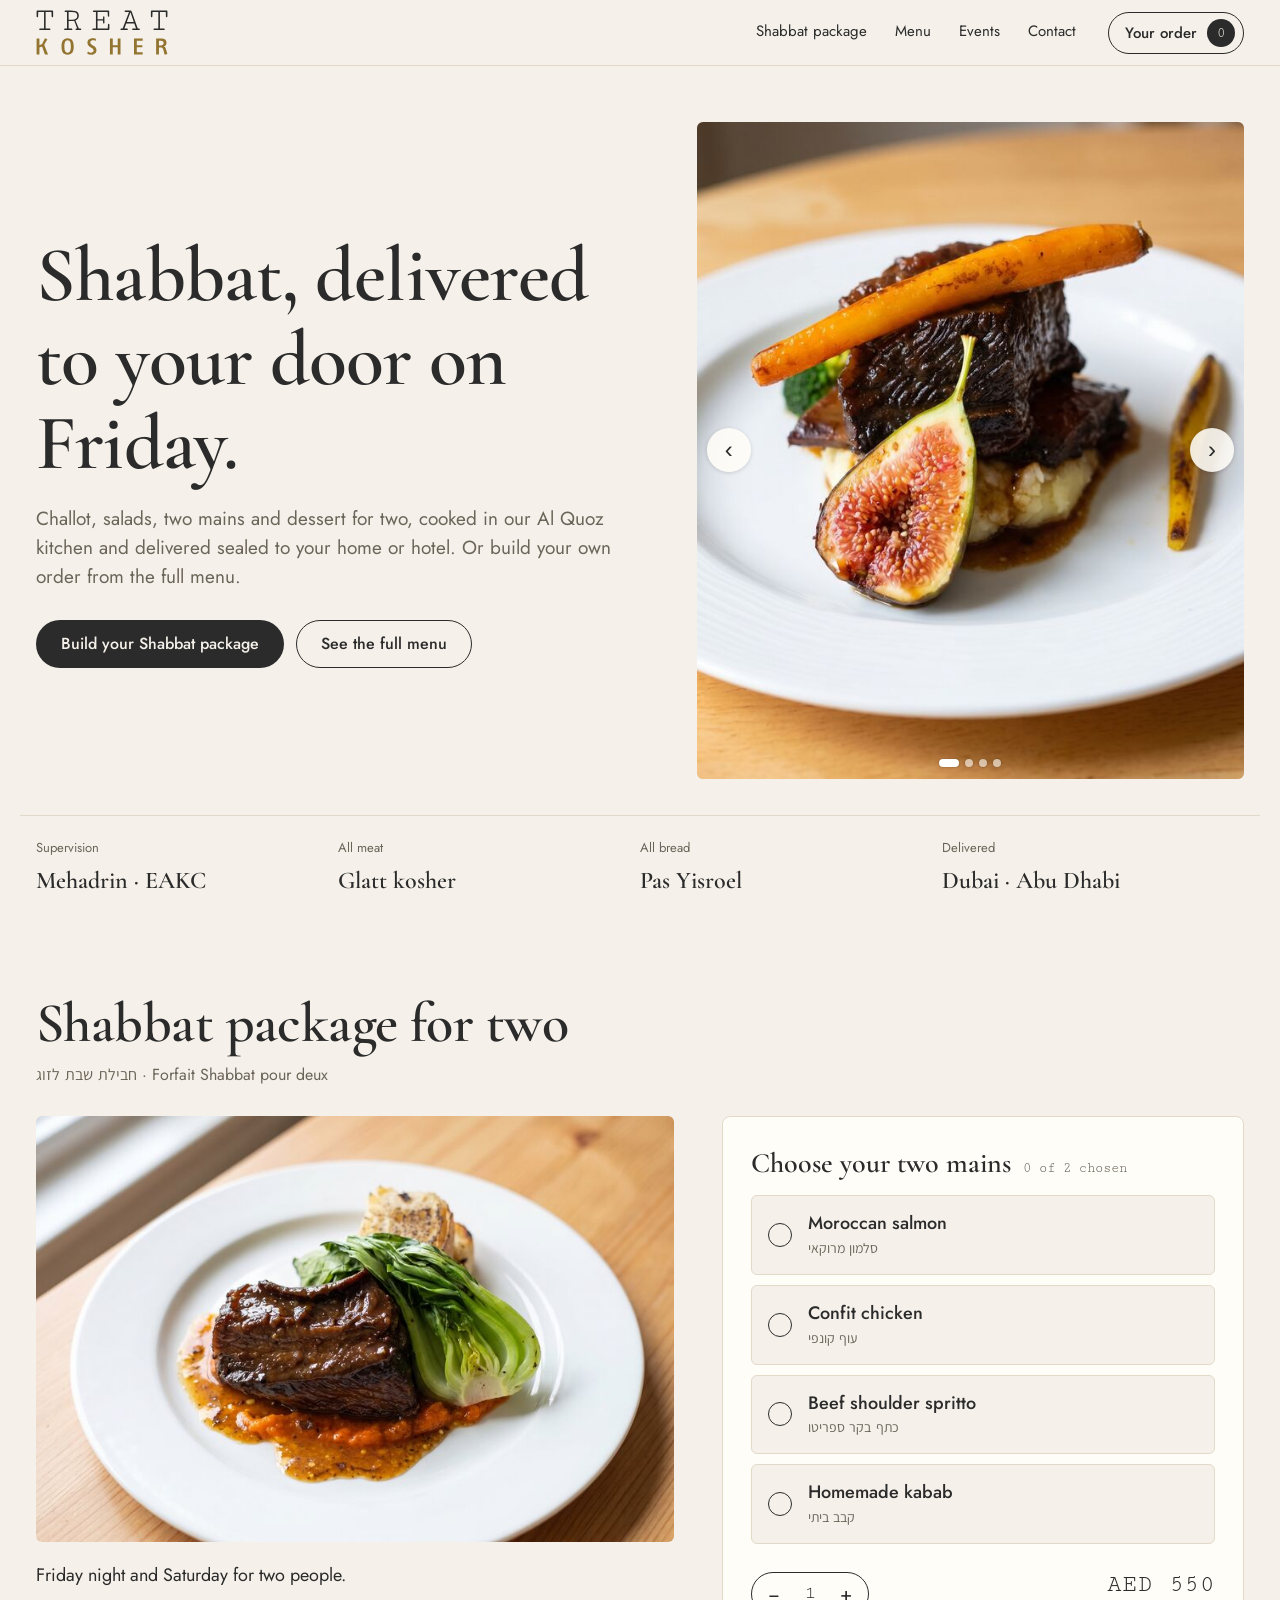
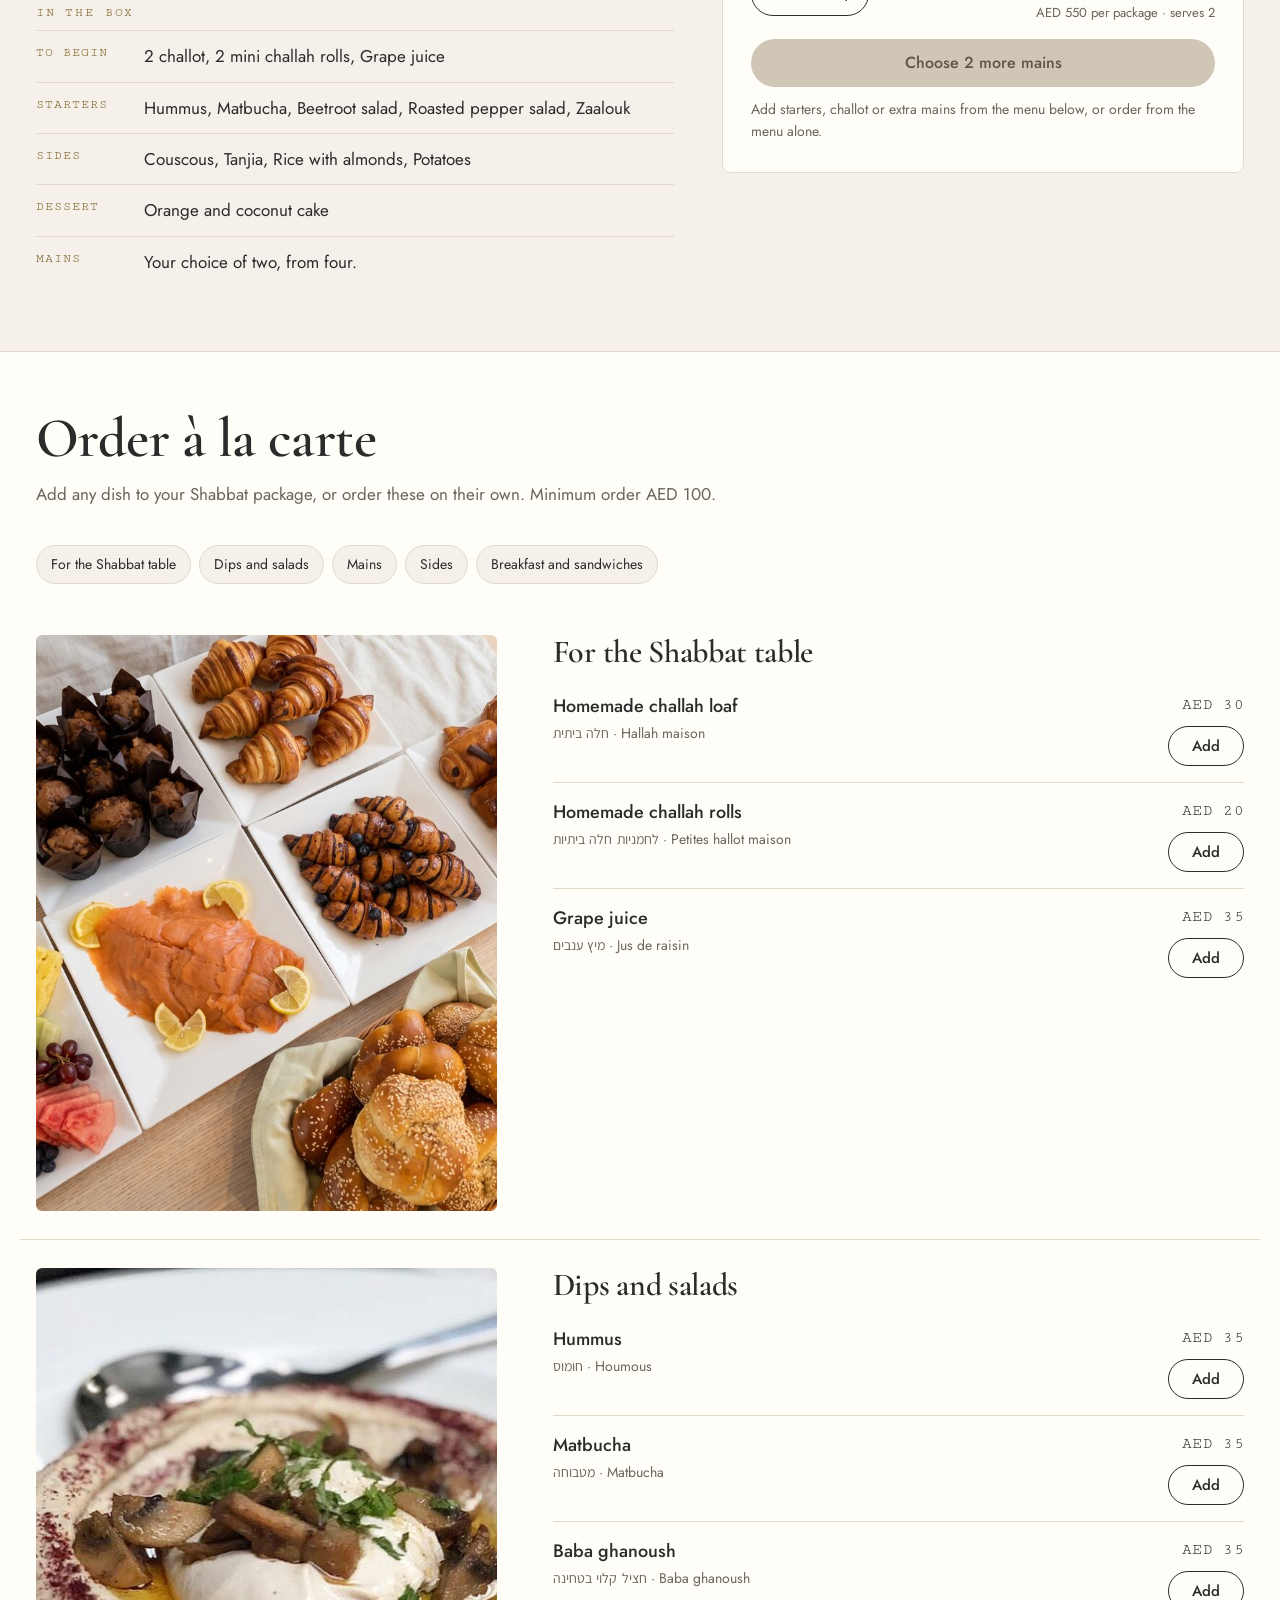
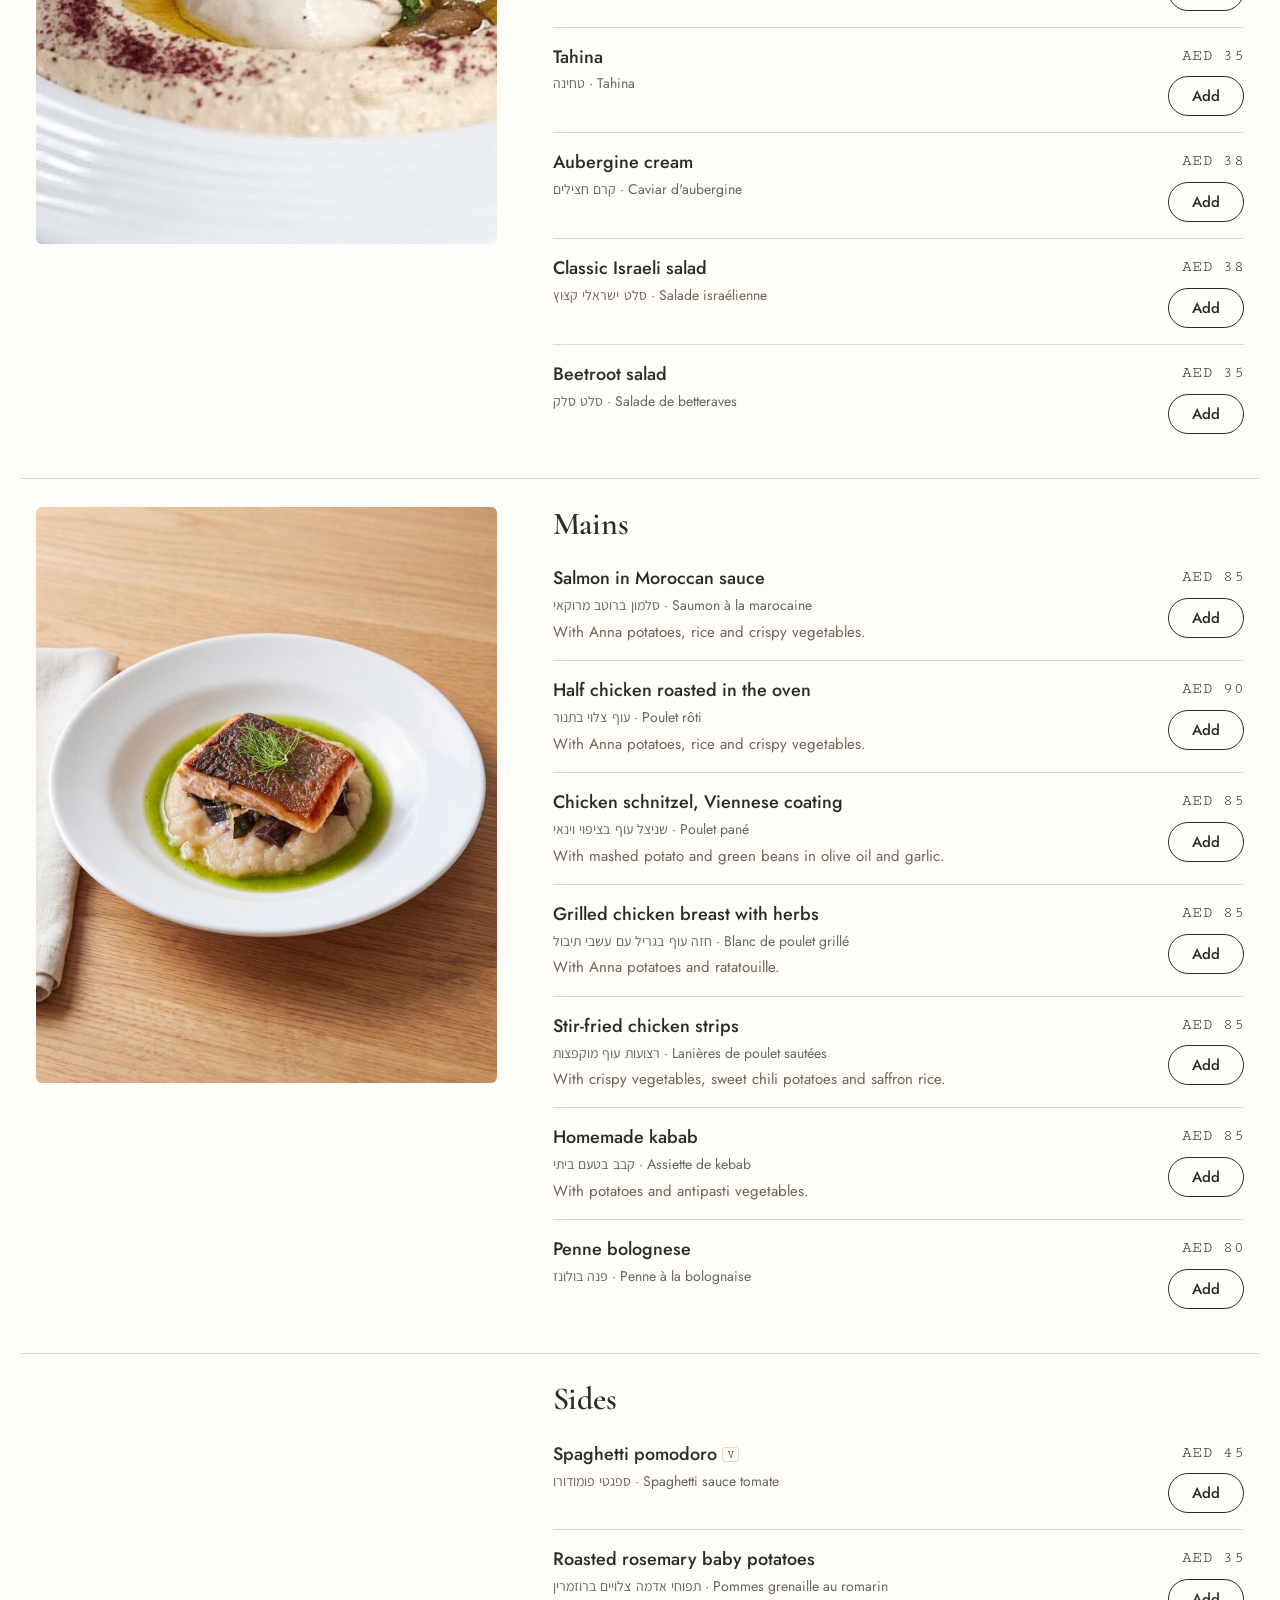
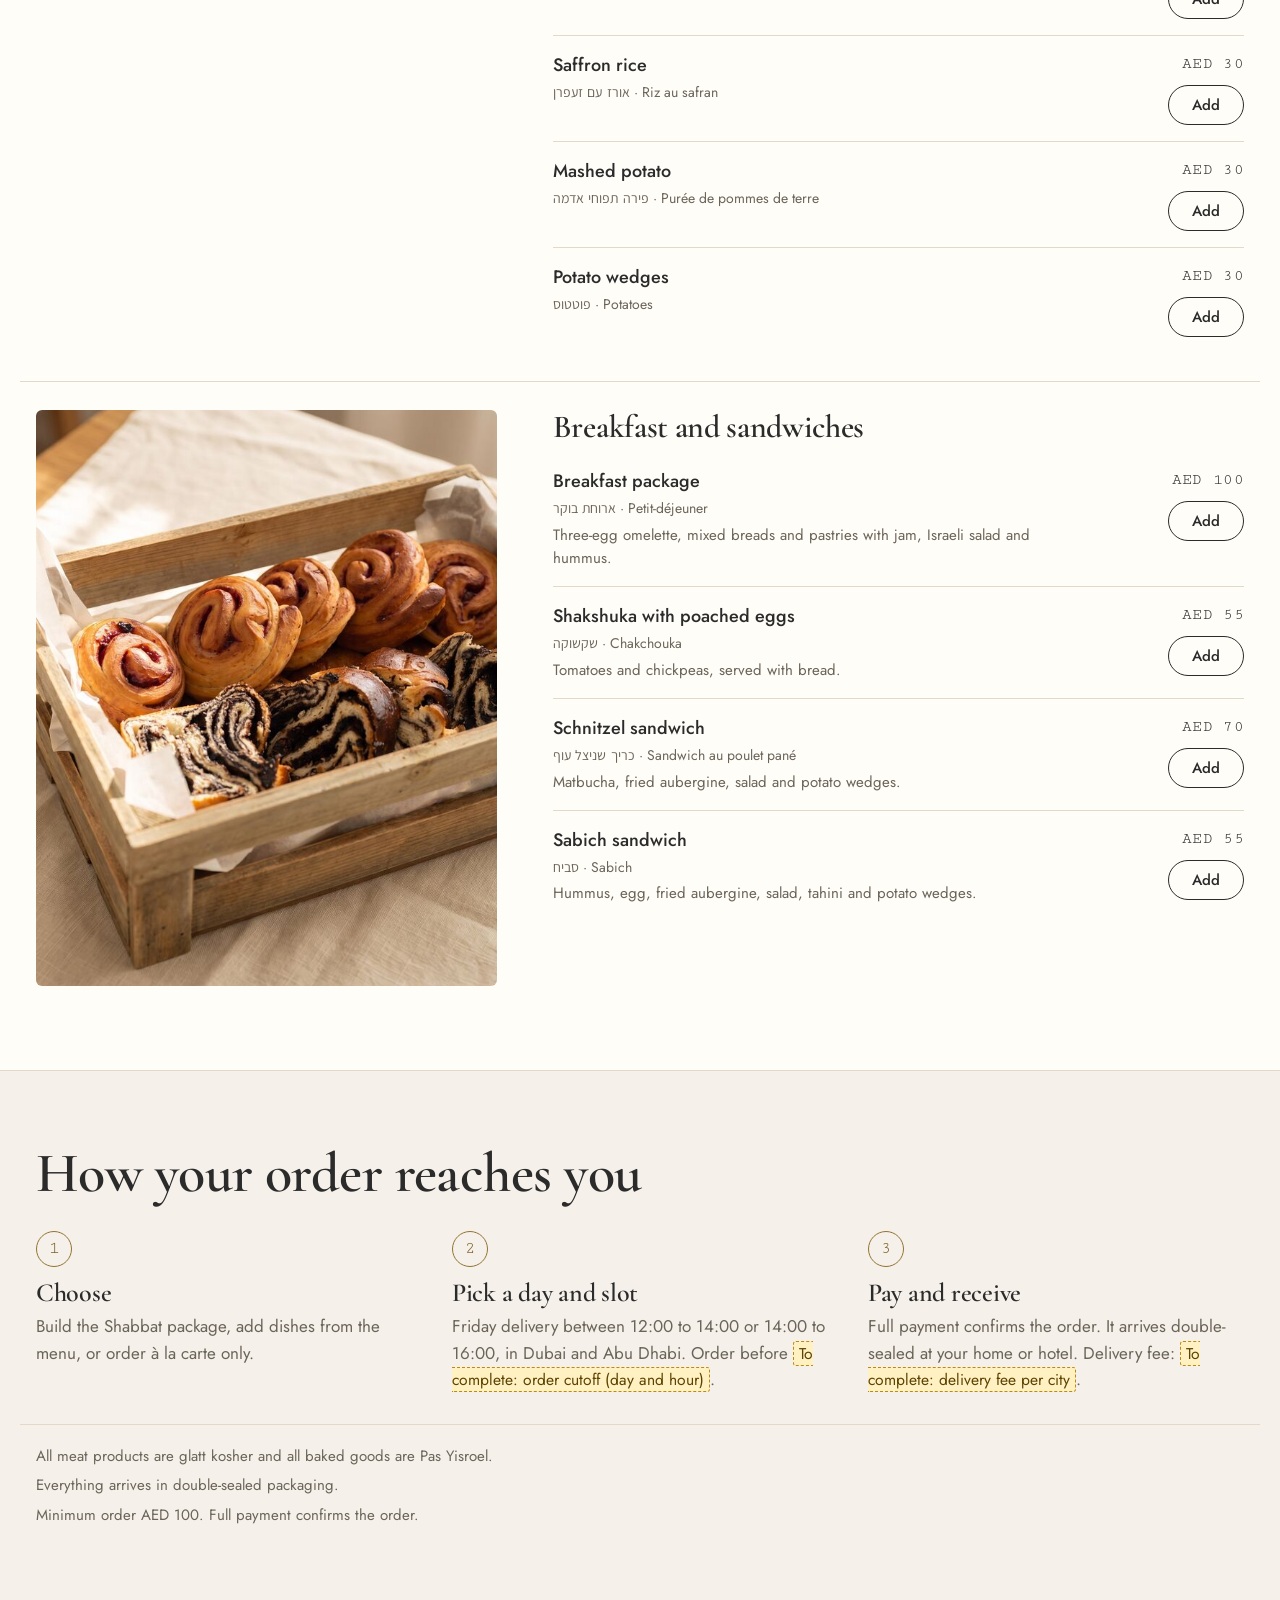
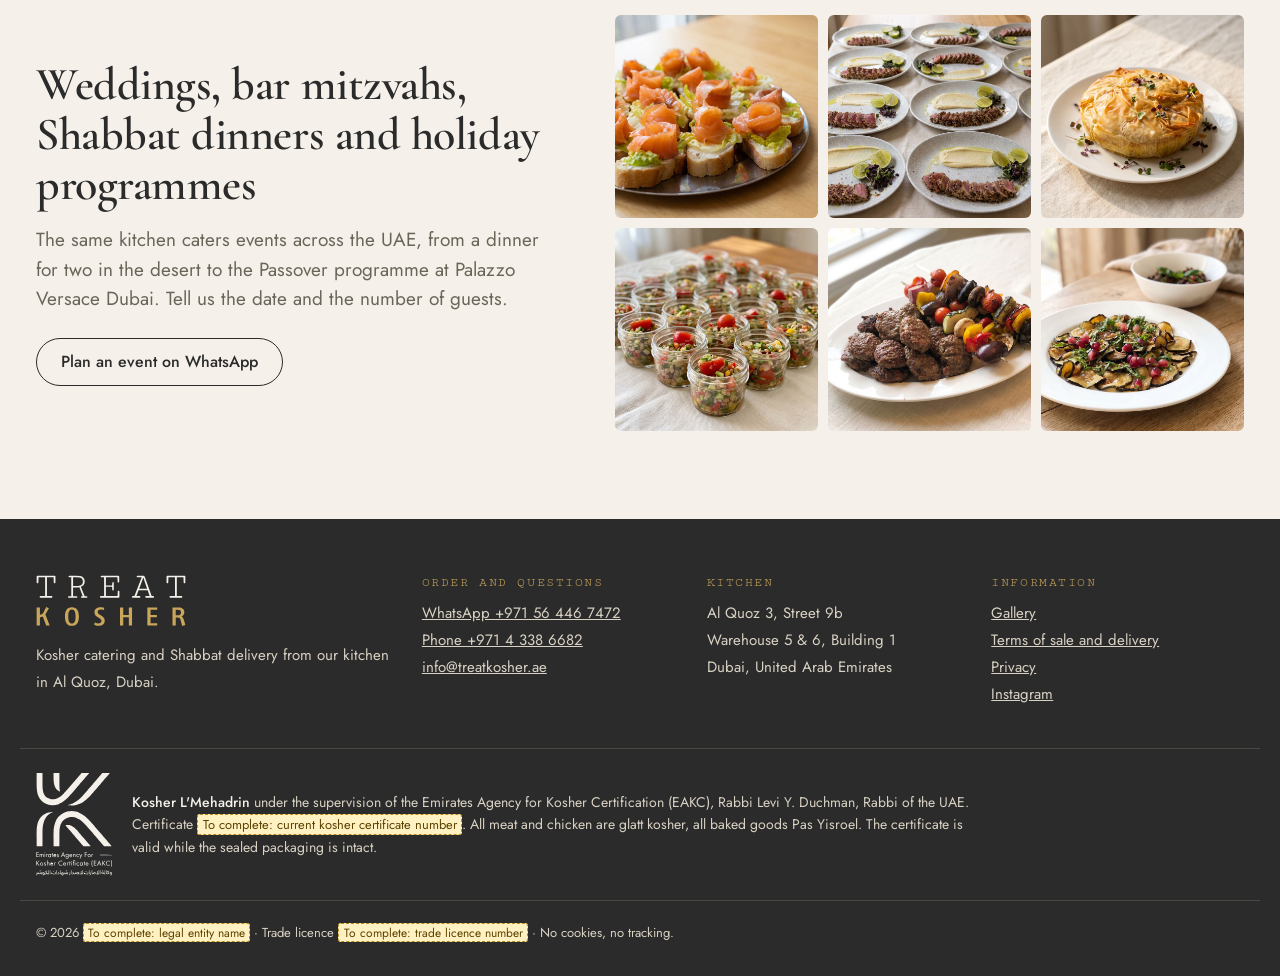
<file: index.html>
<!doctype html>
<html lang="en">
<head>
<meta charset="utf-8">
<meta name="viewport" content="width=device-width, initial-scale=1">
<title>Treat Kosher · Shabbat meals delivered in Dubai and Abu Dhabi</title>
<meta name="description" content="Glatt kosher Shabbat packages and a full menu from Treat Kosher&#39;s kitchen in Al Quoz, delivered on Friday across Dubai and Abu Dhabi.">
<meta property="og:title" content="Treat Kosher · Shabbat meals delivered in Dubai and Abu Dhabi">
<meta property="og:description" content="Glatt kosher Shabbat packages and a full menu from Treat Kosher&#39;s kitchen in Al Quoz, delivered on Friday across Dubai and Abu Dhabi.">
<meta property="og:image" content="photos/short-rib-fig.jpg">
<meta name="theme-color" content="#F5F1EA">
<meta name="robots" content="noindex">
<link rel="icon" href="favicon.svg" type="image/svg+xml">
<link rel="preload" href="fonts/cormorant-garamond-latin-600.woff2" as="font" type="font/woff2" crossorigin>
<link rel="preload" href="fonts/jost-latin-400.woff2" as="font" type="font/woff2" crossorigin>
<style>@font-face{font-family:"Cormorant Garamond";src:url(fonts/cormorant-garamond-latin-500.woff2) format("woff2");font-weight:500;font-style:normal;font-display:swap;}
@font-face{font-family:"Cormorant Garamond";src:url(fonts/cormorant-garamond-latin-600.woff2) format("woff2");font-weight:600;font-style:normal;font-display:swap;}
@font-face{font-family:"Jost";src:url(fonts/jost-latin-400.woff2) format("woff2");font-weight:400;font-style:normal;font-display:swap;}
@font-face{font-family:"Jost";src:url(fonts/jost-latin-500.woff2) format("woff2");font-weight:500;font-style:normal;font-display:swap;}
@font-face{font-family:"Cutive Mono";src:url(fonts/cutive-mono-latin-400.woff2) format("woff2");font-weight:400;font-style:normal;font-display:swap;}
@font-face{font-family:"Assistant";src:url(fonts/assistant-hebrew-400.woff2) format("woff2");font-weight:400;font-style:normal;font-display:swap;unicode-range:U+0590-05FF,U+200C-2010,U+20AA,U+25CC,U+FB1D-FB4F;}
@font-face{font-family:"Assistant";src:url(fonts/assistant-hebrew-600.woff2) format("woff2");font-weight:600;font-style:normal;font-display:swap;unicode-range:U+0590-05FF,U+200C-2010,U+20AA,U+25CC,U+FB1D-FB4F;}
:root{--ink:#2B2B2B;--gold:#937431;--gold-deep:#7A5F24;--paper:#F5F1EA;--surface:#FFFDF8;--line:#E2D9C8;--muted:#6B6459;
--f-display:"Cormorant Garamond",Georgia,serif;--f-body:"Jost","Assistant",system-ui,sans-serif;--f-mono:"Cutive Mono",ui-monospace,monospace;--f-he:"Assistant",system-ui,sans-serif;}</style>
<link rel="stylesheet" href="styles.css">
</head>
<body>
<a class="skip" href="#main">Skip to content</a>
<header class="top">
  <div class="top__in">
    <a class="top__brand" href="#top" aria-label="Treat Kosher, home"><svg class="logo" focusable="false" xmlns="http://www.w3.org/2000/svg" viewBox="-4 -4 918 313" role="img" aria-label="Treat Kosher">
<path class="tk-treat" fill="var(--tk-ink, #333333)" d="M51.878736122971816 9.914602903501276V125.08539709649872H23.979504696840305Q21.327924850555082 125.08539709649872 19.771562766865927 126.5264730999146Q18.21520068317677 127.96754910333048 18.21520068317677 129.9274124679761Q18.21520068317677 132.00256191289498 19.829205807002563 133.5012809564475Q21.443210930828354 135.0 24.21007685738685 135.0H90.61485909479077Q93.38172502134927 135.0 94.93808710503842 133.5012809564475Q96.49444918872759 132.00256191289498 96.49444918872759 129.9274124679761Q96.49444918872759 127.96754910333048 94.99573014517506 126.5264730999146Q93.49701110162255 125.08539709649872 90.84543125533732 125.08539709649872H62.94619982920581V9.914602903501276H103.52690008539709L104.6797608881298 41.157130657557644Q104.79504696840307 43.46285226302305 106.2937660119556 44.78864218616567Q107.79248505550811 46.11443210930828 109.75234842015371 46.11443210930828Q111.94278394534585 46.11443210930828 113.499146029035 44.55807002561913Q115.05550811272416 43.00170794192998 115.05550811272416 40.119555935098205V6.2254483347566065Q115.05550811272416 3.1127241673783033 113.96029035012809 1.5563620836891516Q112.86507258753203 0.0 110.44406490179334 0.0H4.84201537147737Q2.190435525192143 0.0 1.0952177625960715 1.4987190435525122Q0.0 2.9974380871050244 0.0 6.2254483347566065V40.119555935098205Q0.0 43.00170794192998 1.7292912040990611 44.6733561058924Q3.4585824081981222 46.345004269854826 5.649017933390265 46.345004269854826Q7.493595217762596 46.345004269854826 8.877028181041846 45.01921434671221Q10.260461144321095 43.693424423569596 10.375747224594363 41.157130657557644L11.75918018787361 9.914602903501276Z M222.83091374893255 125.5465414175918V72.51494449188728H243.0059777967549Q247.04099060631938 72.51494449188728 253.61229718189583 71.93851409052093Q260.18360375747227 71.36208368915456 261.4517506404782 70.90093936806149L282.20324508966695 125.5465414175918H276.3236549957302Q273.67207514944494 125.5465414175918 272.1733561058924 126.92997438087104Q270.6746370623399 128.3134073441503 270.6746370623399 130.15798462852263Q270.6746370623399 132.11784799316823 272.23099914602903 133.5589239965841Q273.7873612297182 135.0 276.5542271562767 135.0H303.6464560204953Q307.4508966695132 135.0 309.1801878736123 133.61656703672077Q310.90947907771135 132.2331340734415 310.90947907771135 130.15798462852263Q310.90947907771135 128.19812126387703 309.23783091374895 126.8723313407344Q307.56618274978655 125.5465414175918 303.53116994022207 125.5465414175918H293.8471391972673L270.3287788215201 68.36464560204954Q280.58923996584116 64.5602049530316 287.3334756618275 56.77839453458583Q294.0777113578139 48.996584116140056 294.0777113578139 36.66097352690008Q294.0777113578139 21.673783091374887 287.21818958155427 13.661400512382578Q280.35866780529466 5.649017933390269 268.2536293766012 2.8245089666951344Q256.1485909479078 0.0 237.5875320239112 0.0H200.69598633646459Q197.9291204099061 0.0 196.3727583262169 1.4987190435525122Q194.81639624252776 2.9974380871050244 194.81639624252776 5.072587532023903Q194.81639624252776 7.032450896669516 196.3727583262169 8.473526900085396Q197.9291204099061 9.914602903501276 200.5807002561913 9.914602903501276H211.76345004269857V125.5465414175918H197.35269000853972Q194.58582408198123 125.5465414175918 193.08710503842872 126.92997438087104Q191.58838599487618 128.3134073441503 191.58838599487618 130.2732707087959Q191.58838599487618 132.11784799316823 193.14474807856533 133.5589239965841Q194.7011101622545 135.0 197.467976088813 135.0H243.46712211784802Q246.2339880444065 135.0 247.732707087959 133.5589239965841Q249.23142613151154 132.11784799316823 249.23142613151154 130.2732707087959Q249.23142613151154 128.3134073441503 247.732707087959 126.92997438087104Q246.2339880444065 125.5465414175918 243.5824081981213 125.5465414175918ZM237.47224594363792 9.914602903501276Q254.8804440649018 9.914602903501276 264.44918872758325 11.989752348420147Q274.0179333902647 14.064901793339018 278.5140905209223 19.94449188727583Q283.01024765157985 25.824081981212643 283.01024765157985 37.467976088812975Q283.01024765157985 48.42015371477369 277.2459436379163 54.12681468830059Q271.4816396242528 59.83347566182749 261.3941076003416 61.73569598633646Q251.30657557643042 63.637916310845426 235.1665243381725 63.637916310845426H222.83091374893255V9.914602903501276Z M467.5661827497865 39.081981212638766Q465.8368915456874 39.081981212638766 464.5111016225448 40.46541417591801Q463.1853116994022 41.84884713919726 462.9547395388556 44.26985482493595L461.4560204953031 59.60290350128095H423.87275832621685V9.914602903501276H494.08198121263877L495.69598633646456 38.04440649017933Q495.8112724167378 40.119555935098205 497.2523484201537 41.27241673783091Q498.6934244235696 42.42527754056361 500.53800170794193 42.42527754056361Q502.3825789923142 42.42527754056361 503.7660119555935 41.099487617421005Q505.14944491887275 39.7736976942784 505.14944491887275 37.35269000853971V6.2254483347566065Q505.14944491887275 3.343296327924861 503.36251067463706 1.6716481639624305Q501.5755764304013 0.0 498.6934244235696 0.0H397.47224594363786Q394.82066609735267 0.0 393.2643040136635 1.4987190435525122Q391.70794192997437 2.9974380871050244 391.70794192997437 5.072587532023903Q391.70794192997437 7.032450896669516 393.14901793339027 8.473526900085396Q394.5900939368061 9.914602903501276 397.24167378309136 9.914602903501276H412.8052946199829V125.20068317677199H393.2066609735269Q390.55508112724164 125.20068317677199 388.99871904355246 126.64175918018788Q387.44235695986333 128.08283518360375 387.44235695986333 130.04269854824935Q387.44235695986333 132.00256191289498 388.99871904355246 133.5012809564475Q390.55508112724164 135.0 393.32194705380016 135.0H500.0768573868488Q502.9590093936806 135.0 504.7459436379163 133.3859948761742Q506.532877882152 131.77198975234842 506.532877882152 128.88983774551664V97.76259607173355Q506.532877882152 94.8804440649018 505.0918018787361 93.32408198121263Q503.6507258753202 91.76771989752348 501.6908625106746 91.76771989752348Q499.73099914602903 91.76771989752348 498.23228010247647 93.03586678052946Q496.73356105892395 94.30401366353544 496.6182749786507 96.26387702818104L494.7736976942784 125.20068317677199H423.87275832621685V68.4799316823228H461.4560204953031L462.9547395388556 85.54227156276687Q463.0700256191289 87.84799316823228 464.4534585824082 89.1737830913749Q465.8368915456874 90.49957301451751 467.5661827497865 90.49957301451751Q469.4107600341588 90.49957301451751 470.6789069171648 89.00085397096498Q471.94705380017075 87.50213492741247 471.94705380017075 84.6199829205807V45.19214346712212Q471.94705380017075 42.19470538001708 470.6789069171648 40.638343296327925Q469.4107600341588 39.081981212638766 467.5661827497865 39.081981212638766Z M634.8292058070025 130.04269854824935Q634.8292058070025 128.08283518360375 633.2728437233134 126.58411614005124Q631.7164816396242 125.08539709649872 629.064901793339 125.08539709649872H610.734415029889L623.6464560204953 89.80785653287788H679.329632792485L691.665243381725 125.08539709649872H670.2220324508967Q667.5704526046114 125.08539709649872 666.0717335610589 126.5264730999146Q664.5730145175064 127.96754910333048 664.5730145175064 129.9274124679761Q664.5730145175064 132.00256191289498 666.1293766011955 133.5012809564475Q667.6857386848847 135.0 670.4526046114431 135.0H712.6473099914602Q715.2988898377455 135.0 716.8552519214346 133.5012809564475Q718.4116140051237 132.00256191289498 718.4116140051237 129.9274124679761Q718.4116140051237 127.96754910333048 716.9705380017078 126.5264730999146Q715.529461998292 125.08539709649872 712.8778821520068 125.08539709649872H703.7702818104184L662.0367207514944 7.493595217762589Q659.3851409052091 0.0 652.6985482493594 0.0H617.7668659265585Q615.1152860802732 0.0 613.6165670367207 1.4987190435525122Q612.1178479931682 2.9974380871050244 612.1178479931682 4.957301451750652Q612.1178479931682 7.032450896669516 613.6165670367207 8.473526900085396Q615.1152860802732 9.914602903501276 617.8821520068317 9.914602903501276H642.8992314261315L598.5140905209222 125.08539709649872H588.7147736976942Q586.063193851409 125.08539709649872 584.5644748078564 126.58411614005124Q583.065755764304 128.08283518360375 583.065755764304 130.04269854824935Q583.065755764304 132.11784799316823 584.5644748078564 133.5589239965841Q586.063193851409 135.0 588.8300597779676 135.0H628.9496157130657Q631.7164816396242 135.0 633.2728437233134 133.5589239965841Q634.8292058070025 132.11784799316823 634.8292058070025 130.04269854824935ZM652.929120409906 11.413321947053802 675.871050384287 80.23911187019641H627.4508966695132Z M846.8232280102476 9.914602903501276V125.08539709649872H818.923996584116Q816.2724167378308 125.08539709649872 814.7160546541417 126.5264730999146Q813.1596925704525 127.96754910333048 813.1596925704525 129.9274124679761Q813.1596925704525 132.00256191289498 814.7736976942783 133.5012809564475Q816.3877028181041 135.0 819.1545687446626 135.0H885.5593509820666Q888.326216908625 135.0 889.8825789923142 133.5012809564475Q891.4389410760034 132.00256191289498 891.4389410760034 129.9274124679761Q891.4389410760034 127.96754910333048 889.9402220324508 126.5264730999146Q888.4415029888983 125.08539709649872 885.7899231426131 125.08539709649872H857.8906917164816V9.914602903501276H898.4713919726728L899.6242527754056 41.157130657557644Q899.7395388556788 43.46285226302305 901.2382578992313 44.78864218616567Q902.7369769427838 46.11443210930828 904.6968403074295 46.11443210930828Q906.8872758326216 46.11443210930828 908.4436379163108 44.55807002561913Q909.9999999999999 43.00170794192998 909.9999999999999 40.119555935098205V6.2254483347566065Q909.9999999999999 3.1127241673783033 908.9047822374039 1.5563620836891516Q907.8095644748078 0.0 905.3885567890691 0.0H799.7865072587531Q797.1349274124678 0.0 796.0397096498718 1.4987190435525122Q794.9444918872757 2.9974380871050244 794.9444918872757 6.2254483347566065V40.119555935098205Q794.9444918872757 43.00170794192998 796.6737830913748 44.6733561058924Q798.4030742954739 46.345004269854826 800.593509820666 46.345004269854826Q802.4380871050383 46.345004269854826 803.8215200683176 45.01921434671221Q805.2049530315968 43.693424423569596 805.3202391118701 41.157130657557644L806.7036720751494 9.914602903501276Z"/>
<path class="tk-kosher" fill="var(--tk-gold, #937431)" d="M79.82857142857142 305.0 53.271428571428565 238.21428571428572 75.1142857142857 199.87142857142857 58.45714285714286 192.32857142857142 40.857142857142854 227.05714285714288C36.92857142857143 235.07142857142856 28.91428571428571 237.5857142857143 19.8 240.57142857142856V195.0H0.0V305.0H19.8V256.75714285714287L37.871428571428574 250.4714285714286L58.142857142857146 305.0Z M258.5285714285714 249.68571428571428C258.5285714285714 217.4714285714286 247.84285714285716 192.8 215.47142857142856 192.8C183.4142857142857 192.8 173.35714285714286 217.78571428571428 173.35714285714286 249.52857142857144C173.35714285714286 282.37142857142857 183.25714285714287 306.8857142857143 215.94285714285715 306.8857142857143C248.78571428571428 306.8857142857143 258.5285714285714 282.5285714285714 258.5285714285714 249.68571428571428ZM238.25714285714287 249.52857142857144C238.25714285714287 272.9428571428571 234.32857142857142 292.5857142857143 215.94285714285715 292.5857142857143C197.4 292.5857142857143 193.47142857142856 272.9428571428571 193.47142857142856 249.52857142857144C193.47142857142856 226.42857142857144 197.55714285714285 207.10000000000002 215.78571428571428 207.10000000000002C234.0142857142857 207.10000000000002 238.25714285714287 226.42857142857144 238.25714285714287 249.52857142857144Z M416.6428571428571 275.6142857142857C416.6428571428571 241.5142857142857 373.58571428571423 244.34285714285716 373.58571428571423 222.65714285714284C373.58571428571423 211.5 382.8571428571428 207.25714285714287 394.0142857142857 207.25714285714287C403.2857142857142 207.25714285714287 412.5571428571428 210.87142857142857 412.5571428571428 210.87142857142857V196.25714285714287C412.5571428571428 196.25714285714287 402.1857142857142 193.1142857142857 390.8714285714285 193.1142857142857C370.1285714285714 193.1142857142857 353.6285714285714 203.4857142857143 353.6285714285714 224.22857142857143C353.6285714285714 258.1714285714286 396.6857142857142 255.65714285714284 396.6857142857142 277.9714285714286C396.6857142857142 287.87142857142857 388.0428571428571 292.74285714285713 378.1428571428571 292.74285714285713C365.5714285714285 292.74285714285713 356.61428571428564 284.7285714285714 356.61428571428564 284.7285714285714L352.0571428571428 298.4C352.0571428571428 298.4 361.6428571428571 307.2 379.71428571428567 307.2C399.9857142857142 307.2 416.6428571428571 295.72857142857146 416.6428571428571 275.6142857142857Z M583.8714285714286 305.0V195.0H564.2285714285715V240.8857142857143H529.9714285714286V195.0H510.1714285714286V305.0H529.9714285714286V255.18571428571428H564.2285714285715V305.0Z M737.9000000000001 305.0V290.7H697.0428571428572V255.18571428571428H735.5428571428572V240.8857142857143H697.0428571428572V209.3H737.9000000000001V195.0H677.4000000000001V305.0Z M910.0000000000001 302.1714285714286 901.2 271.6857142857143C897.1142857142859 257.7 894.757142857143 252.9857142857143 886.2714285714287 249.37142857142857C886.2714285714287 249.37142857142857 903.8714285714286 244.5 903.8714285714286 223.75714285714287C903.8714285714286 204.42857142857144 890.0428571428572 195.0 870.2428571428572 195.0H831.4285714285716V305.0H851.2285714285715V256.2857142857143H862.857142857143C873.3857142857144 256.2857142857143 878.257142857143 260.37142857142857 880.9285714285716 270.74285714285713L890.6714285714287 307.98571428571427ZM883.757142857143 224.85714285714286C883.757142857143 236.17142857142858 875.9000000000001 242.14285714285714 864.2714285714287 242.14285714285714H851.0714285714287V209.14285714285714H864.2714285714287C875.7428571428572 209.14285714285714 883.757142857143 213.7 883.757142857143 224.85714285714286Z"/>
</svg></a>
    <nav class="top__nav" aria-label="Main">
      <a href="#shabbat">Shabbat package</a>
      <a href="#menu">Menu</a>
      <a href="#events">Events</a>
      <a href="#contact">Contact</a>
    </nav>
    <button class="cartbtn" type="button" data-open-cart aria-label="Your order, 0 items"><span class="cartbtn__label">Your order</span><span class="cartbtn__count" data-cart-count>0</span></button>
  </div>
</header>
<main id="main">
<section class="hero" id="top">
  <div class="hero__text">
    <h1>Shabbat, delivered to your door on Friday.</h1>
    <p class="lead">Challot, salads, two mains and dessert for two, cooked in our Al Quoz kitchen and delivered sealed to your home or hotel. Or build your own order from the full menu.</p>
    <div class="hero__ctas">
      <a class="btn btn--gold" href="#shabbat">Build your Shabbat package</a>
      <a class="btn btn--line" href="#menu">See the full menu</a>
    </div>
  </div>
  <div class="hero__photo hero__carousel" data-carousel aria-roledescription="carousel" aria-label="Our dishes">
    <div class="carousel__track" data-track tabindex="0">
      <figure class="carousel__slide" aria-roledescription="slide" aria-label="1 of 4"><img class="" src="photos/short-rib-fig.jpg" srcset="photos/short-rib-fig-800.jpg 800w, photos/short-rib-fig.jpg 1600w" sizes="(min-width: 960px) 50vw, 100vw" alt="Braised beef short rib on mashed potato with a roasted carrot across it, a fresh fig half and a yellow carrot, on a white plate" fetchpriority="high" decoding="async"></figure>
      <figure class="carousel__slide" aria-roledescription="slide" aria-label="2 of 4"><img class="" src="photos/bakery.jpg" srcset="photos/bakery-800.jpg 800w, photos/bakery.jpg 1600w" sizes="(min-width: 960px) 50vw, 100vw" alt="Trays of croissants, muffins, smoked salmon, sesame challah rolls and fruit" loading="lazy" decoding="async"></figure>
      <figure class="carousel__slide" aria-roledescription="slide" aria-label="3 of 4"><img class="" src="photos/gallery/g-sliders.jpg" srcset="photos/gallery/g-sliders-800.jpg 800w, photos/gallery/g-sliders.jpg 1600w" sizes="(min-width: 960px) 50vw, 100vw" alt="Mini beef burgers lined up on wooden boards" loading="lazy" decoding="async"></figure>
      <figure class="carousel__slide" aria-roledescription="slide" aria-label="4 of 4"><img class="" src="photos/gallery/g-grilled-ribs.jpg" srcset="photos/gallery/g-grilled-ribs-800.jpg 800w, photos/gallery/g-grilled-ribs.jpg 1600w" sizes="(min-width: 960px) 50vw, 100vw" alt="Glazed grilled beef ribs on rocket on a dark slate" loading="lazy" decoding="async"></figure>
    </div>
    <button type="button" class="carousel__btn carousel__prev" data-prev aria-label="Previous photo" hidden>‹</button>
    <button type="button" class="carousel__btn carousel__next" data-next aria-label="Next photo" hidden>›</button>
    <div class="carousel__dots" data-dots></div>
  </div>
</section>
<ul class="facts" aria-label="Our standards">
  <li><span class="facts__label">Supervision</span><span class="facts__value">Mehadrin · EAKC</span></li>
  <li><span class="facts__label">All meat</span><span class="facts__value">Glatt kosher</span></li>
  <li><span class="facts__label">All bread</span><span class="facts__value">Pas Yisroel</span></li>
  <li><span class="facts__label">Delivered</span><span class="facts__value">Dubai · Abu Dhabi</span></li>
</ul>
<section class="pkg" id="shabbat" aria-labelledby="pkg-shabbat-2-title">
  <div class="section-head">
    <h2 id="pkg-shabbat-2-title">Shabbat package for two</h2>
    <p class="section-head__alt"><span lang="he" dir="rtl">חבילת שבת לזוג</span> · <span lang="fr">Forfait Shabbat pour deux</span></p>
  </div>
  <div class="pkg__grid">
    <div class="pkg__menu">
      <figure class="pkg__photo"><img class="" src="photos/braised-beef.jpg" srcset="photos/braised-beef-800.jpg 800w, photos/braised-beef.jpg 1600w" sizes="(min-width: 960px) 40vw, 100vw" alt="Braised beef with bok choy on a carrot purée" loading="lazy" decoding="async"></figure>
      <p class="pkg__summary">Friday night and Saturday for two people.</p>
      <div class="pkg__box">
      <h3 class="pkg__boxh">In the box</h3>
      <dl class="pkg__includes">
        <div><dt>To begin</dt><dd>2 challot, 2 mini challah rolls, Grape juice</dd></div>
        <div><dt>Starters</dt><dd>Hummus, Matbucha, Beetroot salad, Roasted pepper salad, Zaalouk</dd></div>
        <div><dt>Sides</dt><dd>Couscous, Tanjia, Rice with almonds, Potatoes</dd></div>
        <div><dt>Dessert</dt><dd>Orange and coconut cake</dd></div>
        <div><dt>Mains</dt><dd>Your choice of two, from four.</dd></div>
      </dl>
      </div>
    </div>
    <form class="pkg__builder" data-package="shabbat-2" novalidate>
      <fieldset>
        <legend>Choose your two mains <span class="pkg__count" data-pick-status aria-live="polite">0 of 2 chosen</span></legend>
        <div class="choices">
          <label class="choice">
            <input type="checkbox" name="main" value="salmon">
            <span class="choice__box" aria-hidden="true"></span>
            <span class="choice__name">Moroccan salmon</span>
            <span class="choice__he" lang="he" dir="rtl">סלמון מרוקאי</span>
          </label>
          <label class="choice">
            <input type="checkbox" name="main" value="chicken">
            <span class="choice__box" aria-hidden="true"></span>
            <span class="choice__name">Confit chicken</span>
            <span class="choice__he" lang="he" dir="rtl">עוף קונפי</span>
          </label>
          <label class="choice">
            <input type="checkbox" name="main" value="beef">
            <span class="choice__box" aria-hidden="true"></span>
            <span class="choice__name">Beef shoulder spritto</span>
            <span class="choice__he" lang="he" dir="rtl">כתף בקר ספריטו</span>
          </label>
          <label class="choice">
            <input type="checkbox" name="main" value="kabab">
            <span class="choice__box" aria-hidden="true"></span>
            <span class="choice__name">Homemade kabab</span>
            <span class="choice__he" lang="he" dir="rtl">קבב ביתי</span>
          </label>
        </div>
      </fieldset>
      <div class="pkg__buy">
        <div class="stepper" role="group" aria-label="Number of packages">
          <button type="button" data-step="-1" aria-label="One package fewer">−</button>
          <output data-qty aria-live="polite">1</output>
          <button type="button" data-step="1" aria-label="One package more">+</button>
        </div>
        <p class="pkg__price"><span class="price" data-pkg-total>AED 550</span><span class="pkg__per">AED 550 per package · serves 2</span></p>
      </div>
      <button class="btn btn--gold btn--wide" type="submit" data-pkg-add disabled>Choose 2 mains to continue</button>
      <p class="pkg__hint">Add starters, challot or extra mains from the menu below, or order from the menu alone.</p>
    </form>
  </div>
</section>
<section class="menu" id="menu" aria-labelledby="menu-title">
  <div class="section-head">
    <h2 id="menu-title">Order à la carte</h2>
    <p class="section-head__lead">Add any dish to your Shabbat package, or order these on their own. Minimum order AED 100.</p>
  </div>
  <nav class="menu__tabs" aria-label="Menu sections">
    <a href="#cat-shabbat-extras">For the Shabbat table</a>
    <a href="#cat-dips-salads">Dips and salads</a>
    <a href="#cat-mains">Mains</a>
    <a href="#cat-sides">Sides</a>
    <a href="#cat-breakfast">Breakfast and sandwiches</a>
  </nav>
  <div class="cat cat--photo" id="cat-shabbat-extras">
    <figure class="cat__photo"><img class="" src="photos/bakery.jpg" srcset="photos/bakery-800.jpg 800w, photos/bakery.jpg 1600w" sizes="(min-width: 960px) 30vw, 100vw" alt="Croissants, muffins, salmon and sesame bagels laid out on white trays" loading="lazy" decoding="async"></figure>
    <div class="cat__body">
      <h3>For the Shabbat table</h3>
      
      <ul class="items">
        <li class="item" data-item="challah">
          <div class="item__text">
            <p class="item__name">Homemade challah loaf</p>
            <p class="item__alt"><span lang="he" dir="rtl">חלה ביתית</span> · <span lang="fr">Hallah maison</span></p>
            
          </div>
          <div class="item__buy">
            <span class="price">AED 30</span>
            <button class="add" type="button" data-add="challah" aria-label="Add Homemade challah loaf to your order">Add</button>
          </div>
        </li>
        <li class="item" data-item="challah-rolls">
          <div class="item__text">
            <p class="item__name">Homemade challah rolls</p>
            <p class="item__alt"><span lang="he" dir="rtl">לחמניות חלה ביתיות</span> · <span lang="fr">Petites hallot maison</span></p>
            
          </div>
          <div class="item__buy">
            <span class="price">AED 20</span>
            <button class="add" type="button" data-add="challah-rolls" aria-label="Add Homemade challah rolls to your order">Add</button>
          </div>
        </li>
        <li class="item" data-item="grape-juice">
          <div class="item__text">
            <p class="item__name">Grape juice</p>
            <p class="item__alt"><span lang="he" dir="rtl">מיץ ענבים</span> · <span lang="fr">Jus de raisin</span></p>
            
          </div>
          <div class="item__buy">
            <span class="price">AED 35</span>
            <button class="add" type="button" data-add="grape-juice" aria-label="Add Grape juice to your order">Add</button>
          </div>
        </li>
      </ul>
    </div>
  </div>
  <div class="cat cat--photo" id="cat-dips-salads">
    <figure class="cat__photo"><img class="" src="photos/hummus.jpg" srcset="photos/hummus-800.jpg 800w, photos/hummus.jpg 1600w" sizes="(min-width: 960px) 30vw, 100vw" alt="Hummus topped with sautéed mushrooms, tahini, olive oil and sumac" loading="lazy" decoding="async"></figure>
    <div class="cat__body">
      <h3>Dips and salads</h3>
      
      <ul class="items">
        <li class="item" data-item="hummus">
          <div class="item__text">
            <p class="item__name">Hummus</p>
            <p class="item__alt"><span lang="he" dir="rtl">חומוס</span> · <span lang="fr">Houmous</span></p>
            
          </div>
          <div class="item__buy">
            <span class="price">AED 35</span>
            <button class="add" type="button" data-add="hummus" aria-label="Add Hummus to your order">Add</button>
          </div>
        </li>
        <li class="item" data-item="matbucha">
          <div class="item__text">
            <p class="item__name">Matbucha</p>
            <p class="item__alt"><span lang="he" dir="rtl">מטבוחה</span> · <span lang="fr">Matbucha</span></p>
            
          </div>
          <div class="item__buy">
            <span class="price">AED 35</span>
            <button class="add" type="button" data-add="matbucha" aria-label="Add Matbucha to your order">Add</button>
          </div>
        </li>
        <li class="item" data-item="baba-ghanoush">
          <div class="item__text">
            <p class="item__name">Baba ghanoush</p>
            <p class="item__alt"><span lang="he" dir="rtl">חציל קלוי בטחינה</span> · <span lang="fr">Baba ghanoush</span></p>
            
          </div>
          <div class="item__buy">
            <span class="price">AED 35</span>
            <button class="add" type="button" data-add="baba-ghanoush" aria-label="Add Baba ghanoush to your order">Add</button>
          </div>
        </li>
        <li class="item" data-item="tahina">
          <div class="item__text">
            <p class="item__name">Tahina</p>
            <p class="item__alt"><span lang="he" dir="rtl">טחינה</span> · <span lang="fr">Tahina</span></p>
            
          </div>
          <div class="item__buy">
            <span class="price">AED 35</span>
            <button class="add" type="button" data-add="tahina" aria-label="Add Tahina to your order">Add</button>
          </div>
        </li>
        <li class="item" data-item="aubergine-cream">
          <div class="item__text">
            <p class="item__name">Aubergine cream</p>
            <p class="item__alt"><span lang="he" dir="rtl">קרם חצילים</span> · <span lang="fr">Caviar d&#39;aubergine</span></p>
            
          </div>
          <div class="item__buy">
            <span class="price">AED 38</span>
            <button class="add" type="button" data-add="aubergine-cream" aria-label="Add Aubergine cream to your order">Add</button>
          </div>
        </li>
        <li class="item" data-item="israeli-salad">
          <div class="item__text">
            <p class="item__name">Classic Israeli salad</p>
            <p class="item__alt"><span lang="he" dir="rtl">סלט ישראלי קצוץ</span> · <span lang="fr">Salade israélienne</span></p>
            
          </div>
          <div class="item__buy">
            <span class="price">AED 38</span>
            <button class="add" type="button" data-add="israeli-salad" aria-label="Add Classic Israeli salad to your order">Add</button>
          </div>
        </li>
        <li class="item" data-item="beetroot-salad">
          <div class="item__text">
            <p class="item__name">Beetroot salad</p>
            <p class="item__alt"><span lang="he" dir="rtl">סלט סלק</span> · <span lang="fr">Salade de betteraves</span></p>
            
          </div>
          <div class="item__buy">
            <span class="price">AED 35</span>
            <button class="add" type="button" data-add="beetroot-salad" aria-label="Add Beetroot salad to your order">Add</button>
          </div>
        </li>
      </ul>
    </div>
  </div>
  <div class="cat cat--photo" id="cat-mains">
    <figure class="cat__photo"><img class="" src="photos/gallery/g-salmon-fillet.jpg" srcset="photos/gallery/g-salmon-fillet-800.jpg 800w, photos/gallery/g-salmon-fillet.jpg 1600w" sizes="(min-width: 960px) 30vw, 100vw" alt="Pan-seared salmon fillet on a creamy purée with green herb oil" loading="lazy" decoding="async"></figure>
    <div class="cat__body">
      <h3>Mains</h3>
      
      <ul class="items">
        <li class="item" data-item="salmon-moroccan">
          <div class="item__text">
            <p class="item__name">Salmon in Moroccan sauce</p>
            <p class="item__alt"><span lang="he" dir="rtl">סלמון ברוטב מרוקאי</span> · <span lang="fr">Saumon à la marocaine</span></p>
            <p class="item__detail">With Anna potatoes, rice and crispy vegetables.</p>
          </div>
          <div class="item__buy">
            <span class="price">AED 85</span>
            <button class="add" type="button" data-add="salmon-moroccan" aria-label="Add Salmon in Moroccan sauce to your order">Add</button>
          </div>
        </li>
        <li class="item" data-item="half-chicken">
          <div class="item__text">
            <p class="item__name">Half chicken roasted in the oven</p>
            <p class="item__alt"><span lang="he" dir="rtl">עוף צלוי בתנור</span> · <span lang="fr">Poulet rôti</span></p>
            <p class="item__detail">With Anna potatoes, rice and crispy vegetables.</p>
          </div>
          <div class="item__buy">
            <span class="price">AED 90</span>
            <button class="add" type="button" data-add="half-chicken" aria-label="Add Half chicken roasted in the oven to your order">Add</button>
          </div>
        </li>
        <li class="item" data-item="schnitzel">
          <div class="item__text">
            <p class="item__name">Chicken schnitzel, Viennese coating</p>
            <p class="item__alt"><span lang="he" dir="rtl">שניצל עוף בציפוי וינאי</span> · <span lang="fr">Poulet pané</span></p>
            <p class="item__detail">With mashed potato and green beans in olive oil and garlic.</p>
          </div>
          <div class="item__buy">
            <span class="price">AED 85</span>
            <button class="add" type="button" data-add="schnitzel" aria-label="Add Chicken schnitzel, Viennese coating to your order">Add</button>
          </div>
        </li>
        <li class="item" data-item="grilled-chicken">
          <div class="item__text">
            <p class="item__name">Grilled chicken breast with herbs</p>
            <p class="item__alt"><span lang="he" dir="rtl">חזה עוף בגריל עם עשבי תיבול</span> · <span lang="fr">Blanc de poulet grillé</span></p>
            <p class="item__detail">With Anna potatoes and ratatouille.</p>
          </div>
          <div class="item__buy">
            <span class="price">AED 85</span>
            <button class="add" type="button" data-add="grilled-chicken" aria-label="Add Grilled chicken breast with herbs to your order">Add</button>
          </div>
        </li>
        <li class="item" data-item="chicken-stirfry">
          <div class="item__text">
            <p class="item__name">Stir-fried chicken strips</p>
            <p class="item__alt"><span lang="he" dir="rtl">רצועות עוף מוקפצות</span> · <span lang="fr">Lanières de poulet sautées</span></p>
            <p class="item__detail">With crispy vegetables, sweet chili potatoes and saffron rice.</p>
          </div>
          <div class="item__buy">
            <span class="price">AED 85</span>
            <button class="add" type="button" data-add="chicken-stirfry" aria-label="Add Stir-fried chicken strips to your order">Add</button>
          </div>
        </li>
        <li class="item" data-item="kabab">
          <div class="item__text">
            <p class="item__name">Homemade kabab</p>
            <p class="item__alt"><span lang="he" dir="rtl">קבב בטעם ביתי</span> · <span lang="fr">Assiette de kebab</span></p>
            <p class="item__detail">With potatoes and antipasti vegetables.</p>
          </div>
          <div class="item__buy">
            <span class="price">AED 85</span>
            <button class="add" type="button" data-add="kabab" aria-label="Add Homemade kabab to your order">Add</button>
          </div>
        </li>
        <li class="item" data-item="penne-bolognese">
          <div class="item__text">
            <p class="item__name">Penne bolognese</p>
            <p class="item__alt"><span lang="he" dir="rtl">פנה בולונז</span> · <span lang="fr">Penne à la bolognaise</span></p>
            
          </div>
          <div class="item__buy">
            <span class="price">AED 80</span>
            <button class="add" type="button" data-add="penne-bolognese" aria-label="Add Penne bolognese to your order">Add</button>
          </div>
        </li>
      </ul>
    </div>
  </div>
  <div class="cat" id="cat-sides">
    
    <div class="cat__body">
      <h3>Sides</h3>
      
      <ul class="items">
        <li class="item" data-item="spaghetti-pomodoro">
          <div class="item__text">
            <p class="item__name">Spaghetti pomodoro <abbr class="tag" title="Vegetarian">V</abbr></p>
            <p class="item__alt"><span lang="he" dir="rtl">ספגטי פומודורו</span> · <span lang="fr">Spaghetti sauce tomate</span></p>
            
          </div>
          <div class="item__buy">
            <span class="price">AED 45</span>
            <button class="add" type="button" data-add="spaghetti-pomodoro" aria-label="Add Spaghetti pomodoro to your order">Add</button>
          </div>
        </li>
        <li class="item" data-item="baby-potatoes">
          <div class="item__text">
            <p class="item__name">Roasted rosemary baby potatoes</p>
            <p class="item__alt"><span lang="he" dir="rtl">תפוחי אדמה צלויים ברוזמרין</span> · <span lang="fr">Pommes grenaille au romarin</span></p>
            
          </div>
          <div class="item__buy">
            <span class="price">AED 35</span>
            <button class="add" type="button" data-add="baby-potatoes" aria-label="Add Roasted rosemary baby potatoes to your order">Add</button>
          </div>
        </li>
        <li class="item" data-item="saffron-rice">
          <div class="item__text">
            <p class="item__name">Saffron rice</p>
            <p class="item__alt"><span lang="he" dir="rtl">אורז עם זעפרן</span> · <span lang="fr">Riz au safran</span></p>
            
          </div>
          <div class="item__buy">
            <span class="price">AED 30</span>
            <button class="add" type="button" data-add="saffron-rice" aria-label="Add Saffron rice to your order">Add</button>
          </div>
        </li>
        <li class="item" data-item="mashed-potato">
          <div class="item__text">
            <p class="item__name">Mashed potato</p>
            <p class="item__alt"><span lang="he" dir="rtl">פירה תפוחי אדמה</span> · <span lang="fr">Purée de pommes de terre</span></p>
            
          </div>
          <div class="item__buy">
            <span class="price">AED 30</span>
            <button class="add" type="button" data-add="mashed-potato" aria-label="Add Mashed potato to your order">Add</button>
          </div>
        </li>
        <li class="item" data-item="potato-wedges">
          <div class="item__text">
            <p class="item__name">Potato wedges</p>
            <p class="item__alt"><span lang="he" dir="rtl">פוטטוס</span> · <span lang="fr">Potatoes</span></p>
            
          </div>
          <div class="item__buy">
            <span class="price">AED 30</span>
            <button class="add" type="button" data-add="potato-wedges" aria-label="Add Potato wedges to your order">Add</button>
          </div>
        </li>
      </ul>
    </div>
  </div>
  <div class="cat cat--photo" id="cat-breakfast">
    <figure class="cat__photo"><img class="" src="photos/pastries.jpg" srcset="photos/pastries-800.jpg 800w, photos/pastries.jpg 1600w" sizes="(min-width: 960px) 30vw, 100vw" alt="Jam swirl buns and slices of poppy seed roll in a wooden crate" loading="lazy" decoding="async"></figure>
    <div class="cat__body">
      <h3>Breakfast and sandwiches</h3>
      
      <ul class="items">
        <li class="item" data-item="breakfast-package">
          <div class="item__text">
            <p class="item__name">Breakfast package</p>
            <p class="item__alt"><span lang="he" dir="rtl">ארוחת בוקר</span> · <span lang="fr">Petit-déjeuner</span></p>
            <p class="item__detail">Three-egg omelette, mixed breads and pastries with jam, Israeli salad and hummus.</p>
          </div>
          <div class="item__buy">
            <span class="price">AED 100</span>
            <button class="add" type="button" data-add="breakfast-package" aria-label="Add Breakfast package to your order">Add</button>
          </div>
        </li>
        <li class="item" data-item="shakshuka">
          <div class="item__text">
            <p class="item__name">Shakshuka with poached eggs</p>
            <p class="item__alt"><span lang="he" dir="rtl">שקשוקה</span> · <span lang="fr">Chakchouka</span></p>
            <p class="item__detail">Tomatoes and chickpeas, served with bread.</p>
          </div>
          <div class="item__buy">
            <span class="price">AED 55</span>
            <button class="add" type="button" data-add="shakshuka" aria-label="Add Shakshuka with poached eggs to your order">Add</button>
          </div>
        </li>
        <li class="item" data-item="schnitzel-sandwich">
          <div class="item__text">
            <p class="item__name">Schnitzel sandwich</p>
            <p class="item__alt"><span lang="he" dir="rtl">כריך שניצל עוף</span> · <span lang="fr">Sandwich au poulet pané</span></p>
            <p class="item__detail">Matbucha, fried aubergine, salad and potato wedges.</p>
          </div>
          <div class="item__buy">
            <span class="price">AED 70</span>
            <button class="add" type="button" data-add="schnitzel-sandwich" aria-label="Add Schnitzel sandwich to your order">Add</button>
          </div>
        </li>
        <li class="item" data-item="sabich">
          <div class="item__text">
            <p class="item__name">Sabich sandwich</p>
            <p class="item__alt"><span lang="he" dir="rtl">סביח</span> · <span lang="fr">Sabich</span></p>
            <p class="item__detail">Hummus, egg, fried aubergine, salad, tahini and potato wedges.</p>
          </div>
          <div class="item__buy">
            <span class="price">AED 55</span>
            <button class="add" type="button" data-add="sabich" aria-label="Add Sabich sandwich to your order">Add</button>
          </div>
        </li>
      </ul>
    </div>
  </div>
</section>
<section class="how" aria-labelledby="how-title">
  <div class="section-head">
    <h2 id="how-title">How your order reaches you</h2>
  </div>
  <ol class="how__steps">
    <li><span class="how__n">1</span><h3>Choose</h3><p>Build the Shabbat package, add dishes from the menu, or order à la carte only.</p></li>
    <li><span class="how__n">2</span><h3>Pick a day and slot</h3><p>Friday delivery between 12:00 to 14:00 or 14:00 to 16:00, in Dubai and Abu Dhabi. Order before <span class="todo" data-todo="order cutoff (day and hour)">To complete: order cutoff (day and hour)</span>.</p></li>
    <li><span class="how__n">3</span><h3>Pay and receive</h3><p>Full payment confirms the order. It arrives double-sealed at your home or hotel. Delivery fee: <span class="todo" data-todo="delivery fee per city">To complete: delivery fee per city</span>.</p></li>
  </ol>
  <ul class="how__notes"><li>All meat products are glatt kosher and all baked goods are Pas Yisroel.</li><li>Everything arrives in double-sealed packaging.</li><li>Minimum order AED 100. Full payment confirms the order.</li></ul>
</section>
<section class="events" id="events" aria-labelledby="events-title">
  <div class="events__text">
    <h2 id="events-title">Weddings, bar mitzvahs, Shabbat dinners and holiday programmes</h2>
    <p class="lead">The same kitchen caters events across the UAE, from a dinner for two in the desert to the Passover programme at Palazzo Versace Dubai. Tell us the date and the number of guests.</p>
    <a class="btn btn--line" href="https://wa.me/971564467472?text=Hello%20Treat%20Kosher%2C%20I%20would%20like%20to%20plan%20an%20event." rel="noopener">Plan an event on WhatsApp</a>
  </div>
  <div class="events__grid">
    <figure><img class="" src="photos/salmon-canapes.jpg" srcset="photos/salmon-canapes-800.jpg 800w, photos/salmon-canapes.jpg 1600w" sizes="(min-width: 960px) 22vw, 50vw" alt="Smoked salmon rosettes on toasts with lettuce" loading="lazy" decoding="async"></figure>
    <figure><img class="" src="photos/seared-beef.jpg" srcset="photos/seared-beef-800.jpg 800w, photos/seared-beef.jpg 1600w" sizes="(min-width: 960px) 22vw, 50vw" alt="Plates of sesame-crusted seared tuna with lime and a pale purée, laid out in rows" loading="lazy" decoding="async"></figure>
    <figure><img class="" src="photos/pastilla.jpg" srcset="photos/pastilla-800.jpg 800w, photos/pastilla.jpg 1600w" sizes="(min-width: 960px) 22vw, 50vw" alt="A golden filo pastilla topped with micro herbs" loading="lazy" decoding="async"></figure>
    <figure><img class="" src="photos/salad-jars.jpg" srcset="photos/salad-jars-800.jpg 800w, photos/salad-jars.jpg 1600w" sizes="(min-width: 960px) 22vw, 50vw" alt="Rows of chopped salad served in small glass jars" loading="lazy" decoding="async"></figure>
    <figure><img class="" src="photos/kabab-grill.jpg" srcset="photos/kabab-grill-800.jpg 800w, photos/kabab-grill.jpg 1600w" sizes="(min-width: 960px) 22vw, 50vw" alt="A platter of grilled kababs with skewers of peppers, mushrooms, courgette and tomatoes" loading="lazy" decoding="async"></figure>
    <figure><img class="" src="photos/aubergine.jpg" srcset="photos/aubergine-800.jpg 800w, photos/aubergine.jpg 1600w" sizes="(min-width: 960px) 22vw, 50vw" alt="Roasted aubergine slices with pomegranate seeds and fresh herbs on a white plate" loading="lazy" decoding="async"></figure>
  </div>
</section>
</main>
<footer class="foot" id="contact">
  <div class="foot__in">
    <div class="foot__brand"><svg class="logo" focusable="false" xmlns="http://www.w3.org/2000/svg" viewBox="-4 -4 918 313" role="img" aria-label="Treat Kosher">
<path class="tk-treat" fill="var(--tk-ink, #333333)" d="M51.878736122971816 9.914602903501276V125.08539709649872H23.979504696840305Q21.327924850555082 125.08539709649872 19.771562766865927 126.5264730999146Q18.21520068317677 127.96754910333048 18.21520068317677 129.9274124679761Q18.21520068317677 132.00256191289498 19.829205807002563 133.5012809564475Q21.443210930828354 135.0 24.21007685738685 135.0H90.61485909479077Q93.38172502134927 135.0 94.93808710503842 133.5012809564475Q96.49444918872759 132.00256191289498 96.49444918872759 129.9274124679761Q96.49444918872759 127.96754910333048 94.99573014517506 126.5264730999146Q93.49701110162255 125.08539709649872 90.84543125533732 125.08539709649872H62.94619982920581V9.914602903501276H103.52690008539709L104.6797608881298 41.157130657557644Q104.79504696840307 43.46285226302305 106.2937660119556 44.78864218616567Q107.79248505550811 46.11443210930828 109.75234842015371 46.11443210930828Q111.94278394534585 46.11443210930828 113.499146029035 44.55807002561913Q115.05550811272416 43.00170794192998 115.05550811272416 40.119555935098205V6.2254483347566065Q115.05550811272416 3.1127241673783033 113.96029035012809 1.5563620836891516Q112.86507258753203 0.0 110.44406490179334 0.0H4.84201537147737Q2.190435525192143 0.0 1.0952177625960715 1.4987190435525122Q0.0 2.9974380871050244 0.0 6.2254483347566065V40.119555935098205Q0.0 43.00170794192998 1.7292912040990611 44.6733561058924Q3.4585824081981222 46.345004269854826 5.649017933390265 46.345004269854826Q7.493595217762596 46.345004269854826 8.877028181041846 45.01921434671221Q10.260461144321095 43.693424423569596 10.375747224594363 41.157130657557644L11.75918018787361 9.914602903501276Z M222.83091374893255 125.5465414175918V72.51494449188728H243.0059777967549Q247.04099060631938 72.51494449188728 253.61229718189583 71.93851409052093Q260.18360375747227 71.36208368915456 261.4517506404782 70.90093936806149L282.20324508966695 125.5465414175918H276.3236549957302Q273.67207514944494 125.5465414175918 272.1733561058924 126.92997438087104Q270.6746370623399 128.3134073441503 270.6746370623399 130.15798462852263Q270.6746370623399 132.11784799316823 272.23099914602903 133.5589239965841Q273.7873612297182 135.0 276.5542271562767 135.0H303.6464560204953Q307.4508966695132 135.0 309.1801878736123 133.61656703672077Q310.90947907771135 132.2331340734415 310.90947907771135 130.15798462852263Q310.90947907771135 128.19812126387703 309.23783091374895 126.8723313407344Q307.56618274978655 125.5465414175918 303.53116994022207 125.5465414175918H293.8471391972673L270.3287788215201 68.36464560204954Q280.58923996584116 64.5602049530316 287.3334756618275 56.77839453458583Q294.0777113578139 48.996584116140056 294.0777113578139 36.66097352690008Q294.0777113578139 21.673783091374887 287.21818958155427 13.661400512382578Q280.35866780529466 5.649017933390269 268.2536293766012 2.8245089666951344Q256.1485909479078 0.0 237.5875320239112 0.0H200.69598633646459Q197.9291204099061 0.0 196.3727583262169 1.4987190435525122Q194.81639624252776 2.9974380871050244 194.81639624252776 5.072587532023903Q194.81639624252776 7.032450896669516 196.3727583262169 8.473526900085396Q197.9291204099061 9.914602903501276 200.5807002561913 9.914602903501276H211.76345004269857V125.5465414175918H197.35269000853972Q194.58582408198123 125.5465414175918 193.08710503842872 126.92997438087104Q191.58838599487618 128.3134073441503 191.58838599487618 130.2732707087959Q191.58838599487618 132.11784799316823 193.14474807856533 133.5589239965841Q194.7011101622545 135.0 197.467976088813 135.0H243.46712211784802Q246.2339880444065 135.0 247.732707087959 133.5589239965841Q249.23142613151154 132.11784799316823 249.23142613151154 130.2732707087959Q249.23142613151154 128.3134073441503 247.732707087959 126.92997438087104Q246.2339880444065 125.5465414175918 243.5824081981213 125.5465414175918ZM237.47224594363792 9.914602903501276Q254.8804440649018 9.914602903501276 264.44918872758325 11.989752348420147Q274.0179333902647 14.064901793339018 278.5140905209223 19.94449188727583Q283.01024765157985 25.824081981212643 283.01024765157985 37.467976088812975Q283.01024765157985 48.42015371477369 277.2459436379163 54.12681468830059Q271.4816396242528 59.83347566182749 261.3941076003416 61.73569598633646Q251.30657557643042 63.637916310845426 235.1665243381725 63.637916310845426H222.83091374893255V9.914602903501276Z M467.5661827497865 39.081981212638766Q465.8368915456874 39.081981212638766 464.5111016225448 40.46541417591801Q463.1853116994022 41.84884713919726 462.9547395388556 44.26985482493595L461.4560204953031 59.60290350128095H423.87275832621685V9.914602903501276H494.08198121263877L495.69598633646456 38.04440649017933Q495.8112724167378 40.119555935098205 497.2523484201537 41.27241673783091Q498.6934244235696 42.42527754056361 500.53800170794193 42.42527754056361Q502.3825789923142 42.42527754056361 503.7660119555935 41.099487617421005Q505.14944491887275 39.7736976942784 505.14944491887275 37.35269000853971V6.2254483347566065Q505.14944491887275 3.343296327924861 503.36251067463706 1.6716481639624305Q501.5755764304013 0.0 498.6934244235696 0.0H397.47224594363786Q394.82066609735267 0.0 393.2643040136635 1.4987190435525122Q391.70794192997437 2.9974380871050244 391.70794192997437 5.072587532023903Q391.70794192997437 7.032450896669516 393.14901793339027 8.473526900085396Q394.5900939368061 9.914602903501276 397.24167378309136 9.914602903501276H412.8052946199829V125.20068317677199H393.2066609735269Q390.55508112724164 125.20068317677199 388.99871904355246 126.64175918018788Q387.44235695986333 128.08283518360375 387.44235695986333 130.04269854824935Q387.44235695986333 132.00256191289498 388.99871904355246 133.5012809564475Q390.55508112724164 135.0 393.32194705380016 135.0H500.0768573868488Q502.9590093936806 135.0 504.7459436379163 133.3859948761742Q506.532877882152 131.77198975234842 506.532877882152 128.88983774551664V97.76259607173355Q506.532877882152 94.8804440649018 505.0918018787361 93.32408198121263Q503.6507258753202 91.76771989752348 501.6908625106746 91.76771989752348Q499.73099914602903 91.76771989752348 498.23228010247647 93.03586678052946Q496.73356105892395 94.30401366353544 496.6182749786507 96.26387702818104L494.7736976942784 125.20068317677199H423.87275832621685V68.4799316823228H461.4560204953031L462.9547395388556 85.54227156276687Q463.0700256191289 87.84799316823228 464.4534585824082 89.1737830913749Q465.8368915456874 90.49957301451751 467.5661827497865 90.49957301451751Q469.4107600341588 90.49957301451751 470.6789069171648 89.00085397096498Q471.94705380017075 87.50213492741247 471.94705380017075 84.6199829205807V45.19214346712212Q471.94705380017075 42.19470538001708 470.6789069171648 40.638343296327925Q469.4107600341588 39.081981212638766 467.5661827497865 39.081981212638766Z M634.8292058070025 130.04269854824935Q634.8292058070025 128.08283518360375 633.2728437233134 126.58411614005124Q631.7164816396242 125.08539709649872 629.064901793339 125.08539709649872H610.734415029889L623.6464560204953 89.80785653287788H679.329632792485L691.665243381725 125.08539709649872H670.2220324508967Q667.5704526046114 125.08539709649872 666.0717335610589 126.5264730999146Q664.5730145175064 127.96754910333048 664.5730145175064 129.9274124679761Q664.5730145175064 132.00256191289498 666.1293766011955 133.5012809564475Q667.6857386848847 135.0 670.4526046114431 135.0H712.6473099914602Q715.2988898377455 135.0 716.8552519214346 133.5012809564475Q718.4116140051237 132.00256191289498 718.4116140051237 129.9274124679761Q718.4116140051237 127.96754910333048 716.9705380017078 126.5264730999146Q715.529461998292 125.08539709649872 712.8778821520068 125.08539709649872H703.7702818104184L662.0367207514944 7.493595217762589Q659.3851409052091 0.0 652.6985482493594 0.0H617.7668659265585Q615.1152860802732 0.0 613.6165670367207 1.4987190435525122Q612.1178479931682 2.9974380871050244 612.1178479931682 4.957301451750652Q612.1178479931682 7.032450896669516 613.6165670367207 8.473526900085396Q615.1152860802732 9.914602903501276 617.8821520068317 9.914602903501276H642.8992314261315L598.5140905209222 125.08539709649872H588.7147736976942Q586.063193851409 125.08539709649872 584.5644748078564 126.58411614005124Q583.065755764304 128.08283518360375 583.065755764304 130.04269854824935Q583.065755764304 132.11784799316823 584.5644748078564 133.5589239965841Q586.063193851409 135.0 588.8300597779676 135.0H628.9496157130657Q631.7164816396242 135.0 633.2728437233134 133.5589239965841Q634.8292058070025 132.11784799316823 634.8292058070025 130.04269854824935ZM652.929120409906 11.413321947053802 675.871050384287 80.23911187019641H627.4508966695132Z M846.8232280102476 9.914602903501276V125.08539709649872H818.923996584116Q816.2724167378308 125.08539709649872 814.7160546541417 126.5264730999146Q813.1596925704525 127.96754910333048 813.1596925704525 129.9274124679761Q813.1596925704525 132.00256191289498 814.7736976942783 133.5012809564475Q816.3877028181041 135.0 819.1545687446626 135.0H885.5593509820666Q888.326216908625 135.0 889.8825789923142 133.5012809564475Q891.4389410760034 132.00256191289498 891.4389410760034 129.9274124679761Q891.4389410760034 127.96754910333048 889.9402220324508 126.5264730999146Q888.4415029888983 125.08539709649872 885.7899231426131 125.08539709649872H857.8906917164816V9.914602903501276H898.4713919726728L899.6242527754056 41.157130657557644Q899.7395388556788 43.46285226302305 901.2382578992313 44.78864218616567Q902.7369769427838 46.11443210930828 904.6968403074295 46.11443210930828Q906.8872758326216 46.11443210930828 908.4436379163108 44.55807002561913Q909.9999999999999 43.00170794192998 909.9999999999999 40.119555935098205V6.2254483347566065Q909.9999999999999 3.1127241673783033 908.9047822374039 1.5563620836891516Q907.8095644748078 0.0 905.3885567890691 0.0H799.7865072587531Q797.1349274124678 0.0 796.0397096498718 1.4987190435525122Q794.9444918872757 2.9974380871050244 794.9444918872757 6.2254483347566065V40.119555935098205Q794.9444918872757 43.00170794192998 796.6737830913748 44.6733561058924Q798.4030742954739 46.345004269854826 800.593509820666 46.345004269854826Q802.4380871050383 46.345004269854826 803.8215200683176 45.01921434671221Q805.2049530315968 43.693424423569596 805.3202391118701 41.157130657557644L806.7036720751494 9.914602903501276Z"/>
<path class="tk-kosher" fill="var(--tk-gold, #937431)" d="M79.82857142857142 305.0 53.271428571428565 238.21428571428572 75.1142857142857 199.87142857142857 58.45714285714286 192.32857142857142 40.857142857142854 227.05714285714288C36.92857142857143 235.07142857142856 28.91428571428571 237.5857142857143 19.8 240.57142857142856V195.0H0.0V305.0H19.8V256.75714285714287L37.871428571428574 250.4714285714286L58.142857142857146 305.0Z M258.5285714285714 249.68571428571428C258.5285714285714 217.4714285714286 247.84285714285716 192.8 215.47142857142856 192.8C183.4142857142857 192.8 173.35714285714286 217.78571428571428 173.35714285714286 249.52857142857144C173.35714285714286 282.37142857142857 183.25714285714287 306.8857142857143 215.94285714285715 306.8857142857143C248.78571428571428 306.8857142857143 258.5285714285714 282.5285714285714 258.5285714285714 249.68571428571428ZM238.25714285714287 249.52857142857144C238.25714285714287 272.9428571428571 234.32857142857142 292.5857142857143 215.94285714285715 292.5857142857143C197.4 292.5857142857143 193.47142857142856 272.9428571428571 193.47142857142856 249.52857142857144C193.47142857142856 226.42857142857144 197.55714285714285 207.10000000000002 215.78571428571428 207.10000000000002C234.0142857142857 207.10000000000002 238.25714285714287 226.42857142857144 238.25714285714287 249.52857142857144Z M416.6428571428571 275.6142857142857C416.6428571428571 241.5142857142857 373.58571428571423 244.34285714285716 373.58571428571423 222.65714285714284C373.58571428571423 211.5 382.8571428571428 207.25714285714287 394.0142857142857 207.25714285714287C403.2857142857142 207.25714285714287 412.5571428571428 210.87142857142857 412.5571428571428 210.87142857142857V196.25714285714287C412.5571428571428 196.25714285714287 402.1857142857142 193.1142857142857 390.8714285714285 193.1142857142857C370.1285714285714 193.1142857142857 353.6285714285714 203.4857142857143 353.6285714285714 224.22857142857143C353.6285714285714 258.1714285714286 396.6857142857142 255.65714285714284 396.6857142857142 277.9714285714286C396.6857142857142 287.87142857142857 388.0428571428571 292.74285714285713 378.1428571428571 292.74285714285713C365.5714285714285 292.74285714285713 356.61428571428564 284.7285714285714 356.61428571428564 284.7285714285714L352.0571428571428 298.4C352.0571428571428 298.4 361.6428571428571 307.2 379.71428571428567 307.2C399.9857142857142 307.2 416.6428571428571 295.72857142857146 416.6428571428571 275.6142857142857Z M583.8714285714286 305.0V195.0H564.2285714285715V240.8857142857143H529.9714285714286V195.0H510.1714285714286V305.0H529.9714285714286V255.18571428571428H564.2285714285715V305.0Z M737.9000000000001 305.0V290.7H697.0428571428572V255.18571428571428H735.5428571428572V240.8857142857143H697.0428571428572V209.3H737.9000000000001V195.0H677.4000000000001V305.0Z M910.0000000000001 302.1714285714286 901.2 271.6857142857143C897.1142857142859 257.7 894.757142857143 252.9857142857143 886.2714285714287 249.37142857142857C886.2714285714287 249.37142857142857 903.8714285714286 244.5 903.8714285714286 223.75714285714287C903.8714285714286 204.42857142857144 890.0428571428572 195.0 870.2428571428572 195.0H831.4285714285716V305.0H851.2285714285715V256.2857142857143H862.857142857143C873.3857142857144 256.2857142857143 878.257142857143 260.37142857142857 880.9285714285716 270.74285714285713L890.6714285714287 307.98571428571427ZM883.757142857143 224.85714285714286C883.757142857143 236.17142857142858 875.9000000000001 242.14285714285714 864.2714285714287 242.14285714285714H851.0714285714287V209.14285714285714H864.2714285714287C875.7428571428572 209.14285714285714 883.757142857143 213.7 883.757142857143 224.85714285714286Z"/>
</svg><p>Kosher catering and Shabbat delivery from our kitchen in Al Quoz, Dubai.</p></div>
    <div>
      <h2 class="foot__h">Order and questions</h2>
      <p><a href="https://wa.me/971564467472" rel="noopener">WhatsApp +971 56 446 7472</a><br>
      <a href="tel:+97143386682">Phone +971 4 338 6682</a><br>
      <a href="mailto:info@treatkosher.ae">info@treatkosher.ae</a></p>
    </div>
    <div>
      <h2 class="foot__h">Kitchen</h2>
      <address>Al Quoz 3, Street 9b<br>Warehouse 5 &amp; 6, Building 1<br>Dubai, United Arab Emirates</address>
    </div>
    <div>
      <h2 class="foot__h">Information</h2>
      <p><a href="gallery">Gallery</a><br><a href="terms">Terms of sale and delivery</a><br><a href="privacy">Privacy</a><br><a href="https://www.instagram.com/treatkosher/" rel="noopener">Instagram</a></p>
    </div>
  </div>
  <div class="kashrut">
    <svg class="kashrut__mark" focusable="false" xmlns="http://www.w3.org/2000/svg" viewBox="0 0 1402.057715 1890.229126" role="img" aria-label="Emirates Agency for Kosher Certification (EAKC)">

<g transform="translate(-0.100676,1892.229126) scale(0.100000,-0.100000)"
fill="currentColor" stroke="none">
<path d="M127 18913 c-15 -14 -7 -2487 8 -2733 21 -330 42 -516 85 -745 7 -33
16 -80 20 -105 26 -138 127 -470 180 -595 12 -28 29 -68 38 -90 181 -428 511
-838 888 -1105 360 -254 843 -450 1289 -521 522 -84 1001 -34 1532 160 225 82
560 257 804 422 459 308 1019 836 1463 1378 17 20 48 56 70 81 23 25 52 59 66
75 14 17 95 111 180 209 85 99 168 195 184 215 17 20 48 56 70 81 23 25 52 59
66 75 14 17 95 111 180 209 85 99 168 195 184 215 17 20 48 56 70 81 23 25 52
59 66 75 14 17 95 111 180 209 85 99 168 195 184 215 17 20 48 56 70 81 23 25
52 59 66 75 94 111 401 468 434 505 23 25 52 59 66 75 94 111 401 468 434 505
23 25 52 59 66 75 93 110 401 468 434 505 41 46 75 85 225 260 44 52 81 101
81 108 0 9 -147 12 -699 12 l-700 0 -53 -62 c-29 -33 -73 -84 -98 -113 -25
-28 -56 -65 -70 -81 -14 -16 -95 -110 -180 -208 -85 -99 -168 -195 -184 -215
-17 -20 -48 -56 -70 -81 -23 -25 -52 -59 -66 -75 -14 -17 -95 -111 -180 -209
-85 -99 -168 -195 -184 -215 -17 -20 -48 -56 -70 -81 -23 -25 -52 -59 -66 -75
-14 -17 -95 -111 -180 -209 -85 -99 -168 -195 -184 -215 -17 -20 -48 -56 -70
-81 -23 -25 -52 -59 -66 -75 -14 -17 -95 -111 -180 -209 -85 -99 -168 -195
-184 -215 -17 -20 -48 -56 -70 -81 -23 -25 -52 -59 -66 -75 -14 -17 -95 -111
-180 -209 -85 -99 -168 -195 -184 -215 -17 -20 -48 -56 -70 -81 -23 -25 -52
-59 -66 -75 -262 -309 -369 -426 -559 -615 -270 -269 -527 -493 -686 -600 -27
-18 -59 -41 -70 -51 -53 -47 -468 -279 -499 -279 -3 0 -25 -9 -49 -19 -121
-55 -285 -99 -488 -131 -137 -21 -435 -9 -589 24 -203 43 -423 119 -557 193
-114 62 -141 77 -183 106 -175 119 -341 293 -446 467 -103 170 -203 423 -243
615 -67 317 -85 459 -111 863 -6 86 -10 676 -10 1351 0 660 -3 1206 -6 1215
-5 14 -62 16 -533 16 -290 0 -531 -3 -534 -7z"/>
<path d="M3246 18904 c-21 -54 -2 -1213 24 -1519 85 -984 380 -1516 1012
-1824 131 -64 165 -74 153 -43 -10 25 -36 170 -56 312 -50 360 -58 630 -59
1907 0 633 -3 1158 -6 1167 -9 24 -1059 24 -1068 0z"/>
<path d="M12207 18878 c-21 -24 -60 -68 -85 -98 -26 -30 -65 -75 -87 -100 -22
-25 -51 -59 -65 -75 -14 -17 -95 -111 -180 -209 -85 -99 -168 -195 -184 -215
-17 -20 -48 -56 -70 -81 -23 -25 -52 -59 -66 -75 -14 -17 -95 -111 -180 -209
-85 -99 -168 -195 -184 -215 -17 -20 -48 -56 -70 -81 -23 -25 -52 -59 -66 -75
-94 -111 -401 -468 -434 -505 -23 -25 -52 -59 -66 -75 -94 -111 -401 -468
-434 -505 -23 -25 -52 -59 -66 -75 -14 -17 -122 -142 -240 -279 -118 -137
-231 -268 -250 -291 -19 -23 -132 -154 -250 -290 -118 -137 -228 -264 -244
-284 -17 -20 -48 -56 -70 -81 -23 -25 -52 -59 -66 -75 -293 -345 -422 -489
-584 -650 -457 -453 -981 -820 -1488 -1044 -27 -12 -69 -31 -95 -42 -43 -20
-88 -37 -263 -101 -103 -38 -326 -101 -492 -138 -32 -7 -58 -16 -58 -20 0 -4
26 -10 58 -14 31 -4 89 -11 127 -16 433 -55 910 -27 1375 80 126 29 396 112
485 150 11 4 49 19 85 33 167 64 467 212 638 315 455 275 878 626 1248 1037
79 88 430 493 488 564 17 20 48 56 70 81 23 25 52 59 66 75 14 17 95 111 180
209 85 99 168 195 184 215 17 20 48 56 70 81 23 25 52 59 66 75 14 17 95 111
180 209 85 99 168 195 184 215 17 20 48 56 70 81 23 25 52 59 66 75 94 111
401 468 434 505 23 25 52 59 66 75 94 111 401 468 434 505 23 25 52 59 66 75
14 17 122 142 240 279 118 137 231 268 250 291 19 23 132 154 250 290 118 137
228 264 244 284 17 20 49 57 73 83 77 84 129 78 -639 78 l-681 0 -40 -42z"/>
<path d="M6350 11885 c-80 -7 -163 -16 -185 -19 -22 -4 -69 -12 -105 -17 -351
-56 -804 -222 -1149 -421 -664 -384 -1126 -950 -1393 -1708 -54 -152 -118
-380 -147 -525 -7 -33 -17 -78 -22 -100 -5 -22 -17 -98 -28 -170 -77 -508 -83
-675 -79 -2230 l3 -1280 535 0 535 0 7 1430 c3 787 9 1455 12 1485 3 30 11
102 16 160 21 208 66 470 107 620 8 30 18 69 23 85 93 353 297 718 538 963
307 311 671 503 1157 612 124 27 215 35 420 35 231 -1 298 -8 525 -62 77 -18
267 -79 292 -93 10 -5 22 -10 28 -10 25 0 280 -124 430 -210 207 -119 531
-352 689 -497 13 -12 55 -48 92 -80 137 -119 553 -545 695 -713 16 -19 47 -55
70 -80 22 -25 53 -61 70 -81 16 -20 126 -148 244 -285 118 -137 226 -262 240
-279 14 -16 43 -50 66 -75 33 -37 340 -394 434 -505 14 -16 43 -50 66 -75 22
-25 53 -61 70 -81 16 -20 126 -148 244 -285 118 -137 226 -262 240 -279 14
-16 43 -50 66 -75 22 -25 53 -61 70 -81 16 -20 126 -148 244 -285 118 -137
226 -262 240 -279 14 -16 43 -50 66 -75 22 -25 53 -61 70 -81 28 -35 448 -523
469 -545 5 -6 46 -54 90 -105 44 -52 99 -113 121 -137 l42 -42 692 2 c451 2
694 6 697 13 1 6 -64 87 -145 181 -81 94 -169 197 -197 230 -27 32 -68 79 -91
104 -22 25 -53 61 -70 81 -16 20 -126 148 -244 285 -118 137 -226 262 -240
279 -14 16 -43 50 -66 75 -22 25 -53 61 -70 81 -16 20 -126 148 -244 285 -118
137 -226 262 -240 279 -14 16 -43 50 -66 75 -22 25 -53 61 -70 81 -16 20 -126
148 -244 285 -118 137 -226 262 -240 279 -14 16 -43 50 -66 75 -22 25 -53 61
-70 81 -16 20 -126 148 -244 285 -118 137 -226 262 -240 279 -14 16 -43 50
-66 75 -22 25 -136 158 -254 295 -117 138 -232 270 -254 296 -23 25 -75 85
-116 133 -69 82 -135 158 -294 341 -693 795 -1482 1417 -2171 1709 -50 21
-103 44 -120 51 -122 52 -352 127 -475 155 -392 90 -674 114 -1010 85z"/>
<path d="M2905 11744 c-308 -20 -731 -124 -1015 -251 -382 -171 -621 -332
-880 -592 -417 -419 -678 -962 -801 -1666 -84 -482 -91 -685 -87 -2410 l3
-1410 535 0 535 0 7 1570 c4 864 9 1597 12 1630 3 33 10 116 16 185 11 128 24
238 40 348 23 149 32 199 40 237 4 22 14 67 21 100 74 367 207 723 387 1040
313 550 857 993 1458 1187 76 24 54 33 -86 34 -74 0 -157 -1 -185 -2z"/>
<path d="M5680 9324 c-150 -17 -254 -40 -248 -54 3 -8 79 -97 144 -170 22 -25
53 -61 70 -81 16 -20 126 -147 244 -284 118 -136 231 -267 250 -290 19 -23
132 -154 250 -291 118 -137 226 -262 240 -279 14 -16 43 -50 66 -75 33 -37
340 -394 434 -505 14 -16 43 -50 66 -75 33 -37 340 -394 434 -505 14 -16 43
-50 66 -75 22 -25 53 -61 70 -81 16 -20 99 -116 184 -215 85 -98 166 -192 180
-209 14 -16 43 -50 66 -75 22 -25 53 -61 70 -81 35 -43 336 -392 344 -399 3
-3 18 -21 34 -40 15 -19 48 -56 73 -82 l44 -48 652 0 c367 0 658 4 666 9 11 7
-19 48 -135 182 -82 94 -165 191 -184 214 -19 23 -132 154 -250 291 -118 137
-226 262 -240 279 -14 16 -43 50 -66 75 -33 37 -340 394 -434 505 -14 16 -43
50 -66 75 -33 37 -340 394 -434 505 -14 16 -43 50 -66 75 -22 25 -53 61 -70
81 -16 20 -99 116 -184 215 -85 98 -166 192 -180 208 -14 16 -45 53 -70 81
-25 28 -95 110 -157 181 -281 325 -583 580 -866 729 -185 97 -315 143 -557
195 -55 11 -373 22 -440 14z"/>
<path d="M4980 4305 c-5 -14 -21 -51 -35 -81 -14 -30 -25 -57 -25 -60 0 -2
-18 -43 -40 -90 -22 -47 -40 -88 -40 -90 0 -2 -11 -27 -24 -56 -35 -77 -60
-133 -96 -218 -36 -84 -61 -141 -95 -216 -39 -86 -38 -89 24 -89 l54 0 49 115
c27 63 57 121 66 128 27 20 345 17 363 -4 8 -9 34 -67 59 -128 l45 -111 49 -3
c53 -3 76 8 59 30 -5 7 -16 29 -23 48 -7 19 -26 63 -42 98 -15 34 -28 65 -28
67 0 2 -13 34 -30 70 -16 36 -30 68 -30 70 0 2 -13 34 -30 70 -16 36 -30 68
-30 70 0 3 -9 25 -20 50 -11 25 -29 65 -40 90 -11 25 -20 47 -20 50 0 2 -11
28 -24 58 -14 29 -33 75 -44 102 -23 58 -38 67 -52 30z m66 -325 c19 -47 44
-105 55 -129 11 -25 21 -56 22 -70 l2 -26 -128 -3 c-151 -3 -151 -3 -108 92
17 37 31 69 31 71 0 2 14 34 30 70 17 36 30 70 30 76 0 6 7 9 16 7 9 -2 30
-38 50 -88z"/>
<path d="M55 4288 c-3 -7 -4 -209 -3 -448 l3 -435 230 0 230 0 0 45 0 45 -177
3 -178 2 0 170 0 170 173 2 172 3 3 24 c2 12 1 34 -2 47 l-6 24 -170 0 -170 0
0 130 0 130 178 2 177 3 0 45 0 45 -228 3 c-177 2 -229 0 -232 -10z"/>
<path d="M8995 4288 c-3 -7 -4 -209 -3 -448 l3 -435 50 0 50 0 3 217 2 217
143 3 142 3 3 48 3 47 -145 0 -146 0 0 130 0 129 148 3 147 3 0 45 0 45 -198
3 c-152 2 -199 0 -202 -10z"/>
<path d="M1592 4217 c-28 -30 -28 -71 0 -97 31 -29 72 -26 98 7 53 67 -40 152
-98 90z"/>
<path d="M2955 4148 c-3 -7 -6 -51 -7 -98 -3 -81 -4 -84 -28 -90 -42 -10 -40
-86 3 -92 22 -3 22 -4 27 -233 l5 -230 45 0 45 0 5 230 5 230 45 5 45 5 0 40
0 40 -45 5 -45 5 -5 95 -5 95 -43 3 c-28 2 -44 -1 -47 -10z"/>
<path d="M861 3968 c-18 -5 -44 -16 -58 -25 -22 -15 -25 -14 -36 1 -9 13 -24
17 -52 14 l-40 -3 0 -275 0 -275 45 0 45 0 5 197 5 196 31 39 c28 34 36 38 79
38 41 0 51 -4 69 -28 19 -26 21 -45 26 -235 l5 -207 39 -3 c21 -2 44 2 50 8 7
7 13 82 16 205 l5 194 34 35 c37 38 81 47 121 26 40 -21 45 -48 50 -260 l5
-205 45 0 45 0 3 205 c3 226 -5 275 -49 320 -61 60 -190 58 -263 -5 l-28 -24
-37 29 c-30 23 -101 52 -121 49 -3 0 -20 -5 -39 -11z"/>
<path d="M2058 3970 c-15 -4 -37 -15 -49 -24 -21 -14 -25 -14 -40 0 -11 10
-31 14 -56 12 l-38 -3 0 -275 0 -275 45 0 45 0 5 200 c5 172 8 204 24 227 23
34 84 55 113 39 24 -12 30 -7 57 47 16 32 16 32 -9 42 -43 16 -69 19 -97 10z"/>
<path d="M2421 3968 c-132 -29 -201 -129 -201 -289 0 -93 12 -132 63 -202 65
-87 239 -115 332 -51 45 30 51 30 59 -1 6 -22 12 -25 51 -25 l45 0 0 281 0
280 -47 -3 c-41 -3 -48 -6 -51 -25 -4 -29 -9 -29 -52 0 -33 22 -113 48 -142
46 -7 -1 -33 -6 -57 -11z m158 -108 c111 -63 129 -238 33 -328 -65 -62 -131
-69 -203 -23 -62 39 -84 86 -84 178 0 63 3 76 30 115 54 76 147 100 224 58z"/>
<path d="M3421 3968 c-49 -11 -104 -43 -138 -79 -89 -98 -85 -339 9 -426 57
-53 98 -67 194 -68 116 0 175 28 232 112 26 38 23 47 -20 69 -31 16 -31 16
-68 -25 -100 -109 -240 -89 -295 43 -28 66 -29 66 199 66 230 0 219 -4 207 81
-18 129 -85 201 -210 228 -28 6 -55 11 -59 10 -4 -1 -27 -6 -51 -11z"/>
<path d="M4000 3969 c-53 -16 -86 -45 -104 -89 -40 -101 -6 -154 148 -230 92
-46 109 -88 57 -141 -43 -43 -83 -40 -133 11 -43 43 -53 46 -93 28 -30 -13
-31 -23 -6 -64 39 -63 86 -89 165 -89 115 0 170 38 194 133 22 91 -18 151
-138 209 -90 43 -110 59 -110 88 0 54 80 74 117 31 23 -27 43 -26 81 2 l22 17
-22 32 c-38 55 -114 81 -178 62z"/>
<path d="M5667 3969 c-140 -33 -207 -127 -207 -290 0 -146 60 -240 174 -274
86 -26 188 -13 235 29 36 33 44 21 38 -58 -8 -115 -54 -172 -145 -183 -91 -10
-160 30 -183 107 -15 51 -29 62 -71 58 -33 -3 -33 -3 -32 -54 3 -118 115 -204
265 -204 103 0 193 49 239 131 l25 44 3 343 3 343 -48 -3 c-41 -3 -48 -6 -51
-25 -4 -29 -9 -29 -52 0 -59 40 -125 52 -193 36z m165 -118 c38 -24 50 -39 67
-85 24 -66 25 -85 8 -144 -66 -219 -347 -169 -347 62 0 159 144 248 272 167z"/>
<path d="M6361 3968 c-49 -11 -104 -43 -138 -79 -89 -98 -85 -339 9 -426 57
-53 98 -67 194 -68 116 0 175 28 232 112 26 38 23 47 -20 69 -31 16 -31 16
-68 -25 -100 -109 -240 -89 -295 43 -28 66 -29 66 199 66 230 0 219 -4 207 81
-18 129 -85 201 -210 228 -28 6 -55 11 -59 10 -4 -1 -27 -6 -51 -11z m139
-109 c37 -21 70 -64 70 -93 0 -23 -30 -27 -165 -24 -117 3 -120 4 -123 26 -2
15 6 34 20 49 59 65 130 80 198 42z"/>
<path d="M7040 3969 c-19 -6 -50 -17 -67 -27 -31 -15 -33 -15 -46 2 -9 13 -23
17 -52 14 l-40 -3 0 -275 0 -275 45 0 45 0 5 190 c5 154 9 196 23 222 44 82
175 84 210 4 7 -15 14 -110 17 -221 l5 -195 45 0 45 0 3 200 c2 128 -1 215 -9
242 -15 54 -62 99 -124 118 -56 17 -57 17 -105 4z"/>
<path d="M7670 3969 c-146 -29 -230 -135 -230 -290 0 -120 51 -208 149 -258
78 -40 221 -39 283 2 29 20 33 28 36 75 3 54 -11 69 -37 38 -7 -8 -32 -24 -56
-35 -170 -80 -336 100 -253 275 51 111 196 138 305 57 l32 -23 6 44 c9 58 -4
78 -62 98 -65 23 -119 28 -173 17z"/>
<path d="M9750 3969 c-146 -29 -230 -135 -230 -290 0 -122 50 -207 153 -261
60 -32 213 -33 273 -1 52 28 106 82 130 130 30 62 32 197 3 258 -57 121 -196
191 -329 164z m143 -109 c92 -44 134 -177 85 -270 -52 -96 -160 -134 -248 -88
-225 120 -68 467 163 358z"/>
<path d="M10438 3970 c-15 -4 -37 -15 -49 -24 -21 -14 -25 -14 -40 0 -11 10
-31 14 -56 12 l-38 -3 0 -275 0 -275 45 0 45 0 5 200 c5 172 8 204 24 227 23
34 84 55 113 39 24 -12 30 -7 57 47 16 32 16 32 -9 42 -43 16 -69 19 -97 10z"/>
<path d="M1592 3683 l3 -278 45 0 45 0 0 275 0 275 -48 3 -47 3 2 -278z"/>
<path d="M7980 3945 c0 -9 54 -122 120 -251 l121 -234 -86 -176 c-47 -97 -85
-178 -85 -180 0 -2 25 -4 55 -4 l56 0 55 118 c31 64 72 151 91 192 19 41 52
111 73 155 21 44 65 139 99 210 34 72 66 138 71 147 18 32 11 38 -45 38 -48 0
-57 -3 -64 -22 -5 -13 -23 -54 -41 -93 -18 -38 -47 -104 -66 -145 -41 -92 -48
-103 -60 -107 -5 -1 -49 80 -99 180 l-90 182 -52 3 c-43 2 -53 0 -53 -13z"/>
<path d="M11802 3773 l3 -48 1095 0 1095 0 0 45 0 45 -1098 3 -1098 2 3 -47z"/>
<path d="M6980 2828 c-25 -5 -60 -21 -78 -34 -56 -43 -65 -73 -70 -237 -5
-145 -5 -149 -28 -158 -35 -13 -34 -76 1 -89 l25 -9 2 -228 3 -228 45 0 45 0
5 230 5 230 65 5 65 5 0 40 0 40 -65 5 -65 5 0 133 0 134 34 30 c31 28 39 30
88 26 69 -6 95 -30 103 -95 l5 -48 48 -3 47 -3 0 63 c0 146 -115 222 -280 186z"/>
<path d="M10356 2822 c-6 -11 -29 -79 -51 -152 -91 -311 -79 -678 32 -990 23
-62 27 -65 68 -45 42 19 43 24 6 155 -49 171 -55 218 -55 425 -1 125 4 226 12
270 20 106 42 196 58 234 22 53 18 78 -16 96 -33 17 -47 19 -54 7z"/>
<path d="M13853 2811 l-32 -20 19 -52 c52 -142 80 -321 80 -513 0 -194 -20
-321 -83 -518 -16 -51 -16 -52 36 -78 34 -17 39 -12 65 65 66 192 83 304 84
540 0 226 -11 291 -99 578 -7 22 -30 22 -70 -2z"/>
<path d="M2035 2808 c-3 -7 -4 -227 -3 -488 l3 -475 45 0 45 0 5 190 c5 154 9
196 23 222 44 82 175 84 210 4 7 -15 14 -110 17 -221 l5 -195 45 0 45 0 3 200
c3 223 -3 262 -51 312 -59 62 -181 75 -252 26 -43 -29 -44 -25 -47 210 l-3
222 -43 3 c-28 2 -44 -1 -47 -10z"/>
<path d="M11640 2745 c-5 -14 -21 -51 -35 -81 -14 -30 -25 -57 -25 -60 0 -2
-18 -43 -40 -90 -22 -47 -40 -88 -40 -90 0 -2 -11 -27 -24 -56 -35 -77 -60
-133 -96 -218 -36 -84 -61 -141 -95 -216 -39 -86 -38 -89 24 -89 l54 0 49 115
c27 63 57 121 66 128 27 20 345 17 363 -4 8 -9 34 -67 59 -128 l45 -111 49 -3
c53 -3 76 8 59 30 -5 7 -16 29 -23 48 -7 19 -26 63 -42 98 -15 34 -28 65 -28
67 0 2 -13 34 -30 70 -16 36 -30 68 -30 70 0 2 -13 34 -30 70 -16 36 -30 68
-30 70 0 3 -9 25 -20 50 -11 25 -29 65 -40 90 -11 25 -20 47 -20 50 0 2 -11
28 -24 58 -14 29 -33 75 -44 102 -23 58 -38 67 -52 30z m66 -325 c19 -47 44
-105 55 -129 11 -25 21 -56 22 -70 l2 -26 -128 -3 c-151 -3 -151 -3 -108 92
17 37 31 69 31 71 0 2 14 34 30 70 17 36 30 70 30 76 0 6 7 9 16 7 9 -2 30
-38 50 -88z"/>
<path d="M4481 2740 c-274 -58 -433 -371 -320 -627 11 -24 19 -46 19 -49 0
-17 84 -113 127 -145 87 -65 152 -84 283 -83 121 0 169 14 241 65 26 18 29 26
29 73 0 67 -6 72 -44 39 -102 -86 -266 -105 -388 -45 -128 63 -190 168 -190
322 0 145 70 262 197 328 44 23 62 26 145 26 104 0 171 -22 236 -77 38 -33 44
-28 44 39 0 51 -1 54 -42 81 -24 16 -59 34 -78 42 -44 16 -201 23 -259 11z"/>
<path d="M13261 2740 c-274 -58 -433 -371 -320 -627 11 -24 19 -46 19 -49 0
-17 84 -113 127 -145 87 -65 152 -84 283 -83 121 0 169 14 241 65 26 18 29 26
29 73 0 67 -6 72 -44 39 -102 -86 -266 -105 -388 -45 -128 63 -190 168 -190
322 0 145 70 262 197 328 44 23 62 26 145 26 104 0 171 -22 236 -77 38 -33 44
-28 44 39 0 51 -1 54 -42 81 -24 16 -59 34 -78 42 -44 16 -201 23 -259 11z"/>
<path d="M55 2728 c-3 -7 -4 -209 -3 -448 l3 -435 50 0 50 0 3 198 c1 108 6
197 11 197 14 0 41 -27 142 -140 52 -58 125 -140 163 -183 l70 -77 61 0 c34 0
65 3 68 7 4 3 -12 27 -36 52 -60 65 -211 232 -296 325 -39 44 -71 86 -71 95 0
9 88 104 194 210 107 107 193 198 190 203 -3 4 -31 8 -62 8 l-57 0 -180 -180
c-99 -99 -183 -180 -187 -180 -4 0 -9 80 -10 178 l-3 177 -48 3 c-32 2 -49 -1
-52 -10z"/>
<path d="M10675 2728 c-3 -7 -4 -209 -3 -448 l3 -435 230 0 230 0 0 45 0 45
-177 3 -178 2 0 170 0 170 173 2 172 3 3 24 c2 12 1 34 -2 47 l-6 24 -170 0
-170 0 0 130 0 130 178 2 177 3 0 45 0 45 -228 3 c-177 2 -229 0 -232 -10z"/>
<path d="M12235 2728 c-3 -7 -4 -209 -3 -448 l3 -435 50 0 50 0 3 198 c1 108
6 197 11 197 14 0 41 -27 142 -140 52 -58 125 -140 163 -183 l70 -77 61 0 c34
0 65 3 68 7 4 3 -12 27 -36 52 -60 65 -211 232 -296 325 -39 44 -71 86 -71 95
0 9 88 104 194 210 107 107 193 198 190 203 -3 4 -31 8 -62 8 l-57 0 -180
-180 c-99 -99 -183 -180 -187 -180 -4 0 -9 80 -10 178 l-3 177 -48 3 c-32 2
-49 -1 -52 -10z"/>
<path d="M6512 2657 c-28 -30 -28 -71 0 -97 31 -29 72 -26 98 7 53 67 -40 152
-98 90z"/>
<path d="M6195 2588 c-3 -7 -6 -51 -7 -98 -3 -81 -4 -84 -28 -90 -42 -10 -40
-86 3 -92 22 -3 22 -4 27 -233 l5 -230 45 0 45 0 5 230 5 230 45 5 45 5 0 40
0 40 -45 5 -45 5 -5 95 -5 95 -43 3 c-28 2 -44 -1 -47 -10z"/>
<path d="M8875 2588 c-3 -7 -6 -51 -7 -98 -3 -81 -4 -84 -28 -90 -42 -10 -40
-86 3 -92 22 -3 22 -4 27 -233 l5 -230 45 0 45 0 5 230 5 230 45 5 45 5 0 40
0 40 -45 5 -45 5 -5 95 -5 95 -43 3 c-28 2 -44 -1 -47 -10z"/>
<path d="M970 2409 c-146 -29 -230 -135 -230 -290 0 -122 50 -207 153 -261 60
-32 213 -33 273 -1 52 28 106 82 130 130 30 62 32 197 3 258 -57 121 -196 191
-329 164z m143 -109 c92 -44 134 -177 85 -270 -52 -96 -160 -134 -248 -88
-225 120 -68 467 163 358z"/>
<path d="M1620 2409 c-53 -16 -86 -45 -104 -89 -40 -101 -6 -154 148 -230 92
-46 109 -88 57 -141 -43 -43 -83 -40 -133 11 -43 43 -53 46 -93 28 -30 -13
-31 -23 -6 -64 39 -63 86 -89 165 -89 115 0 170 38 194 133 22 91 -18 151
-138 209 -90 43 -110 59 -110 88 0 54 80 74 117 31 23 -27 43 -26 81 2 l22 17
-22 32 c-38 55 -114 81 -178 62z"/>
<path d="M2841 2408 c-49 -11 -104 -43 -138 -79 -89 -98 -85 -339 9 -426 57
-53 98 -67 194 -68 116 0 175 28 232 112 26 38 23 47 -20 69 -31 16 -31 16
-68 -25 -100 -109 -240 -89 -295 43 -28 66 -29 66 199 66 230 0 219 -4 207 81
-18 129 -85 201 -210 228 -28 6 -55 11 -59 10 -4 -1 -27 -6 -51 -11z"/>
<path d="M3538 2410 c-15 -4 -37 -15 -49 -24 -21 -14 -25 -14 -40 0 -11 10
-31 14 -56 12 l-38 -3 0 -275 0 -275 45 0 45 0 5 200 c5 172 8 204 24 227 23
34 84 55 113 39 24 -12 30 -7 57 47 16 32 16 32 -9 42 -43 16 -69 19 -97 10z"/>
<path d="M5221 2408 c-49 -11 -104 -43 -138 -79 -89 -98 -85 -339 9 -426 57
-53 98 -67 194 -68 116 0 175 28 232 112 26 38 23 47 -20 69 -31 16 -31 16
-68 -25 -100 -109 -240 -89 -295 43 -28 66 -29 66 199 66 230 0 219 -4 207 81
-18 129 -85 201 -210 228 -28 6 -55 11 -59 10 -4 -1 -27 -6 -51 -11z m139
-109 c37 -21 70 -64 70 -93 0 -23 -30 -27 -165 -24 -117 3 -120 4 -123 26 -2
15 6 34 20 49 59 65 130 80 198 42z"/>
<path d="M5918 2410 c-15 -4 -37 -15 -49 -24 -21 -14 -25 -14 -40 0 -11 10
-31 14 -56 12 l-38 -3 0 -275 0 -275 45 0 45 0 5 200 c5 172 8 204 24 227 23
34 84 55 113 39 24 -12 30 -7 57 47 16 32 16 32 -9 42 -43 16 -69 19 -97 10z"/>
<path d="M7690 2409 c-146 -29 -230 -135 -230 -290 0 -120 51 -208 149 -258
78 -40 221 -39 283 2 29 20 33 28 36 75 3 54 -11 69 -37 38 -7 -8 -32 -24 -56
-35 -170 -80 -336 100 -253 275 51 111 196 138 305 57 l32 -23 6 44 c9 58 -4
78 -62 98 -65 23 -119 28 -173 17z"/>
<path d="M8281 2408 c-132 -29 -201 -129 -201 -289 0 -93 12 -132 63 -202 65
-87 239 -115 332 -51 45 30 51 30 59 -1 6 -22 12 -25 51 -25 l45 0 0 281 0
280 -47 -3 c-41 -3 -48 -6 -51 -25 -4 -29 -9 -29 -52 0 -33 22 -113 48 -142
46 -7 -1 -33 -6 -57 -11z m158 -108 c111 -63 129 -238 33 -328 -65 -62 -131
-69 -203 -23 -62 39 -84 86 -84 178 0 63 3 76 30 115 54 76 147 100 224 58z"/>
<path d="M9361 2408 c-49 -11 -104 -43 -138 -79 -89 -98 -85 -339 9 -426 57
-53 98 -67 194 -68 116 0 175 28 232 112 26 38 23 47 -20 69 -31 16 -31 16
-68 -25 -100 -109 -240 -89 -295 43 -28 66 -29 66 199 66 230 0 219 -4 207 81
-18 129 -85 201 -210 228 -28 6 -55 11 -59 10 -4 -1 -27 -6 -51 -11z m139
-109 c37 -21 70 -64 70 -93 0 -23 -30 -27 -165 -24 -117 3 -120 4 -123 26 -2
15 6 34 20 49 59 65 130 80 198 42z"/>
<path d="M6512 2123 l3 -278 45 0 45 0 0 275 0 275 -48 3 -47 3 2 -278z"/>
<path d="M7165 2387 c-3 -7 -4 -131 -3 -277 l3 -265 48 -3 47 -3 0 280 0 281
-45 0 c-28 0 -48 -5 -50 -13z"/>
<path d="M732 988 c-20 -20 -15 -76 8 -88 11 -6 20 -17 20 -25 0 -18 -5 -18
-32 -4 -46 25 -96 -21 -75 -69 16 -36 53 -39 86 -8 31 30 41 32 41 11 0 -22
44 -37 75 -25 20 8 25 16 25 44 0 38 -20 56 -60 56 -17 0 -20 4 -15 18 17 40
17 63 0 82 -20 22 -55 26 -73 8z"/>
<path d="M5572 988 c-20 -20 -15 -76 8 -88 11 -6 20 -17 20 -25 0 -18 -5 -18
-32 -4 -46 25 -96 -21 -75 -69 16 -36 53 -39 86 -8 31 30 41 32 41 11 0 -22
44 -37 75 -25 20 8 25 16 25 44 0 38 -20 56 -60 56 -17 0 -20 4 -15 18 17 40
17 63 0 82 -20 22 -55 26 -73 8z"/>
<path d="M2320 682 c0 -265 -2 -311 -15 -322 -22 -18 -182 -5 -206 16 -9 8
-31 45 -49 82 -36 76 -112 160 -180 200 -25 14 -46 26 -48 27 -6 4 11 35 19
35 8 0 43 15 187 81 62 28 62 29 62 70 0 49 -7 49 -116 -1 -35 -17 -67 -30
-69 -30 -2 0 -28 -11 -57 -24 -29 -13 -74 -33 -100 -45 -87 -39 -90 -88 -8
-133 139 -77 220 -158 220 -219 0 -58 -18 -64 -208 -65 -105 0 -165 3 -171 10
-5 6 -12 44 -15 84 -14 145 -74 212 -189 212 -114 0 -196 -93 -197 -221 0
-120 57 -168 211 -177 85 -5 89 -6 83 -26 -17 -58 -86 -92 -199 -99 -36 -2
-40 -5 -43 -30 -6 -48 11 -58 92 -51 104 8 170 37 206 90 17 23 30 52 30 62 0
52 2 52 169 52 163 0 217 9 265 43 23 16 32 18 45 8 72 -52 68 -51 216 -49
l140 3 0 360 0 360 -37 3 -38 3 0 -309z m-916 -112 c43 0 80 -81 74 -165 l-3
-50 -74 1 c-87 2 -117 16 -132 61 -11 34 0 91 25 122 15 19 68 41 84 36 8 -3
19 -5 26 -5z"/>
<path d="M2555 978 c-3 -7 -4 -171 -3 -363 l3 -350 40 0 40 0 0 360 0 360 -38
3 c-24 2 -39 -1 -42 -10z"/>
<path d="M3755 978 c-3 -7 -4 -171 -3 -363 l3 -350 40 0 40 0 0 360 0 360 -38
3 c-24 2 -39 -1 -42 -10z"/>
<path d="M4434 977 c-3 -8 -4 -153 -2 -324 4 -391 -1 -380 183 -392 l90 -6 7
-60 c16 -122 69 -175 177 -175 77 0 121 23 146 77 19 40 22 102 6 132 -6 11
-11 22 -11 24 0 3 55 7 123 9 103 3 129 7 169 26 43 21 49 22 63 9 42 -43 151
-47 224 -9 41 22 41 22 61 2 27 -27 51 -31 150 -28 l85 3 0 195 0 195 -40 0
-40 0 -3 -148 c-3 -166 -2 -164 -77 -152 -73 10 -85 31 -85 147 0 95 -1 98
-24 104 -57 14 -63 3 -68 -111 -4 -127 -12 -139 -89 -137 -81 2 -93 19 -99
145 l-5 102 -28 3 c-49 6 -57 -10 -57 -119 0 -102 -10 -128 -48 -130 -139 -8
-232 -7 -237 2 -4 6 2 20 13 32 81 88 26 255 -92 274 -77 12 -147 -23 -183
-91 -9 -17 -24 -74 -32 -126 l-16 -95 -75 3 c-41 2 -81 8 -87 14 -10 8 -13 87
-15 312 l-3 301 -38 3 c-25 2 -39 -1 -43 -11z m511 -422 c39 -38 28 -123 -23
-168 -28 -26 -100 -41 -118 -26 -14 11 -13 64 2 136 14 72 93 105 139 58z
m-16 -310 c56 -28 58 -105 4 -134 -62 -32 -122 7 -133 87 -3 29 -4 54 -2 57
11 11 105 4 131 -10z"/>
<path d="M6455 978 c-3 -7 -4 -171 -3 -363 l3 -350 40 0 40 0 0 360 0 360 -38
3 c-24 2 -39 -1 -42 -10z"/>
<path d="M8557 984 c-4 -4 -7 -146 -7 -315 0 -271 -2 -308 -16 -313 -28 -11
-140 -6 -152 6 -9 9 -12 77 -12 246 l0 233 -42 -3 -43 -3 -5 -240 -5 -240
-108 -3 -108 -3 3 -42 3 -42 285 0 285 0 0 360 0 360 -35 3 c-20 2 -39 0 -43
-4z"/>
<path d="M9775 978 c-3 -7 -4 -171 -3 -363 l3 -350 40 0 40 0 0 360 0 360 -38
3 c-24 2 -39 -1 -42 -10z"/>
<path d="M10294 977 c-3 -8 -4 -154 -2 -325 3 -295 4 -312 24 -338 43 -59 193
-74 270 -29 l44 26 47 -25 c147 -74 288 -25 310 107 24 144 -51 247 -180 247
-60 0 -67 -2 -108 -39 -41 -35 -57 -61 -103 -162 -31 -66 -58 -84 -128 -81
-34 2 -68 8 -75 13 -10 9 -13 80 -15 313 l-3 301 -38 3 c-25 2 -39 -1 -43 -11z
m543 -427 c38 -14 63 -57 63 -112 0 -75 -53 -111 -127 -88 -78 24 -93 34 -93
59 0 35 47 109 83 132 37 22 35 22 74 9z"/>
<path d="M11577 984 c-4 -4 -7 -146 -7 -315 0 -271 -2 -308 -16 -313 -28 -11
-140 -6 -152 6 -9 9 -12 77 -12 246 l0 233 -42 -3 -43 -3 -5 -240 -5 -240
-108 -3 -108 -3 3 -42 3 -42 285 0 285 0 0 360 0 360 -35 3 c-20 2 -39 0 -43
-4z"/>
<path d="M11795 978 c-3 -7 -4 -171 -3 -363 l3 -350 40 0 40 0 0 360 0 360
-38 3 c-24 2 -39 -1 -42 -10z"/>
<path d="M12680 682 c0 -260 -2 -312 -15 -322 -18 -15 -200 -3 -214 14 -6 7
-12 86 -13 177 l-3 164 -95 3 c-106 4 -159 -8 -208 -45 -70 -52 -94 -162 -51
-233 45 -73 96 -95 201 -88 65 5 69 4 81 -20 29 -60 53 -67 230 -67 l162 0 0
360 0 360 -37 3 -38 3 0 -309z m-332 -132 c3 -95 -2 -103 -77 -108 -57 -4 -62
-3 -92 27 -28 28 -31 37 -26 73 9 65 46 87 142 84 l50 -1 3 -75z"/>
<path d="M12914 977 c-3 -8 -4 -154 -2 -325 3 -351 3 -351 83 -379 67 -23 368
-14 420 13 72 37 94 130 50 214 -16 30 -134 142 -177 168 -34 20 -36 39 -5 51
12 5 56 25 97 44 41 19 85 37 97 41 34 11 53 34 53 66 0 41 -13 44 -75 15 -31
-14 -57 -25 -59 -25 -2 0 -42 -17 -88 -39 -45 -21 -93 -42 -106 -45 -74 -24
-108 -100 -54 -127 66 -33 173 -112 211 -155 45 -51 55 -100 24 -125 -23 -20
-343 -20 -367 0 -14 12 -16 52 -18 315 l-3 301 -38 3 c-25 2 -39 -1 -43 -11z"/>
<path d="M12192 944 c-43 -30 -21 -94 32 -94 16 0 56 37 56 52 0 11 -46 58
-57 58 -5 0 -19 -7 -31 -16z"/>
<path d="M12322 944 c-32 -22 -30 -71 3 -86 60 -27 107 49 53 86 -12 9 -25 16
-28 16 -3 0 -16 -7 -28 -16z"/>
<path d="M3118 809 c-29 -17 -24 -77 7 -89 39 -15 75 3 75 38 0 48 -43 74 -82
51z"/>
<path d="M3241 794 c-21 -27 -20 -35 7 -66 21 -25 47 -22 71 8 26 33 26 35 1
62 -27 29 -54 28 -79 -4z"/>
<path d="M9138 809 c-29 -17 -24 -77 7 -89 39 -15 75 3 75 38 0 48 -43 74 -82
51z"/>
<path d="M9261 794 c-21 -27 -20 -35 7 -66 21 -25 47 -22 71 8 26 33 26 35 1
62 -27 29 -54 28 -79 -4z"/>
<path d="M4123 657 c-18 -12 -33 -26 -33 -30 0 -5 32 -56 70 -113 39 -58 70
-114 70 -125 0 -30 -39 -39 -166 -39 l-115 0 3 -42 3 -43 120 -3 c137 -3 196
9 225 46 29 36 26 100 -6 159 -55 99 -126 213 -132 212 -4 0 -22 -10 -39 -22z"/>
<path d="M6793 657 c-18 -12 -33 -25 -33 -30 0 -4 29 -51 65 -105 101 -150 94
-164 -75 -170 l-121 -5 3 -41 3 -41 90 -3 c99 -3 165 10 191 39 21 23 37 24
54 3 42 -50 216 -59 300 -15 l41 21 30 -22 c30 -23 35 -23 332 -23 l302 0 3
75 c7 149 -22 242 -93 296 -34 26 -44 28 -124 28 -94 -1 -127 -11 -199 -63
-48 -36 -123 -132 -152 -198 -16 -36 -24 -44 -42 -41 -35 5 -48 44 -48 145 l0
91 -30 7 c-51 11 -60 -5 -60 -114 0 -53 -4 -102 -9 -109 -12 -20 -79 -32 -134
-25 -57 7 -63 14 -177 203 -40 66 -75 120 -79 119 -3 0 -21 -10 -38 -22z
m1026 -98 c43 -24 57 -52 67 -133 5 -44 3 -60 -7 -67 -8 -5 -94 -9 -192 -9
-149 0 -179 2 -183 15 -16 40 77 154 156 192 57 28 112 29 159 2z"/>
<path d="M987 654 c-4 -4 -7 -72 -7 -151 0 -162 1 -160 -75 -148 -73 10 -85
31 -85 147 0 95 -1 98 -24 104 -57 14 -63 3 -68 -111 -4 -127 -12 -139 -89
-137 -81 2 -93 19 -99 145 l-5 102 -28 3 c-49 6 -57 -10 -57 -119 0 -130 -6
-136 -130 -130 -73 4 -84 23 -88 141 -4 95 -5 100 -27 106 -13 3 -33 3 -44 -1
-20 -6 -21 -13 -21 -186 0 -231 -11 -259 -105 -279 -24 -4 -31 -12 -33 -35 -5
-41 16 -53 78 -45 83 11 138 70 140 150 0 19 3 45 6 57 6 22 7 22 37 6 43 -22
159 -14 220 16 42 20 48 21 62 8 42 -43 151 -47 224 -9 41 22 41 22 61 2 27
-27 51 -31 150 -28 l85 3 0 195 0 195 -35 3 c-20 2 -39 0 -43 -4z"/>
<path d="M3535 648 c-3 -7 -6 -76 -7 -153 l-3 -140 -286 0 c-321 0 -332 2
-349 64 -5 20 -10 62 -10 94 l0 57 -40 0 -40 0 0 -107 c0 -98 2 -109 25 -139
45 -59 84 -65 461 -62 l329 3 0 195 0 195 -38 3 c-24 2 -39 -1 -42 -10z"/>
<path d="M9555 648 c-3 -7 -6 -76 -7 -153 l-3 -140 -286 0 c-321 0 -332 2
-349 64 -5 20 -10 62 -10 94 l0 57 -40 0 -40 0 0 -107 c0 -98 2 -109 25 -139
45 -59 84 -65 461 -62 l329 3 0 195 0 195 -38 3 c-24 2 -39 -1 -42 -10z"/>
<path d="M13705 637 c-67 -38 -99 -95 -103 -185 -3 -67 -1 -81 20 -112 42 -63
130 -87 236 -67 41 8 42 8 42 -17 0 -64 -82 -111 -205 -119 -36 -2 -40 -5 -43
-30 -6 -49 11 -57 97 -51 87 6 122 17 169 51 60 45 67 70 67 243 0 167 -7 202
-54 253 -57 62 -151 76 -226 34z m132 -72 c50 -14 87 -172 46 -193 -85 -44
-184 -13 -198 61 -13 66 61 157 115 143 8 -3 25 -7 37 -11z"/>
<path d="M6233 603 c-10 -3 -13 -50 -13 -184 0 -231 -11 -259 -105 -279 -24
-4 -31 -12 -33 -34 -2 -16 1 -33 7 -39 19 -19 100 -8 142 19 62 39 70 70 76
298 6 185 5 200 -12 213 -19 13 -40 15 -62 6z"/>
<path d="M10073 603 c-10 -3 -13 -50 -13 -184 0 -231 -11 -259 -105 -279 -24
-4 -31 -12 -33 -34 -2 -16 1 -33 7 -39 19 -19 100 -8 142 19 62 39 70 70 76
298 6 185 5 200 -12 213 -19 13 -40 15 -62 6z"/>
</g>
</svg>
    <p><strong>Kosher L&#39;Mehadrin</strong> under the supervision of the Emirates Agency for Kosher Certification (EAKC), Rabbi Levi Y. Duchman, Rabbi of the UAE. Certificate <span class="todo" data-todo="current kosher certificate number">To complete: current kosher certificate number</span>. All meat and chicken are glatt kosher, all baked goods Pas Yisroel. The certificate is valid while the sealed packaging is intact.</p>
  </div>
  <p class="foot__legal">© 2026 <span class="todo" data-todo="legal entity name">To complete: legal entity name</span> · Trade licence <span class="todo" data-todo="trade licence number">To complete: trade licence number</span> · No cookies, no tracking.</p>
</footer>
<div class="cartbar" data-cartbar hidden>
  <button type="button" class="cartbar__btn" data-open-cart><span data-cartbar-text>Your order</span><span class="price" data-cartbar-total></span></button>
</div>
<dialog class="cart" data-cart aria-labelledby="cart-title">
  <div class="cart__in">
    <header class="cart__head"><h2 id="cart-title">Your order</h2><button type="button" class="cart__close" data-close-cart aria-label="Close your order">×</button></header>
    <ul class="cart__lines" data-cart-lines></ul>
    <p class="cart__empty" data-cart-empty>Nothing yet. Start with the <a href="#shabbat" data-close-cart>Shabbat package</a> or the <a href="#menu" data-close-cart>menu</a>.</p>
    <div class="cart__total"><span>Total</span><span class="price" data-cart-total>AED 0</span></div>
    <p class="cart__min" data-cart-min hidden></p>
    <form class="checkout" data-checkout novalidate>
      <h3>Delivery details</h3>
      <div class="field"><label for="f-name">Name</label><input id="f-name" name="name" autocomplete="name" required></div>
      <div class="field"><label for="f-phone">Phone (WhatsApp)</label><input id="f-phone" name="phone" type="tel" autocomplete="tel" required></div>
      <div class="field"><label for="f-email">Email <span class="opt">optional, for the receipt</span></label><input id="f-email" name="email" type="email" autocomplete="email"></div>
      <div class="field"><label for="f-city">City</label><select id="f-city" name="city" required><option>Dubai</option><option>Abu Dhabi</option></select></div>
      <div class="field"><label for="f-address">Address, or hotel and room</label><textarea id="f-address" name="address" rows="2" autocomplete="street-address" required></textarea></div>
      <div class="field field--half"><label for="f-date">Delivery date</label><input id="f-date" name="date" type="date" required></div>
      <div class="field field--half"><label for="f-slot">Slot</label><select id="f-slot" name="slot" required><option>12:00 to 14:00</option><option>14:00 to 16:00</option></select></div>
      <div class="field"><label for="f-notes">Notes <span class="opt">optional: allergies, gate code</span></label><textarea id="f-notes" name="notes" rows="2"></textarea></div>
      <p class="form-error" data-form-error role="alert" hidden></p>
      <button class="btn btn--gold btn--wide" type="submit" data-pay>Continue</button>
      <p class="checkout__notice">We use these details only to prepare and deliver this order. <a href="privacy">Privacy</a> · <a href="terms">Terms</a>.</p>
    </form>
  </div>
</dialog>
<noscript><p class="noscript">Online ordering needs JavaScript. You can order on WhatsApp: <a href="https://wa.me/971564467472">+971 56 446 7472</a>.</p></noscript>
<script type="application/json" id="lk-data">{"currency":"AED","minimum":100,"packageDays":["fri"],"whatsapp":"971564467472","checkoutEndpoint":null,"storageKey":"lk-cart-treat-kosher","packages":[{"id":"shabbat-2","name":"Shabbat package for two","price":550,"count":2,"options":[{"id":"salmon","name":"Moroccan salmon"},{"id":"chicken","name":"Confit chicken"},{"id":"beef","name":"Beef shoulder spritto"},{"id":"kabab","name":"Homemade kabab"}]}],"items":[{"id":"challah","name":"Homemade challah loaf","price":30},{"id":"challah-rolls","name":"Homemade challah rolls","price":20},{"id":"grape-juice","name":"Grape juice","price":35},{"id":"hummus","name":"Hummus","price":35},{"id":"matbucha","name":"Matbucha","price":35},{"id":"baba-ghanoush","name":"Baba ghanoush","price":35},{"id":"tahina","name":"Tahina","price":35},{"id":"aubergine-cream","name":"Aubergine cream","price":38},{"id":"israeli-salad","name":"Classic Israeli salad","price":38},{"id":"beetroot-salad","name":"Beetroot salad","price":35},{"id":"salmon-moroccan","name":"Salmon in Moroccan sauce","price":85},{"id":"half-chicken","name":"Half chicken roasted in the oven","price":90},{"id":"schnitzel","name":"Chicken schnitzel, Viennese coating","price":85},{"id":"grilled-chicken","name":"Grilled chicken breast with herbs","price":85},{"id":"chicken-stirfry","name":"Stir-fried chicken strips","price":85},{"id":"kabab","name":"Homemade kabab","price":85},{"id":"penne-bolognese","name":"Penne bolognese","price":80},{"id":"spaghetti-pomodoro","name":"Spaghetti pomodoro","price":45},{"id":"baby-potatoes","name":"Roasted rosemary baby potatoes","price":35},{"id":"saffron-rice","name":"Saffron rice","price":30},{"id":"mashed-potato","name":"Mashed potato","price":30},{"id":"potato-wedges","name":"Potato wedges","price":30},{"id":"breakfast-package","name":"Breakfast package","price":100},{"id":"shakshuka","name":"Shakshuka with poached eggs","price":55},{"id":"schnitzel-sandwich","name":"Schnitzel sandwich","price":70},{"id":"sabich","name":"Sabich sandwich","price":55}]}</script>
<script src="order.js" defer></script>
</body>
</html>
</file>
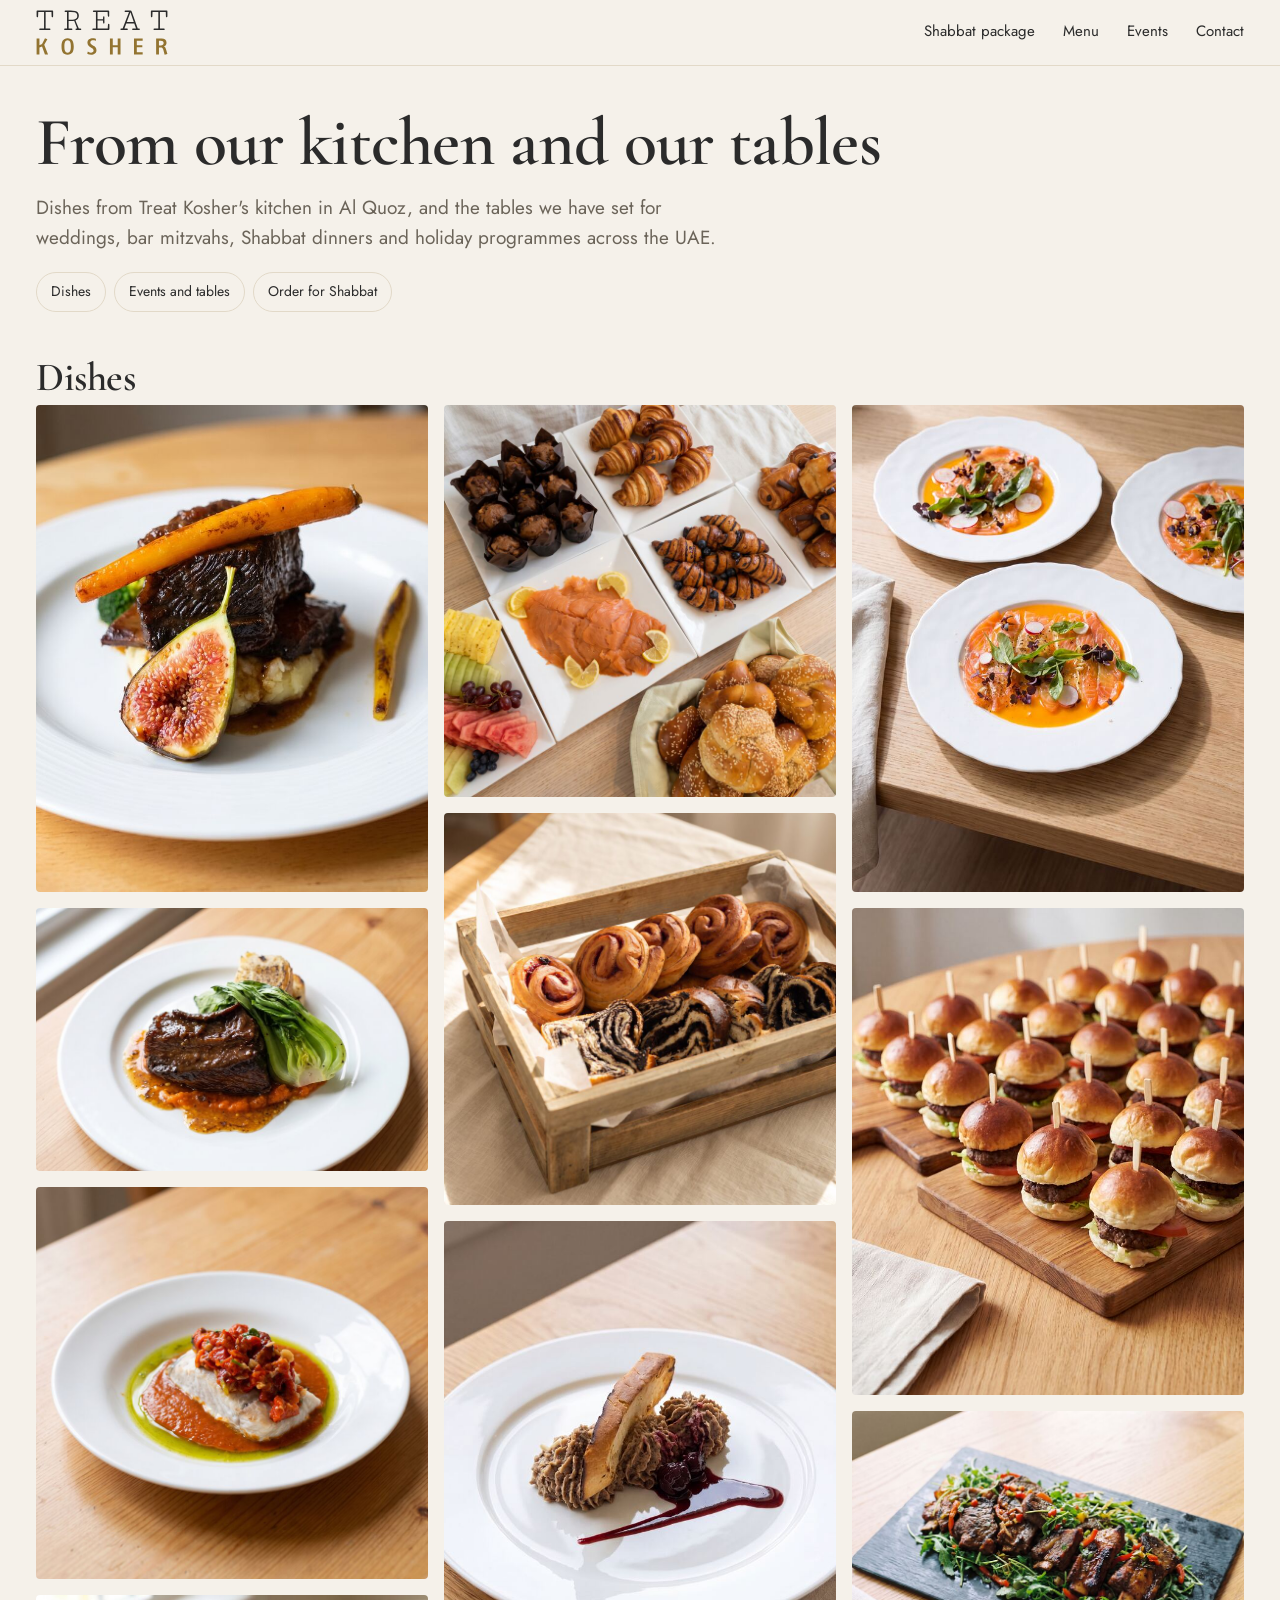
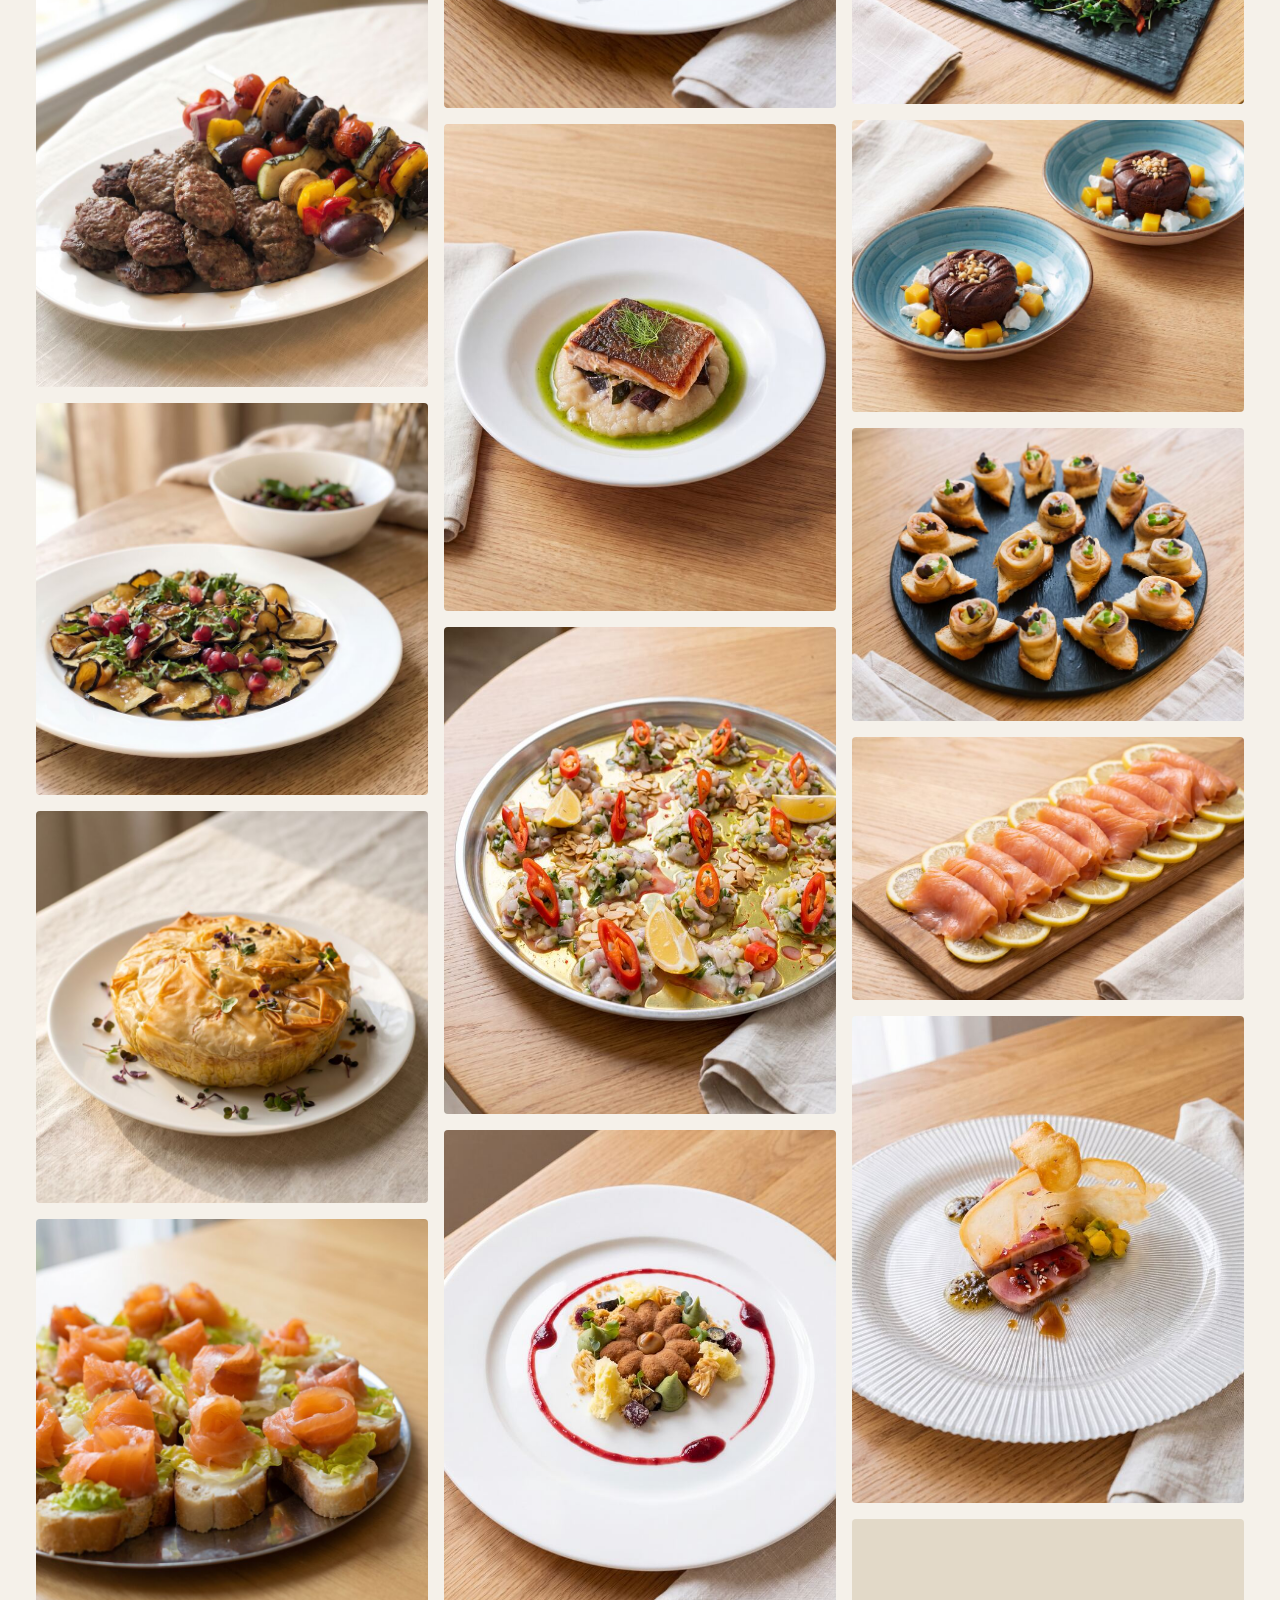
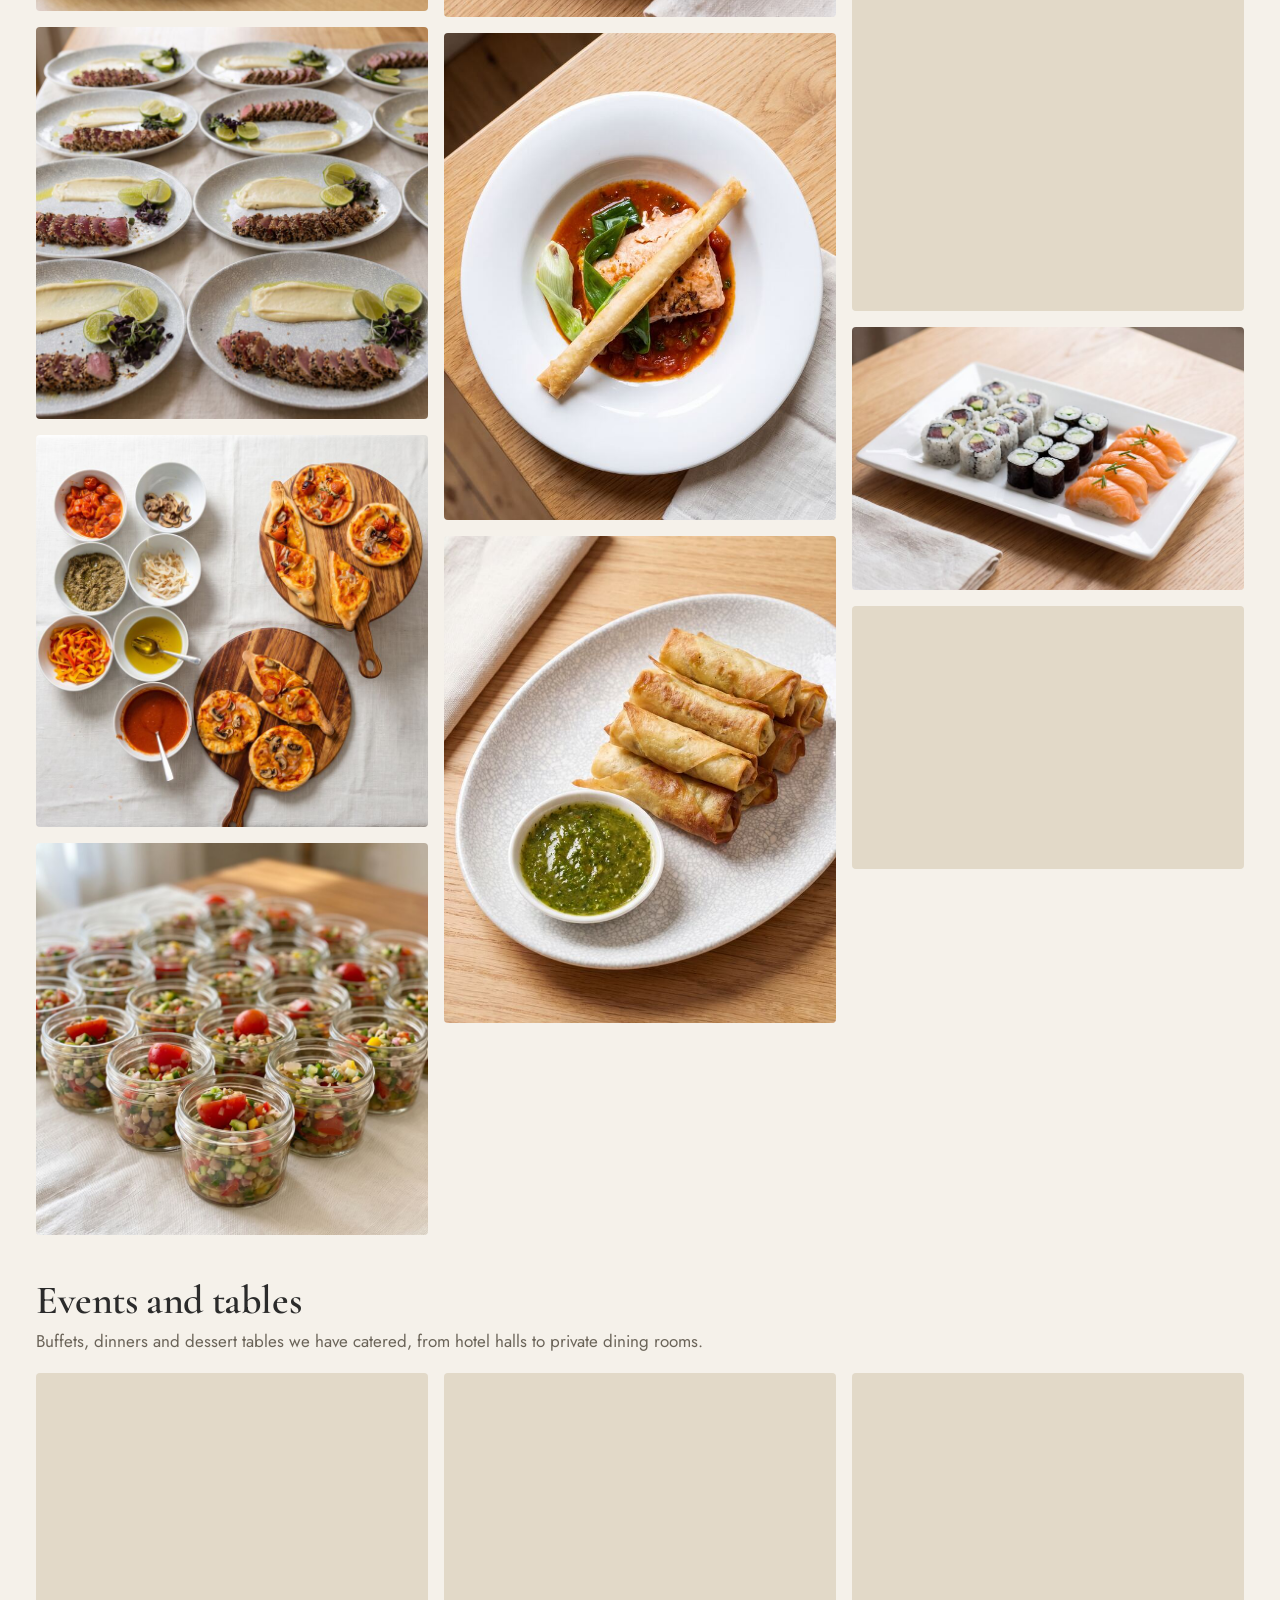
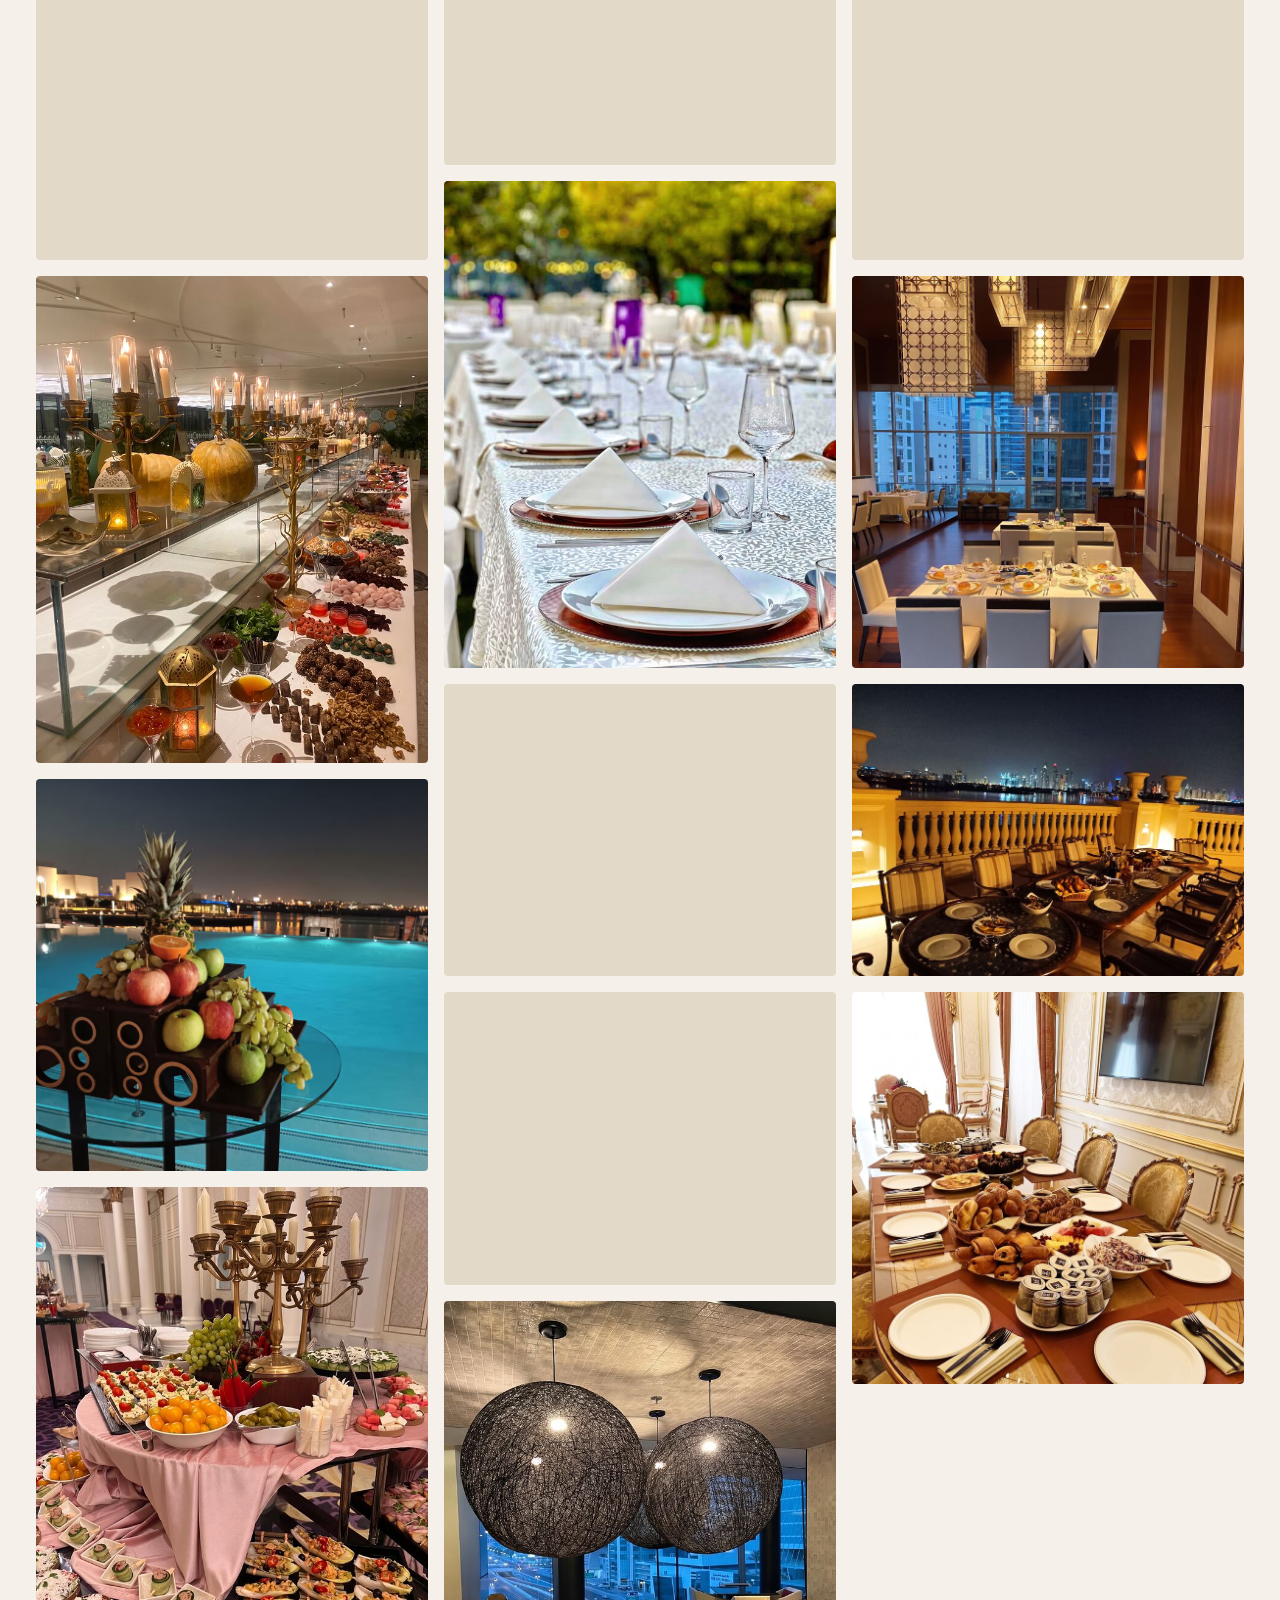
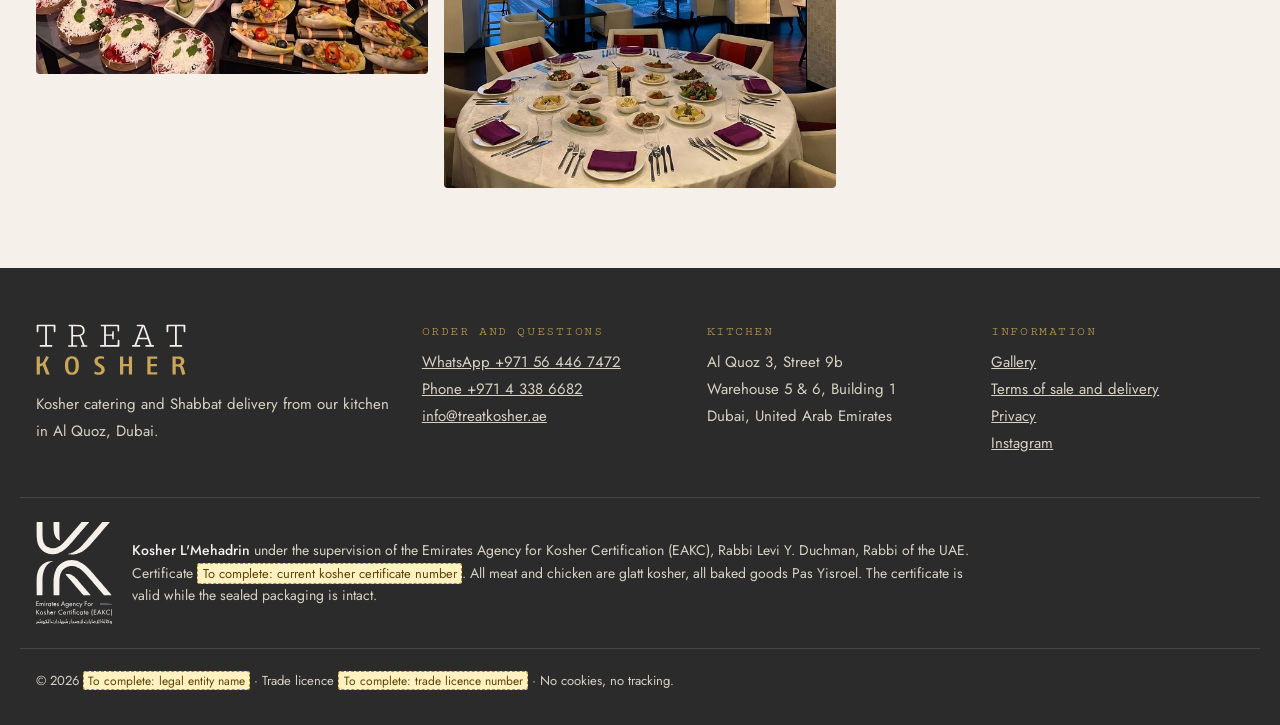
<file: gallery.html>
<!doctype html>
<html lang="en">
<head>
<meta charset="utf-8">
<meta name="viewport" content="width=device-width, initial-scale=1">
<title>From our kitchen and our tables · Treat Kosher</title>
<meta name="description" content="Dishes from Treat Kosher&#39;s kitchen in Al Quoz, and the tables we have set for weddings, bar mitzvahs, Shabbat dinners and holiday programmes across the UAE.">
<meta property="og:title" content="From our kitchen and our tables · Treat Kosher">
<meta property="og:description" content="Dishes from Treat Kosher&#39;s kitchen in Al Quoz, and the tables we have set for weddings, bar mitzvahs, Shabbat dinners and holiday programmes across the UAE.">
<meta property="og:image" content="photos/short-rib-fig.jpg">
<meta name="theme-color" content="#F5F1EA">
<meta name="robots" content="noindex">
<link rel="icon" href="favicon.svg" type="image/svg+xml">
<link rel="preload" href="fonts/cormorant-garamond-latin-600.woff2" as="font" type="font/woff2" crossorigin>
<link rel="preload" href="fonts/jost-latin-400.woff2" as="font" type="font/woff2" crossorigin>
<style>@font-face{font-family:"Cormorant Garamond";src:url(fonts/cormorant-garamond-latin-500.woff2) format("woff2");font-weight:500;font-style:normal;font-display:swap;}
@font-face{font-family:"Cormorant Garamond";src:url(fonts/cormorant-garamond-latin-600.woff2) format("woff2");font-weight:600;font-style:normal;font-display:swap;}
@font-face{font-family:"Jost";src:url(fonts/jost-latin-400.woff2) format("woff2");font-weight:400;font-style:normal;font-display:swap;}
@font-face{font-family:"Jost";src:url(fonts/jost-latin-500.woff2) format("woff2");font-weight:500;font-style:normal;font-display:swap;}
@font-face{font-family:"Cutive Mono";src:url(fonts/cutive-mono-latin-400.woff2) format("woff2");font-weight:400;font-style:normal;font-display:swap;}
@font-face{font-family:"Assistant";src:url(fonts/assistant-hebrew-400.woff2) format("woff2");font-weight:400;font-style:normal;font-display:swap;unicode-range:U+0590-05FF,U+200C-2010,U+20AA,U+25CC,U+FB1D-FB4F;}
@font-face{font-family:"Assistant";src:url(fonts/assistant-hebrew-600.woff2) format("woff2");font-weight:600;font-style:normal;font-display:swap;unicode-range:U+0590-05FF,U+200C-2010,U+20AA,U+25CC,U+FB1D-FB4F;}
:root{--ink:#2B2B2B;--gold:#937431;--gold-deep:#7A5F24;--paper:#F5F1EA;--surface:#FFFDF8;--line:#E2D9C8;--muted:#6B6459;
--f-display:"Cormorant Garamond",Georgia,serif;--f-body:"Jost","Assistant",system-ui,sans-serif;--f-mono:"Cutive Mono",ui-monospace,monospace;--f-he:"Assistant",system-ui,sans-serif;}</style>
<link rel="stylesheet" href="styles.css">
</head>
<body class="gallerypage">
<a class="skip" href="#main">Skip to content</a>
<header class="top">
  <div class="top__in">
    <a class="top__brand" href="./" aria-label="Treat Kosher, home"><svg class="logo" focusable="false" xmlns="http://www.w3.org/2000/svg" viewBox="-4 -4 918 313" role="img" aria-label="Treat Kosher">
<path class="tk-treat" fill="var(--tk-ink, #333333)" d="M51.878736122971816 9.914602903501276V125.08539709649872H23.979504696840305Q21.327924850555082 125.08539709649872 19.771562766865927 126.5264730999146Q18.21520068317677 127.96754910333048 18.21520068317677 129.9274124679761Q18.21520068317677 132.00256191289498 19.829205807002563 133.5012809564475Q21.443210930828354 135.0 24.21007685738685 135.0H90.61485909479077Q93.38172502134927 135.0 94.93808710503842 133.5012809564475Q96.49444918872759 132.00256191289498 96.49444918872759 129.9274124679761Q96.49444918872759 127.96754910333048 94.99573014517506 126.5264730999146Q93.49701110162255 125.08539709649872 90.84543125533732 125.08539709649872H62.94619982920581V9.914602903501276H103.52690008539709L104.6797608881298 41.157130657557644Q104.79504696840307 43.46285226302305 106.2937660119556 44.78864218616567Q107.79248505550811 46.11443210930828 109.75234842015371 46.11443210930828Q111.94278394534585 46.11443210930828 113.499146029035 44.55807002561913Q115.05550811272416 43.00170794192998 115.05550811272416 40.119555935098205V6.2254483347566065Q115.05550811272416 3.1127241673783033 113.96029035012809 1.5563620836891516Q112.86507258753203 0.0 110.44406490179334 0.0H4.84201537147737Q2.190435525192143 0.0 1.0952177625960715 1.4987190435525122Q0.0 2.9974380871050244 0.0 6.2254483347566065V40.119555935098205Q0.0 43.00170794192998 1.7292912040990611 44.6733561058924Q3.4585824081981222 46.345004269854826 5.649017933390265 46.345004269854826Q7.493595217762596 46.345004269854826 8.877028181041846 45.01921434671221Q10.260461144321095 43.693424423569596 10.375747224594363 41.157130657557644L11.75918018787361 9.914602903501276Z M222.83091374893255 125.5465414175918V72.51494449188728H243.0059777967549Q247.04099060631938 72.51494449188728 253.61229718189583 71.93851409052093Q260.18360375747227 71.36208368915456 261.4517506404782 70.90093936806149L282.20324508966695 125.5465414175918H276.3236549957302Q273.67207514944494 125.5465414175918 272.1733561058924 126.92997438087104Q270.6746370623399 128.3134073441503 270.6746370623399 130.15798462852263Q270.6746370623399 132.11784799316823 272.23099914602903 133.5589239965841Q273.7873612297182 135.0 276.5542271562767 135.0H303.6464560204953Q307.4508966695132 135.0 309.1801878736123 133.61656703672077Q310.90947907771135 132.2331340734415 310.90947907771135 130.15798462852263Q310.90947907771135 128.19812126387703 309.23783091374895 126.8723313407344Q307.56618274978655 125.5465414175918 303.53116994022207 125.5465414175918H293.8471391972673L270.3287788215201 68.36464560204954Q280.58923996584116 64.5602049530316 287.3334756618275 56.77839453458583Q294.0777113578139 48.996584116140056 294.0777113578139 36.66097352690008Q294.0777113578139 21.673783091374887 287.21818958155427 13.661400512382578Q280.35866780529466 5.649017933390269 268.2536293766012 2.8245089666951344Q256.1485909479078 0.0 237.5875320239112 0.0H200.69598633646459Q197.9291204099061 0.0 196.3727583262169 1.4987190435525122Q194.81639624252776 2.9974380871050244 194.81639624252776 5.072587532023903Q194.81639624252776 7.032450896669516 196.3727583262169 8.473526900085396Q197.9291204099061 9.914602903501276 200.5807002561913 9.914602903501276H211.76345004269857V125.5465414175918H197.35269000853972Q194.58582408198123 125.5465414175918 193.08710503842872 126.92997438087104Q191.58838599487618 128.3134073441503 191.58838599487618 130.2732707087959Q191.58838599487618 132.11784799316823 193.14474807856533 133.5589239965841Q194.7011101622545 135.0 197.467976088813 135.0H243.46712211784802Q246.2339880444065 135.0 247.732707087959 133.5589239965841Q249.23142613151154 132.11784799316823 249.23142613151154 130.2732707087959Q249.23142613151154 128.3134073441503 247.732707087959 126.92997438087104Q246.2339880444065 125.5465414175918 243.5824081981213 125.5465414175918ZM237.47224594363792 9.914602903501276Q254.8804440649018 9.914602903501276 264.44918872758325 11.989752348420147Q274.0179333902647 14.064901793339018 278.5140905209223 19.94449188727583Q283.01024765157985 25.824081981212643 283.01024765157985 37.467976088812975Q283.01024765157985 48.42015371477369 277.2459436379163 54.12681468830059Q271.4816396242528 59.83347566182749 261.3941076003416 61.73569598633646Q251.30657557643042 63.637916310845426 235.1665243381725 63.637916310845426H222.83091374893255V9.914602903501276Z M467.5661827497865 39.081981212638766Q465.8368915456874 39.081981212638766 464.5111016225448 40.46541417591801Q463.1853116994022 41.84884713919726 462.9547395388556 44.26985482493595L461.4560204953031 59.60290350128095H423.87275832621685V9.914602903501276H494.08198121263877L495.69598633646456 38.04440649017933Q495.8112724167378 40.119555935098205 497.2523484201537 41.27241673783091Q498.6934244235696 42.42527754056361 500.53800170794193 42.42527754056361Q502.3825789923142 42.42527754056361 503.7660119555935 41.099487617421005Q505.14944491887275 39.7736976942784 505.14944491887275 37.35269000853971V6.2254483347566065Q505.14944491887275 3.343296327924861 503.36251067463706 1.6716481639624305Q501.5755764304013 0.0 498.6934244235696 0.0H397.47224594363786Q394.82066609735267 0.0 393.2643040136635 1.4987190435525122Q391.70794192997437 2.9974380871050244 391.70794192997437 5.072587532023903Q391.70794192997437 7.032450896669516 393.14901793339027 8.473526900085396Q394.5900939368061 9.914602903501276 397.24167378309136 9.914602903501276H412.8052946199829V125.20068317677199H393.2066609735269Q390.55508112724164 125.20068317677199 388.99871904355246 126.64175918018788Q387.44235695986333 128.08283518360375 387.44235695986333 130.04269854824935Q387.44235695986333 132.00256191289498 388.99871904355246 133.5012809564475Q390.55508112724164 135.0 393.32194705380016 135.0H500.0768573868488Q502.9590093936806 135.0 504.7459436379163 133.3859948761742Q506.532877882152 131.77198975234842 506.532877882152 128.88983774551664V97.76259607173355Q506.532877882152 94.8804440649018 505.0918018787361 93.32408198121263Q503.6507258753202 91.76771989752348 501.6908625106746 91.76771989752348Q499.73099914602903 91.76771989752348 498.23228010247647 93.03586678052946Q496.73356105892395 94.30401366353544 496.6182749786507 96.26387702818104L494.7736976942784 125.20068317677199H423.87275832621685V68.4799316823228H461.4560204953031L462.9547395388556 85.54227156276687Q463.0700256191289 87.84799316823228 464.4534585824082 89.1737830913749Q465.8368915456874 90.49957301451751 467.5661827497865 90.49957301451751Q469.4107600341588 90.49957301451751 470.6789069171648 89.00085397096498Q471.94705380017075 87.50213492741247 471.94705380017075 84.6199829205807V45.19214346712212Q471.94705380017075 42.19470538001708 470.6789069171648 40.638343296327925Q469.4107600341588 39.081981212638766 467.5661827497865 39.081981212638766Z M634.8292058070025 130.04269854824935Q634.8292058070025 128.08283518360375 633.2728437233134 126.58411614005124Q631.7164816396242 125.08539709649872 629.064901793339 125.08539709649872H610.734415029889L623.6464560204953 89.80785653287788H679.329632792485L691.665243381725 125.08539709649872H670.2220324508967Q667.5704526046114 125.08539709649872 666.0717335610589 126.5264730999146Q664.5730145175064 127.96754910333048 664.5730145175064 129.9274124679761Q664.5730145175064 132.00256191289498 666.1293766011955 133.5012809564475Q667.6857386848847 135.0 670.4526046114431 135.0H712.6473099914602Q715.2988898377455 135.0 716.8552519214346 133.5012809564475Q718.4116140051237 132.00256191289498 718.4116140051237 129.9274124679761Q718.4116140051237 127.96754910333048 716.9705380017078 126.5264730999146Q715.529461998292 125.08539709649872 712.8778821520068 125.08539709649872H703.7702818104184L662.0367207514944 7.493595217762589Q659.3851409052091 0.0 652.6985482493594 0.0H617.7668659265585Q615.1152860802732 0.0 613.6165670367207 1.4987190435525122Q612.1178479931682 2.9974380871050244 612.1178479931682 4.957301451750652Q612.1178479931682 7.032450896669516 613.6165670367207 8.473526900085396Q615.1152860802732 9.914602903501276 617.8821520068317 9.914602903501276H642.8992314261315L598.5140905209222 125.08539709649872H588.7147736976942Q586.063193851409 125.08539709649872 584.5644748078564 126.58411614005124Q583.065755764304 128.08283518360375 583.065755764304 130.04269854824935Q583.065755764304 132.11784799316823 584.5644748078564 133.5589239965841Q586.063193851409 135.0 588.8300597779676 135.0H628.9496157130657Q631.7164816396242 135.0 633.2728437233134 133.5589239965841Q634.8292058070025 132.11784799316823 634.8292058070025 130.04269854824935ZM652.929120409906 11.413321947053802 675.871050384287 80.23911187019641H627.4508966695132Z M846.8232280102476 9.914602903501276V125.08539709649872H818.923996584116Q816.2724167378308 125.08539709649872 814.7160546541417 126.5264730999146Q813.1596925704525 127.96754910333048 813.1596925704525 129.9274124679761Q813.1596925704525 132.00256191289498 814.7736976942783 133.5012809564475Q816.3877028181041 135.0 819.1545687446626 135.0H885.5593509820666Q888.326216908625 135.0 889.8825789923142 133.5012809564475Q891.4389410760034 132.00256191289498 891.4389410760034 129.9274124679761Q891.4389410760034 127.96754910333048 889.9402220324508 126.5264730999146Q888.4415029888983 125.08539709649872 885.7899231426131 125.08539709649872H857.8906917164816V9.914602903501276H898.4713919726728L899.6242527754056 41.157130657557644Q899.7395388556788 43.46285226302305 901.2382578992313 44.78864218616567Q902.7369769427838 46.11443210930828 904.6968403074295 46.11443210930828Q906.8872758326216 46.11443210930828 908.4436379163108 44.55807002561913Q909.9999999999999 43.00170794192998 909.9999999999999 40.119555935098205V6.2254483347566065Q909.9999999999999 3.1127241673783033 908.9047822374039 1.5563620836891516Q907.8095644748078 0.0 905.3885567890691 0.0H799.7865072587531Q797.1349274124678 0.0 796.0397096498718 1.4987190435525122Q794.9444918872757 2.9974380871050244 794.9444918872757 6.2254483347566065V40.119555935098205Q794.9444918872757 43.00170794192998 796.6737830913748 44.6733561058924Q798.4030742954739 46.345004269854826 800.593509820666 46.345004269854826Q802.4380871050383 46.345004269854826 803.8215200683176 45.01921434671221Q805.2049530315968 43.693424423569596 805.3202391118701 41.157130657557644L806.7036720751494 9.914602903501276Z"/>
<path class="tk-kosher" fill="var(--tk-gold, #937431)" d="M79.82857142857142 305.0 53.271428571428565 238.21428571428572 75.1142857142857 199.87142857142857 58.45714285714286 192.32857142857142 40.857142857142854 227.05714285714288C36.92857142857143 235.07142857142856 28.91428571428571 237.5857142857143 19.8 240.57142857142856V195.0H0.0V305.0H19.8V256.75714285714287L37.871428571428574 250.4714285714286L58.142857142857146 305.0Z M258.5285714285714 249.68571428571428C258.5285714285714 217.4714285714286 247.84285714285716 192.8 215.47142857142856 192.8C183.4142857142857 192.8 173.35714285714286 217.78571428571428 173.35714285714286 249.52857142857144C173.35714285714286 282.37142857142857 183.25714285714287 306.8857142857143 215.94285714285715 306.8857142857143C248.78571428571428 306.8857142857143 258.5285714285714 282.5285714285714 258.5285714285714 249.68571428571428ZM238.25714285714287 249.52857142857144C238.25714285714287 272.9428571428571 234.32857142857142 292.5857142857143 215.94285714285715 292.5857142857143C197.4 292.5857142857143 193.47142857142856 272.9428571428571 193.47142857142856 249.52857142857144C193.47142857142856 226.42857142857144 197.55714285714285 207.10000000000002 215.78571428571428 207.10000000000002C234.0142857142857 207.10000000000002 238.25714285714287 226.42857142857144 238.25714285714287 249.52857142857144Z M416.6428571428571 275.6142857142857C416.6428571428571 241.5142857142857 373.58571428571423 244.34285714285716 373.58571428571423 222.65714285714284C373.58571428571423 211.5 382.8571428571428 207.25714285714287 394.0142857142857 207.25714285714287C403.2857142857142 207.25714285714287 412.5571428571428 210.87142857142857 412.5571428571428 210.87142857142857V196.25714285714287C412.5571428571428 196.25714285714287 402.1857142857142 193.1142857142857 390.8714285714285 193.1142857142857C370.1285714285714 193.1142857142857 353.6285714285714 203.4857142857143 353.6285714285714 224.22857142857143C353.6285714285714 258.1714285714286 396.6857142857142 255.65714285714284 396.6857142857142 277.9714285714286C396.6857142857142 287.87142857142857 388.0428571428571 292.74285714285713 378.1428571428571 292.74285714285713C365.5714285714285 292.74285714285713 356.61428571428564 284.7285714285714 356.61428571428564 284.7285714285714L352.0571428571428 298.4C352.0571428571428 298.4 361.6428571428571 307.2 379.71428571428567 307.2C399.9857142857142 307.2 416.6428571428571 295.72857142857146 416.6428571428571 275.6142857142857Z M583.8714285714286 305.0V195.0H564.2285714285715V240.8857142857143H529.9714285714286V195.0H510.1714285714286V305.0H529.9714285714286V255.18571428571428H564.2285714285715V305.0Z M737.9000000000001 305.0V290.7H697.0428571428572V255.18571428571428H735.5428571428572V240.8857142857143H697.0428571428572V209.3H737.9000000000001V195.0H677.4000000000001V305.0Z M910.0000000000001 302.1714285714286 901.2 271.6857142857143C897.1142857142859 257.7 894.757142857143 252.9857142857143 886.2714285714287 249.37142857142857C886.2714285714287 249.37142857142857 903.8714285714286 244.5 903.8714285714286 223.75714285714287C903.8714285714286 204.42857142857144 890.0428571428572 195.0 870.2428571428572 195.0H831.4285714285716V305.0H851.2285714285715V256.2857142857143H862.857142857143C873.3857142857144 256.2857142857143 878.257142857143 260.37142857142857 880.9285714285716 270.74285714285713L890.6714285714287 307.98571428571427ZM883.757142857143 224.85714285714286C883.757142857143 236.17142857142858 875.9000000000001 242.14285714285714 864.2714285714287 242.14285714285714H851.0714285714287V209.14285714285714H864.2714285714287C875.7428571428572 209.14285714285714 883.757142857143 213.7 883.757142857143 224.85714285714286Z"/>
</svg></a>
    <nav class="top__nav" aria-label="Main">
      <a href="./#shabbat">Shabbat package</a>
      <a href="./#menu">Menu</a>
      <a href="./#events">Events</a>
      <a href="./#contact">Contact</a>
    </nav>
    
  </div>
</header>
<main id="main" class="gallery">
  <div class="gallery__head">
    <h1>From our kitchen and our tables</h1>
    <p class="lead">Dishes from Treat Kosher&#39;s kitchen in Al Quoz, and the tables we have set for weddings, bar mitzvahs, Shabbat dinners and holiday programmes across the UAE.</p>
    <nav class="menu__tabs gallery__tabs" aria-label="Gallery sections"><a href="#dishes">Dishes</a><a href="#events">Events and tables</a><a href="./#shabbat">Order for Shabbat</a></nav>
  </div>
  <section class="gal" id="dishes" aria-labelledby="dishes-title">
    <h2 id="dishes-title">Dishes</h2>
    
    <div class="masonry">
      <figure class="tile"><a href="photos/short-rib-fig.jpg" data-full aria-label="Open the photo: Braised beef short rib on mashed potato with a roasted carrot across it, a fresh fig half and a yellow carrot, on a white plate"><img src="photos/short-rib-fig-800.jpg" srcset="photos/short-rib-fig-800.jpg 800w, photos/short-rib-fig.jpg 1600w" sizes="(min-width: 1100px) 33vw, 50vw" width="644" height="800" alt="Braised beef short rib on mashed potato with a roasted carrot across it, a fresh fig half and a yellow carrot, on a white plate" loading="lazy" decoding="async"></a></figure>
      <figure class="tile"><a href="photos/braised-beef.jpg" data-full aria-label="Open the photo: Braised beef with bok choy on a carrot purée"><img src="photos/braised-beef-800.jpg" srcset="photos/braised-beef-800.jpg 800w, photos/braised-beef.jpg 1600w" sizes="(min-width: 1100px) 33vw, 50vw" width="800" height="537" alt="Braised beef with bok choy on a carrot purée" loading="lazy" decoding="async"></a></figure>
      <figure class="tile"><a href="photos/moroccan-fish.jpg" data-full aria-label="Open the photo: White fish fillet in a red pepper and tomato sauce with herb oil"><img src="photos/moroccan-fish-800.jpg" srcset="photos/moroccan-fish-800.jpg 800w, photos/moroccan-fish.jpg 1600w" sizes="(min-width: 1100px) 33vw, 50vw" width="800" height="800" alt="White fish fillet in a red pepper and tomato sauce with herb oil" loading="lazy" decoding="async"></a></figure>
      <figure class="tile"><a href="photos/kabab-grill.jpg" data-full aria-label="Open the photo: A platter of grilled kababs with skewers of peppers, mushrooms, courgette and tomatoes"><img src="photos/kabab-grill-800.jpg" srcset="photos/kabab-grill-800.jpg 800w, photos/kabab-grill.jpg 1600w" sizes="(min-width: 1100px) 33vw, 50vw" width="800" height="800" alt="A platter of grilled kababs with skewers of peppers, mushrooms, courgette and tomatoes" loading="lazy" decoding="async"></a></figure>
      <figure class="tile"><a href="photos/aubergine.jpg" data-full aria-label="Open the photo: Roasted aubergine slices with pomegranate seeds and fresh herbs on a white plate"><img src="photos/aubergine-800.jpg" srcset="photos/aubergine-800.jpg 800w, photos/aubergine.jpg 1600w" sizes="(min-width: 1100px) 33vw, 50vw" width="800" height="800" alt="Roasted aubergine slices with pomegranate seeds and fresh herbs on a white plate" loading="lazy" decoding="async"></a></figure>
      <figure class="tile"><a href="photos/pastilla.jpg" data-full aria-label="Open the photo: A golden filo pastilla topped with micro herbs"><img src="photos/pastilla-800.jpg" srcset="photos/pastilla-800.jpg 800w, photos/pastilla.jpg 1600w" sizes="(min-width: 1100px) 33vw, 50vw" width="800" height="800" alt="A golden filo pastilla topped with micro herbs" loading="lazy" decoding="async"></a></figure>
      <figure class="tile"><a href="photos/salmon-canapes.jpg" data-full aria-label="Open the photo: Smoked salmon rosettes on toasts with lettuce"><img src="photos/salmon-canapes-800.jpg" srcset="photos/salmon-canapes-800.jpg 800w, photos/salmon-canapes.jpg 1600w" sizes="(min-width: 1100px) 33vw, 50vw" width="800" height="800" alt="Smoked salmon rosettes on toasts with lettuce" loading="lazy" decoding="async"></a></figure>
      <figure class="tile"><a href="photos/seared-beef.jpg" data-full aria-label="Open the photo: Plates of sesame-crusted seared tuna with lime and a pale purée, laid out in rows"><img src="photos/seared-beef-800.jpg" srcset="photos/seared-beef-800.jpg 800w, photos/seared-beef.jpg 1600w" sizes="(min-width: 1100px) 33vw, 50vw" width="800" height="800" alt="Plates of sesame-crusted seared tuna with lime and a pale purée, laid out in rows" loading="lazy" decoding="async"></a></figure>
      <figure class="tile"><a href="photos/dips-table.jpg" data-full aria-label="Open the photo: Bowls of dips, peppers and olive oil beside wooden boards of small pizzas, seen from above"><img src="photos/dips-table-800.jpg" srcset="photos/dips-table-800.jpg 800w, photos/dips-table.jpg 1600w" sizes="(min-width: 1100px) 33vw, 50vw" width="800" height="800" alt="Bowls of dips, peppers and olive oil beside wooden boards of small pizzas, seen from above" loading="lazy" decoding="async"></a></figure>
      <figure class="tile"><a href="photos/salad-jars.jpg" data-full aria-label="Open the photo: Rows of chopped salad served in small glass jars"><img src="photos/salad-jars-800.jpg" srcset="photos/salad-jars-800.jpg 800w, photos/salad-jars.jpg 1600w" sizes="(min-width: 1100px) 33vw, 50vw" width="800" height="800" alt="Rows of chopped salad served in small glass jars" loading="lazy" decoding="async"></a></figure>
      <figure class="tile"><a href="photos/bakery.jpg" data-full aria-label="Open the photo: Croissants, muffins, salmon and sesame bagels laid out on white trays"><img src="photos/bakery-800.jpg" srcset="photos/bakery-800.jpg 800w, photos/bakery.jpg 1600w" sizes="(min-width: 1100px) 33vw, 50vw" width="800" height="800" alt="Croissants, muffins, salmon and sesame bagels laid out on white trays" loading="lazy" decoding="async"></a></figure>
      <figure class="tile"><a href="photos/pastries.jpg" data-full aria-label="Open the photo: Jam swirl buns and slices of poppy seed roll in a wooden crate"><img src="photos/pastries-800.jpg" srcset="photos/pastries-800.jpg 800w, photos/pastries.jpg 1600w" sizes="(min-width: 1100px) 33vw, 50vw" width="800" height="800" alt="Jam swirl buns and slices of poppy seed roll in a wooden crate" loading="lazy" decoding="async"></a></figure>
      <figure class="tile"><a href="photos/gallery/g-plated-fish-berry.jpg" data-full aria-label="Open the photo: Toasted brioche with piped pâté, cherries and a cherry reduction"><img src="photos/gallery/g-plated-fish-berry-800.jpg" srcset="photos/gallery/g-plated-fish-berry-800.jpg 800w, photos/gallery/g-plated-fish-berry.jpg 1600w" sizes="(min-width: 1100px) 33vw, 50vw" width="644" height="800" alt="Toasted brioche with piped pâté, cherries and a cherry reduction" loading="lazy" decoding="async"></a></figure>
      <figure class="tile"><a href="photos/gallery/g-salmon-fillet.jpg" data-full aria-label="Open the photo: Pan-seared salmon fillet on a creamy purée with green herb oil"><img src="photos/gallery/g-salmon-fillet-800.jpg" srcset="photos/gallery/g-salmon-fillet-800.jpg 800w, photos/gallery/g-salmon-fillet.jpg 1600w" sizes="(min-width: 1100px) 33vw, 50vw" width="644" height="800" alt="Pan-seared salmon fillet on a creamy purée with green herb oil" loading="lazy" decoding="async"></a></figure>
      <figure class="tile"><a href="photos/gallery/g-ceviche-platter.jpg" data-full aria-label="Open the photo: A round platter of white fish ceviche with red chilli, lemon and toasted almonds"><img src="photos/gallery/g-ceviche-platter-800.jpg" srcset="photos/gallery/g-ceviche-platter-800.jpg 800w, photos/gallery/g-ceviche-platter.jpg 1600w" sizes="(min-width: 1100px) 33vw, 50vw" width="644" height="800" alt="A round platter of white fish ceviche with red chilli, lemon and toasted almonds" loading="lazy" decoding="async"></a></figure>
      <figure class="tile"><a href="photos/gallery/g-plated-dessert.jpg" data-full aria-label="Open the photo: Plated dessert with a crumble biscuit, fruit, cream and berry sauce"><img src="photos/gallery/g-plated-dessert-800.jpg" srcset="photos/gallery/g-plated-dessert-800.jpg 800w, photos/gallery/g-plated-dessert.jpg 1600w" sizes="(min-width: 1100px) 33vw, 50vw" width="644" height="800" alt="Plated dessert with a crumble biscuit, fruit, cream and berry sauce" loading="lazy" decoding="async"></a></figure>
      <figure class="tile"><a href="photos/gallery/g-salmon-cigar.jpg" data-full aria-label="Open the photo: Salmon in a tomato and chilli sauce with a crisp pastry cigar"><img src="photos/gallery/g-salmon-cigar-800.jpg" srcset="photos/gallery/g-salmon-cigar-800.jpg 800w, photos/gallery/g-salmon-cigar.jpg 1600w" sizes="(min-width: 1100px) 33vw, 50vw" width="644" height="800" alt="Salmon in a tomato and chilli sauce with a crisp pastry cigar" loading="lazy" decoding="async"></a></figure>
      <figure class="tile"><a href="photos/gallery/g-cigars.jpg" data-full aria-label="Open the photo: Crisp pastry cigars with a green herb dip"><img src="photos/gallery/g-cigars-800.jpg" srcset="photos/gallery/g-cigars-800.jpg 800w, photos/gallery/g-cigars.jpg 1600w" sizes="(min-width: 1100px) 33vw, 50vw" width="644" height="800" alt="Crisp pastry cigars with a green herb dip" loading="lazy" decoding="async"></a></figure>
      <figure class="tile"><a href="photos/gallery/g-tartare-plates.jpg" data-full aria-label="Open the photo: Plates of salmon tartare with herbs and radish on a wooden table"><img src="photos/gallery/g-tartare-plates-800.jpg" srcset="photos/gallery/g-tartare-plates-800.jpg 800w, photos/gallery/g-tartare-plates.jpg 1600w" sizes="(min-width: 1100px) 33vw, 50vw" width="644" height="800" alt="Plates of salmon tartare with herbs and radish on a wooden table" loading="lazy" decoding="async"></a></figure>
      <figure class="tile"><a href="photos/gallery/g-sliders.jpg" data-full aria-label="Open the photo: Rows of mini beef burgers on wooden boards"><img src="photos/gallery/g-sliders-800.jpg" srcset="photos/gallery/g-sliders-800.jpg 800w, photos/gallery/g-sliders.jpg 1600w" sizes="(min-width: 1100px) 33vw, 50vw" width="644" height="800" alt="Rows of mini beef burgers on wooden boards" loading="lazy" decoding="async"></a></figure>
      <figure class="tile"><a href="photos/gallery/g-grilled-ribs.jpg" data-full aria-label="Open the photo: Glazed grilled beef ribs on greens on a dark slate"><img src="photos/gallery/g-grilled-ribs-800.jpg" srcset="photos/gallery/g-grilled-ribs-800.jpg 800w, photos/gallery/g-grilled-ribs.jpg 1600w" sizes="(min-width: 1100px) 33vw, 50vw" width="800" height="597" alt="Glazed grilled beef ribs on greens on a dark slate" loading="lazy" decoding="async"></a></figure>
      <figure class="tile"><a href="photos/gallery/g-lava-cakes.jpg" data-full aria-label="Open the photo: Chocolate lava cakes with mango in blue ceramic bowls"><img src="photos/gallery/g-lava-cakes-800.jpg" srcset="photos/gallery/g-lava-cakes-800.jpg 800w, photos/gallery/g-lava-cakes.jpg 1600w" sizes="(min-width: 1100px) 33vw, 50vw" width="800" height="597" alt="Chocolate lava cakes with mango in blue ceramic bowls" loading="lazy" decoding="async"></a></figure>
      <figure class="tile"><a href="photos/gallery/g-puff-canapes.jpg" data-full aria-label="Open the photo: Puff pastry canapés with salmon on a dark slate"><img src="photos/gallery/g-puff-canapes-800.jpg" srcset="photos/gallery/g-puff-canapes-800.jpg 800w, photos/gallery/g-puff-canapes.jpg 1600w" sizes="(min-width: 1100px) 33vw, 50vw" width="800" height="597" alt="Puff pastry canapés with salmon on a dark slate" loading="lazy" decoding="async"></a></figure>
      <figure class="tile"><a href="photos/gallery/g-smoked-salmon.jpg" data-full aria-label="Open the photo: Smoked salmon folded along a wooden board over lemon slices"><img src="photos/gallery/g-smoked-salmon-800.jpg" srcset="photos/gallery/g-smoked-salmon-800.jpg 800w, photos/gallery/g-smoked-salmon.jpg 1600w" sizes="(min-width: 1100px) 33vw, 50vw" width="800" height="537" alt="Smoked salmon folded along a wooden board over lemon slices" loading="lazy" decoding="async"></a></figure>
      <figure class="tile"><a href="photos/gallery/g-seared-tuna-plate.jpg" data-full aria-label="Open the photo: Seared tuna with mango salsa, a poached fruit slice and a golden crisp"><img src="photos/gallery/g-seared-tuna-plate-800.jpg" srcset="photos/gallery/g-seared-tuna-plate-800.jpg 800w, photos/gallery/g-seared-tuna-plate.jpg 1600w" sizes="(min-width: 1100px) 33vw, 50vw" width="644" height="800" alt="Seared tuna with mango salsa, a poached fruit slice and a golden crisp" loading="lazy" decoding="async"></a></figure>
      <figure class="tile"><a href="photos/gallery/g-fruit-platter.jpg" data-full aria-label="Open the photo: A generous platter of fresh fruit"><img src="photos/gallery/g-fruit-platter-800.jpg" srcset="photos/gallery/g-fruit-platter-800.jpg 800w, photos/gallery/g-fruit-platter.jpg 1600w" sizes="(min-width: 1100px) 33vw, 50vw" width="800" height="800" alt="A generous platter of fresh fruit" loading="lazy" decoding="async"></a></figure>
      <figure class="tile"><a href="photos/gallery/g-sushi.jpg" data-full aria-label="Open the photo: Sushi rolls and salmon nigiri on a white platter"><img src="photos/gallery/g-sushi-800.jpg" srcset="photos/gallery/g-sushi-800.jpg 800w, photos/gallery/g-sushi.jpg 1600w" sizes="(min-width: 1100px) 33vw, 50vw" width="800" height="537" alt="Sushi rolls and salmon nigiri on a white platter" loading="lazy" decoding="async"></a></figure>
      <figure class="tile"><a href="photos/gallery/g-pavlova.jpg" data-full aria-label="Open the photo: A small pavlova with cream, mango and berry coulis"><img src="photos/gallery/g-pavlova-800.jpg" srcset="photos/gallery/g-pavlova-800.jpg 800w, photos/gallery/g-pavlova.jpg 1600w" sizes="(min-width: 1100px) 33vw, 50vw" width="800" height="537" alt="A small pavlova with cream, mango and berry coulis" loading="lazy" decoding="async"></a></figure>
    </div>
  </section>
  <section class="gal" id="events" aria-labelledby="events-title">
    <h2 id="events-title">Events and tables</h2>
    <p class="gal__lead">Buffets, dinners and dessert tables we have catered, from hotel halls to private dining rooms.</p>
    <div class="masonry">
      <figure class="tile"><a href="photos/gallery/g-dessert-station.jpg" data-full aria-label="Open the photo: A round dessert station of chocolates and petits fours"><img src="photos/gallery/g-dessert-station-800.jpg" srcset="photos/gallery/g-dessert-station-800.jpg 800w, photos/gallery/g-dessert-station.jpg 1600w" sizes="(min-width: 1100px) 33vw, 50vw" width="644" height="800" alt="A round dessert station of chocolates and petits fours" loading="lazy" decoding="async"></a></figure>
      <figure class="tile"><a href="photos/gallery/g-dessert-hall.jpg" data-full aria-label="Open the photo: A long dessert buffet with brass candelabras and lanterns"><img src="photos/gallery/g-dessert-hall-800.jpg" srcset="photos/gallery/g-dessert-hall-800.jpg 800w, photos/gallery/g-dessert-hall.jpg 1600w" sizes="(min-width: 1100px) 33vw, 50vw" width="644" height="800" alt="A long dessert buffet with brass candelabras and lanterns" loading="lazy" decoding="async"></a></figure>
      <figure class="tile"><a href="photos/gallery/g-fruit-pool-night.jpg" data-full aria-label="Open the photo: A fruit centrepiece by a lit pool at night"><img src="photos/gallery/g-fruit-pool-night-800.jpg" srcset="photos/gallery/g-fruit-pool-night-800.jpg 800w, photos/gallery/g-fruit-pool-night.jpg 1600w" sizes="(min-width: 1100px) 33vw, 50vw" width="800" height="800" alt="A fruit centrepiece by a lit pool at night" loading="lazy" decoding="async"></a></figure>
      <figure class="tile"><a href="photos/gallery/g-versace-buffet.jpg" data-full aria-label="Open the photo: A buffet with brass candelabras, fruit and canapés in a palace hall"><img src="photos/gallery/g-versace-buffet-800.jpg" srcset="photos/gallery/g-versace-buffet-800.jpg 800w, photos/gallery/g-versace-buffet.jpg 1600w" sizes="(min-width: 1100px) 33vw, 50vw" width="644" height="800" alt="A buffet with brass candelabras, fruit and canapés in a palace hall" loading="lazy" decoding="async"></a></figure>
      <figure class="tile"><a href="photos/gallery/g-window-buffet.jpg" data-full aria-label="Open the photo: A long buffet of salads and breads by tall windows"><img src="photos/gallery/g-window-buffet-800.jpg" srcset="photos/gallery/g-window-buffet-800.jpg 800w, photos/gallery/g-window-buffet.jpg 1600w" sizes="(min-width: 1100px) 33vw, 50vw" width="800" height="800" alt="A long buffet of salads and breads by tall windows" loading="lazy" decoding="async"></a></figure>
      <figure class="tile"><a href="photos/gallery/g-table-setting.jpg" data-full aria-label="Open the photo: A long table set with folded napkins and wine glasses"><img src="photos/gallery/g-table-setting-800.jpg" srcset="photos/gallery/g-table-setting-800.jpg 800w, photos/gallery/g-table-setting.jpg 1600w" sizes="(min-width: 1100px) 33vw, 50vw" width="644" height="800" alt="A long table set with folded napkins and wine glasses" loading="lazy" decoding="async"></a></figure>
      <figure class="tile"><a href="photos/gallery/g-wedding-cake.jpg" data-full aria-label="Open the photo: A three-tier white wedding cake with white roses"><img src="photos/gallery/g-wedding-cake-800.jpg" srcset="photos/gallery/g-wedding-cake-800.jpg 800w, photos/gallery/g-wedding-cake.jpg 1600w" sizes="(min-width: 1100px) 33vw, 50vw" width="800" height="597" alt="A three-tier white wedding cake with white roses" loading="lazy" decoding="async"></a></figure>
      <figure class="tile"><a href="photos/gallery/g-coral-table.jpg" data-full aria-label="Open the photo: A table set with coral napkins, gold chargers and flowers"><img src="photos/gallery/g-coral-table-800.jpg" srcset="photos/gallery/g-coral-table-800.jpg 800w, photos/gallery/g-coral-table.jpg 1600w" sizes="(min-width: 1100px) 33vw, 50vw" width="800" height="597" alt="A table set with coral napkins, gold chargers and flowers" loading="lazy" decoding="async"></a></figure>
      <figure class="tile"><a href="photos/gallery/g-round-table.jpg" data-full aria-label="Open the photo: A round dinner table under woven pendant lamps"><img src="photos/gallery/g-round-table-800.jpg" srcset="photos/gallery/g-round-table-800.jpg 800w, photos/gallery/g-round-table.jpg 1600w" sizes="(min-width: 1100px) 33vw, 50vw" width="644" height="800" alt="A round dinner table under woven pendant lamps" loading="lazy" decoding="async"></a></figure>
      <figure class="tile"><a href="photos/gallery/g-flower-table.jpg" data-full aria-label="Open the photo: A festive table with bow napkins and bright flowers"><img src="photos/gallery/g-flower-table-800.jpg" srcset="photos/gallery/g-flower-table-800.jpg 800w, photos/gallery/g-flower-table.jpg 1600w" sizes="(min-width: 1100px) 33vw, 50vw" width="644" height="800" alt="A festive table with bow napkins and bright flowers" loading="lazy" decoding="async"></a></figure>
      <figure class="tile"><a href="photos/gallery/g-dining-room.jpg" data-full aria-label="Open the photo: A private dining room with a set table under lanterns"><img src="photos/gallery/g-dining-room-800.jpg" srcset="photos/gallery/g-dining-room-800.jpg 800w, photos/gallery/g-dining-room.jpg 1600w" sizes="(min-width: 1100px) 33vw, 50vw" width="800" height="800" alt="A private dining room with a set table under lanterns" loading="lazy" decoding="async"></a></figure>
      <figure class="tile"><a href="photos/gallery/g-terrace-night.jpg" data-full aria-label="Open the photo: A terrace dinner table at night with the Dubai skyline"><img src="photos/gallery/g-terrace-night-800.jpg" srcset="photos/gallery/g-terrace-night-800.jpg 800w, photos/gallery/g-terrace-night.jpg 1600w" sizes="(min-width: 1100px) 33vw, 50vw" width="800" height="597" alt="A terrace dinner table at night with the Dubai skyline" loading="lazy" decoding="async"></a></figure>
      <figure class="tile"><a href="photos/gallery/g-breakfast-table.jpg" data-full aria-label="Open the photo: A long breakfast table of pastries, breads and jams"><img src="photos/gallery/g-breakfast-table-800.jpg" srcset="photos/gallery/g-breakfast-table-800.jpg 800w, photos/gallery/g-breakfast-table.jpg 1600w" sizes="(min-width: 1100px) 33vw, 50vw" width="800" height="800" alt="A long breakfast table of pastries, breads and jams" loading="lazy" decoding="async"></a></figure>
    </div>
  </section>
</main>
<footer class="foot" id="contact">
  <div class="foot__in">
    <div class="foot__brand"><svg class="logo" focusable="false" xmlns="http://www.w3.org/2000/svg" viewBox="-4 -4 918 313" role="img" aria-label="Treat Kosher">
<path class="tk-treat" fill="var(--tk-ink, #333333)" d="M51.878736122971816 9.914602903501276V125.08539709649872H23.979504696840305Q21.327924850555082 125.08539709649872 19.771562766865927 126.5264730999146Q18.21520068317677 127.96754910333048 18.21520068317677 129.9274124679761Q18.21520068317677 132.00256191289498 19.829205807002563 133.5012809564475Q21.443210930828354 135.0 24.21007685738685 135.0H90.61485909479077Q93.38172502134927 135.0 94.93808710503842 133.5012809564475Q96.49444918872759 132.00256191289498 96.49444918872759 129.9274124679761Q96.49444918872759 127.96754910333048 94.99573014517506 126.5264730999146Q93.49701110162255 125.08539709649872 90.84543125533732 125.08539709649872H62.94619982920581V9.914602903501276H103.52690008539709L104.6797608881298 41.157130657557644Q104.79504696840307 43.46285226302305 106.2937660119556 44.78864218616567Q107.79248505550811 46.11443210930828 109.75234842015371 46.11443210930828Q111.94278394534585 46.11443210930828 113.499146029035 44.55807002561913Q115.05550811272416 43.00170794192998 115.05550811272416 40.119555935098205V6.2254483347566065Q115.05550811272416 3.1127241673783033 113.96029035012809 1.5563620836891516Q112.86507258753203 0.0 110.44406490179334 0.0H4.84201537147737Q2.190435525192143 0.0 1.0952177625960715 1.4987190435525122Q0.0 2.9974380871050244 0.0 6.2254483347566065V40.119555935098205Q0.0 43.00170794192998 1.7292912040990611 44.6733561058924Q3.4585824081981222 46.345004269854826 5.649017933390265 46.345004269854826Q7.493595217762596 46.345004269854826 8.877028181041846 45.01921434671221Q10.260461144321095 43.693424423569596 10.375747224594363 41.157130657557644L11.75918018787361 9.914602903501276Z M222.83091374893255 125.5465414175918V72.51494449188728H243.0059777967549Q247.04099060631938 72.51494449188728 253.61229718189583 71.93851409052093Q260.18360375747227 71.36208368915456 261.4517506404782 70.90093936806149L282.20324508966695 125.5465414175918H276.3236549957302Q273.67207514944494 125.5465414175918 272.1733561058924 126.92997438087104Q270.6746370623399 128.3134073441503 270.6746370623399 130.15798462852263Q270.6746370623399 132.11784799316823 272.23099914602903 133.5589239965841Q273.7873612297182 135.0 276.5542271562767 135.0H303.6464560204953Q307.4508966695132 135.0 309.1801878736123 133.61656703672077Q310.90947907771135 132.2331340734415 310.90947907771135 130.15798462852263Q310.90947907771135 128.19812126387703 309.23783091374895 126.8723313407344Q307.56618274978655 125.5465414175918 303.53116994022207 125.5465414175918H293.8471391972673L270.3287788215201 68.36464560204954Q280.58923996584116 64.5602049530316 287.3334756618275 56.77839453458583Q294.0777113578139 48.996584116140056 294.0777113578139 36.66097352690008Q294.0777113578139 21.673783091374887 287.21818958155427 13.661400512382578Q280.35866780529466 5.649017933390269 268.2536293766012 2.8245089666951344Q256.1485909479078 0.0 237.5875320239112 0.0H200.69598633646459Q197.9291204099061 0.0 196.3727583262169 1.4987190435525122Q194.81639624252776 2.9974380871050244 194.81639624252776 5.072587532023903Q194.81639624252776 7.032450896669516 196.3727583262169 8.473526900085396Q197.9291204099061 9.914602903501276 200.5807002561913 9.914602903501276H211.76345004269857V125.5465414175918H197.35269000853972Q194.58582408198123 125.5465414175918 193.08710503842872 126.92997438087104Q191.58838599487618 128.3134073441503 191.58838599487618 130.2732707087959Q191.58838599487618 132.11784799316823 193.14474807856533 133.5589239965841Q194.7011101622545 135.0 197.467976088813 135.0H243.46712211784802Q246.2339880444065 135.0 247.732707087959 133.5589239965841Q249.23142613151154 132.11784799316823 249.23142613151154 130.2732707087959Q249.23142613151154 128.3134073441503 247.732707087959 126.92997438087104Q246.2339880444065 125.5465414175918 243.5824081981213 125.5465414175918ZM237.47224594363792 9.914602903501276Q254.8804440649018 9.914602903501276 264.44918872758325 11.989752348420147Q274.0179333902647 14.064901793339018 278.5140905209223 19.94449188727583Q283.01024765157985 25.824081981212643 283.01024765157985 37.467976088812975Q283.01024765157985 48.42015371477369 277.2459436379163 54.12681468830059Q271.4816396242528 59.83347566182749 261.3941076003416 61.73569598633646Q251.30657557643042 63.637916310845426 235.1665243381725 63.637916310845426H222.83091374893255V9.914602903501276Z M467.5661827497865 39.081981212638766Q465.8368915456874 39.081981212638766 464.5111016225448 40.46541417591801Q463.1853116994022 41.84884713919726 462.9547395388556 44.26985482493595L461.4560204953031 59.60290350128095H423.87275832621685V9.914602903501276H494.08198121263877L495.69598633646456 38.04440649017933Q495.8112724167378 40.119555935098205 497.2523484201537 41.27241673783091Q498.6934244235696 42.42527754056361 500.53800170794193 42.42527754056361Q502.3825789923142 42.42527754056361 503.7660119555935 41.099487617421005Q505.14944491887275 39.7736976942784 505.14944491887275 37.35269000853971V6.2254483347566065Q505.14944491887275 3.343296327924861 503.36251067463706 1.6716481639624305Q501.5755764304013 0.0 498.6934244235696 0.0H397.47224594363786Q394.82066609735267 0.0 393.2643040136635 1.4987190435525122Q391.70794192997437 2.9974380871050244 391.70794192997437 5.072587532023903Q391.70794192997437 7.032450896669516 393.14901793339027 8.473526900085396Q394.5900939368061 9.914602903501276 397.24167378309136 9.914602903501276H412.8052946199829V125.20068317677199H393.2066609735269Q390.55508112724164 125.20068317677199 388.99871904355246 126.64175918018788Q387.44235695986333 128.08283518360375 387.44235695986333 130.04269854824935Q387.44235695986333 132.00256191289498 388.99871904355246 133.5012809564475Q390.55508112724164 135.0 393.32194705380016 135.0H500.0768573868488Q502.9590093936806 135.0 504.7459436379163 133.3859948761742Q506.532877882152 131.77198975234842 506.532877882152 128.88983774551664V97.76259607173355Q506.532877882152 94.8804440649018 505.0918018787361 93.32408198121263Q503.6507258753202 91.76771989752348 501.6908625106746 91.76771989752348Q499.73099914602903 91.76771989752348 498.23228010247647 93.03586678052946Q496.73356105892395 94.30401366353544 496.6182749786507 96.26387702818104L494.7736976942784 125.20068317677199H423.87275832621685V68.4799316823228H461.4560204953031L462.9547395388556 85.54227156276687Q463.0700256191289 87.84799316823228 464.4534585824082 89.1737830913749Q465.8368915456874 90.49957301451751 467.5661827497865 90.49957301451751Q469.4107600341588 90.49957301451751 470.6789069171648 89.00085397096498Q471.94705380017075 87.50213492741247 471.94705380017075 84.6199829205807V45.19214346712212Q471.94705380017075 42.19470538001708 470.6789069171648 40.638343296327925Q469.4107600341588 39.081981212638766 467.5661827497865 39.081981212638766Z M634.8292058070025 130.04269854824935Q634.8292058070025 128.08283518360375 633.2728437233134 126.58411614005124Q631.7164816396242 125.08539709649872 629.064901793339 125.08539709649872H610.734415029889L623.6464560204953 89.80785653287788H679.329632792485L691.665243381725 125.08539709649872H670.2220324508967Q667.5704526046114 125.08539709649872 666.0717335610589 126.5264730999146Q664.5730145175064 127.96754910333048 664.5730145175064 129.9274124679761Q664.5730145175064 132.00256191289498 666.1293766011955 133.5012809564475Q667.6857386848847 135.0 670.4526046114431 135.0H712.6473099914602Q715.2988898377455 135.0 716.8552519214346 133.5012809564475Q718.4116140051237 132.00256191289498 718.4116140051237 129.9274124679761Q718.4116140051237 127.96754910333048 716.9705380017078 126.5264730999146Q715.529461998292 125.08539709649872 712.8778821520068 125.08539709649872H703.7702818104184L662.0367207514944 7.493595217762589Q659.3851409052091 0.0 652.6985482493594 0.0H617.7668659265585Q615.1152860802732 0.0 613.6165670367207 1.4987190435525122Q612.1178479931682 2.9974380871050244 612.1178479931682 4.957301451750652Q612.1178479931682 7.032450896669516 613.6165670367207 8.473526900085396Q615.1152860802732 9.914602903501276 617.8821520068317 9.914602903501276H642.8992314261315L598.5140905209222 125.08539709649872H588.7147736976942Q586.063193851409 125.08539709649872 584.5644748078564 126.58411614005124Q583.065755764304 128.08283518360375 583.065755764304 130.04269854824935Q583.065755764304 132.11784799316823 584.5644748078564 133.5589239965841Q586.063193851409 135.0 588.8300597779676 135.0H628.9496157130657Q631.7164816396242 135.0 633.2728437233134 133.5589239965841Q634.8292058070025 132.11784799316823 634.8292058070025 130.04269854824935ZM652.929120409906 11.413321947053802 675.871050384287 80.23911187019641H627.4508966695132Z M846.8232280102476 9.914602903501276V125.08539709649872H818.923996584116Q816.2724167378308 125.08539709649872 814.7160546541417 126.5264730999146Q813.1596925704525 127.96754910333048 813.1596925704525 129.9274124679761Q813.1596925704525 132.00256191289498 814.7736976942783 133.5012809564475Q816.3877028181041 135.0 819.1545687446626 135.0H885.5593509820666Q888.326216908625 135.0 889.8825789923142 133.5012809564475Q891.4389410760034 132.00256191289498 891.4389410760034 129.9274124679761Q891.4389410760034 127.96754910333048 889.9402220324508 126.5264730999146Q888.4415029888983 125.08539709649872 885.7899231426131 125.08539709649872H857.8906917164816V9.914602903501276H898.4713919726728L899.6242527754056 41.157130657557644Q899.7395388556788 43.46285226302305 901.2382578992313 44.78864218616567Q902.7369769427838 46.11443210930828 904.6968403074295 46.11443210930828Q906.8872758326216 46.11443210930828 908.4436379163108 44.55807002561913Q909.9999999999999 43.00170794192998 909.9999999999999 40.119555935098205V6.2254483347566065Q909.9999999999999 3.1127241673783033 908.9047822374039 1.5563620836891516Q907.8095644748078 0.0 905.3885567890691 0.0H799.7865072587531Q797.1349274124678 0.0 796.0397096498718 1.4987190435525122Q794.9444918872757 2.9974380871050244 794.9444918872757 6.2254483347566065V40.119555935098205Q794.9444918872757 43.00170794192998 796.6737830913748 44.6733561058924Q798.4030742954739 46.345004269854826 800.593509820666 46.345004269854826Q802.4380871050383 46.345004269854826 803.8215200683176 45.01921434671221Q805.2049530315968 43.693424423569596 805.3202391118701 41.157130657557644L806.7036720751494 9.914602903501276Z"/>
<path class="tk-kosher" fill="var(--tk-gold, #937431)" d="M79.82857142857142 305.0 53.271428571428565 238.21428571428572 75.1142857142857 199.87142857142857 58.45714285714286 192.32857142857142 40.857142857142854 227.05714285714288C36.92857142857143 235.07142857142856 28.91428571428571 237.5857142857143 19.8 240.57142857142856V195.0H0.0V305.0H19.8V256.75714285714287L37.871428571428574 250.4714285714286L58.142857142857146 305.0Z M258.5285714285714 249.68571428571428C258.5285714285714 217.4714285714286 247.84285714285716 192.8 215.47142857142856 192.8C183.4142857142857 192.8 173.35714285714286 217.78571428571428 173.35714285714286 249.52857142857144C173.35714285714286 282.37142857142857 183.25714285714287 306.8857142857143 215.94285714285715 306.8857142857143C248.78571428571428 306.8857142857143 258.5285714285714 282.5285714285714 258.5285714285714 249.68571428571428ZM238.25714285714287 249.52857142857144C238.25714285714287 272.9428571428571 234.32857142857142 292.5857142857143 215.94285714285715 292.5857142857143C197.4 292.5857142857143 193.47142857142856 272.9428571428571 193.47142857142856 249.52857142857144C193.47142857142856 226.42857142857144 197.55714285714285 207.10000000000002 215.78571428571428 207.10000000000002C234.0142857142857 207.10000000000002 238.25714285714287 226.42857142857144 238.25714285714287 249.52857142857144Z M416.6428571428571 275.6142857142857C416.6428571428571 241.5142857142857 373.58571428571423 244.34285714285716 373.58571428571423 222.65714285714284C373.58571428571423 211.5 382.8571428571428 207.25714285714287 394.0142857142857 207.25714285714287C403.2857142857142 207.25714285714287 412.5571428571428 210.87142857142857 412.5571428571428 210.87142857142857V196.25714285714287C412.5571428571428 196.25714285714287 402.1857142857142 193.1142857142857 390.8714285714285 193.1142857142857C370.1285714285714 193.1142857142857 353.6285714285714 203.4857142857143 353.6285714285714 224.22857142857143C353.6285714285714 258.1714285714286 396.6857142857142 255.65714285714284 396.6857142857142 277.9714285714286C396.6857142857142 287.87142857142857 388.0428571428571 292.74285714285713 378.1428571428571 292.74285714285713C365.5714285714285 292.74285714285713 356.61428571428564 284.7285714285714 356.61428571428564 284.7285714285714L352.0571428571428 298.4C352.0571428571428 298.4 361.6428571428571 307.2 379.71428571428567 307.2C399.9857142857142 307.2 416.6428571428571 295.72857142857146 416.6428571428571 275.6142857142857Z M583.8714285714286 305.0V195.0H564.2285714285715V240.8857142857143H529.9714285714286V195.0H510.1714285714286V305.0H529.9714285714286V255.18571428571428H564.2285714285715V305.0Z M737.9000000000001 305.0V290.7H697.0428571428572V255.18571428571428H735.5428571428572V240.8857142857143H697.0428571428572V209.3H737.9000000000001V195.0H677.4000000000001V305.0Z M910.0000000000001 302.1714285714286 901.2 271.6857142857143C897.1142857142859 257.7 894.757142857143 252.9857142857143 886.2714285714287 249.37142857142857C886.2714285714287 249.37142857142857 903.8714285714286 244.5 903.8714285714286 223.75714285714287C903.8714285714286 204.42857142857144 890.0428571428572 195.0 870.2428571428572 195.0H831.4285714285716V305.0H851.2285714285715V256.2857142857143H862.857142857143C873.3857142857144 256.2857142857143 878.257142857143 260.37142857142857 880.9285714285716 270.74285714285713L890.6714285714287 307.98571428571427ZM883.757142857143 224.85714285714286C883.757142857143 236.17142857142858 875.9000000000001 242.14285714285714 864.2714285714287 242.14285714285714H851.0714285714287V209.14285714285714H864.2714285714287C875.7428571428572 209.14285714285714 883.757142857143 213.7 883.757142857143 224.85714285714286Z"/>
</svg><p>Kosher catering and Shabbat delivery from our kitchen in Al Quoz, Dubai.</p></div>
    <div>
      <h2 class="foot__h">Order and questions</h2>
      <p><a href="https://wa.me/971564467472" rel="noopener">WhatsApp +971 56 446 7472</a><br>
      <a href="tel:+97143386682">Phone +971 4 338 6682</a><br>
      <a href="mailto:info@treatkosher.ae">info@treatkosher.ae</a></p>
    </div>
    <div>
      <h2 class="foot__h">Kitchen</h2>
      <address>Al Quoz 3, Street 9b<br>Warehouse 5 &amp; 6, Building 1<br>Dubai, United Arab Emirates</address>
    </div>
    <div>
      <h2 class="foot__h">Information</h2>
      <p><a href="gallery">Gallery</a><br><a href="terms">Terms of sale and delivery</a><br><a href="privacy">Privacy</a><br><a href="https://www.instagram.com/treatkosher/" rel="noopener">Instagram</a></p>
    </div>
  </div>
  <div class="kashrut">
    <svg class="kashrut__mark" focusable="false" xmlns="http://www.w3.org/2000/svg" viewBox="0 0 1402.057715 1890.229126" role="img" aria-label="Emirates Agency for Kosher Certification (EAKC)">

<g transform="translate(-0.100676,1892.229126) scale(0.100000,-0.100000)"
fill="currentColor" stroke="none">
<path d="M127 18913 c-15 -14 -7 -2487 8 -2733 21 -330 42 -516 85 -745 7 -33
16 -80 20 -105 26 -138 127 -470 180 -595 12 -28 29 -68 38 -90 181 -428 511
-838 888 -1105 360 -254 843 -450 1289 -521 522 -84 1001 -34 1532 160 225 82
560 257 804 422 459 308 1019 836 1463 1378 17 20 48 56 70 81 23 25 52 59 66
75 14 17 95 111 180 209 85 99 168 195 184 215 17 20 48 56 70 81 23 25 52 59
66 75 14 17 95 111 180 209 85 99 168 195 184 215 17 20 48 56 70 81 23 25 52
59 66 75 14 17 95 111 180 209 85 99 168 195 184 215 17 20 48 56 70 81 23 25
52 59 66 75 94 111 401 468 434 505 23 25 52 59 66 75 94 111 401 468 434 505
23 25 52 59 66 75 93 110 401 468 434 505 41 46 75 85 225 260 44 52 81 101
81 108 0 9 -147 12 -699 12 l-700 0 -53 -62 c-29 -33 -73 -84 -98 -113 -25
-28 -56 -65 -70 -81 -14 -16 -95 -110 -180 -208 -85 -99 -168 -195 -184 -215
-17 -20 -48 -56 -70 -81 -23 -25 -52 -59 -66 -75 -14 -17 -95 -111 -180 -209
-85 -99 -168 -195 -184 -215 -17 -20 -48 -56 -70 -81 -23 -25 -52 -59 -66 -75
-14 -17 -95 -111 -180 -209 -85 -99 -168 -195 -184 -215 -17 -20 -48 -56 -70
-81 -23 -25 -52 -59 -66 -75 -14 -17 -95 -111 -180 -209 -85 -99 -168 -195
-184 -215 -17 -20 -48 -56 -70 -81 -23 -25 -52 -59 -66 -75 -14 -17 -95 -111
-180 -209 -85 -99 -168 -195 -184 -215 -17 -20 -48 -56 -70 -81 -23 -25 -52
-59 -66 -75 -262 -309 -369 -426 -559 -615 -270 -269 -527 -493 -686 -600 -27
-18 -59 -41 -70 -51 -53 -47 -468 -279 -499 -279 -3 0 -25 -9 -49 -19 -121
-55 -285 -99 -488 -131 -137 -21 -435 -9 -589 24 -203 43 -423 119 -557 193
-114 62 -141 77 -183 106 -175 119 -341 293 -446 467 -103 170 -203 423 -243
615 -67 317 -85 459 -111 863 -6 86 -10 676 -10 1351 0 660 -3 1206 -6 1215
-5 14 -62 16 -533 16 -290 0 -531 -3 -534 -7z"/>
<path d="M3246 18904 c-21 -54 -2 -1213 24 -1519 85 -984 380 -1516 1012
-1824 131 -64 165 -74 153 -43 -10 25 -36 170 -56 312 -50 360 -58 630 -59
1907 0 633 -3 1158 -6 1167 -9 24 -1059 24 -1068 0z"/>
<path d="M12207 18878 c-21 -24 -60 -68 -85 -98 -26 -30 -65 -75 -87 -100 -22
-25 -51 -59 -65 -75 -14 -17 -95 -111 -180 -209 -85 -99 -168 -195 -184 -215
-17 -20 -48 -56 -70 -81 -23 -25 -52 -59 -66 -75 -14 -17 -95 -111 -180 -209
-85 -99 -168 -195 -184 -215 -17 -20 -48 -56 -70 -81 -23 -25 -52 -59 -66 -75
-94 -111 -401 -468 -434 -505 -23 -25 -52 -59 -66 -75 -94 -111 -401 -468
-434 -505 -23 -25 -52 -59 -66 -75 -14 -17 -122 -142 -240 -279 -118 -137
-231 -268 -250 -291 -19 -23 -132 -154 -250 -290 -118 -137 -228 -264 -244
-284 -17 -20 -48 -56 -70 -81 -23 -25 -52 -59 -66 -75 -293 -345 -422 -489
-584 -650 -457 -453 -981 -820 -1488 -1044 -27 -12 -69 -31 -95 -42 -43 -20
-88 -37 -263 -101 -103 -38 -326 -101 -492 -138 -32 -7 -58 -16 -58 -20 0 -4
26 -10 58 -14 31 -4 89 -11 127 -16 433 -55 910 -27 1375 80 126 29 396 112
485 150 11 4 49 19 85 33 167 64 467 212 638 315 455 275 878 626 1248 1037
79 88 430 493 488 564 17 20 48 56 70 81 23 25 52 59 66 75 14 17 95 111 180
209 85 99 168 195 184 215 17 20 48 56 70 81 23 25 52 59 66 75 14 17 95 111
180 209 85 99 168 195 184 215 17 20 48 56 70 81 23 25 52 59 66 75 94 111
401 468 434 505 23 25 52 59 66 75 94 111 401 468 434 505 23 25 52 59 66 75
14 17 122 142 240 279 118 137 231 268 250 291 19 23 132 154 250 290 118 137
228 264 244 284 17 20 49 57 73 83 77 84 129 78 -639 78 l-681 0 -40 -42z"/>
<path d="M6350 11885 c-80 -7 -163 -16 -185 -19 -22 -4 -69 -12 -105 -17 -351
-56 -804 -222 -1149 -421 -664 -384 -1126 -950 -1393 -1708 -54 -152 -118
-380 -147 -525 -7 -33 -17 -78 -22 -100 -5 -22 -17 -98 -28 -170 -77 -508 -83
-675 -79 -2230 l3 -1280 535 0 535 0 7 1430 c3 787 9 1455 12 1485 3 30 11
102 16 160 21 208 66 470 107 620 8 30 18 69 23 85 93 353 297 718 538 963
307 311 671 503 1157 612 124 27 215 35 420 35 231 -1 298 -8 525 -62 77 -18
267 -79 292 -93 10 -5 22 -10 28 -10 25 0 280 -124 430 -210 207 -119 531
-352 689 -497 13 -12 55 -48 92 -80 137 -119 553 -545 695 -713 16 -19 47 -55
70 -80 22 -25 53 -61 70 -81 16 -20 126 -148 244 -285 118 -137 226 -262 240
-279 14 -16 43 -50 66 -75 33 -37 340 -394 434 -505 14 -16 43 -50 66 -75 22
-25 53 -61 70 -81 16 -20 126 -148 244 -285 118 -137 226 -262 240 -279 14
-16 43 -50 66 -75 22 -25 53 -61 70 -81 16 -20 126 -148 244 -285 118 -137
226 -262 240 -279 14 -16 43 -50 66 -75 22 -25 53 -61 70 -81 28 -35 448 -523
469 -545 5 -6 46 -54 90 -105 44 -52 99 -113 121 -137 l42 -42 692 2 c451 2
694 6 697 13 1 6 -64 87 -145 181 -81 94 -169 197 -197 230 -27 32 -68 79 -91
104 -22 25 -53 61 -70 81 -16 20 -126 148 -244 285 -118 137 -226 262 -240
279 -14 16 -43 50 -66 75 -22 25 -53 61 -70 81 -16 20 -126 148 -244 285 -118
137 -226 262 -240 279 -14 16 -43 50 -66 75 -22 25 -53 61 -70 81 -16 20 -126
148 -244 285 -118 137 -226 262 -240 279 -14 16 -43 50 -66 75 -22 25 -53 61
-70 81 -16 20 -126 148 -244 285 -118 137 -226 262 -240 279 -14 16 -43 50
-66 75 -22 25 -136 158 -254 295 -117 138 -232 270 -254 296 -23 25 -75 85
-116 133 -69 82 -135 158 -294 341 -693 795 -1482 1417 -2171 1709 -50 21
-103 44 -120 51 -122 52 -352 127 -475 155 -392 90 -674 114 -1010 85z"/>
<path d="M2905 11744 c-308 -20 -731 -124 -1015 -251 -382 -171 -621 -332
-880 -592 -417 -419 -678 -962 -801 -1666 -84 -482 -91 -685 -87 -2410 l3
-1410 535 0 535 0 7 1570 c4 864 9 1597 12 1630 3 33 10 116 16 185 11 128 24
238 40 348 23 149 32 199 40 237 4 22 14 67 21 100 74 367 207 723 387 1040
313 550 857 993 1458 1187 76 24 54 33 -86 34 -74 0 -157 -1 -185 -2z"/>
<path d="M5680 9324 c-150 -17 -254 -40 -248 -54 3 -8 79 -97 144 -170 22 -25
53 -61 70 -81 16 -20 126 -147 244 -284 118 -136 231 -267 250 -290 19 -23
132 -154 250 -291 118 -137 226 -262 240 -279 14 -16 43 -50 66 -75 33 -37
340 -394 434 -505 14 -16 43 -50 66 -75 33 -37 340 -394 434 -505 14 -16 43
-50 66 -75 22 -25 53 -61 70 -81 16 -20 99 -116 184 -215 85 -98 166 -192 180
-209 14 -16 43 -50 66 -75 22 -25 53 -61 70 -81 35 -43 336 -392 344 -399 3
-3 18 -21 34 -40 15 -19 48 -56 73 -82 l44 -48 652 0 c367 0 658 4 666 9 11 7
-19 48 -135 182 -82 94 -165 191 -184 214 -19 23 -132 154 -250 291 -118 137
-226 262 -240 279 -14 16 -43 50 -66 75 -33 37 -340 394 -434 505 -14 16 -43
50 -66 75 -33 37 -340 394 -434 505 -14 16 -43 50 -66 75 -22 25 -53 61 -70
81 -16 20 -99 116 -184 215 -85 98 -166 192 -180 208 -14 16 -45 53 -70 81
-25 28 -95 110 -157 181 -281 325 -583 580 -866 729 -185 97 -315 143 -557
195 -55 11 -373 22 -440 14z"/>
<path d="M4980 4305 c-5 -14 -21 -51 -35 -81 -14 -30 -25 -57 -25 -60 0 -2
-18 -43 -40 -90 -22 -47 -40 -88 -40 -90 0 -2 -11 -27 -24 -56 -35 -77 -60
-133 -96 -218 -36 -84 -61 -141 -95 -216 -39 -86 -38 -89 24 -89 l54 0 49 115
c27 63 57 121 66 128 27 20 345 17 363 -4 8 -9 34 -67 59 -128 l45 -111 49 -3
c53 -3 76 8 59 30 -5 7 -16 29 -23 48 -7 19 -26 63 -42 98 -15 34 -28 65 -28
67 0 2 -13 34 -30 70 -16 36 -30 68 -30 70 0 2 -13 34 -30 70 -16 36 -30 68
-30 70 0 3 -9 25 -20 50 -11 25 -29 65 -40 90 -11 25 -20 47 -20 50 0 2 -11
28 -24 58 -14 29 -33 75 -44 102 -23 58 -38 67 -52 30z m66 -325 c19 -47 44
-105 55 -129 11 -25 21 -56 22 -70 l2 -26 -128 -3 c-151 -3 -151 -3 -108 92
17 37 31 69 31 71 0 2 14 34 30 70 17 36 30 70 30 76 0 6 7 9 16 7 9 -2 30
-38 50 -88z"/>
<path d="M55 4288 c-3 -7 -4 -209 -3 -448 l3 -435 230 0 230 0 0 45 0 45 -177
3 -178 2 0 170 0 170 173 2 172 3 3 24 c2 12 1 34 -2 47 l-6 24 -170 0 -170 0
0 130 0 130 178 2 177 3 0 45 0 45 -228 3 c-177 2 -229 0 -232 -10z"/>
<path d="M8995 4288 c-3 -7 -4 -209 -3 -448 l3 -435 50 0 50 0 3 217 2 217
143 3 142 3 3 48 3 47 -145 0 -146 0 0 130 0 129 148 3 147 3 0 45 0 45 -198
3 c-152 2 -199 0 -202 -10z"/>
<path d="M1592 4217 c-28 -30 -28 -71 0 -97 31 -29 72 -26 98 7 53 67 -40 152
-98 90z"/>
<path d="M2955 4148 c-3 -7 -6 -51 -7 -98 -3 -81 -4 -84 -28 -90 -42 -10 -40
-86 3 -92 22 -3 22 -4 27 -233 l5 -230 45 0 45 0 5 230 5 230 45 5 45 5 0 40
0 40 -45 5 -45 5 -5 95 -5 95 -43 3 c-28 2 -44 -1 -47 -10z"/>
<path d="M861 3968 c-18 -5 -44 -16 -58 -25 -22 -15 -25 -14 -36 1 -9 13 -24
17 -52 14 l-40 -3 0 -275 0 -275 45 0 45 0 5 197 5 196 31 39 c28 34 36 38 79
38 41 0 51 -4 69 -28 19 -26 21 -45 26 -235 l5 -207 39 -3 c21 -2 44 2 50 8 7
7 13 82 16 205 l5 194 34 35 c37 38 81 47 121 26 40 -21 45 -48 50 -260 l5
-205 45 0 45 0 3 205 c3 226 -5 275 -49 320 -61 60 -190 58 -263 -5 l-28 -24
-37 29 c-30 23 -101 52 -121 49 -3 0 -20 -5 -39 -11z"/>
<path d="M2058 3970 c-15 -4 -37 -15 -49 -24 -21 -14 -25 -14 -40 0 -11 10
-31 14 -56 12 l-38 -3 0 -275 0 -275 45 0 45 0 5 200 c5 172 8 204 24 227 23
34 84 55 113 39 24 -12 30 -7 57 47 16 32 16 32 -9 42 -43 16 -69 19 -97 10z"/>
<path d="M2421 3968 c-132 -29 -201 -129 -201 -289 0 -93 12 -132 63 -202 65
-87 239 -115 332 -51 45 30 51 30 59 -1 6 -22 12 -25 51 -25 l45 0 0 281 0
280 -47 -3 c-41 -3 -48 -6 -51 -25 -4 -29 -9 -29 -52 0 -33 22 -113 48 -142
46 -7 -1 -33 -6 -57 -11z m158 -108 c111 -63 129 -238 33 -328 -65 -62 -131
-69 -203 -23 -62 39 -84 86 -84 178 0 63 3 76 30 115 54 76 147 100 224 58z"/>
<path d="M3421 3968 c-49 -11 -104 -43 -138 -79 -89 -98 -85 -339 9 -426 57
-53 98 -67 194 -68 116 0 175 28 232 112 26 38 23 47 -20 69 -31 16 -31 16
-68 -25 -100 -109 -240 -89 -295 43 -28 66 -29 66 199 66 230 0 219 -4 207 81
-18 129 -85 201 -210 228 -28 6 -55 11 -59 10 -4 -1 -27 -6 -51 -11z"/>
<path d="M4000 3969 c-53 -16 -86 -45 -104 -89 -40 -101 -6 -154 148 -230 92
-46 109 -88 57 -141 -43 -43 -83 -40 -133 11 -43 43 -53 46 -93 28 -30 -13
-31 -23 -6 -64 39 -63 86 -89 165 -89 115 0 170 38 194 133 22 91 -18 151
-138 209 -90 43 -110 59 -110 88 0 54 80 74 117 31 23 -27 43 -26 81 2 l22 17
-22 32 c-38 55 -114 81 -178 62z"/>
<path d="M5667 3969 c-140 -33 -207 -127 -207 -290 0 -146 60 -240 174 -274
86 -26 188 -13 235 29 36 33 44 21 38 -58 -8 -115 -54 -172 -145 -183 -91 -10
-160 30 -183 107 -15 51 -29 62 -71 58 -33 -3 -33 -3 -32 -54 3 -118 115 -204
265 -204 103 0 193 49 239 131 l25 44 3 343 3 343 -48 -3 c-41 -3 -48 -6 -51
-25 -4 -29 -9 -29 -52 0 -59 40 -125 52 -193 36z m165 -118 c38 -24 50 -39 67
-85 24 -66 25 -85 8 -144 -66 -219 -347 -169 -347 62 0 159 144 248 272 167z"/>
<path d="M6361 3968 c-49 -11 -104 -43 -138 -79 -89 -98 -85 -339 9 -426 57
-53 98 -67 194 -68 116 0 175 28 232 112 26 38 23 47 -20 69 -31 16 -31 16
-68 -25 -100 -109 -240 -89 -295 43 -28 66 -29 66 199 66 230 0 219 -4 207 81
-18 129 -85 201 -210 228 -28 6 -55 11 -59 10 -4 -1 -27 -6 -51 -11z m139
-109 c37 -21 70 -64 70 -93 0 -23 -30 -27 -165 -24 -117 3 -120 4 -123 26 -2
15 6 34 20 49 59 65 130 80 198 42z"/>
<path d="M7040 3969 c-19 -6 -50 -17 -67 -27 -31 -15 -33 -15 -46 2 -9 13 -23
17 -52 14 l-40 -3 0 -275 0 -275 45 0 45 0 5 190 c5 154 9 196 23 222 44 82
175 84 210 4 7 -15 14 -110 17 -221 l5 -195 45 0 45 0 3 200 c2 128 -1 215 -9
242 -15 54 -62 99 -124 118 -56 17 -57 17 -105 4z"/>
<path d="M7670 3969 c-146 -29 -230 -135 -230 -290 0 -120 51 -208 149 -258
78 -40 221 -39 283 2 29 20 33 28 36 75 3 54 -11 69 -37 38 -7 -8 -32 -24 -56
-35 -170 -80 -336 100 -253 275 51 111 196 138 305 57 l32 -23 6 44 c9 58 -4
78 -62 98 -65 23 -119 28 -173 17z"/>
<path d="M9750 3969 c-146 -29 -230 -135 -230 -290 0 -122 50 -207 153 -261
60 -32 213 -33 273 -1 52 28 106 82 130 130 30 62 32 197 3 258 -57 121 -196
191 -329 164z m143 -109 c92 -44 134 -177 85 -270 -52 -96 -160 -134 -248 -88
-225 120 -68 467 163 358z"/>
<path d="M10438 3970 c-15 -4 -37 -15 -49 -24 -21 -14 -25 -14 -40 0 -11 10
-31 14 -56 12 l-38 -3 0 -275 0 -275 45 0 45 0 5 200 c5 172 8 204 24 227 23
34 84 55 113 39 24 -12 30 -7 57 47 16 32 16 32 -9 42 -43 16 -69 19 -97 10z"/>
<path d="M1592 3683 l3 -278 45 0 45 0 0 275 0 275 -48 3 -47 3 2 -278z"/>
<path d="M7980 3945 c0 -9 54 -122 120 -251 l121 -234 -86 -176 c-47 -97 -85
-178 -85 -180 0 -2 25 -4 55 -4 l56 0 55 118 c31 64 72 151 91 192 19 41 52
111 73 155 21 44 65 139 99 210 34 72 66 138 71 147 18 32 11 38 -45 38 -48 0
-57 -3 -64 -22 -5 -13 -23 -54 -41 -93 -18 -38 -47 -104 -66 -145 -41 -92 -48
-103 -60 -107 -5 -1 -49 80 -99 180 l-90 182 -52 3 c-43 2 -53 0 -53 -13z"/>
<path d="M11802 3773 l3 -48 1095 0 1095 0 0 45 0 45 -1098 3 -1098 2 3 -47z"/>
<path d="M6980 2828 c-25 -5 -60 -21 -78 -34 -56 -43 -65 -73 -70 -237 -5
-145 -5 -149 -28 -158 -35 -13 -34 -76 1 -89 l25 -9 2 -228 3 -228 45 0 45 0
5 230 5 230 65 5 65 5 0 40 0 40 -65 5 -65 5 0 133 0 134 34 30 c31 28 39 30
88 26 69 -6 95 -30 103 -95 l5 -48 48 -3 47 -3 0 63 c0 146 -115 222 -280 186z"/>
<path d="M10356 2822 c-6 -11 -29 -79 -51 -152 -91 -311 -79 -678 32 -990 23
-62 27 -65 68 -45 42 19 43 24 6 155 -49 171 -55 218 -55 425 -1 125 4 226 12
270 20 106 42 196 58 234 22 53 18 78 -16 96 -33 17 -47 19 -54 7z"/>
<path d="M13853 2811 l-32 -20 19 -52 c52 -142 80 -321 80 -513 0 -194 -20
-321 -83 -518 -16 -51 -16 -52 36 -78 34 -17 39 -12 65 65 66 192 83 304 84
540 0 226 -11 291 -99 578 -7 22 -30 22 -70 -2z"/>
<path d="M2035 2808 c-3 -7 -4 -227 -3 -488 l3 -475 45 0 45 0 5 190 c5 154 9
196 23 222 44 82 175 84 210 4 7 -15 14 -110 17 -221 l5 -195 45 0 45 0 3 200
c3 223 -3 262 -51 312 -59 62 -181 75 -252 26 -43 -29 -44 -25 -47 210 l-3
222 -43 3 c-28 2 -44 -1 -47 -10z"/>
<path d="M11640 2745 c-5 -14 -21 -51 -35 -81 -14 -30 -25 -57 -25 -60 0 -2
-18 -43 -40 -90 -22 -47 -40 -88 -40 -90 0 -2 -11 -27 -24 -56 -35 -77 -60
-133 -96 -218 -36 -84 -61 -141 -95 -216 -39 -86 -38 -89 24 -89 l54 0 49 115
c27 63 57 121 66 128 27 20 345 17 363 -4 8 -9 34 -67 59 -128 l45 -111 49 -3
c53 -3 76 8 59 30 -5 7 -16 29 -23 48 -7 19 -26 63 -42 98 -15 34 -28 65 -28
67 0 2 -13 34 -30 70 -16 36 -30 68 -30 70 0 2 -13 34 -30 70 -16 36 -30 68
-30 70 0 3 -9 25 -20 50 -11 25 -29 65 -40 90 -11 25 -20 47 -20 50 0 2 -11
28 -24 58 -14 29 -33 75 -44 102 -23 58 -38 67 -52 30z m66 -325 c19 -47 44
-105 55 -129 11 -25 21 -56 22 -70 l2 -26 -128 -3 c-151 -3 -151 -3 -108 92
17 37 31 69 31 71 0 2 14 34 30 70 17 36 30 70 30 76 0 6 7 9 16 7 9 -2 30
-38 50 -88z"/>
<path d="M4481 2740 c-274 -58 -433 -371 -320 -627 11 -24 19 -46 19 -49 0
-17 84 -113 127 -145 87 -65 152 -84 283 -83 121 0 169 14 241 65 26 18 29 26
29 73 0 67 -6 72 -44 39 -102 -86 -266 -105 -388 -45 -128 63 -190 168 -190
322 0 145 70 262 197 328 44 23 62 26 145 26 104 0 171 -22 236 -77 38 -33 44
-28 44 39 0 51 -1 54 -42 81 -24 16 -59 34 -78 42 -44 16 -201 23 -259 11z"/>
<path d="M13261 2740 c-274 -58 -433 -371 -320 -627 11 -24 19 -46 19 -49 0
-17 84 -113 127 -145 87 -65 152 -84 283 -83 121 0 169 14 241 65 26 18 29 26
29 73 0 67 -6 72 -44 39 -102 -86 -266 -105 -388 -45 -128 63 -190 168 -190
322 0 145 70 262 197 328 44 23 62 26 145 26 104 0 171 -22 236 -77 38 -33 44
-28 44 39 0 51 -1 54 -42 81 -24 16 -59 34 -78 42 -44 16 -201 23 -259 11z"/>
<path d="M55 2728 c-3 -7 -4 -209 -3 -448 l3 -435 50 0 50 0 3 198 c1 108 6
197 11 197 14 0 41 -27 142 -140 52 -58 125 -140 163 -183 l70 -77 61 0 c34 0
65 3 68 7 4 3 -12 27 -36 52 -60 65 -211 232 -296 325 -39 44 -71 86 -71 95 0
9 88 104 194 210 107 107 193 198 190 203 -3 4 -31 8 -62 8 l-57 0 -180 -180
c-99 -99 -183 -180 -187 -180 -4 0 -9 80 -10 178 l-3 177 -48 3 c-32 2 -49 -1
-52 -10z"/>
<path d="M10675 2728 c-3 -7 -4 -209 -3 -448 l3 -435 230 0 230 0 0 45 0 45
-177 3 -178 2 0 170 0 170 173 2 172 3 3 24 c2 12 1 34 -2 47 l-6 24 -170 0
-170 0 0 130 0 130 178 2 177 3 0 45 0 45 -228 3 c-177 2 -229 0 -232 -10z"/>
<path d="M12235 2728 c-3 -7 -4 -209 -3 -448 l3 -435 50 0 50 0 3 198 c1 108
6 197 11 197 14 0 41 -27 142 -140 52 -58 125 -140 163 -183 l70 -77 61 0 c34
0 65 3 68 7 4 3 -12 27 -36 52 -60 65 -211 232 -296 325 -39 44 -71 86 -71 95
0 9 88 104 194 210 107 107 193 198 190 203 -3 4 -31 8 -62 8 l-57 0 -180
-180 c-99 -99 -183 -180 -187 -180 -4 0 -9 80 -10 178 l-3 177 -48 3 c-32 2
-49 -1 -52 -10z"/>
<path d="M6512 2657 c-28 -30 -28 -71 0 -97 31 -29 72 -26 98 7 53 67 -40 152
-98 90z"/>
<path d="M6195 2588 c-3 -7 -6 -51 -7 -98 -3 -81 -4 -84 -28 -90 -42 -10 -40
-86 3 -92 22 -3 22 -4 27 -233 l5 -230 45 0 45 0 5 230 5 230 45 5 45 5 0 40
0 40 -45 5 -45 5 -5 95 -5 95 -43 3 c-28 2 -44 -1 -47 -10z"/>
<path d="M8875 2588 c-3 -7 -6 -51 -7 -98 -3 -81 -4 -84 -28 -90 -42 -10 -40
-86 3 -92 22 -3 22 -4 27 -233 l5 -230 45 0 45 0 5 230 5 230 45 5 45 5 0 40
0 40 -45 5 -45 5 -5 95 -5 95 -43 3 c-28 2 -44 -1 -47 -10z"/>
<path d="M970 2409 c-146 -29 -230 -135 -230 -290 0 -122 50 -207 153 -261 60
-32 213 -33 273 -1 52 28 106 82 130 130 30 62 32 197 3 258 -57 121 -196 191
-329 164z m143 -109 c92 -44 134 -177 85 -270 -52 -96 -160 -134 -248 -88
-225 120 -68 467 163 358z"/>
<path d="M1620 2409 c-53 -16 -86 -45 -104 -89 -40 -101 -6 -154 148 -230 92
-46 109 -88 57 -141 -43 -43 -83 -40 -133 11 -43 43 -53 46 -93 28 -30 -13
-31 -23 -6 -64 39 -63 86 -89 165 -89 115 0 170 38 194 133 22 91 -18 151
-138 209 -90 43 -110 59 -110 88 0 54 80 74 117 31 23 -27 43 -26 81 2 l22 17
-22 32 c-38 55 -114 81 -178 62z"/>
<path d="M2841 2408 c-49 -11 -104 -43 -138 -79 -89 -98 -85 -339 9 -426 57
-53 98 -67 194 -68 116 0 175 28 232 112 26 38 23 47 -20 69 -31 16 -31 16
-68 -25 -100 -109 -240 -89 -295 43 -28 66 -29 66 199 66 230 0 219 -4 207 81
-18 129 -85 201 -210 228 -28 6 -55 11 -59 10 -4 -1 -27 -6 -51 -11z"/>
<path d="M3538 2410 c-15 -4 -37 -15 -49 -24 -21 -14 -25 -14 -40 0 -11 10
-31 14 -56 12 l-38 -3 0 -275 0 -275 45 0 45 0 5 200 c5 172 8 204 24 227 23
34 84 55 113 39 24 -12 30 -7 57 47 16 32 16 32 -9 42 -43 16 -69 19 -97 10z"/>
<path d="M5221 2408 c-49 -11 -104 -43 -138 -79 -89 -98 -85 -339 9 -426 57
-53 98 -67 194 -68 116 0 175 28 232 112 26 38 23 47 -20 69 -31 16 -31 16
-68 -25 -100 -109 -240 -89 -295 43 -28 66 -29 66 199 66 230 0 219 -4 207 81
-18 129 -85 201 -210 228 -28 6 -55 11 -59 10 -4 -1 -27 -6 -51 -11z m139
-109 c37 -21 70 -64 70 -93 0 -23 -30 -27 -165 -24 -117 3 -120 4 -123 26 -2
15 6 34 20 49 59 65 130 80 198 42z"/>
<path d="M5918 2410 c-15 -4 -37 -15 -49 -24 -21 -14 -25 -14 -40 0 -11 10
-31 14 -56 12 l-38 -3 0 -275 0 -275 45 0 45 0 5 200 c5 172 8 204 24 227 23
34 84 55 113 39 24 -12 30 -7 57 47 16 32 16 32 -9 42 -43 16 -69 19 -97 10z"/>
<path d="M7690 2409 c-146 -29 -230 -135 -230 -290 0 -120 51 -208 149 -258
78 -40 221 -39 283 2 29 20 33 28 36 75 3 54 -11 69 -37 38 -7 -8 -32 -24 -56
-35 -170 -80 -336 100 -253 275 51 111 196 138 305 57 l32 -23 6 44 c9 58 -4
78 -62 98 -65 23 -119 28 -173 17z"/>
<path d="M8281 2408 c-132 -29 -201 -129 -201 -289 0 -93 12 -132 63 -202 65
-87 239 -115 332 -51 45 30 51 30 59 -1 6 -22 12 -25 51 -25 l45 0 0 281 0
280 -47 -3 c-41 -3 -48 -6 -51 -25 -4 -29 -9 -29 -52 0 -33 22 -113 48 -142
46 -7 -1 -33 -6 -57 -11z m158 -108 c111 -63 129 -238 33 -328 -65 -62 -131
-69 -203 -23 -62 39 -84 86 -84 178 0 63 3 76 30 115 54 76 147 100 224 58z"/>
<path d="M9361 2408 c-49 -11 -104 -43 -138 -79 -89 -98 -85 -339 9 -426 57
-53 98 -67 194 -68 116 0 175 28 232 112 26 38 23 47 -20 69 -31 16 -31 16
-68 -25 -100 -109 -240 -89 -295 43 -28 66 -29 66 199 66 230 0 219 -4 207 81
-18 129 -85 201 -210 228 -28 6 -55 11 -59 10 -4 -1 -27 -6 -51 -11z m139
-109 c37 -21 70 -64 70 -93 0 -23 -30 -27 -165 -24 -117 3 -120 4 -123 26 -2
15 6 34 20 49 59 65 130 80 198 42z"/>
<path d="M6512 2123 l3 -278 45 0 45 0 0 275 0 275 -48 3 -47 3 2 -278z"/>
<path d="M7165 2387 c-3 -7 -4 -131 -3 -277 l3 -265 48 -3 47 -3 0 280 0 281
-45 0 c-28 0 -48 -5 -50 -13z"/>
<path d="M732 988 c-20 -20 -15 -76 8 -88 11 -6 20 -17 20 -25 0 -18 -5 -18
-32 -4 -46 25 -96 -21 -75 -69 16 -36 53 -39 86 -8 31 30 41 32 41 11 0 -22
44 -37 75 -25 20 8 25 16 25 44 0 38 -20 56 -60 56 -17 0 -20 4 -15 18 17 40
17 63 0 82 -20 22 -55 26 -73 8z"/>
<path d="M5572 988 c-20 -20 -15 -76 8 -88 11 -6 20 -17 20 -25 0 -18 -5 -18
-32 -4 -46 25 -96 -21 -75 -69 16 -36 53 -39 86 -8 31 30 41 32 41 11 0 -22
44 -37 75 -25 20 8 25 16 25 44 0 38 -20 56 -60 56 -17 0 -20 4 -15 18 17 40
17 63 0 82 -20 22 -55 26 -73 8z"/>
<path d="M2320 682 c0 -265 -2 -311 -15 -322 -22 -18 -182 -5 -206 16 -9 8
-31 45 -49 82 -36 76 -112 160 -180 200 -25 14 -46 26 -48 27 -6 4 11 35 19
35 8 0 43 15 187 81 62 28 62 29 62 70 0 49 -7 49 -116 -1 -35 -17 -67 -30
-69 -30 -2 0 -28 -11 -57 -24 -29 -13 -74 -33 -100 -45 -87 -39 -90 -88 -8
-133 139 -77 220 -158 220 -219 0 -58 -18 -64 -208 -65 -105 0 -165 3 -171 10
-5 6 -12 44 -15 84 -14 145 -74 212 -189 212 -114 0 -196 -93 -197 -221 0
-120 57 -168 211 -177 85 -5 89 -6 83 -26 -17 -58 -86 -92 -199 -99 -36 -2
-40 -5 -43 -30 -6 -48 11 -58 92 -51 104 8 170 37 206 90 17 23 30 52 30 62 0
52 2 52 169 52 163 0 217 9 265 43 23 16 32 18 45 8 72 -52 68 -51 216 -49
l140 3 0 360 0 360 -37 3 -38 3 0 -309z m-916 -112 c43 0 80 -81 74 -165 l-3
-50 -74 1 c-87 2 -117 16 -132 61 -11 34 0 91 25 122 15 19 68 41 84 36 8 -3
19 -5 26 -5z"/>
<path d="M2555 978 c-3 -7 -4 -171 -3 -363 l3 -350 40 0 40 0 0 360 0 360 -38
3 c-24 2 -39 -1 -42 -10z"/>
<path d="M3755 978 c-3 -7 -4 -171 -3 -363 l3 -350 40 0 40 0 0 360 0 360 -38
3 c-24 2 -39 -1 -42 -10z"/>
<path d="M4434 977 c-3 -8 -4 -153 -2 -324 4 -391 -1 -380 183 -392 l90 -6 7
-60 c16 -122 69 -175 177 -175 77 0 121 23 146 77 19 40 22 102 6 132 -6 11
-11 22 -11 24 0 3 55 7 123 9 103 3 129 7 169 26 43 21 49 22 63 9 42 -43 151
-47 224 -9 41 22 41 22 61 2 27 -27 51 -31 150 -28 l85 3 0 195 0 195 -40 0
-40 0 -3 -148 c-3 -166 -2 -164 -77 -152 -73 10 -85 31 -85 147 0 95 -1 98
-24 104 -57 14 -63 3 -68 -111 -4 -127 -12 -139 -89 -137 -81 2 -93 19 -99
145 l-5 102 -28 3 c-49 6 -57 -10 -57 -119 0 -102 -10 -128 -48 -130 -139 -8
-232 -7 -237 2 -4 6 2 20 13 32 81 88 26 255 -92 274 -77 12 -147 -23 -183
-91 -9 -17 -24 -74 -32 -126 l-16 -95 -75 3 c-41 2 -81 8 -87 14 -10 8 -13 87
-15 312 l-3 301 -38 3 c-25 2 -39 -1 -43 -11z m511 -422 c39 -38 28 -123 -23
-168 -28 -26 -100 -41 -118 -26 -14 11 -13 64 2 136 14 72 93 105 139 58z
m-16 -310 c56 -28 58 -105 4 -134 -62 -32 -122 7 -133 87 -3 29 -4 54 -2 57
11 11 105 4 131 -10z"/>
<path d="M6455 978 c-3 -7 -4 -171 -3 -363 l3 -350 40 0 40 0 0 360 0 360 -38
3 c-24 2 -39 -1 -42 -10z"/>
<path d="M8557 984 c-4 -4 -7 -146 -7 -315 0 -271 -2 -308 -16 -313 -28 -11
-140 -6 -152 6 -9 9 -12 77 -12 246 l0 233 -42 -3 -43 -3 -5 -240 -5 -240
-108 -3 -108 -3 3 -42 3 -42 285 0 285 0 0 360 0 360 -35 3 c-20 2 -39 0 -43
-4z"/>
<path d="M9775 978 c-3 -7 -4 -171 -3 -363 l3 -350 40 0 40 0 0 360 0 360 -38
3 c-24 2 -39 -1 -42 -10z"/>
<path d="M10294 977 c-3 -8 -4 -154 -2 -325 3 -295 4 -312 24 -338 43 -59 193
-74 270 -29 l44 26 47 -25 c147 -74 288 -25 310 107 24 144 -51 247 -180 247
-60 0 -67 -2 -108 -39 -41 -35 -57 -61 -103 -162 -31 -66 -58 -84 -128 -81
-34 2 -68 8 -75 13 -10 9 -13 80 -15 313 l-3 301 -38 3 c-25 2 -39 -1 -43 -11z
m543 -427 c38 -14 63 -57 63 -112 0 -75 -53 -111 -127 -88 -78 24 -93 34 -93
59 0 35 47 109 83 132 37 22 35 22 74 9z"/>
<path d="M11577 984 c-4 -4 -7 -146 -7 -315 0 -271 -2 -308 -16 -313 -28 -11
-140 -6 -152 6 -9 9 -12 77 -12 246 l0 233 -42 -3 -43 -3 -5 -240 -5 -240
-108 -3 -108 -3 3 -42 3 -42 285 0 285 0 0 360 0 360 -35 3 c-20 2 -39 0 -43
-4z"/>
<path d="M11795 978 c-3 -7 -4 -171 -3 -363 l3 -350 40 0 40 0 0 360 0 360
-38 3 c-24 2 -39 -1 -42 -10z"/>
<path d="M12680 682 c0 -260 -2 -312 -15 -322 -18 -15 -200 -3 -214 14 -6 7
-12 86 -13 177 l-3 164 -95 3 c-106 4 -159 -8 -208 -45 -70 -52 -94 -162 -51
-233 45 -73 96 -95 201 -88 65 5 69 4 81 -20 29 -60 53 -67 230 -67 l162 0 0
360 0 360 -37 3 -38 3 0 -309z m-332 -132 c3 -95 -2 -103 -77 -108 -57 -4 -62
-3 -92 27 -28 28 -31 37 -26 73 9 65 46 87 142 84 l50 -1 3 -75z"/>
<path d="M12914 977 c-3 -8 -4 -154 -2 -325 3 -351 3 -351 83 -379 67 -23 368
-14 420 13 72 37 94 130 50 214 -16 30 -134 142 -177 168 -34 20 -36 39 -5 51
12 5 56 25 97 44 41 19 85 37 97 41 34 11 53 34 53 66 0 41 -13 44 -75 15 -31
-14 -57 -25 -59 -25 -2 0 -42 -17 -88 -39 -45 -21 -93 -42 -106 -45 -74 -24
-108 -100 -54 -127 66 -33 173 -112 211 -155 45 -51 55 -100 24 -125 -23 -20
-343 -20 -367 0 -14 12 -16 52 -18 315 l-3 301 -38 3 c-25 2 -39 -1 -43 -11z"/>
<path d="M12192 944 c-43 -30 -21 -94 32 -94 16 0 56 37 56 52 0 11 -46 58
-57 58 -5 0 -19 -7 -31 -16z"/>
<path d="M12322 944 c-32 -22 -30 -71 3 -86 60 -27 107 49 53 86 -12 9 -25 16
-28 16 -3 0 -16 -7 -28 -16z"/>
<path d="M3118 809 c-29 -17 -24 -77 7 -89 39 -15 75 3 75 38 0 48 -43 74 -82
51z"/>
<path d="M3241 794 c-21 -27 -20 -35 7 -66 21 -25 47 -22 71 8 26 33 26 35 1
62 -27 29 -54 28 -79 -4z"/>
<path d="M9138 809 c-29 -17 -24 -77 7 -89 39 -15 75 3 75 38 0 48 -43 74 -82
51z"/>
<path d="M9261 794 c-21 -27 -20 -35 7 -66 21 -25 47 -22 71 8 26 33 26 35 1
62 -27 29 -54 28 -79 -4z"/>
<path d="M4123 657 c-18 -12 -33 -26 -33 -30 0 -5 32 -56 70 -113 39 -58 70
-114 70 -125 0 -30 -39 -39 -166 -39 l-115 0 3 -42 3 -43 120 -3 c137 -3 196
9 225 46 29 36 26 100 -6 159 -55 99 -126 213 -132 212 -4 0 -22 -10 -39 -22z"/>
<path d="M6793 657 c-18 -12 -33 -25 -33 -30 0 -4 29 -51 65 -105 101 -150 94
-164 -75 -170 l-121 -5 3 -41 3 -41 90 -3 c99 -3 165 10 191 39 21 23 37 24
54 3 42 -50 216 -59 300 -15 l41 21 30 -22 c30 -23 35 -23 332 -23 l302 0 3
75 c7 149 -22 242 -93 296 -34 26 -44 28 -124 28 -94 -1 -127 -11 -199 -63
-48 -36 -123 -132 -152 -198 -16 -36 -24 -44 -42 -41 -35 5 -48 44 -48 145 l0
91 -30 7 c-51 11 -60 -5 -60 -114 0 -53 -4 -102 -9 -109 -12 -20 -79 -32 -134
-25 -57 7 -63 14 -177 203 -40 66 -75 120 -79 119 -3 0 -21 -10 -38 -22z
m1026 -98 c43 -24 57 -52 67 -133 5 -44 3 -60 -7 -67 -8 -5 -94 -9 -192 -9
-149 0 -179 2 -183 15 -16 40 77 154 156 192 57 28 112 29 159 2z"/>
<path d="M987 654 c-4 -4 -7 -72 -7 -151 0 -162 1 -160 -75 -148 -73 10 -85
31 -85 147 0 95 -1 98 -24 104 -57 14 -63 3 -68 -111 -4 -127 -12 -139 -89
-137 -81 2 -93 19 -99 145 l-5 102 -28 3 c-49 6 -57 -10 -57 -119 0 -130 -6
-136 -130 -130 -73 4 -84 23 -88 141 -4 95 -5 100 -27 106 -13 3 -33 3 -44 -1
-20 -6 -21 -13 -21 -186 0 -231 -11 -259 -105 -279 -24 -4 -31 -12 -33 -35 -5
-41 16 -53 78 -45 83 11 138 70 140 150 0 19 3 45 6 57 6 22 7 22 37 6 43 -22
159 -14 220 16 42 20 48 21 62 8 42 -43 151 -47 224 -9 41 22 41 22 61 2 27
-27 51 -31 150 -28 l85 3 0 195 0 195 -35 3 c-20 2 -39 0 -43 -4z"/>
<path d="M3535 648 c-3 -7 -6 -76 -7 -153 l-3 -140 -286 0 c-321 0 -332 2
-349 64 -5 20 -10 62 -10 94 l0 57 -40 0 -40 0 0 -107 c0 -98 2 -109 25 -139
45 -59 84 -65 461 -62 l329 3 0 195 0 195 -38 3 c-24 2 -39 -1 -42 -10z"/>
<path d="M9555 648 c-3 -7 -6 -76 -7 -153 l-3 -140 -286 0 c-321 0 -332 2
-349 64 -5 20 -10 62 -10 94 l0 57 -40 0 -40 0 0 -107 c0 -98 2 -109 25 -139
45 -59 84 -65 461 -62 l329 3 0 195 0 195 -38 3 c-24 2 -39 -1 -42 -10z"/>
<path d="M13705 637 c-67 -38 -99 -95 -103 -185 -3 -67 -1 -81 20 -112 42 -63
130 -87 236 -67 41 8 42 8 42 -17 0 -64 -82 -111 -205 -119 -36 -2 -40 -5 -43
-30 -6 -49 11 -57 97 -51 87 6 122 17 169 51 60 45 67 70 67 243 0 167 -7 202
-54 253 -57 62 -151 76 -226 34z m132 -72 c50 -14 87 -172 46 -193 -85 -44
-184 -13 -198 61 -13 66 61 157 115 143 8 -3 25 -7 37 -11z"/>
<path d="M6233 603 c-10 -3 -13 -50 -13 -184 0 -231 -11 -259 -105 -279 -24
-4 -31 -12 -33 -34 -2 -16 1 -33 7 -39 19 -19 100 -8 142 19 62 39 70 70 76
298 6 185 5 200 -12 213 -19 13 -40 15 -62 6z"/>
<path d="M10073 603 c-10 -3 -13 -50 -13 -184 0 -231 -11 -259 -105 -279 -24
-4 -31 -12 -33 -34 -2 -16 1 -33 7 -39 19 -19 100 -8 142 19 62 39 70 70 76
298 6 185 5 200 -12 213 -19 13 -40 15 -62 6z"/>
</g>
</svg>
    <p><strong>Kosher L&#39;Mehadrin</strong> under the supervision of the Emirates Agency for Kosher Certification (EAKC), Rabbi Levi Y. Duchman, Rabbi of the UAE. Certificate <span class="todo" data-todo="current kosher certificate number">To complete: current kosher certificate number</span>. All meat and chicken are glatt kosher, all baked goods Pas Yisroel. The certificate is valid while the sealed packaging is intact.</p>
  </div>
  <p class="foot__legal">© 2026 <span class="todo" data-todo="legal entity name">To complete: legal entity name</span> · Trade licence <span class="todo" data-todo="trade licence number">To complete: trade licence number</span> · No cookies, no tracking.</p>
</footer>
<dialog class="viewer" data-viewer aria-label="Photo">
  <button type="button" class="viewer__btn viewer__close" data-close aria-label="Close">×</button>
  <button type="button" class="viewer__btn viewer__prev" data-prev aria-label="Previous photo">‹</button>
  <figure class="viewer__fig"><img data-img alt="The selected photo, enlarged"><figcaption data-cap></figcaption></figure>
  <button type="button" class="viewer__btn viewer__next" data-next aria-label="Next photo">›</button>
</dialog>
<script src="gallery.js" defer></script>
</body>
</html>
</file>
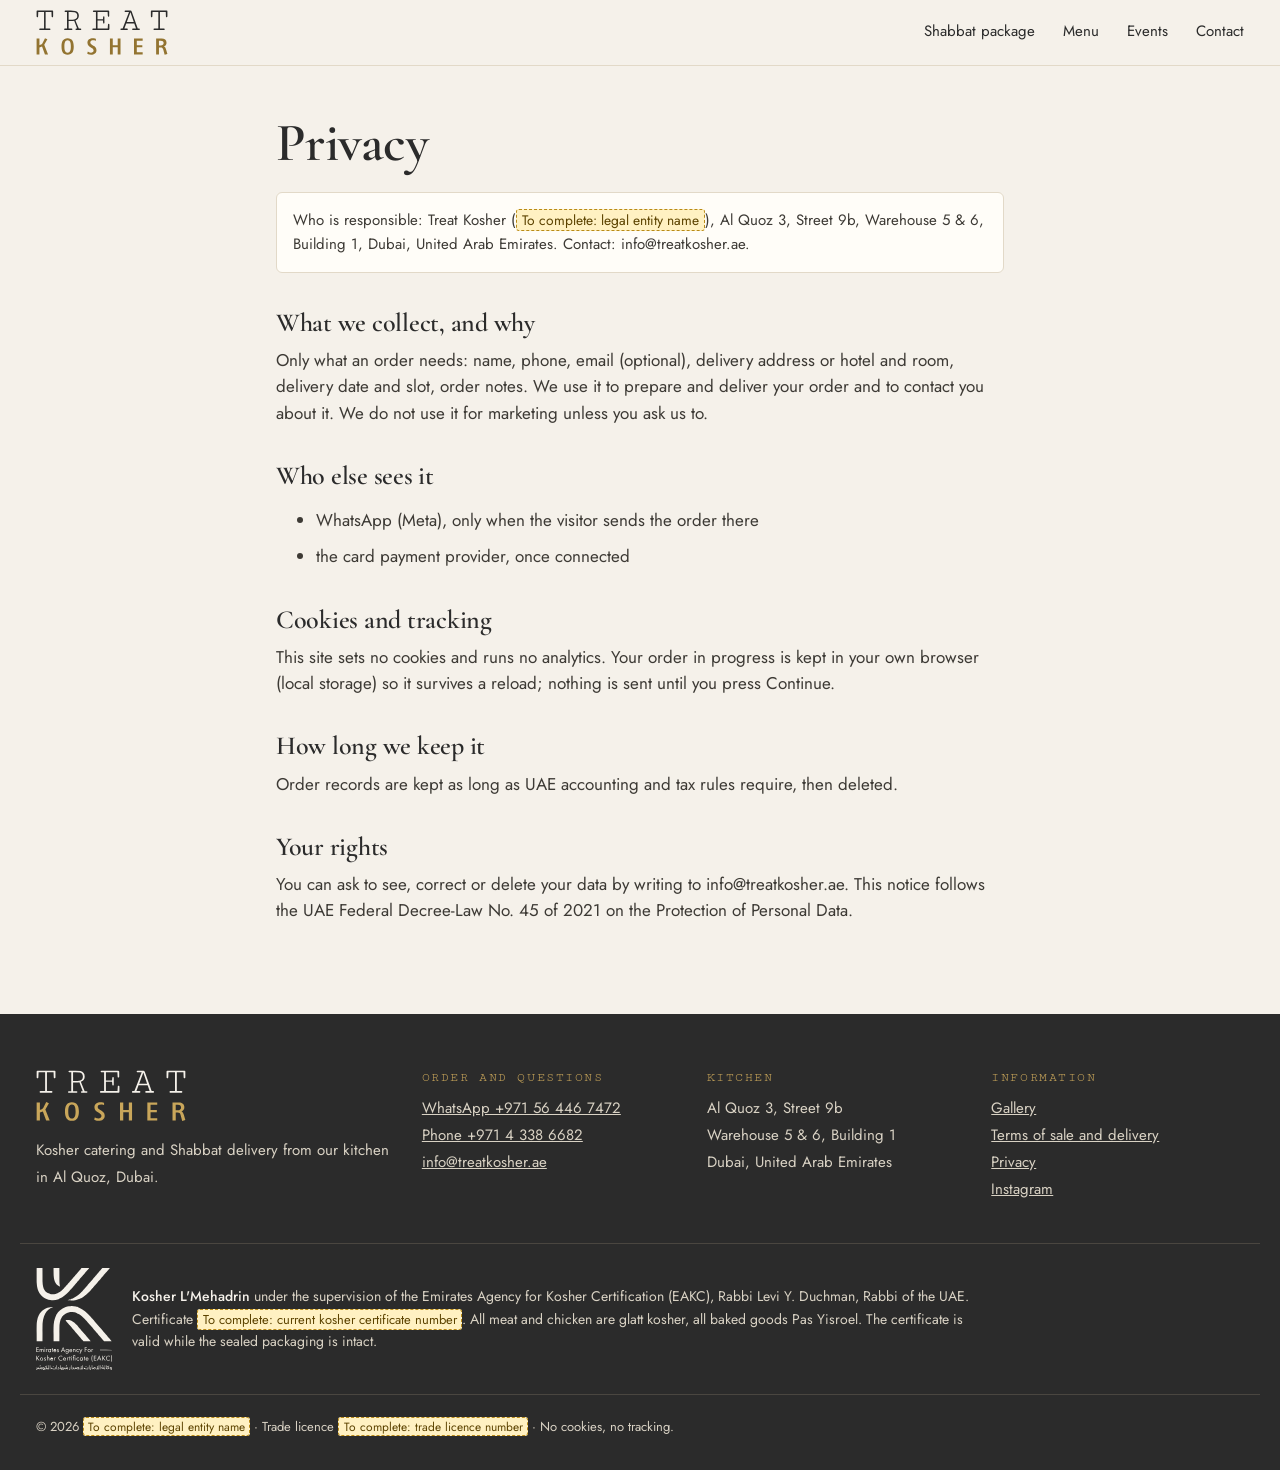
<file: privacy.html>
<!doctype html>
<html lang="en">
<head>
<meta charset="utf-8">
<meta name="viewport" content="width=device-width, initial-scale=1">
<title>Privacy · Treat Kosher</title>
<meta name="description" content="Privacy for Treat Kosher.">
<meta property="og:title" content="Privacy · Treat Kosher">
<meta property="og:description" content="Privacy for Treat Kosher.">
<meta property="og:image" content="photos/short-rib-fig.jpg">
<meta name="theme-color" content="#F5F1EA">
<meta name="robots" content="noindex">
<link rel="icon" href="favicon.svg" type="image/svg+xml">
<link rel="preload" href="fonts/cormorant-garamond-latin-600.woff2" as="font" type="font/woff2" crossorigin>
<link rel="preload" href="fonts/jost-latin-400.woff2" as="font" type="font/woff2" crossorigin>
<style>@font-face{font-family:"Cormorant Garamond";src:url(fonts/cormorant-garamond-latin-500.woff2) format("woff2");font-weight:500;font-style:normal;font-display:swap;}
@font-face{font-family:"Cormorant Garamond";src:url(fonts/cormorant-garamond-latin-600.woff2) format("woff2");font-weight:600;font-style:normal;font-display:swap;}
@font-face{font-family:"Jost";src:url(fonts/jost-latin-400.woff2) format("woff2");font-weight:400;font-style:normal;font-display:swap;}
@font-face{font-family:"Jost";src:url(fonts/jost-latin-500.woff2) format("woff2");font-weight:500;font-style:normal;font-display:swap;}
@font-face{font-family:"Cutive Mono";src:url(fonts/cutive-mono-latin-400.woff2) format("woff2");font-weight:400;font-style:normal;font-display:swap;}
@font-face{font-family:"Assistant";src:url(fonts/assistant-hebrew-400.woff2) format("woff2");font-weight:400;font-style:normal;font-display:swap;unicode-range:U+0590-05FF,U+200C-2010,U+20AA,U+25CC,U+FB1D-FB4F;}
@font-face{font-family:"Assistant";src:url(fonts/assistant-hebrew-600.woff2) format("woff2");font-weight:600;font-style:normal;font-display:swap;unicode-range:U+0590-05FF,U+200C-2010,U+20AA,U+25CC,U+FB1D-FB4F;}
:root{--ink:#2B2B2B;--gold:#937431;--gold-deep:#7A5F24;--paper:#F5F1EA;--surface:#FFFDF8;--line:#E2D9C8;--muted:#6B6459;
--f-display:"Cormorant Garamond",Georgia,serif;--f-body:"Jost","Assistant",system-ui,sans-serif;--f-mono:"Cutive Mono",ui-monospace,monospace;--f-he:"Assistant",system-ui,sans-serif;}</style>
<link rel="stylesheet" href="styles.css">
</head>
<body class="legalpage">
<a class="skip" href="#main">Skip to content</a>
<header class="top">
  <div class="top__in">
    <a class="top__brand" href="./" aria-label="Treat Kosher, home"><svg class="logo" focusable="false" xmlns="http://www.w3.org/2000/svg" viewBox="-4 -4 918 313" role="img" aria-label="Treat Kosher">
<path class="tk-treat" fill="var(--tk-ink, #333333)" d="M51.878736122971816 9.914602903501276V125.08539709649872H23.979504696840305Q21.327924850555082 125.08539709649872 19.771562766865927 126.5264730999146Q18.21520068317677 127.96754910333048 18.21520068317677 129.9274124679761Q18.21520068317677 132.00256191289498 19.829205807002563 133.5012809564475Q21.443210930828354 135.0 24.21007685738685 135.0H90.61485909479077Q93.38172502134927 135.0 94.93808710503842 133.5012809564475Q96.49444918872759 132.00256191289498 96.49444918872759 129.9274124679761Q96.49444918872759 127.96754910333048 94.99573014517506 126.5264730999146Q93.49701110162255 125.08539709649872 90.84543125533732 125.08539709649872H62.94619982920581V9.914602903501276H103.52690008539709L104.6797608881298 41.157130657557644Q104.79504696840307 43.46285226302305 106.2937660119556 44.78864218616567Q107.79248505550811 46.11443210930828 109.75234842015371 46.11443210930828Q111.94278394534585 46.11443210930828 113.499146029035 44.55807002561913Q115.05550811272416 43.00170794192998 115.05550811272416 40.119555935098205V6.2254483347566065Q115.05550811272416 3.1127241673783033 113.96029035012809 1.5563620836891516Q112.86507258753203 0.0 110.44406490179334 0.0H4.84201537147737Q2.190435525192143 0.0 1.0952177625960715 1.4987190435525122Q0.0 2.9974380871050244 0.0 6.2254483347566065V40.119555935098205Q0.0 43.00170794192998 1.7292912040990611 44.6733561058924Q3.4585824081981222 46.345004269854826 5.649017933390265 46.345004269854826Q7.493595217762596 46.345004269854826 8.877028181041846 45.01921434671221Q10.260461144321095 43.693424423569596 10.375747224594363 41.157130657557644L11.75918018787361 9.914602903501276Z M222.83091374893255 125.5465414175918V72.51494449188728H243.0059777967549Q247.04099060631938 72.51494449188728 253.61229718189583 71.93851409052093Q260.18360375747227 71.36208368915456 261.4517506404782 70.90093936806149L282.20324508966695 125.5465414175918H276.3236549957302Q273.67207514944494 125.5465414175918 272.1733561058924 126.92997438087104Q270.6746370623399 128.3134073441503 270.6746370623399 130.15798462852263Q270.6746370623399 132.11784799316823 272.23099914602903 133.5589239965841Q273.7873612297182 135.0 276.5542271562767 135.0H303.6464560204953Q307.4508966695132 135.0 309.1801878736123 133.61656703672077Q310.90947907771135 132.2331340734415 310.90947907771135 130.15798462852263Q310.90947907771135 128.19812126387703 309.23783091374895 126.8723313407344Q307.56618274978655 125.5465414175918 303.53116994022207 125.5465414175918H293.8471391972673L270.3287788215201 68.36464560204954Q280.58923996584116 64.5602049530316 287.3334756618275 56.77839453458583Q294.0777113578139 48.996584116140056 294.0777113578139 36.66097352690008Q294.0777113578139 21.673783091374887 287.21818958155427 13.661400512382578Q280.35866780529466 5.649017933390269 268.2536293766012 2.8245089666951344Q256.1485909479078 0.0 237.5875320239112 0.0H200.69598633646459Q197.9291204099061 0.0 196.3727583262169 1.4987190435525122Q194.81639624252776 2.9974380871050244 194.81639624252776 5.072587532023903Q194.81639624252776 7.032450896669516 196.3727583262169 8.473526900085396Q197.9291204099061 9.914602903501276 200.5807002561913 9.914602903501276H211.76345004269857V125.5465414175918H197.35269000853972Q194.58582408198123 125.5465414175918 193.08710503842872 126.92997438087104Q191.58838599487618 128.3134073441503 191.58838599487618 130.2732707087959Q191.58838599487618 132.11784799316823 193.14474807856533 133.5589239965841Q194.7011101622545 135.0 197.467976088813 135.0H243.46712211784802Q246.2339880444065 135.0 247.732707087959 133.5589239965841Q249.23142613151154 132.11784799316823 249.23142613151154 130.2732707087959Q249.23142613151154 128.3134073441503 247.732707087959 126.92997438087104Q246.2339880444065 125.5465414175918 243.5824081981213 125.5465414175918ZM237.47224594363792 9.914602903501276Q254.8804440649018 9.914602903501276 264.44918872758325 11.989752348420147Q274.0179333902647 14.064901793339018 278.5140905209223 19.94449188727583Q283.01024765157985 25.824081981212643 283.01024765157985 37.467976088812975Q283.01024765157985 48.42015371477369 277.2459436379163 54.12681468830059Q271.4816396242528 59.83347566182749 261.3941076003416 61.73569598633646Q251.30657557643042 63.637916310845426 235.1665243381725 63.637916310845426H222.83091374893255V9.914602903501276Z M467.5661827497865 39.081981212638766Q465.8368915456874 39.081981212638766 464.5111016225448 40.46541417591801Q463.1853116994022 41.84884713919726 462.9547395388556 44.26985482493595L461.4560204953031 59.60290350128095H423.87275832621685V9.914602903501276H494.08198121263877L495.69598633646456 38.04440649017933Q495.8112724167378 40.119555935098205 497.2523484201537 41.27241673783091Q498.6934244235696 42.42527754056361 500.53800170794193 42.42527754056361Q502.3825789923142 42.42527754056361 503.7660119555935 41.099487617421005Q505.14944491887275 39.7736976942784 505.14944491887275 37.35269000853971V6.2254483347566065Q505.14944491887275 3.343296327924861 503.36251067463706 1.6716481639624305Q501.5755764304013 0.0 498.6934244235696 0.0H397.47224594363786Q394.82066609735267 0.0 393.2643040136635 1.4987190435525122Q391.70794192997437 2.9974380871050244 391.70794192997437 5.072587532023903Q391.70794192997437 7.032450896669516 393.14901793339027 8.473526900085396Q394.5900939368061 9.914602903501276 397.24167378309136 9.914602903501276H412.8052946199829V125.20068317677199H393.2066609735269Q390.55508112724164 125.20068317677199 388.99871904355246 126.64175918018788Q387.44235695986333 128.08283518360375 387.44235695986333 130.04269854824935Q387.44235695986333 132.00256191289498 388.99871904355246 133.5012809564475Q390.55508112724164 135.0 393.32194705380016 135.0H500.0768573868488Q502.9590093936806 135.0 504.7459436379163 133.3859948761742Q506.532877882152 131.77198975234842 506.532877882152 128.88983774551664V97.76259607173355Q506.532877882152 94.8804440649018 505.0918018787361 93.32408198121263Q503.6507258753202 91.76771989752348 501.6908625106746 91.76771989752348Q499.73099914602903 91.76771989752348 498.23228010247647 93.03586678052946Q496.73356105892395 94.30401366353544 496.6182749786507 96.26387702818104L494.7736976942784 125.20068317677199H423.87275832621685V68.4799316823228H461.4560204953031L462.9547395388556 85.54227156276687Q463.0700256191289 87.84799316823228 464.4534585824082 89.1737830913749Q465.8368915456874 90.49957301451751 467.5661827497865 90.49957301451751Q469.4107600341588 90.49957301451751 470.6789069171648 89.00085397096498Q471.94705380017075 87.50213492741247 471.94705380017075 84.6199829205807V45.19214346712212Q471.94705380017075 42.19470538001708 470.6789069171648 40.638343296327925Q469.4107600341588 39.081981212638766 467.5661827497865 39.081981212638766Z M634.8292058070025 130.04269854824935Q634.8292058070025 128.08283518360375 633.2728437233134 126.58411614005124Q631.7164816396242 125.08539709649872 629.064901793339 125.08539709649872H610.734415029889L623.6464560204953 89.80785653287788H679.329632792485L691.665243381725 125.08539709649872H670.2220324508967Q667.5704526046114 125.08539709649872 666.0717335610589 126.5264730999146Q664.5730145175064 127.96754910333048 664.5730145175064 129.9274124679761Q664.5730145175064 132.00256191289498 666.1293766011955 133.5012809564475Q667.6857386848847 135.0 670.4526046114431 135.0H712.6473099914602Q715.2988898377455 135.0 716.8552519214346 133.5012809564475Q718.4116140051237 132.00256191289498 718.4116140051237 129.9274124679761Q718.4116140051237 127.96754910333048 716.9705380017078 126.5264730999146Q715.529461998292 125.08539709649872 712.8778821520068 125.08539709649872H703.7702818104184L662.0367207514944 7.493595217762589Q659.3851409052091 0.0 652.6985482493594 0.0H617.7668659265585Q615.1152860802732 0.0 613.6165670367207 1.4987190435525122Q612.1178479931682 2.9974380871050244 612.1178479931682 4.957301451750652Q612.1178479931682 7.032450896669516 613.6165670367207 8.473526900085396Q615.1152860802732 9.914602903501276 617.8821520068317 9.914602903501276H642.8992314261315L598.5140905209222 125.08539709649872H588.7147736976942Q586.063193851409 125.08539709649872 584.5644748078564 126.58411614005124Q583.065755764304 128.08283518360375 583.065755764304 130.04269854824935Q583.065755764304 132.11784799316823 584.5644748078564 133.5589239965841Q586.063193851409 135.0 588.8300597779676 135.0H628.9496157130657Q631.7164816396242 135.0 633.2728437233134 133.5589239965841Q634.8292058070025 132.11784799316823 634.8292058070025 130.04269854824935ZM652.929120409906 11.413321947053802 675.871050384287 80.23911187019641H627.4508966695132Z M846.8232280102476 9.914602903501276V125.08539709649872H818.923996584116Q816.2724167378308 125.08539709649872 814.7160546541417 126.5264730999146Q813.1596925704525 127.96754910333048 813.1596925704525 129.9274124679761Q813.1596925704525 132.00256191289498 814.7736976942783 133.5012809564475Q816.3877028181041 135.0 819.1545687446626 135.0H885.5593509820666Q888.326216908625 135.0 889.8825789923142 133.5012809564475Q891.4389410760034 132.00256191289498 891.4389410760034 129.9274124679761Q891.4389410760034 127.96754910333048 889.9402220324508 126.5264730999146Q888.4415029888983 125.08539709649872 885.7899231426131 125.08539709649872H857.8906917164816V9.914602903501276H898.4713919726728L899.6242527754056 41.157130657557644Q899.7395388556788 43.46285226302305 901.2382578992313 44.78864218616567Q902.7369769427838 46.11443210930828 904.6968403074295 46.11443210930828Q906.8872758326216 46.11443210930828 908.4436379163108 44.55807002561913Q909.9999999999999 43.00170794192998 909.9999999999999 40.119555935098205V6.2254483347566065Q909.9999999999999 3.1127241673783033 908.9047822374039 1.5563620836891516Q907.8095644748078 0.0 905.3885567890691 0.0H799.7865072587531Q797.1349274124678 0.0 796.0397096498718 1.4987190435525122Q794.9444918872757 2.9974380871050244 794.9444918872757 6.2254483347566065V40.119555935098205Q794.9444918872757 43.00170794192998 796.6737830913748 44.6733561058924Q798.4030742954739 46.345004269854826 800.593509820666 46.345004269854826Q802.4380871050383 46.345004269854826 803.8215200683176 45.01921434671221Q805.2049530315968 43.693424423569596 805.3202391118701 41.157130657557644L806.7036720751494 9.914602903501276Z"/>
<path class="tk-kosher" fill="var(--tk-gold, #937431)" d="M79.82857142857142 305.0 53.271428571428565 238.21428571428572 75.1142857142857 199.87142857142857 58.45714285714286 192.32857142857142 40.857142857142854 227.05714285714288C36.92857142857143 235.07142857142856 28.91428571428571 237.5857142857143 19.8 240.57142857142856V195.0H0.0V305.0H19.8V256.75714285714287L37.871428571428574 250.4714285714286L58.142857142857146 305.0Z M258.5285714285714 249.68571428571428C258.5285714285714 217.4714285714286 247.84285714285716 192.8 215.47142857142856 192.8C183.4142857142857 192.8 173.35714285714286 217.78571428571428 173.35714285714286 249.52857142857144C173.35714285714286 282.37142857142857 183.25714285714287 306.8857142857143 215.94285714285715 306.8857142857143C248.78571428571428 306.8857142857143 258.5285714285714 282.5285714285714 258.5285714285714 249.68571428571428ZM238.25714285714287 249.52857142857144C238.25714285714287 272.9428571428571 234.32857142857142 292.5857142857143 215.94285714285715 292.5857142857143C197.4 292.5857142857143 193.47142857142856 272.9428571428571 193.47142857142856 249.52857142857144C193.47142857142856 226.42857142857144 197.55714285714285 207.10000000000002 215.78571428571428 207.10000000000002C234.0142857142857 207.10000000000002 238.25714285714287 226.42857142857144 238.25714285714287 249.52857142857144Z M416.6428571428571 275.6142857142857C416.6428571428571 241.5142857142857 373.58571428571423 244.34285714285716 373.58571428571423 222.65714285714284C373.58571428571423 211.5 382.8571428571428 207.25714285714287 394.0142857142857 207.25714285714287C403.2857142857142 207.25714285714287 412.5571428571428 210.87142857142857 412.5571428571428 210.87142857142857V196.25714285714287C412.5571428571428 196.25714285714287 402.1857142857142 193.1142857142857 390.8714285714285 193.1142857142857C370.1285714285714 193.1142857142857 353.6285714285714 203.4857142857143 353.6285714285714 224.22857142857143C353.6285714285714 258.1714285714286 396.6857142857142 255.65714285714284 396.6857142857142 277.9714285714286C396.6857142857142 287.87142857142857 388.0428571428571 292.74285714285713 378.1428571428571 292.74285714285713C365.5714285714285 292.74285714285713 356.61428571428564 284.7285714285714 356.61428571428564 284.7285714285714L352.0571428571428 298.4C352.0571428571428 298.4 361.6428571428571 307.2 379.71428571428567 307.2C399.9857142857142 307.2 416.6428571428571 295.72857142857146 416.6428571428571 275.6142857142857Z M583.8714285714286 305.0V195.0H564.2285714285715V240.8857142857143H529.9714285714286V195.0H510.1714285714286V305.0H529.9714285714286V255.18571428571428H564.2285714285715V305.0Z M737.9000000000001 305.0V290.7H697.0428571428572V255.18571428571428H735.5428571428572V240.8857142857143H697.0428571428572V209.3H737.9000000000001V195.0H677.4000000000001V305.0Z M910.0000000000001 302.1714285714286 901.2 271.6857142857143C897.1142857142859 257.7 894.757142857143 252.9857142857143 886.2714285714287 249.37142857142857C886.2714285714287 249.37142857142857 903.8714285714286 244.5 903.8714285714286 223.75714285714287C903.8714285714286 204.42857142857144 890.0428571428572 195.0 870.2428571428572 195.0H831.4285714285716V305.0H851.2285714285715V256.2857142857143H862.857142857143C873.3857142857144 256.2857142857143 878.257142857143 260.37142857142857 880.9285714285716 270.74285714285713L890.6714285714287 307.98571428571427ZM883.757142857143 224.85714285714286C883.757142857143 236.17142857142858 875.9000000000001 242.14285714285714 864.2714285714287 242.14285714285714H851.0714285714287V209.14285714285714H864.2714285714287C875.7428571428572 209.14285714285714 883.757142857143 213.7 883.757142857143 224.85714285714286Z"/>
</svg></a>
    <nav class="top__nav" aria-label="Main">
      <a href="./#shabbat">Shabbat package</a>
      <a href="./#menu">Menu</a>
      <a href="./#events">Events</a>
      <a href="./#contact">Contact</a>
    </nav>
    
  </div>
</header>
<main id="main" class="legal">
<h1>Privacy</h1>
<p class="legal__meta">Who is responsible: Treat Kosher (<span class="todo" data-todo="legal entity name">To complete: legal entity name</span>), Al Quoz 3, Street 9b, Warehouse 5 &amp; 6, Building 1, Dubai, United Arab Emirates. Contact: info@treatkosher.ae.</p>
<h2>What we collect, and why</h2>
<p>Only what an order needs: name, phone, email (optional), delivery address or hotel and room, delivery date and slot, order notes. We use it to prepare and deliver your order and to contact you about it. We do not use it for marketing unless you ask us to.</p>
<h2>Who else sees it</h2>
<ul><li>WhatsApp (Meta), only when the visitor sends the order there</li><li>the card payment provider, once connected</li></ul>
<h2>Cookies and tracking</h2>
<p>This site sets no cookies and runs no analytics. Your order in progress is kept in your own browser (local storage) so it survives a reload; nothing is sent until you press Continue.</p>
<h2>How long we keep it</h2>
<p>Order records are kept as long as UAE accounting and tax rules require, then deleted.</p>
<h2>Your rights</h2>
<p>You can ask to see, correct or delete your data by writing to info@treatkosher.ae. This notice follows the UAE Federal Decree-Law No. 45 of 2021 on the Protection of Personal Data.</p>
</main>
<footer class="foot" id="contact">
  <div class="foot__in">
    <div class="foot__brand"><svg class="logo" focusable="false" xmlns="http://www.w3.org/2000/svg" viewBox="-4 -4 918 313" role="img" aria-label="Treat Kosher">
<path class="tk-treat" fill="var(--tk-ink, #333333)" d="M51.878736122971816 9.914602903501276V125.08539709649872H23.979504696840305Q21.327924850555082 125.08539709649872 19.771562766865927 126.5264730999146Q18.21520068317677 127.96754910333048 18.21520068317677 129.9274124679761Q18.21520068317677 132.00256191289498 19.829205807002563 133.5012809564475Q21.443210930828354 135.0 24.21007685738685 135.0H90.61485909479077Q93.38172502134927 135.0 94.93808710503842 133.5012809564475Q96.49444918872759 132.00256191289498 96.49444918872759 129.9274124679761Q96.49444918872759 127.96754910333048 94.99573014517506 126.5264730999146Q93.49701110162255 125.08539709649872 90.84543125533732 125.08539709649872H62.94619982920581V9.914602903501276H103.52690008539709L104.6797608881298 41.157130657557644Q104.79504696840307 43.46285226302305 106.2937660119556 44.78864218616567Q107.79248505550811 46.11443210930828 109.75234842015371 46.11443210930828Q111.94278394534585 46.11443210930828 113.499146029035 44.55807002561913Q115.05550811272416 43.00170794192998 115.05550811272416 40.119555935098205V6.2254483347566065Q115.05550811272416 3.1127241673783033 113.96029035012809 1.5563620836891516Q112.86507258753203 0.0 110.44406490179334 0.0H4.84201537147737Q2.190435525192143 0.0 1.0952177625960715 1.4987190435525122Q0.0 2.9974380871050244 0.0 6.2254483347566065V40.119555935098205Q0.0 43.00170794192998 1.7292912040990611 44.6733561058924Q3.4585824081981222 46.345004269854826 5.649017933390265 46.345004269854826Q7.493595217762596 46.345004269854826 8.877028181041846 45.01921434671221Q10.260461144321095 43.693424423569596 10.375747224594363 41.157130657557644L11.75918018787361 9.914602903501276Z M222.83091374893255 125.5465414175918V72.51494449188728H243.0059777967549Q247.04099060631938 72.51494449188728 253.61229718189583 71.93851409052093Q260.18360375747227 71.36208368915456 261.4517506404782 70.90093936806149L282.20324508966695 125.5465414175918H276.3236549957302Q273.67207514944494 125.5465414175918 272.1733561058924 126.92997438087104Q270.6746370623399 128.3134073441503 270.6746370623399 130.15798462852263Q270.6746370623399 132.11784799316823 272.23099914602903 133.5589239965841Q273.7873612297182 135.0 276.5542271562767 135.0H303.6464560204953Q307.4508966695132 135.0 309.1801878736123 133.61656703672077Q310.90947907771135 132.2331340734415 310.90947907771135 130.15798462852263Q310.90947907771135 128.19812126387703 309.23783091374895 126.8723313407344Q307.56618274978655 125.5465414175918 303.53116994022207 125.5465414175918H293.8471391972673L270.3287788215201 68.36464560204954Q280.58923996584116 64.5602049530316 287.3334756618275 56.77839453458583Q294.0777113578139 48.996584116140056 294.0777113578139 36.66097352690008Q294.0777113578139 21.673783091374887 287.21818958155427 13.661400512382578Q280.35866780529466 5.649017933390269 268.2536293766012 2.8245089666951344Q256.1485909479078 0.0 237.5875320239112 0.0H200.69598633646459Q197.9291204099061 0.0 196.3727583262169 1.4987190435525122Q194.81639624252776 2.9974380871050244 194.81639624252776 5.072587532023903Q194.81639624252776 7.032450896669516 196.3727583262169 8.473526900085396Q197.9291204099061 9.914602903501276 200.5807002561913 9.914602903501276H211.76345004269857V125.5465414175918H197.35269000853972Q194.58582408198123 125.5465414175918 193.08710503842872 126.92997438087104Q191.58838599487618 128.3134073441503 191.58838599487618 130.2732707087959Q191.58838599487618 132.11784799316823 193.14474807856533 133.5589239965841Q194.7011101622545 135.0 197.467976088813 135.0H243.46712211784802Q246.2339880444065 135.0 247.732707087959 133.5589239965841Q249.23142613151154 132.11784799316823 249.23142613151154 130.2732707087959Q249.23142613151154 128.3134073441503 247.732707087959 126.92997438087104Q246.2339880444065 125.5465414175918 243.5824081981213 125.5465414175918ZM237.47224594363792 9.914602903501276Q254.8804440649018 9.914602903501276 264.44918872758325 11.989752348420147Q274.0179333902647 14.064901793339018 278.5140905209223 19.94449188727583Q283.01024765157985 25.824081981212643 283.01024765157985 37.467976088812975Q283.01024765157985 48.42015371477369 277.2459436379163 54.12681468830059Q271.4816396242528 59.83347566182749 261.3941076003416 61.73569598633646Q251.30657557643042 63.637916310845426 235.1665243381725 63.637916310845426H222.83091374893255V9.914602903501276Z M467.5661827497865 39.081981212638766Q465.8368915456874 39.081981212638766 464.5111016225448 40.46541417591801Q463.1853116994022 41.84884713919726 462.9547395388556 44.26985482493595L461.4560204953031 59.60290350128095H423.87275832621685V9.914602903501276H494.08198121263877L495.69598633646456 38.04440649017933Q495.8112724167378 40.119555935098205 497.2523484201537 41.27241673783091Q498.6934244235696 42.42527754056361 500.53800170794193 42.42527754056361Q502.3825789923142 42.42527754056361 503.7660119555935 41.099487617421005Q505.14944491887275 39.7736976942784 505.14944491887275 37.35269000853971V6.2254483347566065Q505.14944491887275 3.343296327924861 503.36251067463706 1.6716481639624305Q501.5755764304013 0.0 498.6934244235696 0.0H397.47224594363786Q394.82066609735267 0.0 393.2643040136635 1.4987190435525122Q391.70794192997437 2.9974380871050244 391.70794192997437 5.072587532023903Q391.70794192997437 7.032450896669516 393.14901793339027 8.473526900085396Q394.5900939368061 9.914602903501276 397.24167378309136 9.914602903501276H412.8052946199829V125.20068317677199H393.2066609735269Q390.55508112724164 125.20068317677199 388.99871904355246 126.64175918018788Q387.44235695986333 128.08283518360375 387.44235695986333 130.04269854824935Q387.44235695986333 132.00256191289498 388.99871904355246 133.5012809564475Q390.55508112724164 135.0 393.32194705380016 135.0H500.0768573868488Q502.9590093936806 135.0 504.7459436379163 133.3859948761742Q506.532877882152 131.77198975234842 506.532877882152 128.88983774551664V97.76259607173355Q506.532877882152 94.8804440649018 505.0918018787361 93.32408198121263Q503.6507258753202 91.76771989752348 501.6908625106746 91.76771989752348Q499.73099914602903 91.76771989752348 498.23228010247647 93.03586678052946Q496.73356105892395 94.30401366353544 496.6182749786507 96.26387702818104L494.7736976942784 125.20068317677199H423.87275832621685V68.4799316823228H461.4560204953031L462.9547395388556 85.54227156276687Q463.0700256191289 87.84799316823228 464.4534585824082 89.1737830913749Q465.8368915456874 90.49957301451751 467.5661827497865 90.49957301451751Q469.4107600341588 90.49957301451751 470.6789069171648 89.00085397096498Q471.94705380017075 87.50213492741247 471.94705380017075 84.6199829205807V45.19214346712212Q471.94705380017075 42.19470538001708 470.6789069171648 40.638343296327925Q469.4107600341588 39.081981212638766 467.5661827497865 39.081981212638766Z M634.8292058070025 130.04269854824935Q634.8292058070025 128.08283518360375 633.2728437233134 126.58411614005124Q631.7164816396242 125.08539709649872 629.064901793339 125.08539709649872H610.734415029889L623.6464560204953 89.80785653287788H679.329632792485L691.665243381725 125.08539709649872H670.2220324508967Q667.5704526046114 125.08539709649872 666.0717335610589 126.5264730999146Q664.5730145175064 127.96754910333048 664.5730145175064 129.9274124679761Q664.5730145175064 132.00256191289498 666.1293766011955 133.5012809564475Q667.6857386848847 135.0 670.4526046114431 135.0H712.6473099914602Q715.2988898377455 135.0 716.8552519214346 133.5012809564475Q718.4116140051237 132.00256191289498 718.4116140051237 129.9274124679761Q718.4116140051237 127.96754910333048 716.9705380017078 126.5264730999146Q715.529461998292 125.08539709649872 712.8778821520068 125.08539709649872H703.7702818104184L662.0367207514944 7.493595217762589Q659.3851409052091 0.0 652.6985482493594 0.0H617.7668659265585Q615.1152860802732 0.0 613.6165670367207 1.4987190435525122Q612.1178479931682 2.9974380871050244 612.1178479931682 4.957301451750652Q612.1178479931682 7.032450896669516 613.6165670367207 8.473526900085396Q615.1152860802732 9.914602903501276 617.8821520068317 9.914602903501276H642.8992314261315L598.5140905209222 125.08539709649872H588.7147736976942Q586.063193851409 125.08539709649872 584.5644748078564 126.58411614005124Q583.065755764304 128.08283518360375 583.065755764304 130.04269854824935Q583.065755764304 132.11784799316823 584.5644748078564 133.5589239965841Q586.063193851409 135.0 588.8300597779676 135.0H628.9496157130657Q631.7164816396242 135.0 633.2728437233134 133.5589239965841Q634.8292058070025 132.11784799316823 634.8292058070025 130.04269854824935ZM652.929120409906 11.413321947053802 675.871050384287 80.23911187019641H627.4508966695132Z M846.8232280102476 9.914602903501276V125.08539709649872H818.923996584116Q816.2724167378308 125.08539709649872 814.7160546541417 126.5264730999146Q813.1596925704525 127.96754910333048 813.1596925704525 129.9274124679761Q813.1596925704525 132.00256191289498 814.7736976942783 133.5012809564475Q816.3877028181041 135.0 819.1545687446626 135.0H885.5593509820666Q888.326216908625 135.0 889.8825789923142 133.5012809564475Q891.4389410760034 132.00256191289498 891.4389410760034 129.9274124679761Q891.4389410760034 127.96754910333048 889.9402220324508 126.5264730999146Q888.4415029888983 125.08539709649872 885.7899231426131 125.08539709649872H857.8906917164816V9.914602903501276H898.4713919726728L899.6242527754056 41.157130657557644Q899.7395388556788 43.46285226302305 901.2382578992313 44.78864218616567Q902.7369769427838 46.11443210930828 904.6968403074295 46.11443210930828Q906.8872758326216 46.11443210930828 908.4436379163108 44.55807002561913Q909.9999999999999 43.00170794192998 909.9999999999999 40.119555935098205V6.2254483347566065Q909.9999999999999 3.1127241673783033 908.9047822374039 1.5563620836891516Q907.8095644748078 0.0 905.3885567890691 0.0H799.7865072587531Q797.1349274124678 0.0 796.0397096498718 1.4987190435525122Q794.9444918872757 2.9974380871050244 794.9444918872757 6.2254483347566065V40.119555935098205Q794.9444918872757 43.00170794192998 796.6737830913748 44.6733561058924Q798.4030742954739 46.345004269854826 800.593509820666 46.345004269854826Q802.4380871050383 46.345004269854826 803.8215200683176 45.01921434671221Q805.2049530315968 43.693424423569596 805.3202391118701 41.157130657557644L806.7036720751494 9.914602903501276Z"/>
<path class="tk-kosher" fill="var(--tk-gold, #937431)" d="M79.82857142857142 305.0 53.271428571428565 238.21428571428572 75.1142857142857 199.87142857142857 58.45714285714286 192.32857142857142 40.857142857142854 227.05714285714288C36.92857142857143 235.07142857142856 28.91428571428571 237.5857142857143 19.8 240.57142857142856V195.0H0.0V305.0H19.8V256.75714285714287L37.871428571428574 250.4714285714286L58.142857142857146 305.0Z M258.5285714285714 249.68571428571428C258.5285714285714 217.4714285714286 247.84285714285716 192.8 215.47142857142856 192.8C183.4142857142857 192.8 173.35714285714286 217.78571428571428 173.35714285714286 249.52857142857144C173.35714285714286 282.37142857142857 183.25714285714287 306.8857142857143 215.94285714285715 306.8857142857143C248.78571428571428 306.8857142857143 258.5285714285714 282.5285714285714 258.5285714285714 249.68571428571428ZM238.25714285714287 249.52857142857144C238.25714285714287 272.9428571428571 234.32857142857142 292.5857142857143 215.94285714285715 292.5857142857143C197.4 292.5857142857143 193.47142857142856 272.9428571428571 193.47142857142856 249.52857142857144C193.47142857142856 226.42857142857144 197.55714285714285 207.10000000000002 215.78571428571428 207.10000000000002C234.0142857142857 207.10000000000002 238.25714285714287 226.42857142857144 238.25714285714287 249.52857142857144Z M416.6428571428571 275.6142857142857C416.6428571428571 241.5142857142857 373.58571428571423 244.34285714285716 373.58571428571423 222.65714285714284C373.58571428571423 211.5 382.8571428571428 207.25714285714287 394.0142857142857 207.25714285714287C403.2857142857142 207.25714285714287 412.5571428571428 210.87142857142857 412.5571428571428 210.87142857142857V196.25714285714287C412.5571428571428 196.25714285714287 402.1857142857142 193.1142857142857 390.8714285714285 193.1142857142857C370.1285714285714 193.1142857142857 353.6285714285714 203.4857142857143 353.6285714285714 224.22857142857143C353.6285714285714 258.1714285714286 396.6857142857142 255.65714285714284 396.6857142857142 277.9714285714286C396.6857142857142 287.87142857142857 388.0428571428571 292.74285714285713 378.1428571428571 292.74285714285713C365.5714285714285 292.74285714285713 356.61428571428564 284.7285714285714 356.61428571428564 284.7285714285714L352.0571428571428 298.4C352.0571428571428 298.4 361.6428571428571 307.2 379.71428571428567 307.2C399.9857142857142 307.2 416.6428571428571 295.72857142857146 416.6428571428571 275.6142857142857Z M583.8714285714286 305.0V195.0H564.2285714285715V240.8857142857143H529.9714285714286V195.0H510.1714285714286V305.0H529.9714285714286V255.18571428571428H564.2285714285715V305.0Z M737.9000000000001 305.0V290.7H697.0428571428572V255.18571428571428H735.5428571428572V240.8857142857143H697.0428571428572V209.3H737.9000000000001V195.0H677.4000000000001V305.0Z M910.0000000000001 302.1714285714286 901.2 271.6857142857143C897.1142857142859 257.7 894.757142857143 252.9857142857143 886.2714285714287 249.37142857142857C886.2714285714287 249.37142857142857 903.8714285714286 244.5 903.8714285714286 223.75714285714287C903.8714285714286 204.42857142857144 890.0428571428572 195.0 870.2428571428572 195.0H831.4285714285716V305.0H851.2285714285715V256.2857142857143H862.857142857143C873.3857142857144 256.2857142857143 878.257142857143 260.37142857142857 880.9285714285716 270.74285714285713L890.6714285714287 307.98571428571427ZM883.757142857143 224.85714285714286C883.757142857143 236.17142857142858 875.9000000000001 242.14285714285714 864.2714285714287 242.14285714285714H851.0714285714287V209.14285714285714H864.2714285714287C875.7428571428572 209.14285714285714 883.757142857143 213.7 883.757142857143 224.85714285714286Z"/>
</svg><p>Kosher catering and Shabbat delivery from our kitchen in Al Quoz, Dubai.</p></div>
    <div>
      <h2 class="foot__h">Order and questions</h2>
      <p><a href="https://wa.me/971564467472" rel="noopener">WhatsApp +971 56 446 7472</a><br>
      <a href="tel:+97143386682">Phone +971 4 338 6682</a><br>
      <a href="mailto:info@treatkosher.ae">info@treatkosher.ae</a></p>
    </div>
    <div>
      <h2 class="foot__h">Kitchen</h2>
      <address>Al Quoz 3, Street 9b<br>Warehouse 5 &amp; 6, Building 1<br>Dubai, United Arab Emirates</address>
    </div>
    <div>
      <h2 class="foot__h">Information</h2>
      <p><a href="gallery">Gallery</a><br><a href="terms">Terms of sale and delivery</a><br><a href="privacy">Privacy</a><br><a href="https://www.instagram.com/treatkosher/" rel="noopener">Instagram</a></p>
    </div>
  </div>
  <div class="kashrut">
    <svg class="kashrut__mark" focusable="false" xmlns="http://www.w3.org/2000/svg" viewBox="0 0 1402.057715 1890.229126" role="img" aria-label="Emirates Agency for Kosher Certification (EAKC)">

<g transform="translate(-0.100676,1892.229126) scale(0.100000,-0.100000)"
fill="currentColor" stroke="none">
<path d="M127 18913 c-15 -14 -7 -2487 8 -2733 21 -330 42 -516 85 -745 7 -33
16 -80 20 -105 26 -138 127 -470 180 -595 12 -28 29 -68 38 -90 181 -428 511
-838 888 -1105 360 -254 843 -450 1289 -521 522 -84 1001 -34 1532 160 225 82
560 257 804 422 459 308 1019 836 1463 1378 17 20 48 56 70 81 23 25 52 59 66
75 14 17 95 111 180 209 85 99 168 195 184 215 17 20 48 56 70 81 23 25 52 59
66 75 14 17 95 111 180 209 85 99 168 195 184 215 17 20 48 56 70 81 23 25 52
59 66 75 14 17 95 111 180 209 85 99 168 195 184 215 17 20 48 56 70 81 23 25
52 59 66 75 94 111 401 468 434 505 23 25 52 59 66 75 94 111 401 468 434 505
23 25 52 59 66 75 93 110 401 468 434 505 41 46 75 85 225 260 44 52 81 101
81 108 0 9 -147 12 -699 12 l-700 0 -53 -62 c-29 -33 -73 -84 -98 -113 -25
-28 -56 -65 -70 -81 -14 -16 -95 -110 -180 -208 -85 -99 -168 -195 -184 -215
-17 -20 -48 -56 -70 -81 -23 -25 -52 -59 -66 -75 -14 -17 -95 -111 -180 -209
-85 -99 -168 -195 -184 -215 -17 -20 -48 -56 -70 -81 -23 -25 -52 -59 -66 -75
-14 -17 -95 -111 -180 -209 -85 -99 -168 -195 -184 -215 -17 -20 -48 -56 -70
-81 -23 -25 -52 -59 -66 -75 -14 -17 -95 -111 -180 -209 -85 -99 -168 -195
-184 -215 -17 -20 -48 -56 -70 -81 -23 -25 -52 -59 -66 -75 -14 -17 -95 -111
-180 -209 -85 -99 -168 -195 -184 -215 -17 -20 -48 -56 -70 -81 -23 -25 -52
-59 -66 -75 -262 -309 -369 -426 -559 -615 -270 -269 -527 -493 -686 -600 -27
-18 -59 -41 -70 -51 -53 -47 -468 -279 -499 -279 -3 0 -25 -9 -49 -19 -121
-55 -285 -99 -488 -131 -137 -21 -435 -9 -589 24 -203 43 -423 119 -557 193
-114 62 -141 77 -183 106 -175 119 -341 293 -446 467 -103 170 -203 423 -243
615 -67 317 -85 459 -111 863 -6 86 -10 676 -10 1351 0 660 -3 1206 -6 1215
-5 14 -62 16 -533 16 -290 0 -531 -3 -534 -7z"/>
<path d="M3246 18904 c-21 -54 -2 -1213 24 -1519 85 -984 380 -1516 1012
-1824 131 -64 165 -74 153 -43 -10 25 -36 170 -56 312 -50 360 -58 630 -59
1907 0 633 -3 1158 -6 1167 -9 24 -1059 24 -1068 0z"/>
<path d="M12207 18878 c-21 -24 -60 -68 -85 -98 -26 -30 -65 -75 -87 -100 -22
-25 -51 -59 -65 -75 -14 -17 -95 -111 -180 -209 -85 -99 -168 -195 -184 -215
-17 -20 -48 -56 -70 -81 -23 -25 -52 -59 -66 -75 -14 -17 -95 -111 -180 -209
-85 -99 -168 -195 -184 -215 -17 -20 -48 -56 -70 -81 -23 -25 -52 -59 -66 -75
-94 -111 -401 -468 -434 -505 -23 -25 -52 -59 -66 -75 -94 -111 -401 -468
-434 -505 -23 -25 -52 -59 -66 -75 -14 -17 -122 -142 -240 -279 -118 -137
-231 -268 -250 -291 -19 -23 -132 -154 -250 -290 -118 -137 -228 -264 -244
-284 -17 -20 -48 -56 -70 -81 -23 -25 -52 -59 -66 -75 -293 -345 -422 -489
-584 -650 -457 -453 -981 -820 -1488 -1044 -27 -12 -69 -31 -95 -42 -43 -20
-88 -37 -263 -101 -103 -38 -326 -101 -492 -138 -32 -7 -58 -16 -58 -20 0 -4
26 -10 58 -14 31 -4 89 -11 127 -16 433 -55 910 -27 1375 80 126 29 396 112
485 150 11 4 49 19 85 33 167 64 467 212 638 315 455 275 878 626 1248 1037
79 88 430 493 488 564 17 20 48 56 70 81 23 25 52 59 66 75 14 17 95 111 180
209 85 99 168 195 184 215 17 20 48 56 70 81 23 25 52 59 66 75 14 17 95 111
180 209 85 99 168 195 184 215 17 20 48 56 70 81 23 25 52 59 66 75 94 111
401 468 434 505 23 25 52 59 66 75 94 111 401 468 434 505 23 25 52 59 66 75
14 17 122 142 240 279 118 137 231 268 250 291 19 23 132 154 250 290 118 137
228 264 244 284 17 20 49 57 73 83 77 84 129 78 -639 78 l-681 0 -40 -42z"/>
<path d="M6350 11885 c-80 -7 -163 -16 -185 -19 -22 -4 -69 -12 -105 -17 -351
-56 -804 -222 -1149 -421 -664 -384 -1126 -950 -1393 -1708 -54 -152 -118
-380 -147 -525 -7 -33 -17 -78 -22 -100 -5 -22 -17 -98 -28 -170 -77 -508 -83
-675 -79 -2230 l3 -1280 535 0 535 0 7 1430 c3 787 9 1455 12 1485 3 30 11
102 16 160 21 208 66 470 107 620 8 30 18 69 23 85 93 353 297 718 538 963
307 311 671 503 1157 612 124 27 215 35 420 35 231 -1 298 -8 525 -62 77 -18
267 -79 292 -93 10 -5 22 -10 28 -10 25 0 280 -124 430 -210 207 -119 531
-352 689 -497 13 -12 55 -48 92 -80 137 -119 553 -545 695 -713 16 -19 47 -55
70 -80 22 -25 53 -61 70 -81 16 -20 126 -148 244 -285 118 -137 226 -262 240
-279 14 -16 43 -50 66 -75 33 -37 340 -394 434 -505 14 -16 43 -50 66 -75 22
-25 53 -61 70 -81 16 -20 126 -148 244 -285 118 -137 226 -262 240 -279 14
-16 43 -50 66 -75 22 -25 53 -61 70 -81 16 -20 126 -148 244 -285 118 -137
226 -262 240 -279 14 -16 43 -50 66 -75 22 -25 53 -61 70 -81 28 -35 448 -523
469 -545 5 -6 46 -54 90 -105 44 -52 99 -113 121 -137 l42 -42 692 2 c451 2
694 6 697 13 1 6 -64 87 -145 181 -81 94 -169 197 -197 230 -27 32 -68 79 -91
104 -22 25 -53 61 -70 81 -16 20 -126 148 -244 285 -118 137 -226 262 -240
279 -14 16 -43 50 -66 75 -22 25 -53 61 -70 81 -16 20 -126 148 -244 285 -118
137 -226 262 -240 279 -14 16 -43 50 -66 75 -22 25 -53 61 -70 81 -16 20 -126
148 -244 285 -118 137 -226 262 -240 279 -14 16 -43 50 -66 75 -22 25 -53 61
-70 81 -16 20 -126 148 -244 285 -118 137 -226 262 -240 279 -14 16 -43 50
-66 75 -22 25 -136 158 -254 295 -117 138 -232 270 -254 296 -23 25 -75 85
-116 133 -69 82 -135 158 -294 341 -693 795 -1482 1417 -2171 1709 -50 21
-103 44 -120 51 -122 52 -352 127 -475 155 -392 90 -674 114 -1010 85z"/>
<path d="M2905 11744 c-308 -20 -731 -124 -1015 -251 -382 -171 -621 -332
-880 -592 -417 -419 -678 -962 -801 -1666 -84 -482 -91 -685 -87 -2410 l3
-1410 535 0 535 0 7 1570 c4 864 9 1597 12 1630 3 33 10 116 16 185 11 128 24
238 40 348 23 149 32 199 40 237 4 22 14 67 21 100 74 367 207 723 387 1040
313 550 857 993 1458 1187 76 24 54 33 -86 34 -74 0 -157 -1 -185 -2z"/>
<path d="M5680 9324 c-150 -17 -254 -40 -248 -54 3 -8 79 -97 144 -170 22 -25
53 -61 70 -81 16 -20 126 -147 244 -284 118 -136 231 -267 250 -290 19 -23
132 -154 250 -291 118 -137 226 -262 240 -279 14 -16 43 -50 66 -75 33 -37
340 -394 434 -505 14 -16 43 -50 66 -75 33 -37 340 -394 434 -505 14 -16 43
-50 66 -75 22 -25 53 -61 70 -81 16 -20 99 -116 184 -215 85 -98 166 -192 180
-209 14 -16 43 -50 66 -75 22 -25 53 -61 70 -81 35 -43 336 -392 344 -399 3
-3 18 -21 34 -40 15 -19 48 -56 73 -82 l44 -48 652 0 c367 0 658 4 666 9 11 7
-19 48 -135 182 -82 94 -165 191 -184 214 -19 23 -132 154 -250 291 -118 137
-226 262 -240 279 -14 16 -43 50 -66 75 -33 37 -340 394 -434 505 -14 16 -43
50 -66 75 -33 37 -340 394 -434 505 -14 16 -43 50 -66 75 -22 25 -53 61 -70
81 -16 20 -99 116 -184 215 -85 98 -166 192 -180 208 -14 16 -45 53 -70 81
-25 28 -95 110 -157 181 -281 325 -583 580 -866 729 -185 97 -315 143 -557
195 -55 11 -373 22 -440 14z"/>
<path d="M4980 4305 c-5 -14 -21 -51 -35 -81 -14 -30 -25 -57 -25 -60 0 -2
-18 -43 -40 -90 -22 -47 -40 -88 -40 -90 0 -2 -11 -27 -24 -56 -35 -77 -60
-133 -96 -218 -36 -84 -61 -141 -95 -216 -39 -86 -38 -89 24 -89 l54 0 49 115
c27 63 57 121 66 128 27 20 345 17 363 -4 8 -9 34 -67 59 -128 l45 -111 49 -3
c53 -3 76 8 59 30 -5 7 -16 29 -23 48 -7 19 -26 63 -42 98 -15 34 -28 65 -28
67 0 2 -13 34 -30 70 -16 36 -30 68 -30 70 0 2 -13 34 -30 70 -16 36 -30 68
-30 70 0 3 -9 25 -20 50 -11 25 -29 65 -40 90 -11 25 -20 47 -20 50 0 2 -11
28 -24 58 -14 29 -33 75 -44 102 -23 58 -38 67 -52 30z m66 -325 c19 -47 44
-105 55 -129 11 -25 21 -56 22 -70 l2 -26 -128 -3 c-151 -3 -151 -3 -108 92
17 37 31 69 31 71 0 2 14 34 30 70 17 36 30 70 30 76 0 6 7 9 16 7 9 -2 30
-38 50 -88z"/>
<path d="M55 4288 c-3 -7 -4 -209 -3 -448 l3 -435 230 0 230 0 0 45 0 45 -177
3 -178 2 0 170 0 170 173 2 172 3 3 24 c2 12 1 34 -2 47 l-6 24 -170 0 -170 0
0 130 0 130 178 2 177 3 0 45 0 45 -228 3 c-177 2 -229 0 -232 -10z"/>
<path d="M8995 4288 c-3 -7 -4 -209 -3 -448 l3 -435 50 0 50 0 3 217 2 217
143 3 142 3 3 48 3 47 -145 0 -146 0 0 130 0 129 148 3 147 3 0 45 0 45 -198
3 c-152 2 -199 0 -202 -10z"/>
<path d="M1592 4217 c-28 -30 -28 -71 0 -97 31 -29 72 -26 98 7 53 67 -40 152
-98 90z"/>
<path d="M2955 4148 c-3 -7 -6 -51 -7 -98 -3 -81 -4 -84 -28 -90 -42 -10 -40
-86 3 -92 22 -3 22 -4 27 -233 l5 -230 45 0 45 0 5 230 5 230 45 5 45 5 0 40
0 40 -45 5 -45 5 -5 95 -5 95 -43 3 c-28 2 -44 -1 -47 -10z"/>
<path d="M861 3968 c-18 -5 -44 -16 -58 -25 -22 -15 -25 -14 -36 1 -9 13 -24
17 -52 14 l-40 -3 0 -275 0 -275 45 0 45 0 5 197 5 196 31 39 c28 34 36 38 79
38 41 0 51 -4 69 -28 19 -26 21 -45 26 -235 l5 -207 39 -3 c21 -2 44 2 50 8 7
7 13 82 16 205 l5 194 34 35 c37 38 81 47 121 26 40 -21 45 -48 50 -260 l5
-205 45 0 45 0 3 205 c3 226 -5 275 -49 320 -61 60 -190 58 -263 -5 l-28 -24
-37 29 c-30 23 -101 52 -121 49 -3 0 -20 -5 -39 -11z"/>
<path d="M2058 3970 c-15 -4 -37 -15 -49 -24 -21 -14 -25 -14 -40 0 -11 10
-31 14 -56 12 l-38 -3 0 -275 0 -275 45 0 45 0 5 200 c5 172 8 204 24 227 23
34 84 55 113 39 24 -12 30 -7 57 47 16 32 16 32 -9 42 -43 16 -69 19 -97 10z"/>
<path d="M2421 3968 c-132 -29 -201 -129 -201 -289 0 -93 12 -132 63 -202 65
-87 239 -115 332 -51 45 30 51 30 59 -1 6 -22 12 -25 51 -25 l45 0 0 281 0
280 -47 -3 c-41 -3 -48 -6 -51 -25 -4 -29 -9 -29 -52 0 -33 22 -113 48 -142
46 -7 -1 -33 -6 -57 -11z m158 -108 c111 -63 129 -238 33 -328 -65 -62 -131
-69 -203 -23 -62 39 -84 86 -84 178 0 63 3 76 30 115 54 76 147 100 224 58z"/>
<path d="M3421 3968 c-49 -11 -104 -43 -138 -79 -89 -98 -85 -339 9 -426 57
-53 98 -67 194 -68 116 0 175 28 232 112 26 38 23 47 -20 69 -31 16 -31 16
-68 -25 -100 -109 -240 -89 -295 43 -28 66 -29 66 199 66 230 0 219 -4 207 81
-18 129 -85 201 -210 228 -28 6 -55 11 -59 10 -4 -1 -27 -6 -51 -11z"/>
<path d="M4000 3969 c-53 -16 -86 -45 -104 -89 -40 -101 -6 -154 148 -230 92
-46 109 -88 57 -141 -43 -43 -83 -40 -133 11 -43 43 -53 46 -93 28 -30 -13
-31 -23 -6 -64 39 -63 86 -89 165 -89 115 0 170 38 194 133 22 91 -18 151
-138 209 -90 43 -110 59 -110 88 0 54 80 74 117 31 23 -27 43 -26 81 2 l22 17
-22 32 c-38 55 -114 81 -178 62z"/>
<path d="M5667 3969 c-140 -33 -207 -127 -207 -290 0 -146 60 -240 174 -274
86 -26 188 -13 235 29 36 33 44 21 38 -58 -8 -115 -54 -172 -145 -183 -91 -10
-160 30 -183 107 -15 51 -29 62 -71 58 -33 -3 -33 -3 -32 -54 3 -118 115 -204
265 -204 103 0 193 49 239 131 l25 44 3 343 3 343 -48 -3 c-41 -3 -48 -6 -51
-25 -4 -29 -9 -29 -52 0 -59 40 -125 52 -193 36z m165 -118 c38 -24 50 -39 67
-85 24 -66 25 -85 8 -144 -66 -219 -347 -169 -347 62 0 159 144 248 272 167z"/>
<path d="M6361 3968 c-49 -11 -104 -43 -138 -79 -89 -98 -85 -339 9 -426 57
-53 98 -67 194 -68 116 0 175 28 232 112 26 38 23 47 -20 69 -31 16 -31 16
-68 -25 -100 -109 -240 -89 -295 43 -28 66 -29 66 199 66 230 0 219 -4 207 81
-18 129 -85 201 -210 228 -28 6 -55 11 -59 10 -4 -1 -27 -6 -51 -11z m139
-109 c37 -21 70 -64 70 -93 0 -23 -30 -27 -165 -24 -117 3 -120 4 -123 26 -2
15 6 34 20 49 59 65 130 80 198 42z"/>
<path d="M7040 3969 c-19 -6 -50 -17 -67 -27 -31 -15 -33 -15 -46 2 -9 13 -23
17 -52 14 l-40 -3 0 -275 0 -275 45 0 45 0 5 190 c5 154 9 196 23 222 44 82
175 84 210 4 7 -15 14 -110 17 -221 l5 -195 45 0 45 0 3 200 c2 128 -1 215 -9
242 -15 54 -62 99 -124 118 -56 17 -57 17 -105 4z"/>
<path d="M7670 3969 c-146 -29 -230 -135 -230 -290 0 -120 51 -208 149 -258
78 -40 221 -39 283 2 29 20 33 28 36 75 3 54 -11 69 -37 38 -7 -8 -32 -24 -56
-35 -170 -80 -336 100 -253 275 51 111 196 138 305 57 l32 -23 6 44 c9 58 -4
78 -62 98 -65 23 -119 28 -173 17z"/>
<path d="M9750 3969 c-146 -29 -230 -135 -230 -290 0 -122 50 -207 153 -261
60 -32 213 -33 273 -1 52 28 106 82 130 130 30 62 32 197 3 258 -57 121 -196
191 -329 164z m143 -109 c92 -44 134 -177 85 -270 -52 -96 -160 -134 -248 -88
-225 120 -68 467 163 358z"/>
<path d="M10438 3970 c-15 -4 -37 -15 -49 -24 -21 -14 -25 -14 -40 0 -11 10
-31 14 -56 12 l-38 -3 0 -275 0 -275 45 0 45 0 5 200 c5 172 8 204 24 227 23
34 84 55 113 39 24 -12 30 -7 57 47 16 32 16 32 -9 42 -43 16 -69 19 -97 10z"/>
<path d="M1592 3683 l3 -278 45 0 45 0 0 275 0 275 -48 3 -47 3 2 -278z"/>
<path d="M7980 3945 c0 -9 54 -122 120 -251 l121 -234 -86 -176 c-47 -97 -85
-178 -85 -180 0 -2 25 -4 55 -4 l56 0 55 118 c31 64 72 151 91 192 19 41 52
111 73 155 21 44 65 139 99 210 34 72 66 138 71 147 18 32 11 38 -45 38 -48 0
-57 -3 -64 -22 -5 -13 -23 -54 -41 -93 -18 -38 -47 -104 -66 -145 -41 -92 -48
-103 -60 -107 -5 -1 -49 80 -99 180 l-90 182 -52 3 c-43 2 -53 0 -53 -13z"/>
<path d="M11802 3773 l3 -48 1095 0 1095 0 0 45 0 45 -1098 3 -1098 2 3 -47z"/>
<path d="M6980 2828 c-25 -5 -60 -21 -78 -34 -56 -43 -65 -73 -70 -237 -5
-145 -5 -149 -28 -158 -35 -13 -34 -76 1 -89 l25 -9 2 -228 3 -228 45 0 45 0
5 230 5 230 65 5 65 5 0 40 0 40 -65 5 -65 5 0 133 0 134 34 30 c31 28 39 30
88 26 69 -6 95 -30 103 -95 l5 -48 48 -3 47 -3 0 63 c0 146 -115 222 -280 186z"/>
<path d="M10356 2822 c-6 -11 -29 -79 -51 -152 -91 -311 -79 -678 32 -990 23
-62 27 -65 68 -45 42 19 43 24 6 155 -49 171 -55 218 -55 425 -1 125 4 226 12
270 20 106 42 196 58 234 22 53 18 78 -16 96 -33 17 -47 19 -54 7z"/>
<path d="M13853 2811 l-32 -20 19 -52 c52 -142 80 -321 80 -513 0 -194 -20
-321 -83 -518 -16 -51 -16 -52 36 -78 34 -17 39 -12 65 65 66 192 83 304 84
540 0 226 -11 291 -99 578 -7 22 -30 22 -70 -2z"/>
<path d="M2035 2808 c-3 -7 -4 -227 -3 -488 l3 -475 45 0 45 0 5 190 c5 154 9
196 23 222 44 82 175 84 210 4 7 -15 14 -110 17 -221 l5 -195 45 0 45 0 3 200
c3 223 -3 262 -51 312 -59 62 -181 75 -252 26 -43 -29 -44 -25 -47 210 l-3
222 -43 3 c-28 2 -44 -1 -47 -10z"/>
<path d="M11640 2745 c-5 -14 -21 -51 -35 -81 -14 -30 -25 -57 -25 -60 0 -2
-18 -43 -40 -90 -22 -47 -40 -88 -40 -90 0 -2 -11 -27 -24 -56 -35 -77 -60
-133 -96 -218 -36 -84 -61 -141 -95 -216 -39 -86 -38 -89 24 -89 l54 0 49 115
c27 63 57 121 66 128 27 20 345 17 363 -4 8 -9 34 -67 59 -128 l45 -111 49 -3
c53 -3 76 8 59 30 -5 7 -16 29 -23 48 -7 19 -26 63 -42 98 -15 34 -28 65 -28
67 0 2 -13 34 -30 70 -16 36 -30 68 -30 70 0 2 -13 34 -30 70 -16 36 -30 68
-30 70 0 3 -9 25 -20 50 -11 25 -29 65 -40 90 -11 25 -20 47 -20 50 0 2 -11
28 -24 58 -14 29 -33 75 -44 102 -23 58 -38 67 -52 30z m66 -325 c19 -47 44
-105 55 -129 11 -25 21 -56 22 -70 l2 -26 -128 -3 c-151 -3 -151 -3 -108 92
17 37 31 69 31 71 0 2 14 34 30 70 17 36 30 70 30 76 0 6 7 9 16 7 9 -2 30
-38 50 -88z"/>
<path d="M4481 2740 c-274 -58 -433 -371 -320 -627 11 -24 19 -46 19 -49 0
-17 84 -113 127 -145 87 -65 152 -84 283 -83 121 0 169 14 241 65 26 18 29 26
29 73 0 67 -6 72 -44 39 -102 -86 -266 -105 -388 -45 -128 63 -190 168 -190
322 0 145 70 262 197 328 44 23 62 26 145 26 104 0 171 -22 236 -77 38 -33 44
-28 44 39 0 51 -1 54 -42 81 -24 16 -59 34 -78 42 -44 16 -201 23 -259 11z"/>
<path d="M13261 2740 c-274 -58 -433 -371 -320 -627 11 -24 19 -46 19 -49 0
-17 84 -113 127 -145 87 -65 152 -84 283 -83 121 0 169 14 241 65 26 18 29 26
29 73 0 67 -6 72 -44 39 -102 -86 -266 -105 -388 -45 -128 63 -190 168 -190
322 0 145 70 262 197 328 44 23 62 26 145 26 104 0 171 -22 236 -77 38 -33 44
-28 44 39 0 51 -1 54 -42 81 -24 16 -59 34 -78 42 -44 16 -201 23 -259 11z"/>
<path d="M55 2728 c-3 -7 -4 -209 -3 -448 l3 -435 50 0 50 0 3 198 c1 108 6
197 11 197 14 0 41 -27 142 -140 52 -58 125 -140 163 -183 l70 -77 61 0 c34 0
65 3 68 7 4 3 -12 27 -36 52 -60 65 -211 232 -296 325 -39 44 -71 86 -71 95 0
9 88 104 194 210 107 107 193 198 190 203 -3 4 -31 8 -62 8 l-57 0 -180 -180
c-99 -99 -183 -180 -187 -180 -4 0 -9 80 -10 178 l-3 177 -48 3 c-32 2 -49 -1
-52 -10z"/>
<path d="M10675 2728 c-3 -7 -4 -209 -3 -448 l3 -435 230 0 230 0 0 45 0 45
-177 3 -178 2 0 170 0 170 173 2 172 3 3 24 c2 12 1 34 -2 47 l-6 24 -170 0
-170 0 0 130 0 130 178 2 177 3 0 45 0 45 -228 3 c-177 2 -229 0 -232 -10z"/>
<path d="M12235 2728 c-3 -7 -4 -209 -3 -448 l3 -435 50 0 50 0 3 198 c1 108
6 197 11 197 14 0 41 -27 142 -140 52 -58 125 -140 163 -183 l70 -77 61 0 c34
0 65 3 68 7 4 3 -12 27 -36 52 -60 65 -211 232 -296 325 -39 44 -71 86 -71 95
0 9 88 104 194 210 107 107 193 198 190 203 -3 4 -31 8 -62 8 l-57 0 -180
-180 c-99 -99 -183 -180 -187 -180 -4 0 -9 80 -10 178 l-3 177 -48 3 c-32 2
-49 -1 -52 -10z"/>
<path d="M6512 2657 c-28 -30 -28 -71 0 -97 31 -29 72 -26 98 7 53 67 -40 152
-98 90z"/>
<path d="M6195 2588 c-3 -7 -6 -51 -7 -98 -3 -81 -4 -84 -28 -90 -42 -10 -40
-86 3 -92 22 -3 22 -4 27 -233 l5 -230 45 0 45 0 5 230 5 230 45 5 45 5 0 40
0 40 -45 5 -45 5 -5 95 -5 95 -43 3 c-28 2 -44 -1 -47 -10z"/>
<path d="M8875 2588 c-3 -7 -6 -51 -7 -98 -3 -81 -4 -84 -28 -90 -42 -10 -40
-86 3 -92 22 -3 22 -4 27 -233 l5 -230 45 0 45 0 5 230 5 230 45 5 45 5 0 40
0 40 -45 5 -45 5 -5 95 -5 95 -43 3 c-28 2 -44 -1 -47 -10z"/>
<path d="M970 2409 c-146 -29 -230 -135 -230 -290 0 -122 50 -207 153 -261 60
-32 213 -33 273 -1 52 28 106 82 130 130 30 62 32 197 3 258 -57 121 -196 191
-329 164z m143 -109 c92 -44 134 -177 85 -270 -52 -96 -160 -134 -248 -88
-225 120 -68 467 163 358z"/>
<path d="M1620 2409 c-53 -16 -86 -45 -104 -89 -40 -101 -6 -154 148 -230 92
-46 109 -88 57 -141 -43 -43 -83 -40 -133 11 -43 43 -53 46 -93 28 -30 -13
-31 -23 -6 -64 39 -63 86 -89 165 -89 115 0 170 38 194 133 22 91 -18 151
-138 209 -90 43 -110 59 -110 88 0 54 80 74 117 31 23 -27 43 -26 81 2 l22 17
-22 32 c-38 55 -114 81 -178 62z"/>
<path d="M2841 2408 c-49 -11 -104 -43 -138 -79 -89 -98 -85 -339 9 -426 57
-53 98 -67 194 -68 116 0 175 28 232 112 26 38 23 47 -20 69 -31 16 -31 16
-68 -25 -100 -109 -240 -89 -295 43 -28 66 -29 66 199 66 230 0 219 -4 207 81
-18 129 -85 201 -210 228 -28 6 -55 11 -59 10 -4 -1 -27 -6 -51 -11z"/>
<path d="M3538 2410 c-15 -4 -37 -15 -49 -24 -21 -14 -25 -14 -40 0 -11 10
-31 14 -56 12 l-38 -3 0 -275 0 -275 45 0 45 0 5 200 c5 172 8 204 24 227 23
34 84 55 113 39 24 -12 30 -7 57 47 16 32 16 32 -9 42 -43 16 -69 19 -97 10z"/>
<path d="M5221 2408 c-49 -11 -104 -43 -138 -79 -89 -98 -85 -339 9 -426 57
-53 98 -67 194 -68 116 0 175 28 232 112 26 38 23 47 -20 69 -31 16 -31 16
-68 -25 -100 -109 -240 -89 -295 43 -28 66 -29 66 199 66 230 0 219 -4 207 81
-18 129 -85 201 -210 228 -28 6 -55 11 -59 10 -4 -1 -27 -6 -51 -11z m139
-109 c37 -21 70 -64 70 -93 0 -23 -30 -27 -165 -24 -117 3 -120 4 -123 26 -2
15 6 34 20 49 59 65 130 80 198 42z"/>
<path d="M5918 2410 c-15 -4 -37 -15 -49 -24 -21 -14 -25 -14 -40 0 -11 10
-31 14 -56 12 l-38 -3 0 -275 0 -275 45 0 45 0 5 200 c5 172 8 204 24 227 23
34 84 55 113 39 24 -12 30 -7 57 47 16 32 16 32 -9 42 -43 16 -69 19 -97 10z"/>
<path d="M7690 2409 c-146 -29 -230 -135 -230 -290 0 -120 51 -208 149 -258
78 -40 221 -39 283 2 29 20 33 28 36 75 3 54 -11 69 -37 38 -7 -8 -32 -24 -56
-35 -170 -80 -336 100 -253 275 51 111 196 138 305 57 l32 -23 6 44 c9 58 -4
78 -62 98 -65 23 -119 28 -173 17z"/>
<path d="M8281 2408 c-132 -29 -201 -129 -201 -289 0 -93 12 -132 63 -202 65
-87 239 -115 332 -51 45 30 51 30 59 -1 6 -22 12 -25 51 -25 l45 0 0 281 0
280 -47 -3 c-41 -3 -48 -6 -51 -25 -4 -29 -9 -29 -52 0 -33 22 -113 48 -142
46 -7 -1 -33 -6 -57 -11z m158 -108 c111 -63 129 -238 33 -328 -65 -62 -131
-69 -203 -23 -62 39 -84 86 -84 178 0 63 3 76 30 115 54 76 147 100 224 58z"/>
<path d="M9361 2408 c-49 -11 -104 -43 -138 -79 -89 -98 -85 -339 9 -426 57
-53 98 -67 194 -68 116 0 175 28 232 112 26 38 23 47 -20 69 -31 16 -31 16
-68 -25 -100 -109 -240 -89 -295 43 -28 66 -29 66 199 66 230 0 219 -4 207 81
-18 129 -85 201 -210 228 -28 6 -55 11 -59 10 -4 -1 -27 -6 -51 -11z m139
-109 c37 -21 70 -64 70 -93 0 -23 -30 -27 -165 -24 -117 3 -120 4 -123 26 -2
15 6 34 20 49 59 65 130 80 198 42z"/>
<path d="M6512 2123 l3 -278 45 0 45 0 0 275 0 275 -48 3 -47 3 2 -278z"/>
<path d="M7165 2387 c-3 -7 -4 -131 -3 -277 l3 -265 48 -3 47 -3 0 280 0 281
-45 0 c-28 0 -48 -5 -50 -13z"/>
<path d="M732 988 c-20 -20 -15 -76 8 -88 11 -6 20 -17 20 -25 0 -18 -5 -18
-32 -4 -46 25 -96 -21 -75 -69 16 -36 53 -39 86 -8 31 30 41 32 41 11 0 -22
44 -37 75 -25 20 8 25 16 25 44 0 38 -20 56 -60 56 -17 0 -20 4 -15 18 17 40
17 63 0 82 -20 22 -55 26 -73 8z"/>
<path d="M5572 988 c-20 -20 -15 -76 8 -88 11 -6 20 -17 20 -25 0 -18 -5 -18
-32 -4 -46 25 -96 -21 -75 -69 16 -36 53 -39 86 -8 31 30 41 32 41 11 0 -22
44 -37 75 -25 20 8 25 16 25 44 0 38 -20 56 -60 56 -17 0 -20 4 -15 18 17 40
17 63 0 82 -20 22 -55 26 -73 8z"/>
<path d="M2320 682 c0 -265 -2 -311 -15 -322 -22 -18 -182 -5 -206 16 -9 8
-31 45 -49 82 -36 76 -112 160 -180 200 -25 14 -46 26 -48 27 -6 4 11 35 19
35 8 0 43 15 187 81 62 28 62 29 62 70 0 49 -7 49 -116 -1 -35 -17 -67 -30
-69 -30 -2 0 -28 -11 -57 -24 -29 -13 -74 -33 -100 -45 -87 -39 -90 -88 -8
-133 139 -77 220 -158 220 -219 0 -58 -18 -64 -208 -65 -105 0 -165 3 -171 10
-5 6 -12 44 -15 84 -14 145 -74 212 -189 212 -114 0 -196 -93 -197 -221 0
-120 57 -168 211 -177 85 -5 89 -6 83 -26 -17 -58 -86 -92 -199 -99 -36 -2
-40 -5 -43 -30 -6 -48 11 -58 92 -51 104 8 170 37 206 90 17 23 30 52 30 62 0
52 2 52 169 52 163 0 217 9 265 43 23 16 32 18 45 8 72 -52 68 -51 216 -49
l140 3 0 360 0 360 -37 3 -38 3 0 -309z m-916 -112 c43 0 80 -81 74 -165 l-3
-50 -74 1 c-87 2 -117 16 -132 61 -11 34 0 91 25 122 15 19 68 41 84 36 8 -3
19 -5 26 -5z"/>
<path d="M2555 978 c-3 -7 -4 -171 -3 -363 l3 -350 40 0 40 0 0 360 0 360 -38
3 c-24 2 -39 -1 -42 -10z"/>
<path d="M3755 978 c-3 -7 -4 -171 -3 -363 l3 -350 40 0 40 0 0 360 0 360 -38
3 c-24 2 -39 -1 -42 -10z"/>
<path d="M4434 977 c-3 -8 -4 -153 -2 -324 4 -391 -1 -380 183 -392 l90 -6 7
-60 c16 -122 69 -175 177 -175 77 0 121 23 146 77 19 40 22 102 6 132 -6 11
-11 22 -11 24 0 3 55 7 123 9 103 3 129 7 169 26 43 21 49 22 63 9 42 -43 151
-47 224 -9 41 22 41 22 61 2 27 -27 51 -31 150 -28 l85 3 0 195 0 195 -40 0
-40 0 -3 -148 c-3 -166 -2 -164 -77 -152 -73 10 -85 31 -85 147 0 95 -1 98
-24 104 -57 14 -63 3 -68 -111 -4 -127 -12 -139 -89 -137 -81 2 -93 19 -99
145 l-5 102 -28 3 c-49 6 -57 -10 -57 -119 0 -102 -10 -128 -48 -130 -139 -8
-232 -7 -237 2 -4 6 2 20 13 32 81 88 26 255 -92 274 -77 12 -147 -23 -183
-91 -9 -17 -24 -74 -32 -126 l-16 -95 -75 3 c-41 2 -81 8 -87 14 -10 8 -13 87
-15 312 l-3 301 -38 3 c-25 2 -39 -1 -43 -11z m511 -422 c39 -38 28 -123 -23
-168 -28 -26 -100 -41 -118 -26 -14 11 -13 64 2 136 14 72 93 105 139 58z
m-16 -310 c56 -28 58 -105 4 -134 -62 -32 -122 7 -133 87 -3 29 -4 54 -2 57
11 11 105 4 131 -10z"/>
<path d="M6455 978 c-3 -7 -4 -171 -3 -363 l3 -350 40 0 40 0 0 360 0 360 -38
3 c-24 2 -39 -1 -42 -10z"/>
<path d="M8557 984 c-4 -4 -7 -146 -7 -315 0 -271 -2 -308 -16 -313 -28 -11
-140 -6 -152 6 -9 9 -12 77 -12 246 l0 233 -42 -3 -43 -3 -5 -240 -5 -240
-108 -3 -108 -3 3 -42 3 -42 285 0 285 0 0 360 0 360 -35 3 c-20 2 -39 0 -43
-4z"/>
<path d="M9775 978 c-3 -7 -4 -171 -3 -363 l3 -350 40 0 40 0 0 360 0 360 -38
3 c-24 2 -39 -1 -42 -10z"/>
<path d="M10294 977 c-3 -8 -4 -154 -2 -325 3 -295 4 -312 24 -338 43 -59 193
-74 270 -29 l44 26 47 -25 c147 -74 288 -25 310 107 24 144 -51 247 -180 247
-60 0 -67 -2 -108 -39 -41 -35 -57 -61 -103 -162 -31 -66 -58 -84 -128 -81
-34 2 -68 8 -75 13 -10 9 -13 80 -15 313 l-3 301 -38 3 c-25 2 -39 -1 -43 -11z
m543 -427 c38 -14 63 -57 63 -112 0 -75 -53 -111 -127 -88 -78 24 -93 34 -93
59 0 35 47 109 83 132 37 22 35 22 74 9z"/>
<path d="M11577 984 c-4 -4 -7 -146 -7 -315 0 -271 -2 -308 -16 -313 -28 -11
-140 -6 -152 6 -9 9 -12 77 -12 246 l0 233 -42 -3 -43 -3 -5 -240 -5 -240
-108 -3 -108 -3 3 -42 3 -42 285 0 285 0 0 360 0 360 -35 3 c-20 2 -39 0 -43
-4z"/>
<path d="M11795 978 c-3 -7 -4 -171 -3 -363 l3 -350 40 0 40 0 0 360 0 360
-38 3 c-24 2 -39 -1 -42 -10z"/>
<path d="M12680 682 c0 -260 -2 -312 -15 -322 -18 -15 -200 -3 -214 14 -6 7
-12 86 -13 177 l-3 164 -95 3 c-106 4 -159 -8 -208 -45 -70 -52 -94 -162 -51
-233 45 -73 96 -95 201 -88 65 5 69 4 81 -20 29 -60 53 -67 230 -67 l162 0 0
360 0 360 -37 3 -38 3 0 -309z m-332 -132 c3 -95 -2 -103 -77 -108 -57 -4 -62
-3 -92 27 -28 28 -31 37 -26 73 9 65 46 87 142 84 l50 -1 3 -75z"/>
<path d="M12914 977 c-3 -8 -4 -154 -2 -325 3 -351 3 -351 83 -379 67 -23 368
-14 420 13 72 37 94 130 50 214 -16 30 -134 142 -177 168 -34 20 -36 39 -5 51
12 5 56 25 97 44 41 19 85 37 97 41 34 11 53 34 53 66 0 41 -13 44 -75 15 -31
-14 -57 -25 -59 -25 -2 0 -42 -17 -88 -39 -45 -21 -93 -42 -106 -45 -74 -24
-108 -100 -54 -127 66 -33 173 -112 211 -155 45 -51 55 -100 24 -125 -23 -20
-343 -20 -367 0 -14 12 -16 52 -18 315 l-3 301 -38 3 c-25 2 -39 -1 -43 -11z"/>
<path d="M12192 944 c-43 -30 -21 -94 32 -94 16 0 56 37 56 52 0 11 -46 58
-57 58 -5 0 -19 -7 -31 -16z"/>
<path d="M12322 944 c-32 -22 -30 -71 3 -86 60 -27 107 49 53 86 -12 9 -25 16
-28 16 -3 0 -16 -7 -28 -16z"/>
<path d="M3118 809 c-29 -17 -24 -77 7 -89 39 -15 75 3 75 38 0 48 -43 74 -82
51z"/>
<path d="M3241 794 c-21 -27 -20 -35 7 -66 21 -25 47 -22 71 8 26 33 26 35 1
62 -27 29 -54 28 -79 -4z"/>
<path d="M9138 809 c-29 -17 -24 -77 7 -89 39 -15 75 3 75 38 0 48 -43 74 -82
51z"/>
<path d="M9261 794 c-21 -27 -20 -35 7 -66 21 -25 47 -22 71 8 26 33 26 35 1
62 -27 29 -54 28 -79 -4z"/>
<path d="M4123 657 c-18 -12 -33 -26 -33 -30 0 -5 32 -56 70 -113 39 -58 70
-114 70 -125 0 -30 -39 -39 -166 -39 l-115 0 3 -42 3 -43 120 -3 c137 -3 196
9 225 46 29 36 26 100 -6 159 -55 99 -126 213 -132 212 -4 0 -22 -10 -39 -22z"/>
<path d="M6793 657 c-18 -12 -33 -25 -33 -30 0 -4 29 -51 65 -105 101 -150 94
-164 -75 -170 l-121 -5 3 -41 3 -41 90 -3 c99 -3 165 10 191 39 21 23 37 24
54 3 42 -50 216 -59 300 -15 l41 21 30 -22 c30 -23 35 -23 332 -23 l302 0 3
75 c7 149 -22 242 -93 296 -34 26 -44 28 -124 28 -94 -1 -127 -11 -199 -63
-48 -36 -123 -132 -152 -198 -16 -36 -24 -44 -42 -41 -35 5 -48 44 -48 145 l0
91 -30 7 c-51 11 -60 -5 -60 -114 0 -53 -4 -102 -9 -109 -12 -20 -79 -32 -134
-25 -57 7 -63 14 -177 203 -40 66 -75 120 -79 119 -3 0 -21 -10 -38 -22z
m1026 -98 c43 -24 57 -52 67 -133 5 -44 3 -60 -7 -67 -8 -5 -94 -9 -192 -9
-149 0 -179 2 -183 15 -16 40 77 154 156 192 57 28 112 29 159 2z"/>
<path d="M987 654 c-4 -4 -7 -72 -7 -151 0 -162 1 -160 -75 -148 -73 10 -85
31 -85 147 0 95 -1 98 -24 104 -57 14 -63 3 -68 -111 -4 -127 -12 -139 -89
-137 -81 2 -93 19 -99 145 l-5 102 -28 3 c-49 6 -57 -10 -57 -119 0 -130 -6
-136 -130 -130 -73 4 -84 23 -88 141 -4 95 -5 100 -27 106 -13 3 -33 3 -44 -1
-20 -6 -21 -13 -21 -186 0 -231 -11 -259 -105 -279 -24 -4 -31 -12 -33 -35 -5
-41 16 -53 78 -45 83 11 138 70 140 150 0 19 3 45 6 57 6 22 7 22 37 6 43 -22
159 -14 220 16 42 20 48 21 62 8 42 -43 151 -47 224 -9 41 22 41 22 61 2 27
-27 51 -31 150 -28 l85 3 0 195 0 195 -35 3 c-20 2 -39 0 -43 -4z"/>
<path d="M3535 648 c-3 -7 -6 -76 -7 -153 l-3 -140 -286 0 c-321 0 -332 2
-349 64 -5 20 -10 62 -10 94 l0 57 -40 0 -40 0 0 -107 c0 -98 2 -109 25 -139
45 -59 84 -65 461 -62 l329 3 0 195 0 195 -38 3 c-24 2 -39 -1 -42 -10z"/>
<path d="M9555 648 c-3 -7 -6 -76 -7 -153 l-3 -140 -286 0 c-321 0 -332 2
-349 64 -5 20 -10 62 -10 94 l0 57 -40 0 -40 0 0 -107 c0 -98 2 -109 25 -139
45 -59 84 -65 461 -62 l329 3 0 195 0 195 -38 3 c-24 2 -39 -1 -42 -10z"/>
<path d="M13705 637 c-67 -38 -99 -95 -103 -185 -3 -67 -1 -81 20 -112 42 -63
130 -87 236 -67 41 8 42 8 42 -17 0 -64 -82 -111 -205 -119 -36 -2 -40 -5 -43
-30 -6 -49 11 -57 97 -51 87 6 122 17 169 51 60 45 67 70 67 243 0 167 -7 202
-54 253 -57 62 -151 76 -226 34z m132 -72 c50 -14 87 -172 46 -193 -85 -44
-184 -13 -198 61 -13 66 61 157 115 143 8 -3 25 -7 37 -11z"/>
<path d="M6233 603 c-10 -3 -13 -50 -13 -184 0 -231 -11 -259 -105 -279 -24
-4 -31 -12 -33 -34 -2 -16 1 -33 7 -39 19 -19 100 -8 142 19 62 39 70 70 76
298 6 185 5 200 -12 213 -19 13 -40 15 -62 6z"/>
<path d="M10073 603 c-10 -3 -13 -50 -13 -184 0 -231 -11 -259 -105 -279 -24
-4 -31 -12 -33 -34 -2 -16 1 -33 7 -39 19 -19 100 -8 142 19 62 39 70 70 76
298 6 185 5 200 -12 213 -19 13 -40 15 -62 6z"/>
</g>
</svg>
    <p><strong>Kosher L&#39;Mehadrin</strong> under the supervision of the Emirates Agency for Kosher Certification (EAKC), Rabbi Levi Y. Duchman, Rabbi of the UAE. Certificate <span class="todo" data-todo="current kosher certificate number">To complete: current kosher certificate number</span>. All meat and chicken are glatt kosher, all baked goods Pas Yisroel. The certificate is valid while the sealed packaging is intact.</p>
  </div>
  <p class="foot__legal">© 2026 <span class="todo" data-todo="legal entity name">To complete: legal entity name</span> · Trade licence <span class="todo" data-todo="trade licence number">To complete: trade licence number</span> · No cookies, no tracking.</p>
</footer>
</body>
</html>
</file>
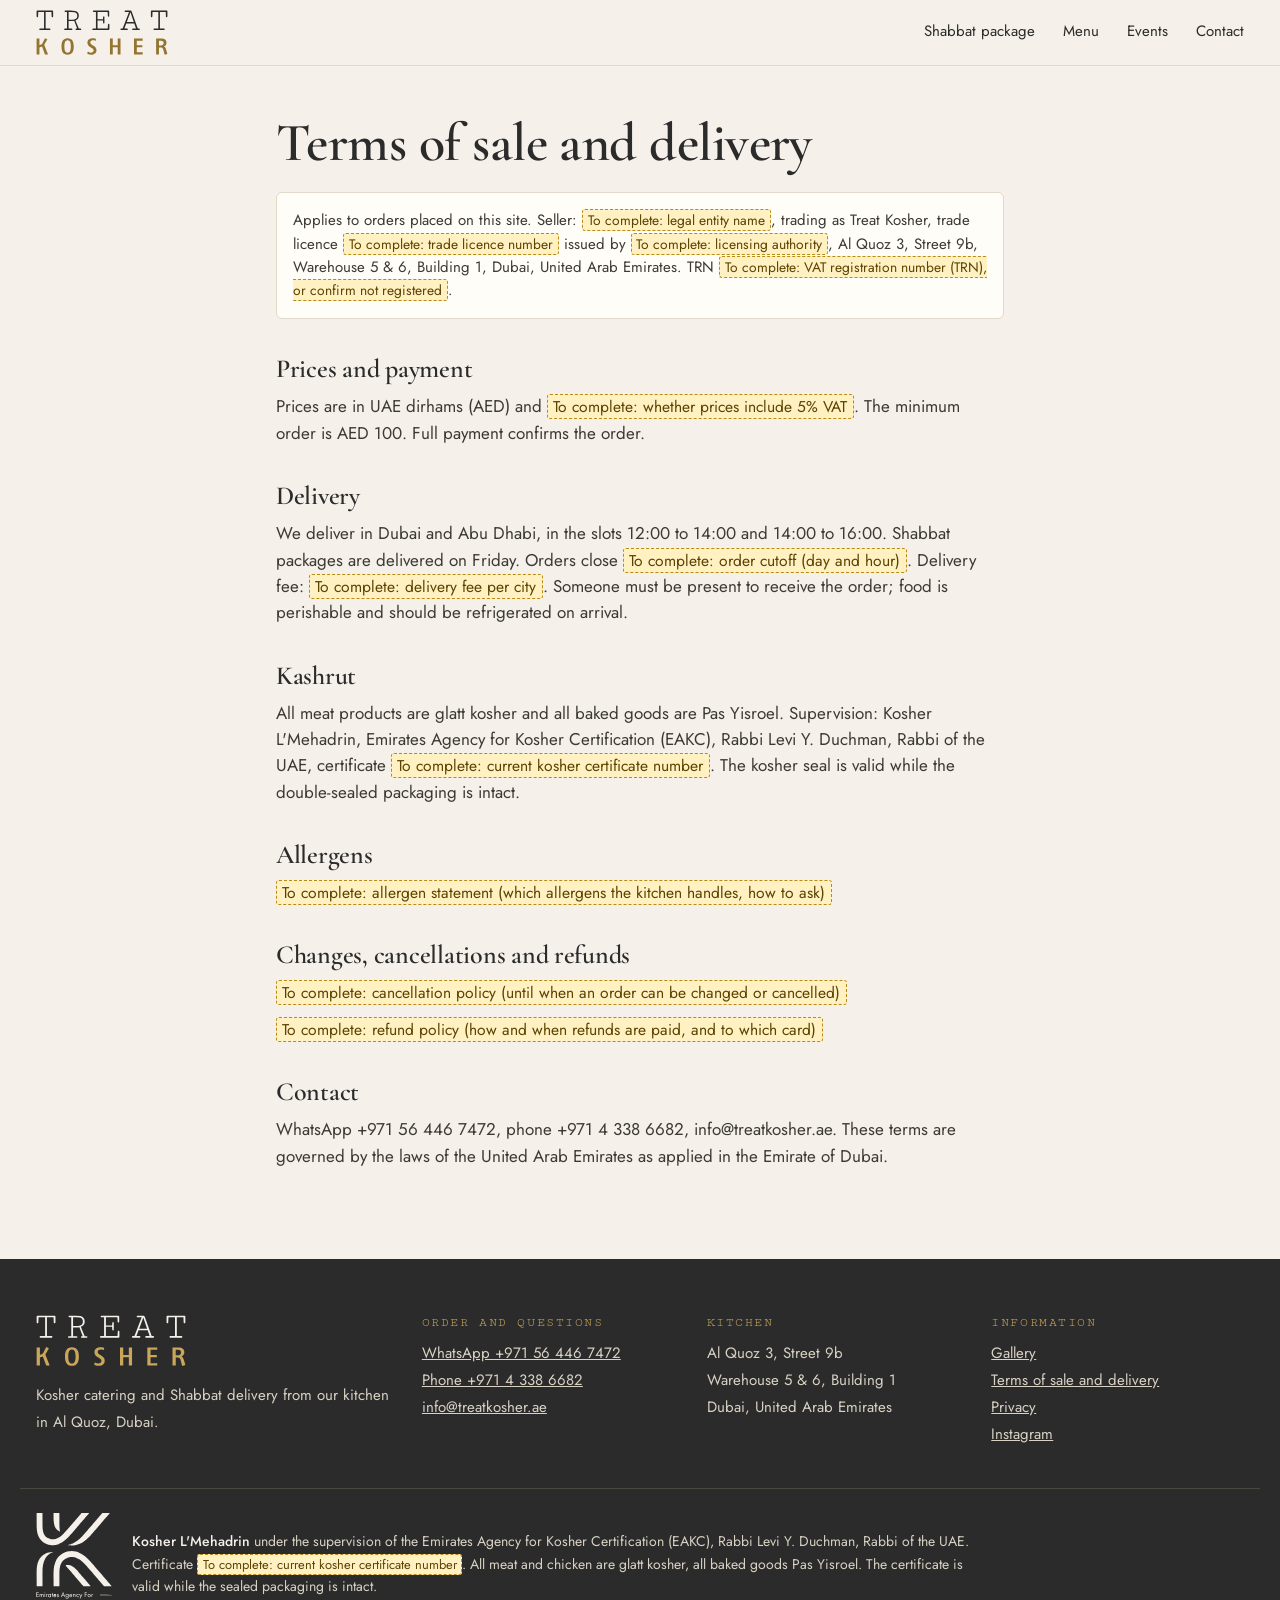
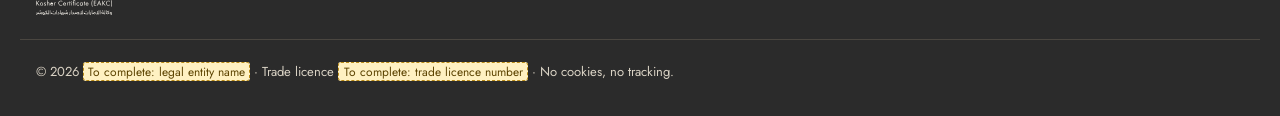
<file: terms.html>
<!doctype html>
<html lang="en">
<head>
<meta charset="utf-8">
<meta name="viewport" content="width=device-width, initial-scale=1">
<title>Terms of sale and delivery · Treat Kosher</title>
<meta name="description" content="Terms of sale and delivery for Treat Kosher.">
<meta property="og:title" content="Terms of sale and delivery · Treat Kosher">
<meta property="og:description" content="Terms of sale and delivery for Treat Kosher.">
<meta property="og:image" content="photos/short-rib-fig.jpg">
<meta name="theme-color" content="#F5F1EA">
<meta name="robots" content="noindex">
<link rel="icon" href="favicon.svg" type="image/svg+xml">
<link rel="preload" href="fonts/cormorant-garamond-latin-600.woff2" as="font" type="font/woff2" crossorigin>
<link rel="preload" href="fonts/jost-latin-400.woff2" as="font" type="font/woff2" crossorigin>
<style>@font-face{font-family:"Cormorant Garamond";src:url(fonts/cormorant-garamond-latin-500.woff2) format("woff2");font-weight:500;font-style:normal;font-display:swap;}
@font-face{font-family:"Cormorant Garamond";src:url(fonts/cormorant-garamond-latin-600.woff2) format("woff2");font-weight:600;font-style:normal;font-display:swap;}
@font-face{font-family:"Jost";src:url(fonts/jost-latin-400.woff2) format("woff2");font-weight:400;font-style:normal;font-display:swap;}
@font-face{font-family:"Jost";src:url(fonts/jost-latin-500.woff2) format("woff2");font-weight:500;font-style:normal;font-display:swap;}
@font-face{font-family:"Cutive Mono";src:url(fonts/cutive-mono-latin-400.woff2) format("woff2");font-weight:400;font-style:normal;font-display:swap;}
@font-face{font-family:"Assistant";src:url(fonts/assistant-hebrew-400.woff2) format("woff2");font-weight:400;font-style:normal;font-display:swap;unicode-range:U+0590-05FF,U+200C-2010,U+20AA,U+25CC,U+FB1D-FB4F;}
@font-face{font-family:"Assistant";src:url(fonts/assistant-hebrew-600.woff2) format("woff2");font-weight:600;font-style:normal;font-display:swap;unicode-range:U+0590-05FF,U+200C-2010,U+20AA,U+25CC,U+FB1D-FB4F;}
:root{--ink:#2B2B2B;--gold:#937431;--gold-deep:#7A5F24;--paper:#F5F1EA;--surface:#FFFDF8;--line:#E2D9C8;--muted:#6B6459;
--f-display:"Cormorant Garamond",Georgia,serif;--f-body:"Jost","Assistant",system-ui,sans-serif;--f-mono:"Cutive Mono",ui-monospace,monospace;--f-he:"Assistant",system-ui,sans-serif;}</style>
<link rel="stylesheet" href="styles.css">
</head>
<body class="legalpage">
<a class="skip" href="#main">Skip to content</a>
<header class="top">
  <div class="top__in">
    <a class="top__brand" href="./" aria-label="Treat Kosher, home"><svg class="logo" focusable="false" xmlns="http://www.w3.org/2000/svg" viewBox="-4 -4 918 313" role="img" aria-label="Treat Kosher">
<path class="tk-treat" fill="var(--tk-ink, #333333)" d="M51.878736122971816 9.914602903501276V125.08539709649872H23.979504696840305Q21.327924850555082 125.08539709649872 19.771562766865927 126.5264730999146Q18.21520068317677 127.96754910333048 18.21520068317677 129.9274124679761Q18.21520068317677 132.00256191289498 19.829205807002563 133.5012809564475Q21.443210930828354 135.0 24.21007685738685 135.0H90.61485909479077Q93.38172502134927 135.0 94.93808710503842 133.5012809564475Q96.49444918872759 132.00256191289498 96.49444918872759 129.9274124679761Q96.49444918872759 127.96754910333048 94.99573014517506 126.5264730999146Q93.49701110162255 125.08539709649872 90.84543125533732 125.08539709649872H62.94619982920581V9.914602903501276H103.52690008539709L104.6797608881298 41.157130657557644Q104.79504696840307 43.46285226302305 106.2937660119556 44.78864218616567Q107.79248505550811 46.11443210930828 109.75234842015371 46.11443210930828Q111.94278394534585 46.11443210930828 113.499146029035 44.55807002561913Q115.05550811272416 43.00170794192998 115.05550811272416 40.119555935098205V6.2254483347566065Q115.05550811272416 3.1127241673783033 113.96029035012809 1.5563620836891516Q112.86507258753203 0.0 110.44406490179334 0.0H4.84201537147737Q2.190435525192143 0.0 1.0952177625960715 1.4987190435525122Q0.0 2.9974380871050244 0.0 6.2254483347566065V40.119555935098205Q0.0 43.00170794192998 1.7292912040990611 44.6733561058924Q3.4585824081981222 46.345004269854826 5.649017933390265 46.345004269854826Q7.493595217762596 46.345004269854826 8.877028181041846 45.01921434671221Q10.260461144321095 43.693424423569596 10.375747224594363 41.157130657557644L11.75918018787361 9.914602903501276Z M222.83091374893255 125.5465414175918V72.51494449188728H243.0059777967549Q247.04099060631938 72.51494449188728 253.61229718189583 71.93851409052093Q260.18360375747227 71.36208368915456 261.4517506404782 70.90093936806149L282.20324508966695 125.5465414175918H276.3236549957302Q273.67207514944494 125.5465414175918 272.1733561058924 126.92997438087104Q270.6746370623399 128.3134073441503 270.6746370623399 130.15798462852263Q270.6746370623399 132.11784799316823 272.23099914602903 133.5589239965841Q273.7873612297182 135.0 276.5542271562767 135.0H303.6464560204953Q307.4508966695132 135.0 309.1801878736123 133.61656703672077Q310.90947907771135 132.2331340734415 310.90947907771135 130.15798462852263Q310.90947907771135 128.19812126387703 309.23783091374895 126.8723313407344Q307.56618274978655 125.5465414175918 303.53116994022207 125.5465414175918H293.8471391972673L270.3287788215201 68.36464560204954Q280.58923996584116 64.5602049530316 287.3334756618275 56.77839453458583Q294.0777113578139 48.996584116140056 294.0777113578139 36.66097352690008Q294.0777113578139 21.673783091374887 287.21818958155427 13.661400512382578Q280.35866780529466 5.649017933390269 268.2536293766012 2.8245089666951344Q256.1485909479078 0.0 237.5875320239112 0.0H200.69598633646459Q197.9291204099061 0.0 196.3727583262169 1.4987190435525122Q194.81639624252776 2.9974380871050244 194.81639624252776 5.072587532023903Q194.81639624252776 7.032450896669516 196.3727583262169 8.473526900085396Q197.9291204099061 9.914602903501276 200.5807002561913 9.914602903501276H211.76345004269857V125.5465414175918H197.35269000853972Q194.58582408198123 125.5465414175918 193.08710503842872 126.92997438087104Q191.58838599487618 128.3134073441503 191.58838599487618 130.2732707087959Q191.58838599487618 132.11784799316823 193.14474807856533 133.5589239965841Q194.7011101622545 135.0 197.467976088813 135.0H243.46712211784802Q246.2339880444065 135.0 247.732707087959 133.5589239965841Q249.23142613151154 132.11784799316823 249.23142613151154 130.2732707087959Q249.23142613151154 128.3134073441503 247.732707087959 126.92997438087104Q246.2339880444065 125.5465414175918 243.5824081981213 125.5465414175918ZM237.47224594363792 9.914602903501276Q254.8804440649018 9.914602903501276 264.44918872758325 11.989752348420147Q274.0179333902647 14.064901793339018 278.5140905209223 19.94449188727583Q283.01024765157985 25.824081981212643 283.01024765157985 37.467976088812975Q283.01024765157985 48.42015371477369 277.2459436379163 54.12681468830059Q271.4816396242528 59.83347566182749 261.3941076003416 61.73569598633646Q251.30657557643042 63.637916310845426 235.1665243381725 63.637916310845426H222.83091374893255V9.914602903501276Z M467.5661827497865 39.081981212638766Q465.8368915456874 39.081981212638766 464.5111016225448 40.46541417591801Q463.1853116994022 41.84884713919726 462.9547395388556 44.26985482493595L461.4560204953031 59.60290350128095H423.87275832621685V9.914602903501276H494.08198121263877L495.69598633646456 38.04440649017933Q495.8112724167378 40.119555935098205 497.2523484201537 41.27241673783091Q498.6934244235696 42.42527754056361 500.53800170794193 42.42527754056361Q502.3825789923142 42.42527754056361 503.7660119555935 41.099487617421005Q505.14944491887275 39.7736976942784 505.14944491887275 37.35269000853971V6.2254483347566065Q505.14944491887275 3.343296327924861 503.36251067463706 1.6716481639624305Q501.5755764304013 0.0 498.6934244235696 0.0H397.47224594363786Q394.82066609735267 0.0 393.2643040136635 1.4987190435525122Q391.70794192997437 2.9974380871050244 391.70794192997437 5.072587532023903Q391.70794192997437 7.032450896669516 393.14901793339027 8.473526900085396Q394.5900939368061 9.914602903501276 397.24167378309136 9.914602903501276H412.8052946199829V125.20068317677199H393.2066609735269Q390.55508112724164 125.20068317677199 388.99871904355246 126.64175918018788Q387.44235695986333 128.08283518360375 387.44235695986333 130.04269854824935Q387.44235695986333 132.00256191289498 388.99871904355246 133.5012809564475Q390.55508112724164 135.0 393.32194705380016 135.0H500.0768573868488Q502.9590093936806 135.0 504.7459436379163 133.3859948761742Q506.532877882152 131.77198975234842 506.532877882152 128.88983774551664V97.76259607173355Q506.532877882152 94.8804440649018 505.0918018787361 93.32408198121263Q503.6507258753202 91.76771989752348 501.6908625106746 91.76771989752348Q499.73099914602903 91.76771989752348 498.23228010247647 93.03586678052946Q496.73356105892395 94.30401366353544 496.6182749786507 96.26387702818104L494.7736976942784 125.20068317677199H423.87275832621685V68.4799316823228H461.4560204953031L462.9547395388556 85.54227156276687Q463.0700256191289 87.84799316823228 464.4534585824082 89.1737830913749Q465.8368915456874 90.49957301451751 467.5661827497865 90.49957301451751Q469.4107600341588 90.49957301451751 470.6789069171648 89.00085397096498Q471.94705380017075 87.50213492741247 471.94705380017075 84.6199829205807V45.19214346712212Q471.94705380017075 42.19470538001708 470.6789069171648 40.638343296327925Q469.4107600341588 39.081981212638766 467.5661827497865 39.081981212638766Z M634.8292058070025 130.04269854824935Q634.8292058070025 128.08283518360375 633.2728437233134 126.58411614005124Q631.7164816396242 125.08539709649872 629.064901793339 125.08539709649872H610.734415029889L623.6464560204953 89.80785653287788H679.329632792485L691.665243381725 125.08539709649872H670.2220324508967Q667.5704526046114 125.08539709649872 666.0717335610589 126.5264730999146Q664.5730145175064 127.96754910333048 664.5730145175064 129.9274124679761Q664.5730145175064 132.00256191289498 666.1293766011955 133.5012809564475Q667.6857386848847 135.0 670.4526046114431 135.0H712.6473099914602Q715.2988898377455 135.0 716.8552519214346 133.5012809564475Q718.4116140051237 132.00256191289498 718.4116140051237 129.9274124679761Q718.4116140051237 127.96754910333048 716.9705380017078 126.5264730999146Q715.529461998292 125.08539709649872 712.8778821520068 125.08539709649872H703.7702818104184L662.0367207514944 7.493595217762589Q659.3851409052091 0.0 652.6985482493594 0.0H617.7668659265585Q615.1152860802732 0.0 613.6165670367207 1.4987190435525122Q612.1178479931682 2.9974380871050244 612.1178479931682 4.957301451750652Q612.1178479931682 7.032450896669516 613.6165670367207 8.473526900085396Q615.1152860802732 9.914602903501276 617.8821520068317 9.914602903501276H642.8992314261315L598.5140905209222 125.08539709649872H588.7147736976942Q586.063193851409 125.08539709649872 584.5644748078564 126.58411614005124Q583.065755764304 128.08283518360375 583.065755764304 130.04269854824935Q583.065755764304 132.11784799316823 584.5644748078564 133.5589239965841Q586.063193851409 135.0 588.8300597779676 135.0H628.9496157130657Q631.7164816396242 135.0 633.2728437233134 133.5589239965841Q634.8292058070025 132.11784799316823 634.8292058070025 130.04269854824935ZM652.929120409906 11.413321947053802 675.871050384287 80.23911187019641H627.4508966695132Z M846.8232280102476 9.914602903501276V125.08539709649872H818.923996584116Q816.2724167378308 125.08539709649872 814.7160546541417 126.5264730999146Q813.1596925704525 127.96754910333048 813.1596925704525 129.9274124679761Q813.1596925704525 132.00256191289498 814.7736976942783 133.5012809564475Q816.3877028181041 135.0 819.1545687446626 135.0H885.5593509820666Q888.326216908625 135.0 889.8825789923142 133.5012809564475Q891.4389410760034 132.00256191289498 891.4389410760034 129.9274124679761Q891.4389410760034 127.96754910333048 889.9402220324508 126.5264730999146Q888.4415029888983 125.08539709649872 885.7899231426131 125.08539709649872H857.8906917164816V9.914602903501276H898.4713919726728L899.6242527754056 41.157130657557644Q899.7395388556788 43.46285226302305 901.2382578992313 44.78864218616567Q902.7369769427838 46.11443210930828 904.6968403074295 46.11443210930828Q906.8872758326216 46.11443210930828 908.4436379163108 44.55807002561913Q909.9999999999999 43.00170794192998 909.9999999999999 40.119555935098205V6.2254483347566065Q909.9999999999999 3.1127241673783033 908.9047822374039 1.5563620836891516Q907.8095644748078 0.0 905.3885567890691 0.0H799.7865072587531Q797.1349274124678 0.0 796.0397096498718 1.4987190435525122Q794.9444918872757 2.9974380871050244 794.9444918872757 6.2254483347566065V40.119555935098205Q794.9444918872757 43.00170794192998 796.6737830913748 44.6733561058924Q798.4030742954739 46.345004269854826 800.593509820666 46.345004269854826Q802.4380871050383 46.345004269854826 803.8215200683176 45.01921434671221Q805.2049530315968 43.693424423569596 805.3202391118701 41.157130657557644L806.7036720751494 9.914602903501276Z"/>
<path class="tk-kosher" fill="var(--tk-gold, #937431)" d="M79.82857142857142 305.0 53.271428571428565 238.21428571428572 75.1142857142857 199.87142857142857 58.45714285714286 192.32857142857142 40.857142857142854 227.05714285714288C36.92857142857143 235.07142857142856 28.91428571428571 237.5857142857143 19.8 240.57142857142856V195.0H0.0V305.0H19.8V256.75714285714287L37.871428571428574 250.4714285714286L58.142857142857146 305.0Z M258.5285714285714 249.68571428571428C258.5285714285714 217.4714285714286 247.84285714285716 192.8 215.47142857142856 192.8C183.4142857142857 192.8 173.35714285714286 217.78571428571428 173.35714285714286 249.52857142857144C173.35714285714286 282.37142857142857 183.25714285714287 306.8857142857143 215.94285714285715 306.8857142857143C248.78571428571428 306.8857142857143 258.5285714285714 282.5285714285714 258.5285714285714 249.68571428571428ZM238.25714285714287 249.52857142857144C238.25714285714287 272.9428571428571 234.32857142857142 292.5857142857143 215.94285714285715 292.5857142857143C197.4 292.5857142857143 193.47142857142856 272.9428571428571 193.47142857142856 249.52857142857144C193.47142857142856 226.42857142857144 197.55714285714285 207.10000000000002 215.78571428571428 207.10000000000002C234.0142857142857 207.10000000000002 238.25714285714287 226.42857142857144 238.25714285714287 249.52857142857144Z M416.6428571428571 275.6142857142857C416.6428571428571 241.5142857142857 373.58571428571423 244.34285714285716 373.58571428571423 222.65714285714284C373.58571428571423 211.5 382.8571428571428 207.25714285714287 394.0142857142857 207.25714285714287C403.2857142857142 207.25714285714287 412.5571428571428 210.87142857142857 412.5571428571428 210.87142857142857V196.25714285714287C412.5571428571428 196.25714285714287 402.1857142857142 193.1142857142857 390.8714285714285 193.1142857142857C370.1285714285714 193.1142857142857 353.6285714285714 203.4857142857143 353.6285714285714 224.22857142857143C353.6285714285714 258.1714285714286 396.6857142857142 255.65714285714284 396.6857142857142 277.9714285714286C396.6857142857142 287.87142857142857 388.0428571428571 292.74285714285713 378.1428571428571 292.74285714285713C365.5714285714285 292.74285714285713 356.61428571428564 284.7285714285714 356.61428571428564 284.7285714285714L352.0571428571428 298.4C352.0571428571428 298.4 361.6428571428571 307.2 379.71428571428567 307.2C399.9857142857142 307.2 416.6428571428571 295.72857142857146 416.6428571428571 275.6142857142857Z M583.8714285714286 305.0V195.0H564.2285714285715V240.8857142857143H529.9714285714286V195.0H510.1714285714286V305.0H529.9714285714286V255.18571428571428H564.2285714285715V305.0Z M737.9000000000001 305.0V290.7H697.0428571428572V255.18571428571428H735.5428571428572V240.8857142857143H697.0428571428572V209.3H737.9000000000001V195.0H677.4000000000001V305.0Z M910.0000000000001 302.1714285714286 901.2 271.6857142857143C897.1142857142859 257.7 894.757142857143 252.9857142857143 886.2714285714287 249.37142857142857C886.2714285714287 249.37142857142857 903.8714285714286 244.5 903.8714285714286 223.75714285714287C903.8714285714286 204.42857142857144 890.0428571428572 195.0 870.2428571428572 195.0H831.4285714285716V305.0H851.2285714285715V256.2857142857143H862.857142857143C873.3857142857144 256.2857142857143 878.257142857143 260.37142857142857 880.9285714285716 270.74285714285713L890.6714285714287 307.98571428571427ZM883.757142857143 224.85714285714286C883.757142857143 236.17142857142858 875.9000000000001 242.14285714285714 864.2714285714287 242.14285714285714H851.0714285714287V209.14285714285714H864.2714285714287C875.7428571428572 209.14285714285714 883.757142857143 213.7 883.757142857143 224.85714285714286Z"/>
</svg></a>
    <nav class="top__nav" aria-label="Main">
      <a href="./#shabbat">Shabbat package</a>
      <a href="./#menu">Menu</a>
      <a href="./#events">Events</a>
      <a href="./#contact">Contact</a>
    </nav>
    
  </div>
</header>
<main id="main" class="legal">
<h1>Terms of sale and delivery</h1>
<p class="legal__meta">Applies to orders placed on this site. Seller: <span class="todo" data-todo="legal entity name">To complete: legal entity name</span>, trading as Treat Kosher, trade licence <span class="todo" data-todo="trade licence number">To complete: trade licence number</span> issued by <span class="todo" data-todo="licensing authority">To complete: licensing authority</span>, Al Quoz 3, Street 9b, Warehouse 5 &amp; 6, Building 1, Dubai, United Arab Emirates. TRN <span class="todo" data-todo="VAT registration number (TRN), or confirm not registered">To complete: VAT registration number (TRN), or confirm not registered</span>.</p>
<h2>Prices and payment</h2>
<p>Prices are in UAE dirhams (AED) and <span class="todo" data-todo="whether prices include 5% VAT">To complete: whether prices include 5% VAT</span>. The minimum order is AED 100. Full payment confirms the order.</p>
<h2>Delivery</h2>
<p>We deliver in Dubai and Abu Dhabi, in the slots 12:00 to 14:00 and 14:00 to 16:00. Shabbat packages are delivered on Friday. Orders close <span class="todo" data-todo="order cutoff (day and hour)">To complete: order cutoff (day and hour)</span>. Delivery fee: <span class="todo" data-todo="delivery fee per city">To complete: delivery fee per city</span>. Someone must be present to receive the order; food is perishable and should be refrigerated on arrival.</p>
<h2>Kashrut</h2>
<p>All meat products are glatt kosher and all baked goods are Pas Yisroel. Supervision: Kosher L&#39;Mehadrin, Emirates Agency for Kosher Certification (EAKC), Rabbi Levi Y. Duchman, Rabbi of the UAE, certificate <span class="todo" data-todo="current kosher certificate number">To complete: current kosher certificate number</span>. The kosher seal is valid while the double-sealed packaging is intact.</p>
<h2>Allergens</h2>
<p><span class="todo" data-todo="allergen statement (which allergens the kitchen handles, how to ask)">To complete: allergen statement (which allergens the kitchen handles, how to ask)</span></p>
<h2>Changes, cancellations and refunds</h2>
<p><span class="todo" data-todo="cancellation policy (until when an order can be changed or cancelled)">To complete: cancellation policy (until when an order can be changed or cancelled)</span></p>
<p><span class="todo" data-todo="refund policy (how and when refunds are paid, and to which card)">To complete: refund policy (how and when refunds are paid, and to which card)</span></p>
<h2>Contact</h2>
<p>WhatsApp +971 56 446 7472, phone +971 4 338 6682, info@treatkosher.ae. These terms are governed by the laws of the United Arab Emirates as applied in the Emirate of Dubai.</p>
</main>
<footer class="foot" id="contact">
  <div class="foot__in">
    <div class="foot__brand"><svg class="logo" focusable="false" xmlns="http://www.w3.org/2000/svg" viewBox="-4 -4 918 313" role="img" aria-label="Treat Kosher">
<path class="tk-treat" fill="var(--tk-ink, #333333)" d="M51.878736122971816 9.914602903501276V125.08539709649872H23.979504696840305Q21.327924850555082 125.08539709649872 19.771562766865927 126.5264730999146Q18.21520068317677 127.96754910333048 18.21520068317677 129.9274124679761Q18.21520068317677 132.00256191289498 19.829205807002563 133.5012809564475Q21.443210930828354 135.0 24.21007685738685 135.0H90.61485909479077Q93.38172502134927 135.0 94.93808710503842 133.5012809564475Q96.49444918872759 132.00256191289498 96.49444918872759 129.9274124679761Q96.49444918872759 127.96754910333048 94.99573014517506 126.5264730999146Q93.49701110162255 125.08539709649872 90.84543125533732 125.08539709649872H62.94619982920581V9.914602903501276H103.52690008539709L104.6797608881298 41.157130657557644Q104.79504696840307 43.46285226302305 106.2937660119556 44.78864218616567Q107.79248505550811 46.11443210930828 109.75234842015371 46.11443210930828Q111.94278394534585 46.11443210930828 113.499146029035 44.55807002561913Q115.05550811272416 43.00170794192998 115.05550811272416 40.119555935098205V6.2254483347566065Q115.05550811272416 3.1127241673783033 113.96029035012809 1.5563620836891516Q112.86507258753203 0.0 110.44406490179334 0.0H4.84201537147737Q2.190435525192143 0.0 1.0952177625960715 1.4987190435525122Q0.0 2.9974380871050244 0.0 6.2254483347566065V40.119555935098205Q0.0 43.00170794192998 1.7292912040990611 44.6733561058924Q3.4585824081981222 46.345004269854826 5.649017933390265 46.345004269854826Q7.493595217762596 46.345004269854826 8.877028181041846 45.01921434671221Q10.260461144321095 43.693424423569596 10.375747224594363 41.157130657557644L11.75918018787361 9.914602903501276Z M222.83091374893255 125.5465414175918V72.51494449188728H243.0059777967549Q247.04099060631938 72.51494449188728 253.61229718189583 71.93851409052093Q260.18360375747227 71.36208368915456 261.4517506404782 70.90093936806149L282.20324508966695 125.5465414175918H276.3236549957302Q273.67207514944494 125.5465414175918 272.1733561058924 126.92997438087104Q270.6746370623399 128.3134073441503 270.6746370623399 130.15798462852263Q270.6746370623399 132.11784799316823 272.23099914602903 133.5589239965841Q273.7873612297182 135.0 276.5542271562767 135.0H303.6464560204953Q307.4508966695132 135.0 309.1801878736123 133.61656703672077Q310.90947907771135 132.2331340734415 310.90947907771135 130.15798462852263Q310.90947907771135 128.19812126387703 309.23783091374895 126.8723313407344Q307.56618274978655 125.5465414175918 303.53116994022207 125.5465414175918H293.8471391972673L270.3287788215201 68.36464560204954Q280.58923996584116 64.5602049530316 287.3334756618275 56.77839453458583Q294.0777113578139 48.996584116140056 294.0777113578139 36.66097352690008Q294.0777113578139 21.673783091374887 287.21818958155427 13.661400512382578Q280.35866780529466 5.649017933390269 268.2536293766012 2.8245089666951344Q256.1485909479078 0.0 237.5875320239112 0.0H200.69598633646459Q197.9291204099061 0.0 196.3727583262169 1.4987190435525122Q194.81639624252776 2.9974380871050244 194.81639624252776 5.072587532023903Q194.81639624252776 7.032450896669516 196.3727583262169 8.473526900085396Q197.9291204099061 9.914602903501276 200.5807002561913 9.914602903501276H211.76345004269857V125.5465414175918H197.35269000853972Q194.58582408198123 125.5465414175918 193.08710503842872 126.92997438087104Q191.58838599487618 128.3134073441503 191.58838599487618 130.2732707087959Q191.58838599487618 132.11784799316823 193.14474807856533 133.5589239965841Q194.7011101622545 135.0 197.467976088813 135.0H243.46712211784802Q246.2339880444065 135.0 247.732707087959 133.5589239965841Q249.23142613151154 132.11784799316823 249.23142613151154 130.2732707087959Q249.23142613151154 128.3134073441503 247.732707087959 126.92997438087104Q246.2339880444065 125.5465414175918 243.5824081981213 125.5465414175918ZM237.47224594363792 9.914602903501276Q254.8804440649018 9.914602903501276 264.44918872758325 11.989752348420147Q274.0179333902647 14.064901793339018 278.5140905209223 19.94449188727583Q283.01024765157985 25.824081981212643 283.01024765157985 37.467976088812975Q283.01024765157985 48.42015371477369 277.2459436379163 54.12681468830059Q271.4816396242528 59.83347566182749 261.3941076003416 61.73569598633646Q251.30657557643042 63.637916310845426 235.1665243381725 63.637916310845426H222.83091374893255V9.914602903501276Z M467.5661827497865 39.081981212638766Q465.8368915456874 39.081981212638766 464.5111016225448 40.46541417591801Q463.1853116994022 41.84884713919726 462.9547395388556 44.26985482493595L461.4560204953031 59.60290350128095H423.87275832621685V9.914602903501276H494.08198121263877L495.69598633646456 38.04440649017933Q495.8112724167378 40.119555935098205 497.2523484201537 41.27241673783091Q498.6934244235696 42.42527754056361 500.53800170794193 42.42527754056361Q502.3825789923142 42.42527754056361 503.7660119555935 41.099487617421005Q505.14944491887275 39.7736976942784 505.14944491887275 37.35269000853971V6.2254483347566065Q505.14944491887275 3.343296327924861 503.36251067463706 1.6716481639624305Q501.5755764304013 0.0 498.6934244235696 0.0H397.47224594363786Q394.82066609735267 0.0 393.2643040136635 1.4987190435525122Q391.70794192997437 2.9974380871050244 391.70794192997437 5.072587532023903Q391.70794192997437 7.032450896669516 393.14901793339027 8.473526900085396Q394.5900939368061 9.914602903501276 397.24167378309136 9.914602903501276H412.8052946199829V125.20068317677199H393.2066609735269Q390.55508112724164 125.20068317677199 388.99871904355246 126.64175918018788Q387.44235695986333 128.08283518360375 387.44235695986333 130.04269854824935Q387.44235695986333 132.00256191289498 388.99871904355246 133.5012809564475Q390.55508112724164 135.0 393.32194705380016 135.0H500.0768573868488Q502.9590093936806 135.0 504.7459436379163 133.3859948761742Q506.532877882152 131.77198975234842 506.532877882152 128.88983774551664V97.76259607173355Q506.532877882152 94.8804440649018 505.0918018787361 93.32408198121263Q503.6507258753202 91.76771989752348 501.6908625106746 91.76771989752348Q499.73099914602903 91.76771989752348 498.23228010247647 93.03586678052946Q496.73356105892395 94.30401366353544 496.6182749786507 96.26387702818104L494.7736976942784 125.20068317677199H423.87275832621685V68.4799316823228H461.4560204953031L462.9547395388556 85.54227156276687Q463.0700256191289 87.84799316823228 464.4534585824082 89.1737830913749Q465.8368915456874 90.49957301451751 467.5661827497865 90.49957301451751Q469.4107600341588 90.49957301451751 470.6789069171648 89.00085397096498Q471.94705380017075 87.50213492741247 471.94705380017075 84.6199829205807V45.19214346712212Q471.94705380017075 42.19470538001708 470.6789069171648 40.638343296327925Q469.4107600341588 39.081981212638766 467.5661827497865 39.081981212638766Z M634.8292058070025 130.04269854824935Q634.8292058070025 128.08283518360375 633.2728437233134 126.58411614005124Q631.7164816396242 125.08539709649872 629.064901793339 125.08539709649872H610.734415029889L623.6464560204953 89.80785653287788H679.329632792485L691.665243381725 125.08539709649872H670.2220324508967Q667.5704526046114 125.08539709649872 666.0717335610589 126.5264730999146Q664.5730145175064 127.96754910333048 664.5730145175064 129.9274124679761Q664.5730145175064 132.00256191289498 666.1293766011955 133.5012809564475Q667.6857386848847 135.0 670.4526046114431 135.0H712.6473099914602Q715.2988898377455 135.0 716.8552519214346 133.5012809564475Q718.4116140051237 132.00256191289498 718.4116140051237 129.9274124679761Q718.4116140051237 127.96754910333048 716.9705380017078 126.5264730999146Q715.529461998292 125.08539709649872 712.8778821520068 125.08539709649872H703.7702818104184L662.0367207514944 7.493595217762589Q659.3851409052091 0.0 652.6985482493594 0.0H617.7668659265585Q615.1152860802732 0.0 613.6165670367207 1.4987190435525122Q612.1178479931682 2.9974380871050244 612.1178479931682 4.957301451750652Q612.1178479931682 7.032450896669516 613.6165670367207 8.473526900085396Q615.1152860802732 9.914602903501276 617.8821520068317 9.914602903501276H642.8992314261315L598.5140905209222 125.08539709649872H588.7147736976942Q586.063193851409 125.08539709649872 584.5644748078564 126.58411614005124Q583.065755764304 128.08283518360375 583.065755764304 130.04269854824935Q583.065755764304 132.11784799316823 584.5644748078564 133.5589239965841Q586.063193851409 135.0 588.8300597779676 135.0H628.9496157130657Q631.7164816396242 135.0 633.2728437233134 133.5589239965841Q634.8292058070025 132.11784799316823 634.8292058070025 130.04269854824935ZM652.929120409906 11.413321947053802 675.871050384287 80.23911187019641H627.4508966695132Z M846.8232280102476 9.914602903501276V125.08539709649872H818.923996584116Q816.2724167378308 125.08539709649872 814.7160546541417 126.5264730999146Q813.1596925704525 127.96754910333048 813.1596925704525 129.9274124679761Q813.1596925704525 132.00256191289498 814.7736976942783 133.5012809564475Q816.3877028181041 135.0 819.1545687446626 135.0H885.5593509820666Q888.326216908625 135.0 889.8825789923142 133.5012809564475Q891.4389410760034 132.00256191289498 891.4389410760034 129.9274124679761Q891.4389410760034 127.96754910333048 889.9402220324508 126.5264730999146Q888.4415029888983 125.08539709649872 885.7899231426131 125.08539709649872H857.8906917164816V9.914602903501276H898.4713919726728L899.6242527754056 41.157130657557644Q899.7395388556788 43.46285226302305 901.2382578992313 44.78864218616567Q902.7369769427838 46.11443210930828 904.6968403074295 46.11443210930828Q906.8872758326216 46.11443210930828 908.4436379163108 44.55807002561913Q909.9999999999999 43.00170794192998 909.9999999999999 40.119555935098205V6.2254483347566065Q909.9999999999999 3.1127241673783033 908.9047822374039 1.5563620836891516Q907.8095644748078 0.0 905.3885567890691 0.0H799.7865072587531Q797.1349274124678 0.0 796.0397096498718 1.4987190435525122Q794.9444918872757 2.9974380871050244 794.9444918872757 6.2254483347566065V40.119555935098205Q794.9444918872757 43.00170794192998 796.6737830913748 44.6733561058924Q798.4030742954739 46.345004269854826 800.593509820666 46.345004269854826Q802.4380871050383 46.345004269854826 803.8215200683176 45.01921434671221Q805.2049530315968 43.693424423569596 805.3202391118701 41.157130657557644L806.7036720751494 9.914602903501276Z"/>
<path class="tk-kosher" fill="var(--tk-gold, #937431)" d="M79.82857142857142 305.0 53.271428571428565 238.21428571428572 75.1142857142857 199.87142857142857 58.45714285714286 192.32857142857142 40.857142857142854 227.05714285714288C36.92857142857143 235.07142857142856 28.91428571428571 237.5857142857143 19.8 240.57142857142856V195.0H0.0V305.0H19.8V256.75714285714287L37.871428571428574 250.4714285714286L58.142857142857146 305.0Z M258.5285714285714 249.68571428571428C258.5285714285714 217.4714285714286 247.84285714285716 192.8 215.47142857142856 192.8C183.4142857142857 192.8 173.35714285714286 217.78571428571428 173.35714285714286 249.52857142857144C173.35714285714286 282.37142857142857 183.25714285714287 306.8857142857143 215.94285714285715 306.8857142857143C248.78571428571428 306.8857142857143 258.5285714285714 282.5285714285714 258.5285714285714 249.68571428571428ZM238.25714285714287 249.52857142857144C238.25714285714287 272.9428571428571 234.32857142857142 292.5857142857143 215.94285714285715 292.5857142857143C197.4 292.5857142857143 193.47142857142856 272.9428571428571 193.47142857142856 249.52857142857144C193.47142857142856 226.42857142857144 197.55714285714285 207.10000000000002 215.78571428571428 207.10000000000002C234.0142857142857 207.10000000000002 238.25714285714287 226.42857142857144 238.25714285714287 249.52857142857144Z M416.6428571428571 275.6142857142857C416.6428571428571 241.5142857142857 373.58571428571423 244.34285714285716 373.58571428571423 222.65714285714284C373.58571428571423 211.5 382.8571428571428 207.25714285714287 394.0142857142857 207.25714285714287C403.2857142857142 207.25714285714287 412.5571428571428 210.87142857142857 412.5571428571428 210.87142857142857V196.25714285714287C412.5571428571428 196.25714285714287 402.1857142857142 193.1142857142857 390.8714285714285 193.1142857142857C370.1285714285714 193.1142857142857 353.6285714285714 203.4857142857143 353.6285714285714 224.22857142857143C353.6285714285714 258.1714285714286 396.6857142857142 255.65714285714284 396.6857142857142 277.9714285714286C396.6857142857142 287.87142857142857 388.0428571428571 292.74285714285713 378.1428571428571 292.74285714285713C365.5714285714285 292.74285714285713 356.61428571428564 284.7285714285714 356.61428571428564 284.7285714285714L352.0571428571428 298.4C352.0571428571428 298.4 361.6428571428571 307.2 379.71428571428567 307.2C399.9857142857142 307.2 416.6428571428571 295.72857142857146 416.6428571428571 275.6142857142857Z M583.8714285714286 305.0V195.0H564.2285714285715V240.8857142857143H529.9714285714286V195.0H510.1714285714286V305.0H529.9714285714286V255.18571428571428H564.2285714285715V305.0Z M737.9000000000001 305.0V290.7H697.0428571428572V255.18571428571428H735.5428571428572V240.8857142857143H697.0428571428572V209.3H737.9000000000001V195.0H677.4000000000001V305.0Z M910.0000000000001 302.1714285714286 901.2 271.6857142857143C897.1142857142859 257.7 894.757142857143 252.9857142857143 886.2714285714287 249.37142857142857C886.2714285714287 249.37142857142857 903.8714285714286 244.5 903.8714285714286 223.75714285714287C903.8714285714286 204.42857142857144 890.0428571428572 195.0 870.2428571428572 195.0H831.4285714285716V305.0H851.2285714285715V256.2857142857143H862.857142857143C873.3857142857144 256.2857142857143 878.257142857143 260.37142857142857 880.9285714285716 270.74285714285713L890.6714285714287 307.98571428571427ZM883.757142857143 224.85714285714286C883.757142857143 236.17142857142858 875.9000000000001 242.14285714285714 864.2714285714287 242.14285714285714H851.0714285714287V209.14285714285714H864.2714285714287C875.7428571428572 209.14285714285714 883.757142857143 213.7 883.757142857143 224.85714285714286Z"/>
</svg><p>Kosher catering and Shabbat delivery from our kitchen in Al Quoz, Dubai.</p></div>
    <div>
      <h2 class="foot__h">Order and questions</h2>
      <p><a href="https://wa.me/971564467472" rel="noopener">WhatsApp +971 56 446 7472</a><br>
      <a href="tel:+97143386682">Phone +971 4 338 6682</a><br>
      <a href="mailto:info@treatkosher.ae">info@treatkosher.ae</a></p>
    </div>
    <div>
      <h2 class="foot__h">Kitchen</h2>
      <address>Al Quoz 3, Street 9b<br>Warehouse 5 &amp; 6, Building 1<br>Dubai, United Arab Emirates</address>
    </div>
    <div>
      <h2 class="foot__h">Information</h2>
      <p><a href="gallery">Gallery</a><br><a href="terms">Terms of sale and delivery</a><br><a href="privacy">Privacy</a><br><a href="https://www.instagram.com/treatkosher/" rel="noopener">Instagram</a></p>
    </div>
  </div>
  <div class="kashrut">
    <svg class="kashrut__mark" focusable="false" xmlns="http://www.w3.org/2000/svg" viewBox="0 0 1402.057715 1890.229126" role="img" aria-label="Emirates Agency for Kosher Certification (EAKC)">

<g transform="translate(-0.100676,1892.229126) scale(0.100000,-0.100000)"
fill="currentColor" stroke="none">
<path d="M127 18913 c-15 -14 -7 -2487 8 -2733 21 -330 42 -516 85 -745 7 -33
16 -80 20 -105 26 -138 127 -470 180 -595 12 -28 29 -68 38 -90 181 -428 511
-838 888 -1105 360 -254 843 -450 1289 -521 522 -84 1001 -34 1532 160 225 82
560 257 804 422 459 308 1019 836 1463 1378 17 20 48 56 70 81 23 25 52 59 66
75 14 17 95 111 180 209 85 99 168 195 184 215 17 20 48 56 70 81 23 25 52 59
66 75 14 17 95 111 180 209 85 99 168 195 184 215 17 20 48 56 70 81 23 25 52
59 66 75 14 17 95 111 180 209 85 99 168 195 184 215 17 20 48 56 70 81 23 25
52 59 66 75 94 111 401 468 434 505 23 25 52 59 66 75 94 111 401 468 434 505
23 25 52 59 66 75 93 110 401 468 434 505 41 46 75 85 225 260 44 52 81 101
81 108 0 9 -147 12 -699 12 l-700 0 -53 -62 c-29 -33 -73 -84 -98 -113 -25
-28 -56 -65 -70 -81 -14 -16 -95 -110 -180 -208 -85 -99 -168 -195 -184 -215
-17 -20 -48 -56 -70 -81 -23 -25 -52 -59 -66 -75 -14 -17 -95 -111 -180 -209
-85 -99 -168 -195 -184 -215 -17 -20 -48 -56 -70 -81 -23 -25 -52 -59 -66 -75
-14 -17 -95 -111 -180 -209 -85 -99 -168 -195 -184 -215 -17 -20 -48 -56 -70
-81 -23 -25 -52 -59 -66 -75 -14 -17 -95 -111 -180 -209 -85 -99 -168 -195
-184 -215 -17 -20 -48 -56 -70 -81 -23 -25 -52 -59 -66 -75 -14 -17 -95 -111
-180 -209 -85 -99 -168 -195 -184 -215 -17 -20 -48 -56 -70 -81 -23 -25 -52
-59 -66 -75 -262 -309 -369 -426 -559 -615 -270 -269 -527 -493 -686 -600 -27
-18 -59 -41 -70 -51 -53 -47 -468 -279 -499 -279 -3 0 -25 -9 -49 -19 -121
-55 -285 -99 -488 -131 -137 -21 -435 -9 -589 24 -203 43 -423 119 -557 193
-114 62 -141 77 -183 106 -175 119 -341 293 -446 467 -103 170 -203 423 -243
615 -67 317 -85 459 -111 863 -6 86 -10 676 -10 1351 0 660 -3 1206 -6 1215
-5 14 -62 16 -533 16 -290 0 -531 -3 -534 -7z"/>
<path d="M3246 18904 c-21 -54 -2 -1213 24 -1519 85 -984 380 -1516 1012
-1824 131 -64 165 -74 153 -43 -10 25 -36 170 -56 312 -50 360 -58 630 -59
1907 0 633 -3 1158 -6 1167 -9 24 -1059 24 -1068 0z"/>
<path d="M12207 18878 c-21 -24 -60 -68 -85 -98 -26 -30 -65 -75 -87 -100 -22
-25 -51 -59 -65 -75 -14 -17 -95 -111 -180 -209 -85 -99 -168 -195 -184 -215
-17 -20 -48 -56 -70 -81 -23 -25 -52 -59 -66 -75 -14 -17 -95 -111 -180 -209
-85 -99 -168 -195 -184 -215 -17 -20 -48 -56 -70 -81 -23 -25 -52 -59 -66 -75
-94 -111 -401 -468 -434 -505 -23 -25 -52 -59 -66 -75 -94 -111 -401 -468
-434 -505 -23 -25 -52 -59 -66 -75 -14 -17 -122 -142 -240 -279 -118 -137
-231 -268 -250 -291 -19 -23 -132 -154 -250 -290 -118 -137 -228 -264 -244
-284 -17 -20 -48 -56 -70 -81 -23 -25 -52 -59 -66 -75 -293 -345 -422 -489
-584 -650 -457 -453 -981 -820 -1488 -1044 -27 -12 -69 -31 -95 -42 -43 -20
-88 -37 -263 -101 -103 -38 -326 -101 -492 -138 -32 -7 -58 -16 -58 -20 0 -4
26 -10 58 -14 31 -4 89 -11 127 -16 433 -55 910 -27 1375 80 126 29 396 112
485 150 11 4 49 19 85 33 167 64 467 212 638 315 455 275 878 626 1248 1037
79 88 430 493 488 564 17 20 48 56 70 81 23 25 52 59 66 75 14 17 95 111 180
209 85 99 168 195 184 215 17 20 48 56 70 81 23 25 52 59 66 75 14 17 95 111
180 209 85 99 168 195 184 215 17 20 48 56 70 81 23 25 52 59 66 75 94 111
401 468 434 505 23 25 52 59 66 75 94 111 401 468 434 505 23 25 52 59 66 75
14 17 122 142 240 279 118 137 231 268 250 291 19 23 132 154 250 290 118 137
228 264 244 284 17 20 49 57 73 83 77 84 129 78 -639 78 l-681 0 -40 -42z"/>
<path d="M6350 11885 c-80 -7 -163 -16 -185 -19 -22 -4 -69 -12 -105 -17 -351
-56 -804 -222 -1149 -421 -664 -384 -1126 -950 -1393 -1708 -54 -152 -118
-380 -147 -525 -7 -33 -17 -78 -22 -100 -5 -22 -17 -98 -28 -170 -77 -508 -83
-675 -79 -2230 l3 -1280 535 0 535 0 7 1430 c3 787 9 1455 12 1485 3 30 11
102 16 160 21 208 66 470 107 620 8 30 18 69 23 85 93 353 297 718 538 963
307 311 671 503 1157 612 124 27 215 35 420 35 231 -1 298 -8 525 -62 77 -18
267 -79 292 -93 10 -5 22 -10 28 -10 25 0 280 -124 430 -210 207 -119 531
-352 689 -497 13 -12 55 -48 92 -80 137 -119 553 -545 695 -713 16 -19 47 -55
70 -80 22 -25 53 -61 70 -81 16 -20 126 -148 244 -285 118 -137 226 -262 240
-279 14 -16 43 -50 66 -75 33 -37 340 -394 434 -505 14 -16 43 -50 66 -75 22
-25 53 -61 70 -81 16 -20 126 -148 244 -285 118 -137 226 -262 240 -279 14
-16 43 -50 66 -75 22 -25 53 -61 70 -81 16 -20 126 -148 244 -285 118 -137
226 -262 240 -279 14 -16 43 -50 66 -75 22 -25 53 -61 70 -81 28 -35 448 -523
469 -545 5 -6 46 -54 90 -105 44 -52 99 -113 121 -137 l42 -42 692 2 c451 2
694 6 697 13 1 6 -64 87 -145 181 -81 94 -169 197 -197 230 -27 32 -68 79 -91
104 -22 25 -53 61 -70 81 -16 20 -126 148 -244 285 -118 137 -226 262 -240
279 -14 16 -43 50 -66 75 -22 25 -53 61 -70 81 -16 20 -126 148 -244 285 -118
137 -226 262 -240 279 -14 16 -43 50 -66 75 -22 25 -53 61 -70 81 -16 20 -126
148 -244 285 -118 137 -226 262 -240 279 -14 16 -43 50 -66 75 -22 25 -53 61
-70 81 -16 20 -126 148 -244 285 -118 137 -226 262 -240 279 -14 16 -43 50
-66 75 -22 25 -136 158 -254 295 -117 138 -232 270 -254 296 -23 25 -75 85
-116 133 -69 82 -135 158 -294 341 -693 795 -1482 1417 -2171 1709 -50 21
-103 44 -120 51 -122 52 -352 127 -475 155 -392 90 -674 114 -1010 85z"/>
<path d="M2905 11744 c-308 -20 -731 -124 -1015 -251 -382 -171 -621 -332
-880 -592 -417 -419 -678 -962 -801 -1666 -84 -482 -91 -685 -87 -2410 l3
-1410 535 0 535 0 7 1570 c4 864 9 1597 12 1630 3 33 10 116 16 185 11 128 24
238 40 348 23 149 32 199 40 237 4 22 14 67 21 100 74 367 207 723 387 1040
313 550 857 993 1458 1187 76 24 54 33 -86 34 -74 0 -157 -1 -185 -2z"/>
<path d="M5680 9324 c-150 -17 -254 -40 -248 -54 3 -8 79 -97 144 -170 22 -25
53 -61 70 -81 16 -20 126 -147 244 -284 118 -136 231 -267 250 -290 19 -23
132 -154 250 -291 118 -137 226 -262 240 -279 14 -16 43 -50 66 -75 33 -37
340 -394 434 -505 14 -16 43 -50 66 -75 33 -37 340 -394 434 -505 14 -16 43
-50 66 -75 22 -25 53 -61 70 -81 16 -20 99 -116 184 -215 85 -98 166 -192 180
-209 14 -16 43 -50 66 -75 22 -25 53 -61 70 -81 35 -43 336 -392 344 -399 3
-3 18 -21 34 -40 15 -19 48 -56 73 -82 l44 -48 652 0 c367 0 658 4 666 9 11 7
-19 48 -135 182 -82 94 -165 191 -184 214 -19 23 -132 154 -250 291 -118 137
-226 262 -240 279 -14 16 -43 50 -66 75 -33 37 -340 394 -434 505 -14 16 -43
50 -66 75 -33 37 -340 394 -434 505 -14 16 -43 50 -66 75 -22 25 -53 61 -70
81 -16 20 -99 116 -184 215 -85 98 -166 192 -180 208 -14 16 -45 53 -70 81
-25 28 -95 110 -157 181 -281 325 -583 580 -866 729 -185 97 -315 143 -557
195 -55 11 -373 22 -440 14z"/>
<path d="M4980 4305 c-5 -14 -21 -51 -35 -81 -14 -30 -25 -57 -25 -60 0 -2
-18 -43 -40 -90 -22 -47 -40 -88 -40 -90 0 -2 -11 -27 -24 -56 -35 -77 -60
-133 -96 -218 -36 -84 -61 -141 -95 -216 -39 -86 -38 -89 24 -89 l54 0 49 115
c27 63 57 121 66 128 27 20 345 17 363 -4 8 -9 34 -67 59 -128 l45 -111 49 -3
c53 -3 76 8 59 30 -5 7 -16 29 -23 48 -7 19 -26 63 -42 98 -15 34 -28 65 -28
67 0 2 -13 34 -30 70 -16 36 -30 68 -30 70 0 2 -13 34 -30 70 -16 36 -30 68
-30 70 0 3 -9 25 -20 50 -11 25 -29 65 -40 90 -11 25 -20 47 -20 50 0 2 -11
28 -24 58 -14 29 -33 75 -44 102 -23 58 -38 67 -52 30z m66 -325 c19 -47 44
-105 55 -129 11 -25 21 -56 22 -70 l2 -26 -128 -3 c-151 -3 -151 -3 -108 92
17 37 31 69 31 71 0 2 14 34 30 70 17 36 30 70 30 76 0 6 7 9 16 7 9 -2 30
-38 50 -88z"/>
<path d="M55 4288 c-3 -7 -4 -209 -3 -448 l3 -435 230 0 230 0 0 45 0 45 -177
3 -178 2 0 170 0 170 173 2 172 3 3 24 c2 12 1 34 -2 47 l-6 24 -170 0 -170 0
0 130 0 130 178 2 177 3 0 45 0 45 -228 3 c-177 2 -229 0 -232 -10z"/>
<path d="M8995 4288 c-3 -7 -4 -209 -3 -448 l3 -435 50 0 50 0 3 217 2 217
143 3 142 3 3 48 3 47 -145 0 -146 0 0 130 0 129 148 3 147 3 0 45 0 45 -198
3 c-152 2 -199 0 -202 -10z"/>
<path d="M1592 4217 c-28 -30 -28 -71 0 -97 31 -29 72 -26 98 7 53 67 -40 152
-98 90z"/>
<path d="M2955 4148 c-3 -7 -6 -51 -7 -98 -3 -81 -4 -84 -28 -90 -42 -10 -40
-86 3 -92 22 -3 22 -4 27 -233 l5 -230 45 0 45 0 5 230 5 230 45 5 45 5 0 40
0 40 -45 5 -45 5 -5 95 -5 95 -43 3 c-28 2 -44 -1 -47 -10z"/>
<path d="M861 3968 c-18 -5 -44 -16 -58 -25 -22 -15 -25 -14 -36 1 -9 13 -24
17 -52 14 l-40 -3 0 -275 0 -275 45 0 45 0 5 197 5 196 31 39 c28 34 36 38 79
38 41 0 51 -4 69 -28 19 -26 21 -45 26 -235 l5 -207 39 -3 c21 -2 44 2 50 8 7
7 13 82 16 205 l5 194 34 35 c37 38 81 47 121 26 40 -21 45 -48 50 -260 l5
-205 45 0 45 0 3 205 c3 226 -5 275 -49 320 -61 60 -190 58 -263 -5 l-28 -24
-37 29 c-30 23 -101 52 -121 49 -3 0 -20 -5 -39 -11z"/>
<path d="M2058 3970 c-15 -4 -37 -15 -49 -24 -21 -14 -25 -14 -40 0 -11 10
-31 14 -56 12 l-38 -3 0 -275 0 -275 45 0 45 0 5 200 c5 172 8 204 24 227 23
34 84 55 113 39 24 -12 30 -7 57 47 16 32 16 32 -9 42 -43 16 -69 19 -97 10z"/>
<path d="M2421 3968 c-132 -29 -201 -129 -201 -289 0 -93 12 -132 63 -202 65
-87 239 -115 332 -51 45 30 51 30 59 -1 6 -22 12 -25 51 -25 l45 0 0 281 0
280 -47 -3 c-41 -3 -48 -6 -51 -25 -4 -29 -9 -29 -52 0 -33 22 -113 48 -142
46 -7 -1 -33 -6 -57 -11z m158 -108 c111 -63 129 -238 33 -328 -65 -62 -131
-69 -203 -23 -62 39 -84 86 -84 178 0 63 3 76 30 115 54 76 147 100 224 58z"/>
<path d="M3421 3968 c-49 -11 -104 -43 -138 -79 -89 -98 -85 -339 9 -426 57
-53 98 -67 194 -68 116 0 175 28 232 112 26 38 23 47 -20 69 -31 16 -31 16
-68 -25 -100 -109 -240 -89 -295 43 -28 66 -29 66 199 66 230 0 219 -4 207 81
-18 129 -85 201 -210 228 -28 6 -55 11 -59 10 -4 -1 -27 -6 -51 -11z"/>
<path d="M4000 3969 c-53 -16 -86 -45 -104 -89 -40 -101 -6 -154 148 -230 92
-46 109 -88 57 -141 -43 -43 -83 -40 -133 11 -43 43 -53 46 -93 28 -30 -13
-31 -23 -6 -64 39 -63 86 -89 165 -89 115 0 170 38 194 133 22 91 -18 151
-138 209 -90 43 -110 59 -110 88 0 54 80 74 117 31 23 -27 43 -26 81 2 l22 17
-22 32 c-38 55 -114 81 -178 62z"/>
<path d="M5667 3969 c-140 -33 -207 -127 -207 -290 0 -146 60 -240 174 -274
86 -26 188 -13 235 29 36 33 44 21 38 -58 -8 -115 -54 -172 -145 -183 -91 -10
-160 30 -183 107 -15 51 -29 62 -71 58 -33 -3 -33 -3 -32 -54 3 -118 115 -204
265 -204 103 0 193 49 239 131 l25 44 3 343 3 343 -48 -3 c-41 -3 -48 -6 -51
-25 -4 -29 -9 -29 -52 0 -59 40 -125 52 -193 36z m165 -118 c38 -24 50 -39 67
-85 24 -66 25 -85 8 -144 -66 -219 -347 -169 -347 62 0 159 144 248 272 167z"/>
<path d="M6361 3968 c-49 -11 -104 -43 -138 -79 -89 -98 -85 -339 9 -426 57
-53 98 -67 194 -68 116 0 175 28 232 112 26 38 23 47 -20 69 -31 16 -31 16
-68 -25 -100 -109 -240 -89 -295 43 -28 66 -29 66 199 66 230 0 219 -4 207 81
-18 129 -85 201 -210 228 -28 6 -55 11 -59 10 -4 -1 -27 -6 -51 -11z m139
-109 c37 -21 70 -64 70 -93 0 -23 -30 -27 -165 -24 -117 3 -120 4 -123 26 -2
15 6 34 20 49 59 65 130 80 198 42z"/>
<path d="M7040 3969 c-19 -6 -50 -17 -67 -27 -31 -15 -33 -15 -46 2 -9 13 -23
17 -52 14 l-40 -3 0 -275 0 -275 45 0 45 0 5 190 c5 154 9 196 23 222 44 82
175 84 210 4 7 -15 14 -110 17 -221 l5 -195 45 0 45 0 3 200 c2 128 -1 215 -9
242 -15 54 -62 99 -124 118 -56 17 -57 17 -105 4z"/>
<path d="M7670 3969 c-146 -29 -230 -135 -230 -290 0 -120 51 -208 149 -258
78 -40 221 -39 283 2 29 20 33 28 36 75 3 54 -11 69 -37 38 -7 -8 -32 -24 -56
-35 -170 -80 -336 100 -253 275 51 111 196 138 305 57 l32 -23 6 44 c9 58 -4
78 -62 98 -65 23 -119 28 -173 17z"/>
<path d="M9750 3969 c-146 -29 -230 -135 -230 -290 0 -122 50 -207 153 -261
60 -32 213 -33 273 -1 52 28 106 82 130 130 30 62 32 197 3 258 -57 121 -196
191 -329 164z m143 -109 c92 -44 134 -177 85 -270 -52 -96 -160 -134 -248 -88
-225 120 -68 467 163 358z"/>
<path d="M10438 3970 c-15 -4 -37 -15 -49 -24 -21 -14 -25 -14 -40 0 -11 10
-31 14 -56 12 l-38 -3 0 -275 0 -275 45 0 45 0 5 200 c5 172 8 204 24 227 23
34 84 55 113 39 24 -12 30 -7 57 47 16 32 16 32 -9 42 -43 16 -69 19 -97 10z"/>
<path d="M1592 3683 l3 -278 45 0 45 0 0 275 0 275 -48 3 -47 3 2 -278z"/>
<path d="M7980 3945 c0 -9 54 -122 120 -251 l121 -234 -86 -176 c-47 -97 -85
-178 -85 -180 0 -2 25 -4 55 -4 l56 0 55 118 c31 64 72 151 91 192 19 41 52
111 73 155 21 44 65 139 99 210 34 72 66 138 71 147 18 32 11 38 -45 38 -48 0
-57 -3 -64 -22 -5 -13 -23 -54 -41 -93 -18 -38 -47 -104 -66 -145 -41 -92 -48
-103 -60 -107 -5 -1 -49 80 -99 180 l-90 182 -52 3 c-43 2 -53 0 -53 -13z"/>
<path d="M11802 3773 l3 -48 1095 0 1095 0 0 45 0 45 -1098 3 -1098 2 3 -47z"/>
<path d="M6980 2828 c-25 -5 -60 -21 -78 -34 -56 -43 -65 -73 -70 -237 -5
-145 -5 -149 -28 -158 -35 -13 -34 -76 1 -89 l25 -9 2 -228 3 -228 45 0 45 0
5 230 5 230 65 5 65 5 0 40 0 40 -65 5 -65 5 0 133 0 134 34 30 c31 28 39 30
88 26 69 -6 95 -30 103 -95 l5 -48 48 -3 47 -3 0 63 c0 146 -115 222 -280 186z"/>
<path d="M10356 2822 c-6 -11 -29 -79 -51 -152 -91 -311 -79 -678 32 -990 23
-62 27 -65 68 -45 42 19 43 24 6 155 -49 171 -55 218 -55 425 -1 125 4 226 12
270 20 106 42 196 58 234 22 53 18 78 -16 96 -33 17 -47 19 -54 7z"/>
<path d="M13853 2811 l-32 -20 19 -52 c52 -142 80 -321 80 -513 0 -194 -20
-321 -83 -518 -16 -51 -16 -52 36 -78 34 -17 39 -12 65 65 66 192 83 304 84
540 0 226 -11 291 -99 578 -7 22 -30 22 -70 -2z"/>
<path d="M2035 2808 c-3 -7 -4 -227 -3 -488 l3 -475 45 0 45 0 5 190 c5 154 9
196 23 222 44 82 175 84 210 4 7 -15 14 -110 17 -221 l5 -195 45 0 45 0 3 200
c3 223 -3 262 -51 312 -59 62 -181 75 -252 26 -43 -29 -44 -25 -47 210 l-3
222 -43 3 c-28 2 -44 -1 -47 -10z"/>
<path d="M11640 2745 c-5 -14 -21 -51 -35 -81 -14 -30 -25 -57 -25 -60 0 -2
-18 -43 -40 -90 -22 -47 -40 -88 -40 -90 0 -2 -11 -27 -24 -56 -35 -77 -60
-133 -96 -218 -36 -84 -61 -141 -95 -216 -39 -86 -38 -89 24 -89 l54 0 49 115
c27 63 57 121 66 128 27 20 345 17 363 -4 8 -9 34 -67 59 -128 l45 -111 49 -3
c53 -3 76 8 59 30 -5 7 -16 29 -23 48 -7 19 -26 63 -42 98 -15 34 -28 65 -28
67 0 2 -13 34 -30 70 -16 36 -30 68 -30 70 0 2 -13 34 -30 70 -16 36 -30 68
-30 70 0 3 -9 25 -20 50 -11 25 -29 65 -40 90 -11 25 -20 47 -20 50 0 2 -11
28 -24 58 -14 29 -33 75 -44 102 -23 58 -38 67 -52 30z m66 -325 c19 -47 44
-105 55 -129 11 -25 21 -56 22 -70 l2 -26 -128 -3 c-151 -3 -151 -3 -108 92
17 37 31 69 31 71 0 2 14 34 30 70 17 36 30 70 30 76 0 6 7 9 16 7 9 -2 30
-38 50 -88z"/>
<path d="M4481 2740 c-274 -58 -433 -371 -320 -627 11 -24 19 -46 19 -49 0
-17 84 -113 127 -145 87 -65 152 -84 283 -83 121 0 169 14 241 65 26 18 29 26
29 73 0 67 -6 72 -44 39 -102 -86 -266 -105 -388 -45 -128 63 -190 168 -190
322 0 145 70 262 197 328 44 23 62 26 145 26 104 0 171 -22 236 -77 38 -33 44
-28 44 39 0 51 -1 54 -42 81 -24 16 -59 34 -78 42 -44 16 -201 23 -259 11z"/>
<path d="M13261 2740 c-274 -58 -433 -371 -320 -627 11 -24 19 -46 19 -49 0
-17 84 -113 127 -145 87 -65 152 -84 283 -83 121 0 169 14 241 65 26 18 29 26
29 73 0 67 -6 72 -44 39 -102 -86 -266 -105 -388 -45 -128 63 -190 168 -190
322 0 145 70 262 197 328 44 23 62 26 145 26 104 0 171 -22 236 -77 38 -33 44
-28 44 39 0 51 -1 54 -42 81 -24 16 -59 34 -78 42 -44 16 -201 23 -259 11z"/>
<path d="M55 2728 c-3 -7 -4 -209 -3 -448 l3 -435 50 0 50 0 3 198 c1 108 6
197 11 197 14 0 41 -27 142 -140 52 -58 125 -140 163 -183 l70 -77 61 0 c34 0
65 3 68 7 4 3 -12 27 -36 52 -60 65 -211 232 -296 325 -39 44 -71 86 -71 95 0
9 88 104 194 210 107 107 193 198 190 203 -3 4 -31 8 -62 8 l-57 0 -180 -180
c-99 -99 -183 -180 -187 -180 -4 0 -9 80 -10 178 l-3 177 -48 3 c-32 2 -49 -1
-52 -10z"/>
<path d="M10675 2728 c-3 -7 -4 -209 -3 -448 l3 -435 230 0 230 0 0 45 0 45
-177 3 -178 2 0 170 0 170 173 2 172 3 3 24 c2 12 1 34 -2 47 l-6 24 -170 0
-170 0 0 130 0 130 178 2 177 3 0 45 0 45 -228 3 c-177 2 -229 0 -232 -10z"/>
<path d="M12235 2728 c-3 -7 -4 -209 -3 -448 l3 -435 50 0 50 0 3 198 c1 108
6 197 11 197 14 0 41 -27 142 -140 52 -58 125 -140 163 -183 l70 -77 61 0 c34
0 65 3 68 7 4 3 -12 27 -36 52 -60 65 -211 232 -296 325 -39 44 -71 86 -71 95
0 9 88 104 194 210 107 107 193 198 190 203 -3 4 -31 8 -62 8 l-57 0 -180
-180 c-99 -99 -183 -180 -187 -180 -4 0 -9 80 -10 178 l-3 177 -48 3 c-32 2
-49 -1 -52 -10z"/>
<path d="M6512 2657 c-28 -30 -28 -71 0 -97 31 -29 72 -26 98 7 53 67 -40 152
-98 90z"/>
<path d="M6195 2588 c-3 -7 -6 -51 -7 -98 -3 -81 -4 -84 -28 -90 -42 -10 -40
-86 3 -92 22 -3 22 -4 27 -233 l5 -230 45 0 45 0 5 230 5 230 45 5 45 5 0 40
0 40 -45 5 -45 5 -5 95 -5 95 -43 3 c-28 2 -44 -1 -47 -10z"/>
<path d="M8875 2588 c-3 -7 -6 -51 -7 -98 -3 -81 -4 -84 -28 -90 -42 -10 -40
-86 3 -92 22 -3 22 -4 27 -233 l5 -230 45 0 45 0 5 230 5 230 45 5 45 5 0 40
0 40 -45 5 -45 5 -5 95 -5 95 -43 3 c-28 2 -44 -1 -47 -10z"/>
<path d="M970 2409 c-146 -29 -230 -135 -230 -290 0 -122 50 -207 153 -261 60
-32 213 -33 273 -1 52 28 106 82 130 130 30 62 32 197 3 258 -57 121 -196 191
-329 164z m143 -109 c92 -44 134 -177 85 -270 -52 -96 -160 -134 -248 -88
-225 120 -68 467 163 358z"/>
<path d="M1620 2409 c-53 -16 -86 -45 -104 -89 -40 -101 -6 -154 148 -230 92
-46 109 -88 57 -141 -43 -43 -83 -40 -133 11 -43 43 -53 46 -93 28 -30 -13
-31 -23 -6 -64 39 -63 86 -89 165 -89 115 0 170 38 194 133 22 91 -18 151
-138 209 -90 43 -110 59 -110 88 0 54 80 74 117 31 23 -27 43 -26 81 2 l22 17
-22 32 c-38 55 -114 81 -178 62z"/>
<path d="M2841 2408 c-49 -11 -104 -43 -138 -79 -89 -98 -85 -339 9 -426 57
-53 98 -67 194 -68 116 0 175 28 232 112 26 38 23 47 -20 69 -31 16 -31 16
-68 -25 -100 -109 -240 -89 -295 43 -28 66 -29 66 199 66 230 0 219 -4 207 81
-18 129 -85 201 -210 228 -28 6 -55 11 -59 10 -4 -1 -27 -6 -51 -11z"/>
<path d="M3538 2410 c-15 -4 -37 -15 -49 -24 -21 -14 -25 -14 -40 0 -11 10
-31 14 -56 12 l-38 -3 0 -275 0 -275 45 0 45 0 5 200 c5 172 8 204 24 227 23
34 84 55 113 39 24 -12 30 -7 57 47 16 32 16 32 -9 42 -43 16 -69 19 -97 10z"/>
<path d="M5221 2408 c-49 -11 -104 -43 -138 -79 -89 -98 -85 -339 9 -426 57
-53 98 -67 194 -68 116 0 175 28 232 112 26 38 23 47 -20 69 -31 16 -31 16
-68 -25 -100 -109 -240 -89 -295 43 -28 66 -29 66 199 66 230 0 219 -4 207 81
-18 129 -85 201 -210 228 -28 6 -55 11 -59 10 -4 -1 -27 -6 -51 -11z m139
-109 c37 -21 70 -64 70 -93 0 -23 -30 -27 -165 -24 -117 3 -120 4 -123 26 -2
15 6 34 20 49 59 65 130 80 198 42z"/>
<path d="M5918 2410 c-15 -4 -37 -15 -49 -24 -21 -14 -25 -14 -40 0 -11 10
-31 14 -56 12 l-38 -3 0 -275 0 -275 45 0 45 0 5 200 c5 172 8 204 24 227 23
34 84 55 113 39 24 -12 30 -7 57 47 16 32 16 32 -9 42 -43 16 -69 19 -97 10z"/>
<path d="M7690 2409 c-146 -29 -230 -135 -230 -290 0 -120 51 -208 149 -258
78 -40 221 -39 283 2 29 20 33 28 36 75 3 54 -11 69 -37 38 -7 -8 -32 -24 -56
-35 -170 -80 -336 100 -253 275 51 111 196 138 305 57 l32 -23 6 44 c9 58 -4
78 -62 98 -65 23 -119 28 -173 17z"/>
<path d="M8281 2408 c-132 -29 -201 -129 -201 -289 0 -93 12 -132 63 -202 65
-87 239 -115 332 -51 45 30 51 30 59 -1 6 -22 12 -25 51 -25 l45 0 0 281 0
280 -47 -3 c-41 -3 -48 -6 -51 -25 -4 -29 -9 -29 -52 0 -33 22 -113 48 -142
46 -7 -1 -33 -6 -57 -11z m158 -108 c111 -63 129 -238 33 -328 -65 -62 -131
-69 -203 -23 -62 39 -84 86 -84 178 0 63 3 76 30 115 54 76 147 100 224 58z"/>
<path d="M9361 2408 c-49 -11 -104 -43 -138 -79 -89 -98 -85 -339 9 -426 57
-53 98 -67 194 -68 116 0 175 28 232 112 26 38 23 47 -20 69 -31 16 -31 16
-68 -25 -100 -109 -240 -89 -295 43 -28 66 -29 66 199 66 230 0 219 -4 207 81
-18 129 -85 201 -210 228 -28 6 -55 11 -59 10 -4 -1 -27 -6 -51 -11z m139
-109 c37 -21 70 -64 70 -93 0 -23 -30 -27 -165 -24 -117 3 -120 4 -123 26 -2
15 6 34 20 49 59 65 130 80 198 42z"/>
<path d="M6512 2123 l3 -278 45 0 45 0 0 275 0 275 -48 3 -47 3 2 -278z"/>
<path d="M7165 2387 c-3 -7 -4 -131 -3 -277 l3 -265 48 -3 47 -3 0 280 0 281
-45 0 c-28 0 -48 -5 -50 -13z"/>
<path d="M732 988 c-20 -20 -15 -76 8 -88 11 -6 20 -17 20 -25 0 -18 -5 -18
-32 -4 -46 25 -96 -21 -75 -69 16 -36 53 -39 86 -8 31 30 41 32 41 11 0 -22
44 -37 75 -25 20 8 25 16 25 44 0 38 -20 56 -60 56 -17 0 -20 4 -15 18 17 40
17 63 0 82 -20 22 -55 26 -73 8z"/>
<path d="M5572 988 c-20 -20 -15 -76 8 -88 11 -6 20 -17 20 -25 0 -18 -5 -18
-32 -4 -46 25 -96 -21 -75 -69 16 -36 53 -39 86 -8 31 30 41 32 41 11 0 -22
44 -37 75 -25 20 8 25 16 25 44 0 38 -20 56 -60 56 -17 0 -20 4 -15 18 17 40
17 63 0 82 -20 22 -55 26 -73 8z"/>
<path d="M2320 682 c0 -265 -2 -311 -15 -322 -22 -18 -182 -5 -206 16 -9 8
-31 45 -49 82 -36 76 -112 160 -180 200 -25 14 -46 26 -48 27 -6 4 11 35 19
35 8 0 43 15 187 81 62 28 62 29 62 70 0 49 -7 49 -116 -1 -35 -17 -67 -30
-69 -30 -2 0 -28 -11 -57 -24 -29 -13 -74 -33 -100 -45 -87 -39 -90 -88 -8
-133 139 -77 220 -158 220 -219 0 -58 -18 -64 -208 -65 -105 0 -165 3 -171 10
-5 6 -12 44 -15 84 -14 145 -74 212 -189 212 -114 0 -196 -93 -197 -221 0
-120 57 -168 211 -177 85 -5 89 -6 83 -26 -17 -58 -86 -92 -199 -99 -36 -2
-40 -5 -43 -30 -6 -48 11 -58 92 -51 104 8 170 37 206 90 17 23 30 52 30 62 0
52 2 52 169 52 163 0 217 9 265 43 23 16 32 18 45 8 72 -52 68 -51 216 -49
l140 3 0 360 0 360 -37 3 -38 3 0 -309z m-916 -112 c43 0 80 -81 74 -165 l-3
-50 -74 1 c-87 2 -117 16 -132 61 -11 34 0 91 25 122 15 19 68 41 84 36 8 -3
19 -5 26 -5z"/>
<path d="M2555 978 c-3 -7 -4 -171 -3 -363 l3 -350 40 0 40 0 0 360 0 360 -38
3 c-24 2 -39 -1 -42 -10z"/>
<path d="M3755 978 c-3 -7 -4 -171 -3 -363 l3 -350 40 0 40 0 0 360 0 360 -38
3 c-24 2 -39 -1 -42 -10z"/>
<path d="M4434 977 c-3 -8 -4 -153 -2 -324 4 -391 -1 -380 183 -392 l90 -6 7
-60 c16 -122 69 -175 177 -175 77 0 121 23 146 77 19 40 22 102 6 132 -6 11
-11 22 -11 24 0 3 55 7 123 9 103 3 129 7 169 26 43 21 49 22 63 9 42 -43 151
-47 224 -9 41 22 41 22 61 2 27 -27 51 -31 150 -28 l85 3 0 195 0 195 -40 0
-40 0 -3 -148 c-3 -166 -2 -164 -77 -152 -73 10 -85 31 -85 147 0 95 -1 98
-24 104 -57 14 -63 3 -68 -111 -4 -127 -12 -139 -89 -137 -81 2 -93 19 -99
145 l-5 102 -28 3 c-49 6 -57 -10 -57 -119 0 -102 -10 -128 -48 -130 -139 -8
-232 -7 -237 2 -4 6 2 20 13 32 81 88 26 255 -92 274 -77 12 -147 -23 -183
-91 -9 -17 -24 -74 -32 -126 l-16 -95 -75 3 c-41 2 -81 8 -87 14 -10 8 -13 87
-15 312 l-3 301 -38 3 c-25 2 -39 -1 -43 -11z m511 -422 c39 -38 28 -123 -23
-168 -28 -26 -100 -41 -118 -26 -14 11 -13 64 2 136 14 72 93 105 139 58z
m-16 -310 c56 -28 58 -105 4 -134 -62 -32 -122 7 -133 87 -3 29 -4 54 -2 57
11 11 105 4 131 -10z"/>
<path d="M6455 978 c-3 -7 -4 -171 -3 -363 l3 -350 40 0 40 0 0 360 0 360 -38
3 c-24 2 -39 -1 -42 -10z"/>
<path d="M8557 984 c-4 -4 -7 -146 -7 -315 0 -271 -2 -308 -16 -313 -28 -11
-140 -6 -152 6 -9 9 -12 77 -12 246 l0 233 -42 -3 -43 -3 -5 -240 -5 -240
-108 -3 -108 -3 3 -42 3 -42 285 0 285 0 0 360 0 360 -35 3 c-20 2 -39 0 -43
-4z"/>
<path d="M9775 978 c-3 -7 -4 -171 -3 -363 l3 -350 40 0 40 0 0 360 0 360 -38
3 c-24 2 -39 -1 -42 -10z"/>
<path d="M10294 977 c-3 -8 -4 -154 -2 -325 3 -295 4 -312 24 -338 43 -59 193
-74 270 -29 l44 26 47 -25 c147 -74 288 -25 310 107 24 144 -51 247 -180 247
-60 0 -67 -2 -108 -39 -41 -35 -57 -61 -103 -162 -31 -66 -58 -84 -128 -81
-34 2 -68 8 -75 13 -10 9 -13 80 -15 313 l-3 301 -38 3 c-25 2 -39 -1 -43 -11z
m543 -427 c38 -14 63 -57 63 -112 0 -75 -53 -111 -127 -88 -78 24 -93 34 -93
59 0 35 47 109 83 132 37 22 35 22 74 9z"/>
<path d="M11577 984 c-4 -4 -7 -146 -7 -315 0 -271 -2 -308 -16 -313 -28 -11
-140 -6 -152 6 -9 9 -12 77 -12 246 l0 233 -42 -3 -43 -3 -5 -240 -5 -240
-108 -3 -108 -3 3 -42 3 -42 285 0 285 0 0 360 0 360 -35 3 c-20 2 -39 0 -43
-4z"/>
<path d="M11795 978 c-3 -7 -4 -171 -3 -363 l3 -350 40 0 40 0 0 360 0 360
-38 3 c-24 2 -39 -1 -42 -10z"/>
<path d="M12680 682 c0 -260 -2 -312 -15 -322 -18 -15 -200 -3 -214 14 -6 7
-12 86 -13 177 l-3 164 -95 3 c-106 4 -159 -8 -208 -45 -70 -52 -94 -162 -51
-233 45 -73 96 -95 201 -88 65 5 69 4 81 -20 29 -60 53 -67 230 -67 l162 0 0
360 0 360 -37 3 -38 3 0 -309z m-332 -132 c3 -95 -2 -103 -77 -108 -57 -4 -62
-3 -92 27 -28 28 -31 37 -26 73 9 65 46 87 142 84 l50 -1 3 -75z"/>
<path d="M12914 977 c-3 -8 -4 -154 -2 -325 3 -351 3 -351 83 -379 67 -23 368
-14 420 13 72 37 94 130 50 214 -16 30 -134 142 -177 168 -34 20 -36 39 -5 51
12 5 56 25 97 44 41 19 85 37 97 41 34 11 53 34 53 66 0 41 -13 44 -75 15 -31
-14 -57 -25 -59 -25 -2 0 -42 -17 -88 -39 -45 -21 -93 -42 -106 -45 -74 -24
-108 -100 -54 -127 66 -33 173 -112 211 -155 45 -51 55 -100 24 -125 -23 -20
-343 -20 -367 0 -14 12 -16 52 -18 315 l-3 301 -38 3 c-25 2 -39 -1 -43 -11z"/>
<path d="M12192 944 c-43 -30 -21 -94 32 -94 16 0 56 37 56 52 0 11 -46 58
-57 58 -5 0 -19 -7 -31 -16z"/>
<path d="M12322 944 c-32 -22 -30 -71 3 -86 60 -27 107 49 53 86 -12 9 -25 16
-28 16 -3 0 -16 -7 -28 -16z"/>
<path d="M3118 809 c-29 -17 -24 -77 7 -89 39 -15 75 3 75 38 0 48 -43 74 -82
51z"/>
<path d="M3241 794 c-21 -27 -20 -35 7 -66 21 -25 47 -22 71 8 26 33 26 35 1
62 -27 29 -54 28 -79 -4z"/>
<path d="M9138 809 c-29 -17 -24 -77 7 -89 39 -15 75 3 75 38 0 48 -43 74 -82
51z"/>
<path d="M9261 794 c-21 -27 -20 -35 7 -66 21 -25 47 -22 71 8 26 33 26 35 1
62 -27 29 -54 28 -79 -4z"/>
<path d="M4123 657 c-18 -12 -33 -26 -33 -30 0 -5 32 -56 70 -113 39 -58 70
-114 70 -125 0 -30 -39 -39 -166 -39 l-115 0 3 -42 3 -43 120 -3 c137 -3 196
9 225 46 29 36 26 100 -6 159 -55 99 -126 213 -132 212 -4 0 -22 -10 -39 -22z"/>
<path d="M6793 657 c-18 -12 -33 -25 -33 -30 0 -4 29 -51 65 -105 101 -150 94
-164 -75 -170 l-121 -5 3 -41 3 -41 90 -3 c99 -3 165 10 191 39 21 23 37 24
54 3 42 -50 216 -59 300 -15 l41 21 30 -22 c30 -23 35 -23 332 -23 l302 0 3
75 c7 149 -22 242 -93 296 -34 26 -44 28 -124 28 -94 -1 -127 -11 -199 -63
-48 -36 -123 -132 -152 -198 -16 -36 -24 -44 -42 -41 -35 5 -48 44 -48 145 l0
91 -30 7 c-51 11 -60 -5 -60 -114 0 -53 -4 -102 -9 -109 -12 -20 -79 -32 -134
-25 -57 7 -63 14 -177 203 -40 66 -75 120 -79 119 -3 0 -21 -10 -38 -22z
m1026 -98 c43 -24 57 -52 67 -133 5 -44 3 -60 -7 -67 -8 -5 -94 -9 -192 -9
-149 0 -179 2 -183 15 -16 40 77 154 156 192 57 28 112 29 159 2z"/>
<path d="M987 654 c-4 -4 -7 -72 -7 -151 0 -162 1 -160 -75 -148 -73 10 -85
31 -85 147 0 95 -1 98 -24 104 -57 14 -63 3 -68 -111 -4 -127 -12 -139 -89
-137 -81 2 -93 19 -99 145 l-5 102 -28 3 c-49 6 -57 -10 -57 -119 0 -130 -6
-136 -130 -130 -73 4 -84 23 -88 141 -4 95 -5 100 -27 106 -13 3 -33 3 -44 -1
-20 -6 -21 -13 -21 -186 0 -231 -11 -259 -105 -279 -24 -4 -31 -12 -33 -35 -5
-41 16 -53 78 -45 83 11 138 70 140 150 0 19 3 45 6 57 6 22 7 22 37 6 43 -22
159 -14 220 16 42 20 48 21 62 8 42 -43 151 -47 224 -9 41 22 41 22 61 2 27
-27 51 -31 150 -28 l85 3 0 195 0 195 -35 3 c-20 2 -39 0 -43 -4z"/>
<path d="M3535 648 c-3 -7 -6 -76 -7 -153 l-3 -140 -286 0 c-321 0 -332 2
-349 64 -5 20 -10 62 -10 94 l0 57 -40 0 -40 0 0 -107 c0 -98 2 -109 25 -139
45 -59 84 -65 461 -62 l329 3 0 195 0 195 -38 3 c-24 2 -39 -1 -42 -10z"/>
<path d="M9555 648 c-3 -7 -6 -76 -7 -153 l-3 -140 -286 0 c-321 0 -332 2
-349 64 -5 20 -10 62 -10 94 l0 57 -40 0 -40 0 0 -107 c0 -98 2 -109 25 -139
45 -59 84 -65 461 -62 l329 3 0 195 0 195 -38 3 c-24 2 -39 -1 -42 -10z"/>
<path d="M13705 637 c-67 -38 -99 -95 -103 -185 -3 -67 -1 -81 20 -112 42 -63
130 -87 236 -67 41 8 42 8 42 -17 0 -64 -82 -111 -205 -119 -36 -2 -40 -5 -43
-30 -6 -49 11 -57 97 -51 87 6 122 17 169 51 60 45 67 70 67 243 0 167 -7 202
-54 253 -57 62 -151 76 -226 34z m132 -72 c50 -14 87 -172 46 -193 -85 -44
-184 -13 -198 61 -13 66 61 157 115 143 8 -3 25 -7 37 -11z"/>
<path d="M6233 603 c-10 -3 -13 -50 -13 -184 0 -231 -11 -259 -105 -279 -24
-4 -31 -12 -33 -34 -2 -16 1 -33 7 -39 19 -19 100 -8 142 19 62 39 70 70 76
298 6 185 5 200 -12 213 -19 13 -40 15 -62 6z"/>
<path d="M10073 603 c-10 -3 -13 -50 -13 -184 0 -231 -11 -259 -105 -279 -24
-4 -31 -12 -33 -34 -2 -16 1 -33 7 -39 19 -19 100 -8 142 19 62 39 70 70 76
298 6 185 5 200 -12 213 -19 13 -40 15 -62 6z"/>
</g>
</svg>
    <p><strong>Kosher L&#39;Mehadrin</strong> under the supervision of the Emirates Agency for Kosher Certification (EAKC), Rabbi Levi Y. Duchman, Rabbi of the UAE. Certificate <span class="todo" data-todo="current kosher certificate number">To complete: current kosher certificate number</span>. All meat and chicken are glatt kosher, all baked goods Pas Yisroel. The certificate is valid while the sealed packaging is intact.</p>
  </div>
  <p class="foot__legal">© 2026 <span class="todo" data-todo="legal entity name">To complete: legal entity name</span> · Trade licence <span class="todo" data-todo="trade licence number">To complete: trade licence number</span> · No cookies, no tracking.</p>
</footer>
</body>
</html>
</file>
<file: styles.css>
/* Landing kit, shared stylesheet. Colours and fonts arrive as tokens from each site.json (see build.mjs tokens()).
   Rules: one accent (--gold) for actions and prices; photos are never covered by text; phone first. */

*,*::before,*::after{box-sizing:border-box}
html{scroll-behavior:smooth;scroll-padding-top:84px;-webkit-text-size-adjust:100%}
@media (prefers-reduced-motion:reduce){html{scroll-behavior:auto}*{transition:none!important;animation:none!important}}
body{margin:0;background:var(--paper);color:var(--ink);font:400 17px/1.55 var(--f-body);-webkit-font-smoothing:antialiased}
img{display:block;max-width:100%;height:auto}
a{color:inherit}
h1,h2,h3{font-family:var(--f-display);font-weight:600;line-height:1.08;margin:0;letter-spacing:-.01em}
p{margin:0}
[lang="he"]{font-family:var(--f-he)}
:focus-visible{outline:2px solid var(--gold-deep);outline-offset:3px;border-radius:2px}
.skip{position:absolute;left:-999px;top:8px;background:var(--ink);color:var(--paper);padding:8px 14px;z-index:50}
.skip:focus{left:8px}

.lead{font-size:clamp(17px,1.6vw,19px);color:var(--muted);max-width:36em}
.price{font-family:var(--f-mono);font-size:16px;letter-spacing:.02em;white-space:nowrap}
.todo{background:#fff1c2;border:1px dashed #b98a16;color:#5c4300;padding:0 .35em;border-radius:3px;font-size:.92em}

.btn{display:inline-flex;align-items:center;justify-content:center;min-height:48px;padding:0 24px;border-radius:999px;font:500 16px/1 var(--f-body);text-decoration:none;cursor:pointer;border:1px solid transparent;transition:background .2s,color .2s,border-color .2s}
.btn--gold{background:var(--ink);color:var(--paper)}
.btn--gold:hover{background:var(--gold-deep)}
.btn--gold[disabled]{background:#cfc6b5;color:#5d5547;cursor:not-allowed}
.btn--line{border-color:var(--ink);color:var(--ink);background:transparent}
.btn--line:hover{background:var(--ink);color:var(--paper)}
.btn--wide{width:100%}

/* Header */
.top{position:sticky;top:0;z-index:20;background:color-mix(in srgb,var(--paper) 92%,transparent);backdrop-filter:blur(10px);border-bottom:1px solid var(--line)}
.top__in{max-width:1240px;margin:0 auto;padding:10px 16px;display:flex;align-items:center;gap:24px}
.top__brand{display:block;width:118px;flex:none}
.logo{display:block;width:100%;height:auto;--tk-ink:var(--ink);--tk-gold:var(--gold)}
.top__nav{display:none;gap:28px;margin-left:auto;font-size:15px}
.top__nav a{text-decoration:none;padding:6px 0;border-bottom:1px solid transparent}
.top__nav a:hover{border-color:var(--gold)}
.cartbtn{margin-left:auto;display:inline-flex;align-items:center;gap:10px;min-height:42px;padding:0 8px 0 16px;border-radius:999px;border:1px solid var(--ink);background:transparent;font:500 15px var(--f-body);color:var(--ink);cursor:pointer}
.cartbtn__label{white-space:nowrap}
@media (max-width:360px){.cartbtn__label{position:absolute;width:1px;height:1px;overflow:hidden;clip:rect(0 0 0 0)}.cartbtn{padding:0 7px}}
.cartbtn__count{min-width:28px;height:28px;border-radius:999px;background:var(--ink);color:var(--paper);display:grid;place-items:center;font:400 14px var(--f-mono)}
@media (min-width:900px){.top__nav{display:flex}.cartbtn{margin-left:8px}.top__brand{width:132px}}

/* Hero: text on the ground, the photograph whole beside it */
.hero{max-width:1240px;margin:0 auto;padding:28px 16px 0;display:grid;gap:28px}
.hero h1{font-size:clamp(40px,6.4vw,78px);max-width:11em}
.hero .lead{margin-top:18px}
.hero__ctas{display:flex;flex-wrap:wrap;gap:12px;margin-top:28px}
.hero__photo{margin:0;border-radius:6px;overflow:hidden;aspect-ratio:1;background:var(--line)}
.hero__photo img{width:100%;height:100%;object-fit:cover}
.hero__carousel{position:relative}
.carousel__track{display:flex;height:100%;overflow-x:auto;scroll-snap-type:x mandatory;scrollbar-width:none;overscroll-behavior-x:contain}
.carousel__track::-webkit-scrollbar{display:none}
.carousel__slide{flex:0 0 100%;margin:0;scroll-snap-align:start;scroll-snap-stop:always}
.carousel__slide img{width:100%;height:100%;object-fit:cover}
.carousel__btn{position:absolute;top:50%;transform:translateY(-50%);width:44px;height:44px;border-radius:50%;border:0;background:rgb(255 253 248 / .88);color:var(--ink);font-size:24px;line-height:1;cursor:pointer;box-shadow:0 1px 4px rgb(0 0 0 / .15)}
.carousel__prev{left:10px}.carousel__next{right:10px}
.carousel__dots{position:absolute;left:0;right:0;bottom:12px;display:flex;justify-content:center;gap:6px}
.carousel__dots button{width:8px;height:8px;padding:0;border-radius:50%;border:0;background:rgb(255 253 248 / .6);cursor:pointer;box-shadow:0 0 2px rgb(0 0 0 / .3)}
.carousel__dots button[aria-current="true"]{background:#fff;width:20px;border-radius:4px}
@media (hover:none){.carousel__btn{display:none}}
@media (min-width:960px){.hero{grid-template-columns:1.05fr .95fr;align-items:center;gap:56px;padding-top:56px}.hero__photo{aspect-ratio:5/6}}

.facts{list-style:none;max-width:1240px;margin:36px auto 0;padding:0 16px;display:grid;grid-template-columns:repeat(2,1fr);gap:0;border-top:1px solid var(--line)}
.facts li{padding:18px 4px;border-bottom:1px solid var(--line);display:flex;flex-direction:column;gap:4px}
.facts__label{font-size:13px;color:var(--muted)}
.facts__value{font-family:var(--f-display);font-size:21px;font-weight:600}
@media (min-width:760px){.facts__value{font-size:24px}}
@media (min-width:760px){.facts{grid-template-columns:repeat(4,1fr)}.facts li{border-bottom:0;padding:22px 0}}

/* Sections */
section{scroll-margin-top:80px}
.section-head{max-width:1240px;margin:0 auto;padding:0 16px 28px}
.section-head h2{font-size:clamp(34px,4.6vw,56px)}
.section-head__alt{margin-top:10px;color:var(--muted);font-size:16px}
.section-head__lead{margin-top:12px;color:var(--muted);max-width:40em}

/* Shabbat package */
.pkg{padding:72px 0 64px}
.pkg__grid{max-width:1240px;margin:0 auto;padding:0 16px;display:grid;gap:28px}
.pkg__photo{margin:0 0 20px;border-radius:6px;overflow:hidden;aspect-ratio:3/2;background:var(--line)}
.pkg__photo img{width:100%;height:100%;object-fit:cover}
.pkg__summary{font-size:18px;margin-bottom:16px}
.pkg__boxh{font:400 13px var(--f-mono);letter-spacing:.14em;text-transform:uppercase;color:var(--gold-deep);margin:8px 0 10px}
.pkg__includes{margin:0;display:grid;gap:0}
.pkg__includes div{display:grid;grid-template-columns:96px 1fr;gap:12px;padding:12px 0;border-top:1px solid var(--line)}
.pkg__includes dt{font:400 13px/1.6 var(--f-mono);letter-spacing:.08em;text-transform:uppercase;color:var(--gold-deep)}
.pkg__includes dd{margin:0}
.pkg__builder{background:var(--surface);border:1px solid var(--line);border-radius:8px;padding:24px 18px;align-self:start}
.pkg__builder fieldset{border:0;margin:0;padding:0}
.pkg__builder legend{font-family:var(--f-display);font-size:28px;font-weight:600;line-height:1.15;margin-bottom:16px;padding:0;display:flex;flex-wrap:wrap;align-items:baseline;gap:4px 12px}
.pkg__count{font:400 14px var(--f-mono);color:var(--muted)}
.choices{display:grid;gap:10px}
.choice{position:relative;display:grid;grid-template-columns:28px 1fr;grid-template-rows:auto auto;column-gap:12px;align-items:center;padding:14px 16px;border:1px solid var(--line);border-radius:6px;cursor:pointer;background:var(--paper);transition:border-color .15s,background .15s}
.choice input{position:absolute;opacity:0;inset:0;margin:0;cursor:pointer}
.choice__box{grid-row:1/3;width:24px;height:24px;border:1.5px solid var(--ink);border-radius:50%;display:grid;place-items:center}
.choice__name{font-size:18px;font-weight:500}
.choice__he{grid-column:2;font-size:14px;color:var(--muted);text-align:left}
.choice:has(input:checked){border-color:var(--ink);background:#fff}
.choice:has(input:checked) .choice__box{background:var(--ink)}
.choice:has(input:checked) .choice__box::after{content:"";width:8px;height:8px;border-radius:50%;background:var(--paper)}
.choice:has(input:focus-visible){outline:2px solid var(--gold-deep);outline-offset:2px}
.choice:has(input:disabled){opacity:.45;cursor:not-allowed}
.pkg__buy{display:flex;align-items:center;justify-content:space-between;gap:16px;margin:22px 0 16px;flex-wrap:wrap}
.pkg__price{display:flex;flex-direction:column;align-items:flex-end}
.pkg__price .price{font-size:24px}
.pkg__per{font-size:13px;color:var(--muted)}
.pkg__hint{margin-top:12px;font-size:14px;color:var(--muted)}
.stepper{display:inline-flex;align-items:center;border:1px solid var(--ink);border-radius:999px;height:44px}
.stepper button{width:44px;height:42px;border:0;background:transparent;font:400 20px var(--f-body);cursor:pointer;color:var(--ink);border-radius:999px}
.stepper output{min-width:28px;text-align:center;font-family:var(--f-mono)}
/* Phones: the choice comes right after the photo; the box contents follow it. */
@media (max-width:959px){.pkg__menu{display:contents}.pkg__photo{order:1;margin:0}.pkg__summary{order:2;margin:0}.pkg__builder{order:3}.pkg__box{order:4}.pkg__grid{gap:18px}.pkg{padding:56px 0 48px}}
@media (min-width:960px){.pkg__grid{grid-template-columns:1.1fr .9fr;gap:48px}.pkg__builder{position:sticky;top:96px;padding:30px 28px}}

/* Menu */
.menu{padding:56px 0;background:var(--surface);border-block:1px solid var(--line)}
.menu__tabs{position:sticky;top:62px;z-index:10;display:flex;gap:8px;overflow-x:auto;padding:10px 16px;margin:0 auto 12px;max-width:1240px;background:var(--surface);scrollbar-width:none}
.menu__tabs::-webkit-scrollbar{display:none}
.menu__tabs a{flex:none;text-decoration:none;font-size:14px;padding:8px 14px;border:1px solid var(--line);border-radius:999px;background:var(--paper)}
.menu__tabs a:hover{border-color:var(--ink)}
.cat{max-width:1240px;margin:0 auto;padding:28px 16px;display:grid;gap:18px;scroll-margin-top:120px}
.cat + .cat{border-top:1px solid var(--line)}
.cat__photo{margin:0;border-radius:6px;overflow:hidden;aspect-ratio:16/7;background:var(--line)}
.cat__photo img{width:100%;height:100%;object-fit:cover}
.cat h3{font-size:32px;margin-bottom:6px}
.cat__note{color:var(--muted);font-size:15px}
.items{list-style:none;margin:8px 0 0;padding:0}
.item{display:flex;justify-content:space-between;gap:16px;padding:16px 0;border-bottom:1px solid var(--line)}
.item:last-child{border-bottom:0}
.item__name{font-size:18px;font-weight:500}
.item__alt{font-size:14px;color:var(--muted);margin-top:2px}
.item__detail{font-size:15px;color:var(--muted);margin-top:4px;max-width:34em}
.item__buy{display:flex;flex-direction:column;align-items:flex-end;gap:8px;flex:none}
.add{min-height:40px;min-width:76px;padding:0 16px;border-radius:999px;border:1px solid var(--ink);background:transparent;font:500 15px var(--f-body);color:var(--ink);cursor:pointer}
.add:hover,.add[data-in-cart]{background:var(--ink);color:var(--paper)}
.tag{font:400 12px var(--f-mono);text-decoration:none;border:1px solid var(--line);border-radius:3px;padding:0 4px;vertical-align:2px}
@media (min-width:960px){.cat--photo{grid-template-columns:.8fr 1.2fr;gap:56px}.cat--photo .cat__photo{position:sticky;top:130px;align-self:start;aspect-ratio:4/5}.cat:not(.cat--photo) .cat__body{grid-column:1/-1;max-width:none}.cat:not(.cat--photo){grid-template-columns:.8fr 1.2fr;gap:56px}.cat:not(.cat--photo) .cat__body{grid-column:2}}

/* How */
.how{padding:72px 0}
.how__steps{list-style:none;max-width:1240px;margin:0 auto;padding:0 16px;display:grid;gap:28px}
.how__n{display:inline-grid;place-items:center;width:36px;height:36px;border-radius:50%;border:1px solid var(--gold);font-family:var(--f-mono);color:var(--gold-deep);margin-bottom:12px}
.how__steps h3{font-size:26px;margin-bottom:6px}
.how__steps p{color:var(--muted)}
.how__notes{max-width:1240px;margin:32px auto 0;padding:20px 16px 0;list-style:none;display:grid;gap:6px;font-size:15px;color:var(--muted);border-top:1px solid var(--line)}
@media (min-width:860px){.how__steps{grid-template-columns:repeat(3,1fr);gap:40px}.how__notes{padding-left:16px}}

/* Events */
.events{max-width:1240px;margin:0 auto;padding:16px 16px 88px;display:grid;gap:32px}
.events h2{font-size:clamp(30px,3.8vw,46px);margin-bottom:16px}
.events .btn{margin-top:24px}
.events__grid{display:grid;grid-template-columns:1fr 1fr;gap:10px}
.events__grid figure{margin:0;border-radius:6px;overflow:hidden;aspect-ratio:1}
.events__grid img{width:100%;height:100%;object-fit:cover}
@media (min-width:960px){.events{grid-template-columns:.9fr 1.1fr;align-items:center;gap:64px}.events__grid{grid-template-columns:repeat(3,1fr)}}

/* Footer */
.foot{background:var(--ink);color:var(--paper);padding:56px 0 calc(32px + env(safe-area-inset-bottom))}
.foot__in{max-width:1240px;margin:0 auto;padding:0 16px;display:grid;gap:32px}
.foot .logo{width:150px;--tk-ink:var(--paper);--tk-gold:#C9A65A;margin-bottom:16px}
.foot p,.foot address{font-size:15px;line-height:1.8;font-style:normal;color:#d9d2c4}
.foot__h{font:400 13px var(--f-mono);letter-spacing:.12em;text-transform:uppercase;color:#C9A65A;margin-bottom:10px}
.kashrut{max-width:1240px;margin:40px auto 0;padding:24px 16px 0;border-top:1px solid #4a4640;display:flex;gap:20px;align-items:center}
.kashrut__mark{flex:none;width:64px;height:auto;color:var(--paper)}
.kashrut p{font-size:14px!important;line-height:1.6!important;max-width:60em}
.kashrut strong{color:var(--paper);font-weight:500}
@media (min-width:860px){.kashrut__mark{width:76px}}
.foot__legal{max-width:1240px;margin:24px auto 0;padding:20px 16px 0;border-top:1px solid #4a4640;font-size:13px!important}
.foot .todo{color:#5c4300}
@media (min-width:860px){.foot__in{grid-template-columns:1.4fr 1fr 1fr 1fr}}

/* Cart: bottom bar on phones, dialog for the order */
.cartbar{position:fixed;left:0;right:0;bottom:0;z-index:30;padding:10px 16px calc(10px + env(safe-area-inset-bottom));background:linear-gradient(to top,var(--paper) 70%,transparent)}
.cartbar__btn{width:100%;min-height:54px;border-radius:999px;border:0;background:var(--ink);color:var(--paper);display:flex;justify-content:space-between;align-items:center;padding:0 22px;font:500 16px var(--f-body);cursor:pointer}
@media (min-width:900px){.cartbar{left:auto;right:24px;bottom:24px;width:360px;padding:0;background:none}}
body:has(.cartbar:not([hidden])) .foot{padding-bottom:110px}

.cart{border:0;padding:0;margin:0 0 0 auto;height:100dvh;max-height:100dvh;width:min(480px,100vw);max-width:100vw;background:var(--surface);color:var(--ink)}
.cart::backdrop{background:rgb(20 18 15 / .45)}
.cart__in{padding:20px 18px 32px;min-height:100%;display:flex;flex-direction:column}
.cart__head{display:flex;justify-content:space-between;align-items:center;margin-bottom:12px}
.cart__head h2{font-size:32px}
.cart__close{width:44px;height:44px;border-radius:50%;border:1px solid var(--line);background:transparent;font-size:24px;cursor:pointer;color:var(--ink)}
.cart__lines{list-style:none;margin:0;padding:0}
.cart__line{display:grid;grid-template-columns:1fr auto;gap:6px 12px;padding:14px 0;border-bottom:1px solid var(--line)}
.cart__line-name{font-weight:500}
.cart__line-sub{font-size:14px;color:var(--muted);grid-column:1}
.cart__line .stepper{height:38px;grid-column:1;justify-self:start}
.cart__line .stepper button{width:38px;height:36px}
.cart__line .price{grid-row:1;grid-column:2;text-align:right}
.cart__empty{color:var(--muted);padding:16px 0}
.cart__total{display:flex;justify-content:space-between;align-items:baseline;padding:18px 0 6px;font-size:18px;font-weight:500}
.cart__total .price{font-size:22px}
.cart__min{font-size:14px;color:#8a3b12}
.checkout{margin-top:22px;display:flex;flex-wrap:wrap;gap:14px 12px}
.checkout h3{width:100%;font-size:24px}
.field{width:100%;display:flex;flex-direction:column;gap:6px}
.field--half{width:calc(50% - 6px)}
.field label{font-size:14px;font-weight:500}
.opt{font-weight:400;color:var(--muted)}
.field input,.field select,.field textarea{font:400 16px var(--f-body);color:var(--ink);background:#fff;border:1px solid #b9ae9a;border-radius:6px;padding:11px 12px;min-height:46px;width:100%}
.field input:focus,.field select:focus,.field textarea:focus{outline:2px solid var(--gold-deep);outline-offset:0;border-color:var(--ink)}
.form-error{width:100%;color:#8a3b12;font-size:14px}
.checkout__notice{width:100%;font-size:13px;color:var(--muted)}
.noscript{position:fixed;bottom:0;left:0;right:0;background:var(--ink);color:var(--paper);padding:14px 16px;margin:0}

/* Legal pages */
.legal{max-width:760px;margin:0 auto;padding:48px 16px 80px}
.legal h1{font-size:clamp(36px,5vw,54px);margin-bottom:20px}
.legal h2{font-size:26px;margin:36px 0 10px}
.legal p,.legal li{color:#3d3a35;margin-bottom:10px}
.legal__meta{font-size:15px;padding:16px;border:1px solid var(--line);border-radius:6px;background:var(--surface)}

/* Gallery page: a masonry of whole photos (never cropped), a full-screen viewer */
.gallery{max-width:1240px;margin:0 auto;padding:40px 16px 80px}
.gallery__head h1{font-size:clamp(40px,6vw,68px)}
.gallery__head .lead{margin-top:14px}
.gallery__tabs{position:static;padding:20px 0 0;margin:0;background:none}
.gal{padding-top:44px;scroll-margin-top:80px}
.gal h2{font-size:clamp(28px,3.6vw,40px);margin-bottom:6px}
.gal__lead{color:var(--muted);margin-bottom:18px;max-width:40em}
.masonry{columns:2;column-gap:8px}
@media (min-width:640px){.masonry{column-gap:12px}}
@media (min-width:1100px){.masonry{columns:3;column-gap:16px}}
.tile{margin:0 0 8px;break-inside:avoid;border-radius:4px;overflow:hidden;background:var(--line)}
@media (min-width:1100px){.tile{margin-bottom:16px}}
.tile a{display:block}
.tile img{width:100%;height:auto;transition:transform .4s ease}
.tile a:hover img{transform:scale(1.02)}
.viewer{border:0;padding:0;margin:0;width:100vw;height:100dvh;max-width:100vw;max-height:100dvh;background:rgb(20 18 15 / .96);color:var(--paper)}
.viewer::backdrop{background:rgb(20 18 15 / .96)}
.viewer[open]{display:grid;grid-template-columns:56px 1fr 56px;align-items:center}
.viewer__fig{margin:0;grid-column:2;display:flex;flex-direction:column;align-items:center;gap:12px;max-height:100dvh;padding:56px 0 24px}
.viewer__fig img{max-width:100%;max-height:calc(100dvh - 130px);width:auto;height:auto;border-radius:4px}
.viewer__fig figcaption{font-size:14px;color:#d9d2c4;text-align:center;max-width:40em;padding:0 8px}
.viewer__btn{width:48px;height:48px;border-radius:50%;border:1px solid #5a554d;background:rgb(20 18 15 / .6);color:var(--paper);font-size:26px;line-height:1;cursor:pointer;justify-self:center}
.viewer__close{position:absolute;top:12px;right:12px}
@media (max-width:640px){.viewer[open]{grid-template-columns:0 1fr 0}.viewer__prev,.viewer__next{position:absolute;bottom:16px}.viewer__prev{left:calc(50% - 60px)}.viewer__next{right:calc(50% - 60px)}.viewer__fig{padding:56px 0 84px}.viewer__fig img{max-height:calc(100dvh - 200px)}}
</file>
